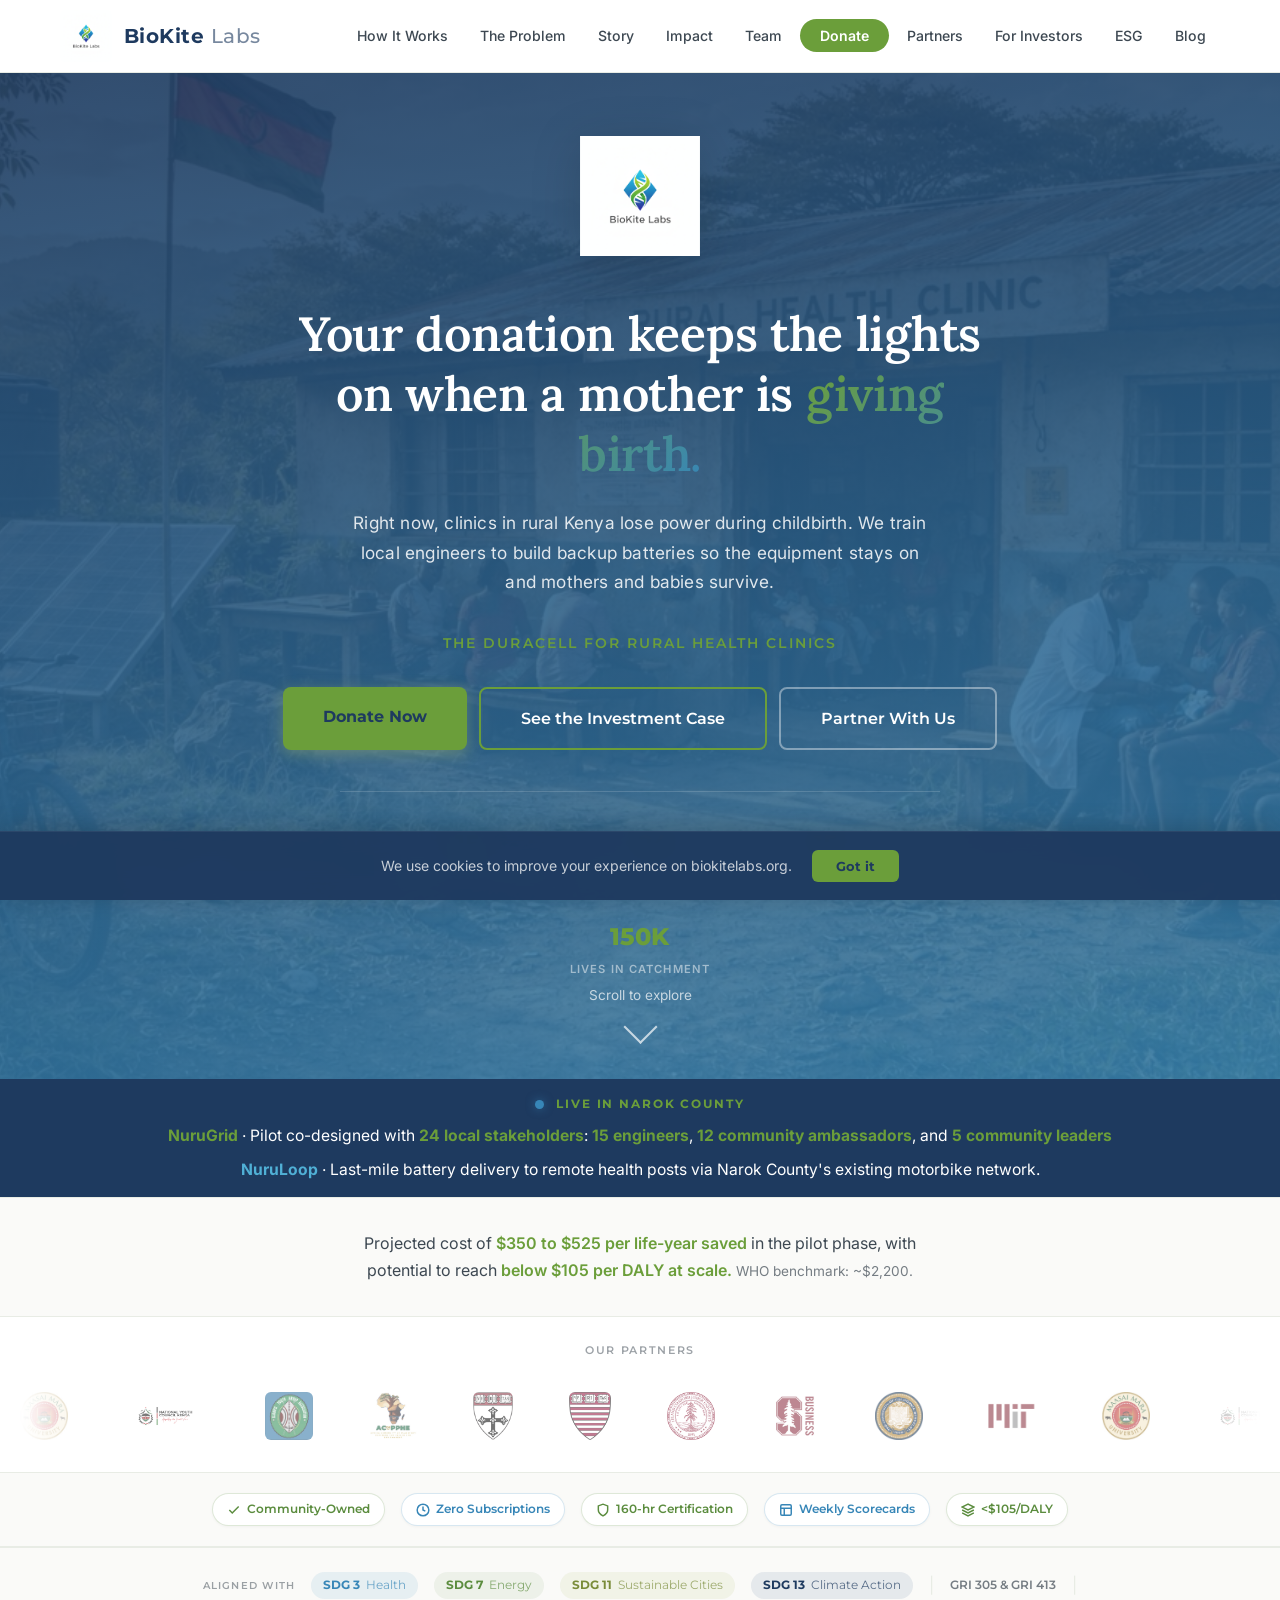
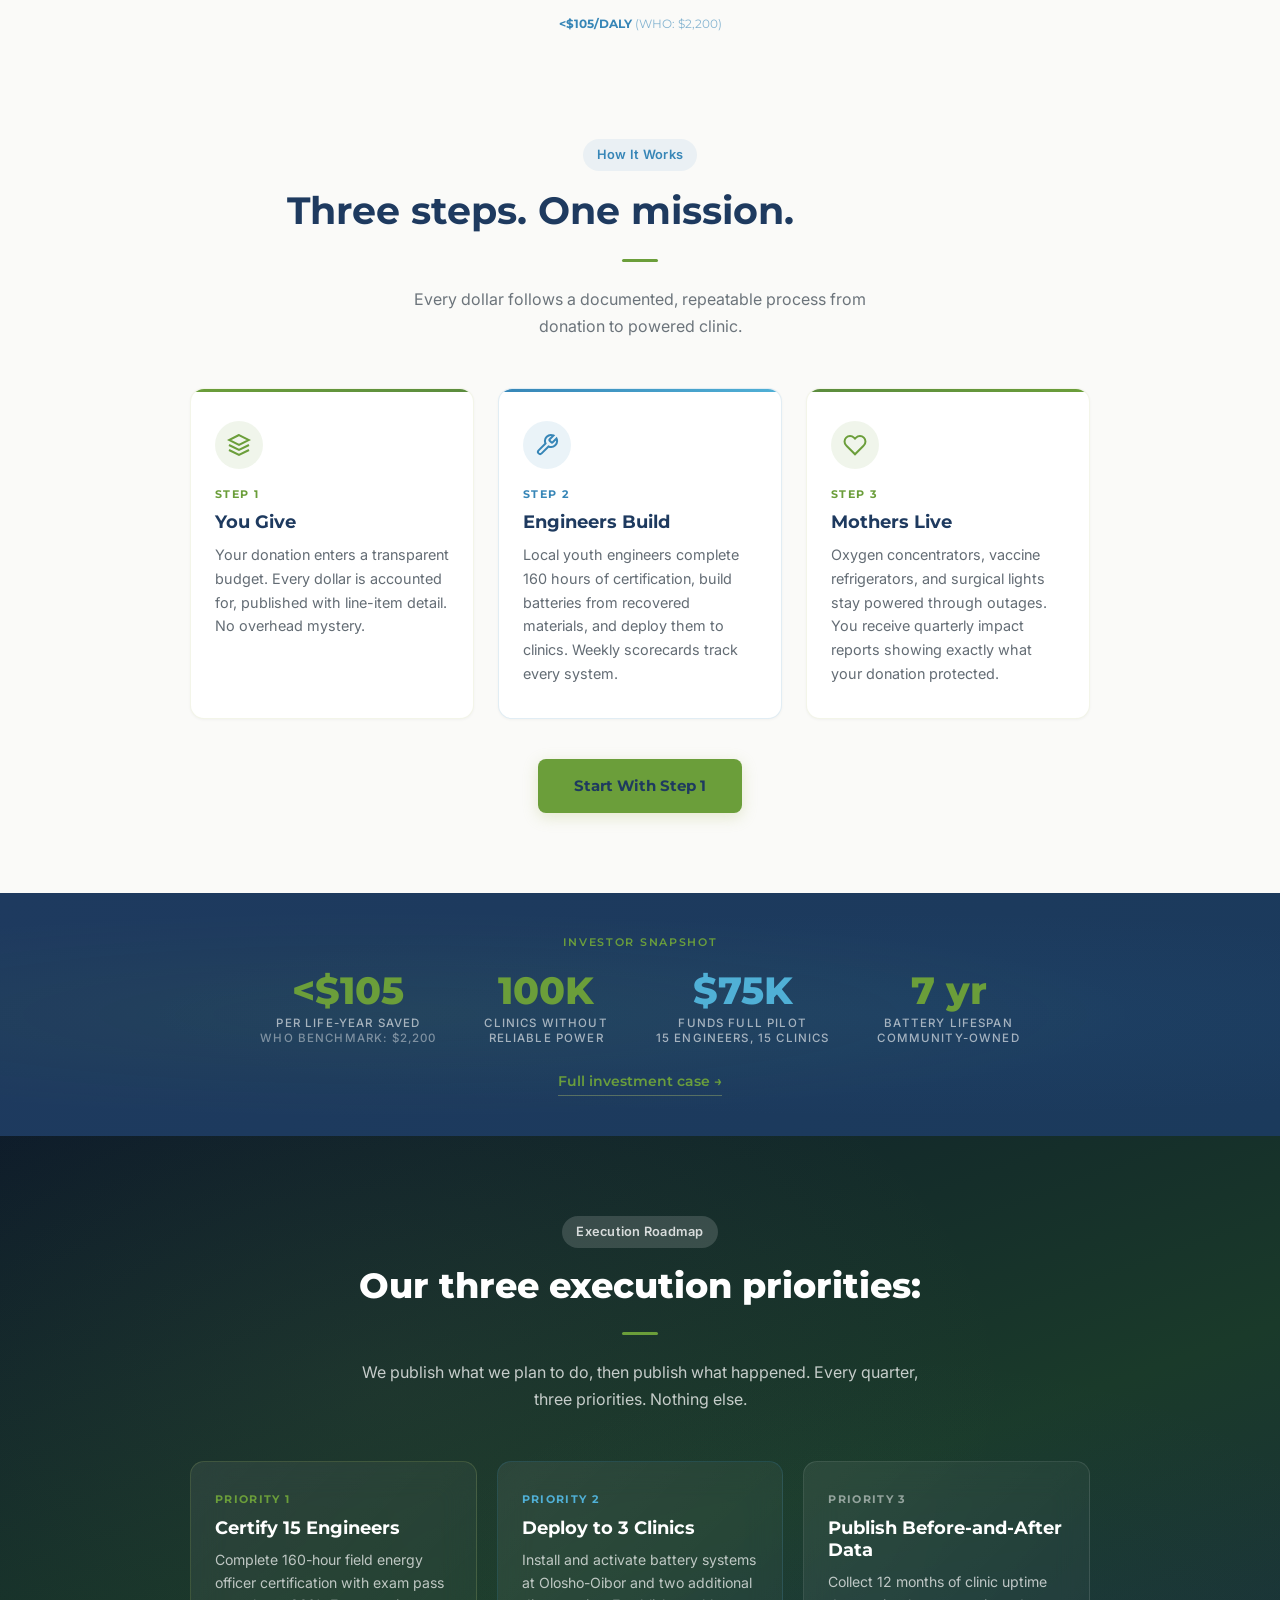
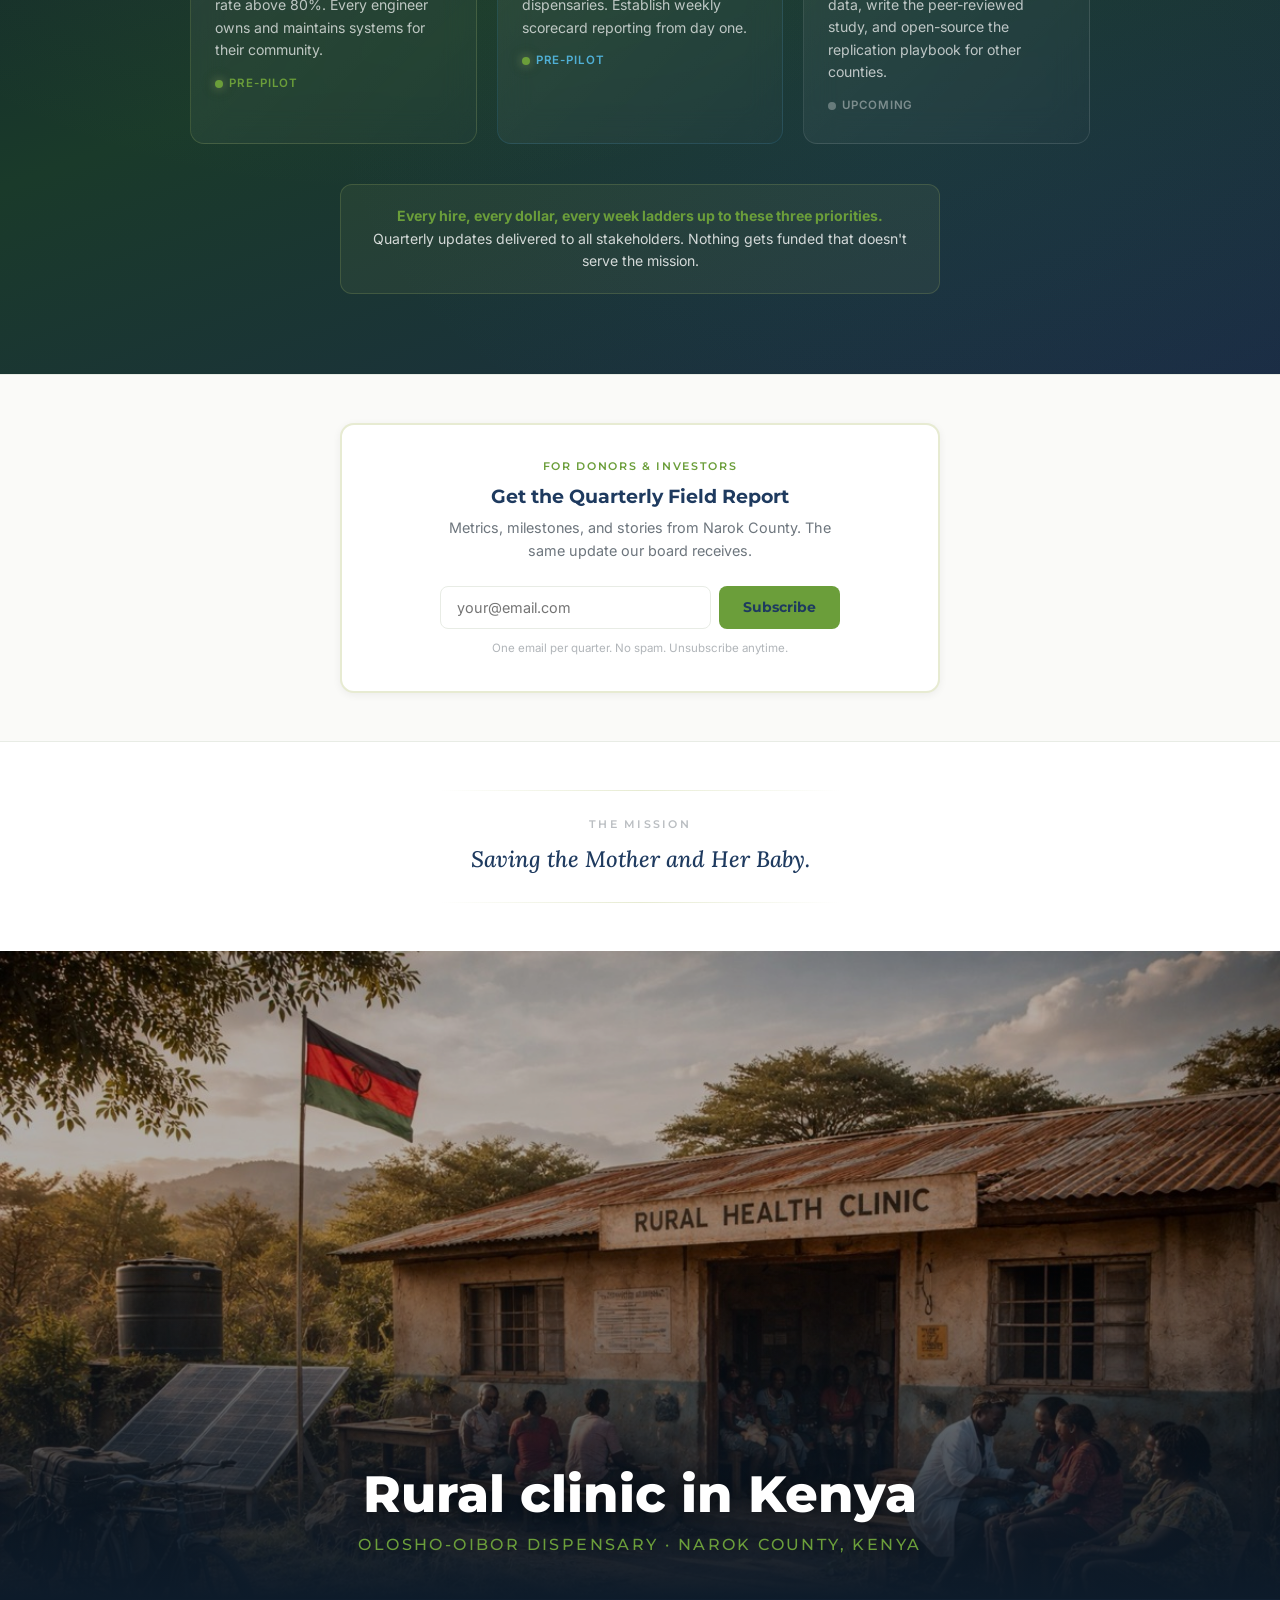
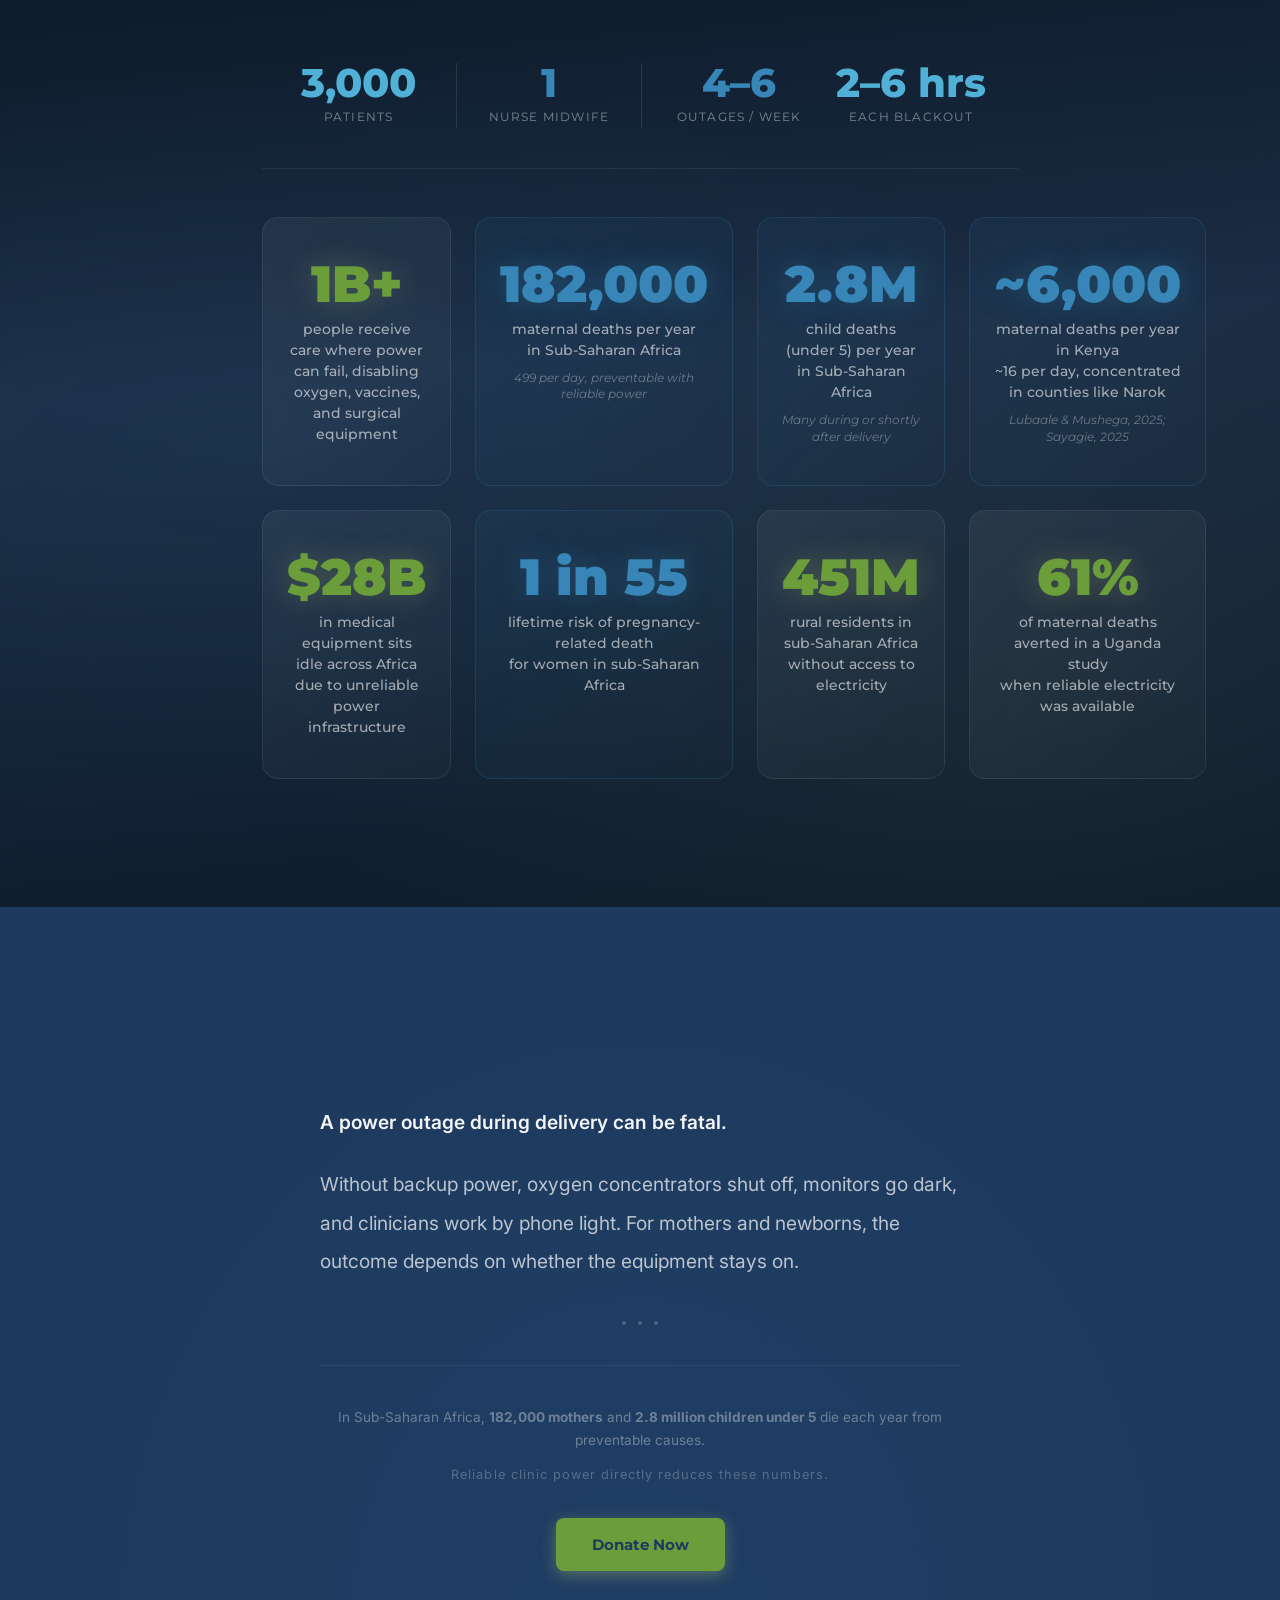
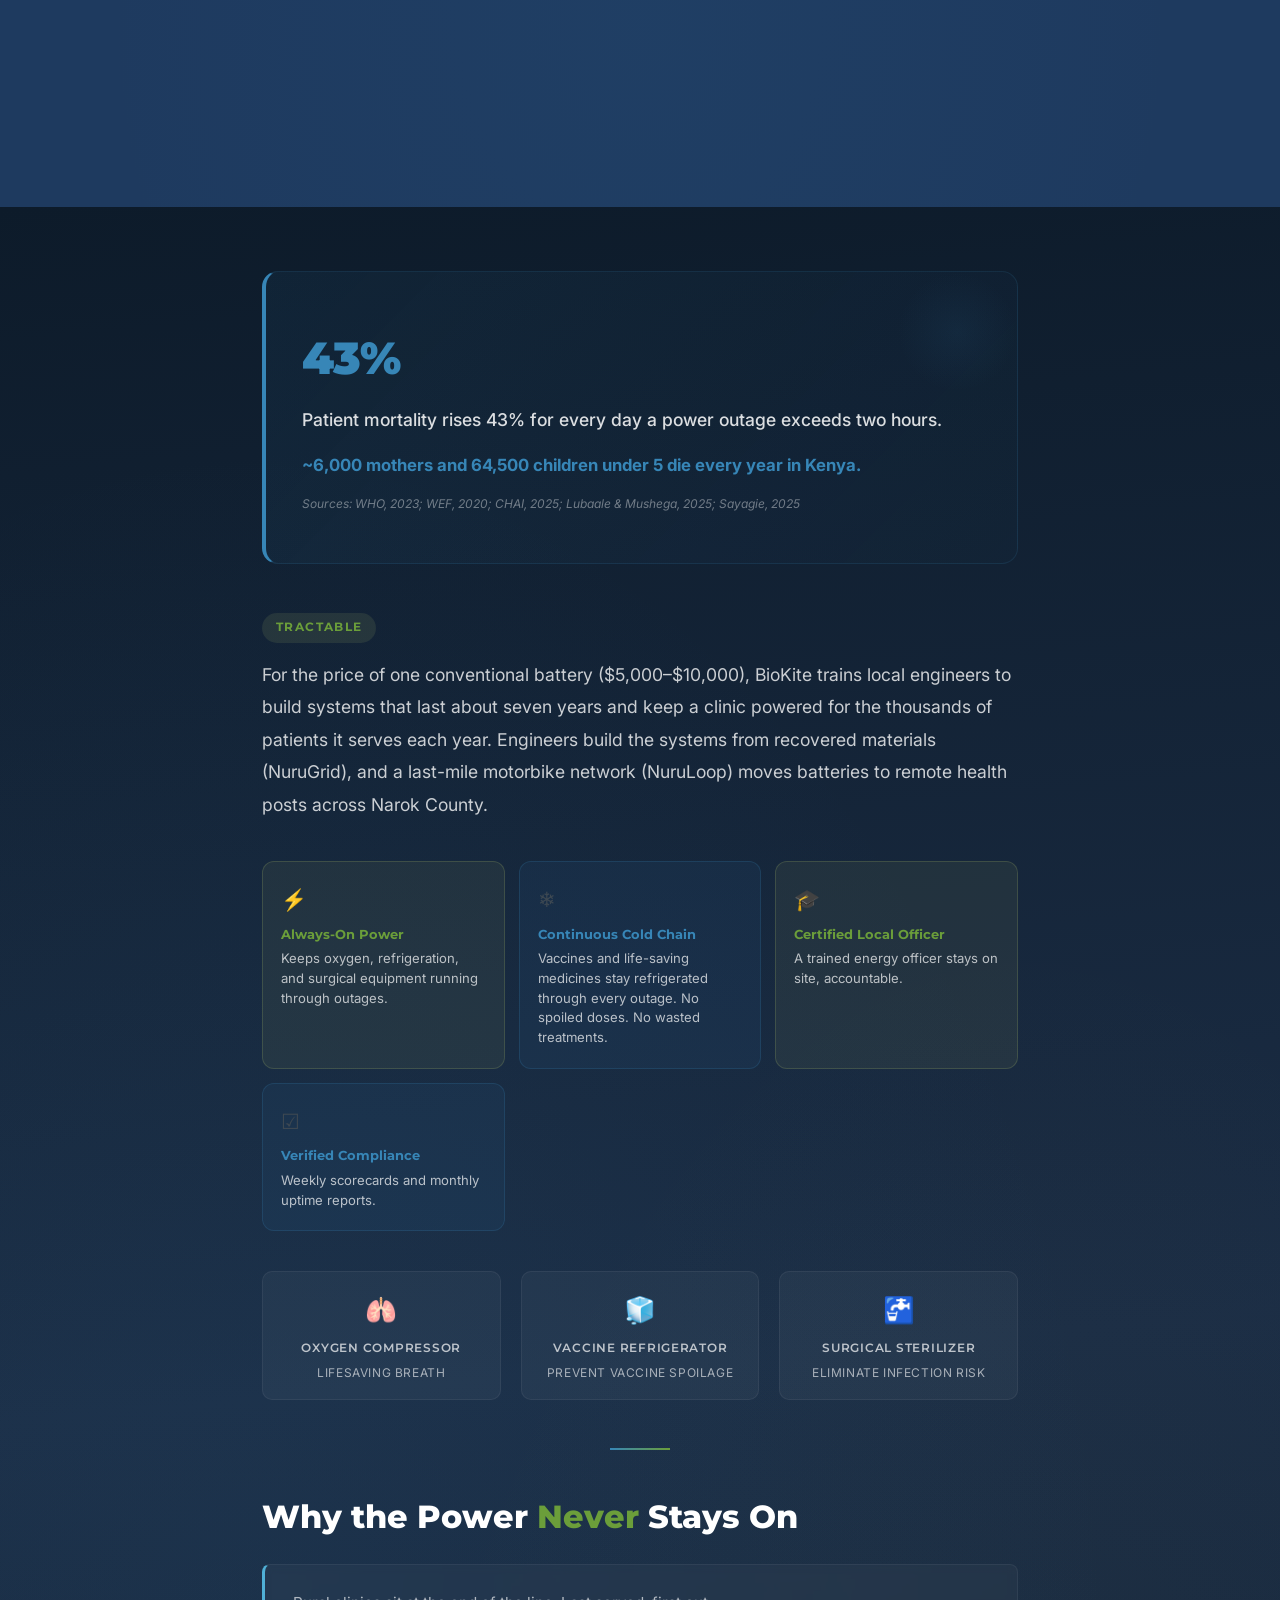
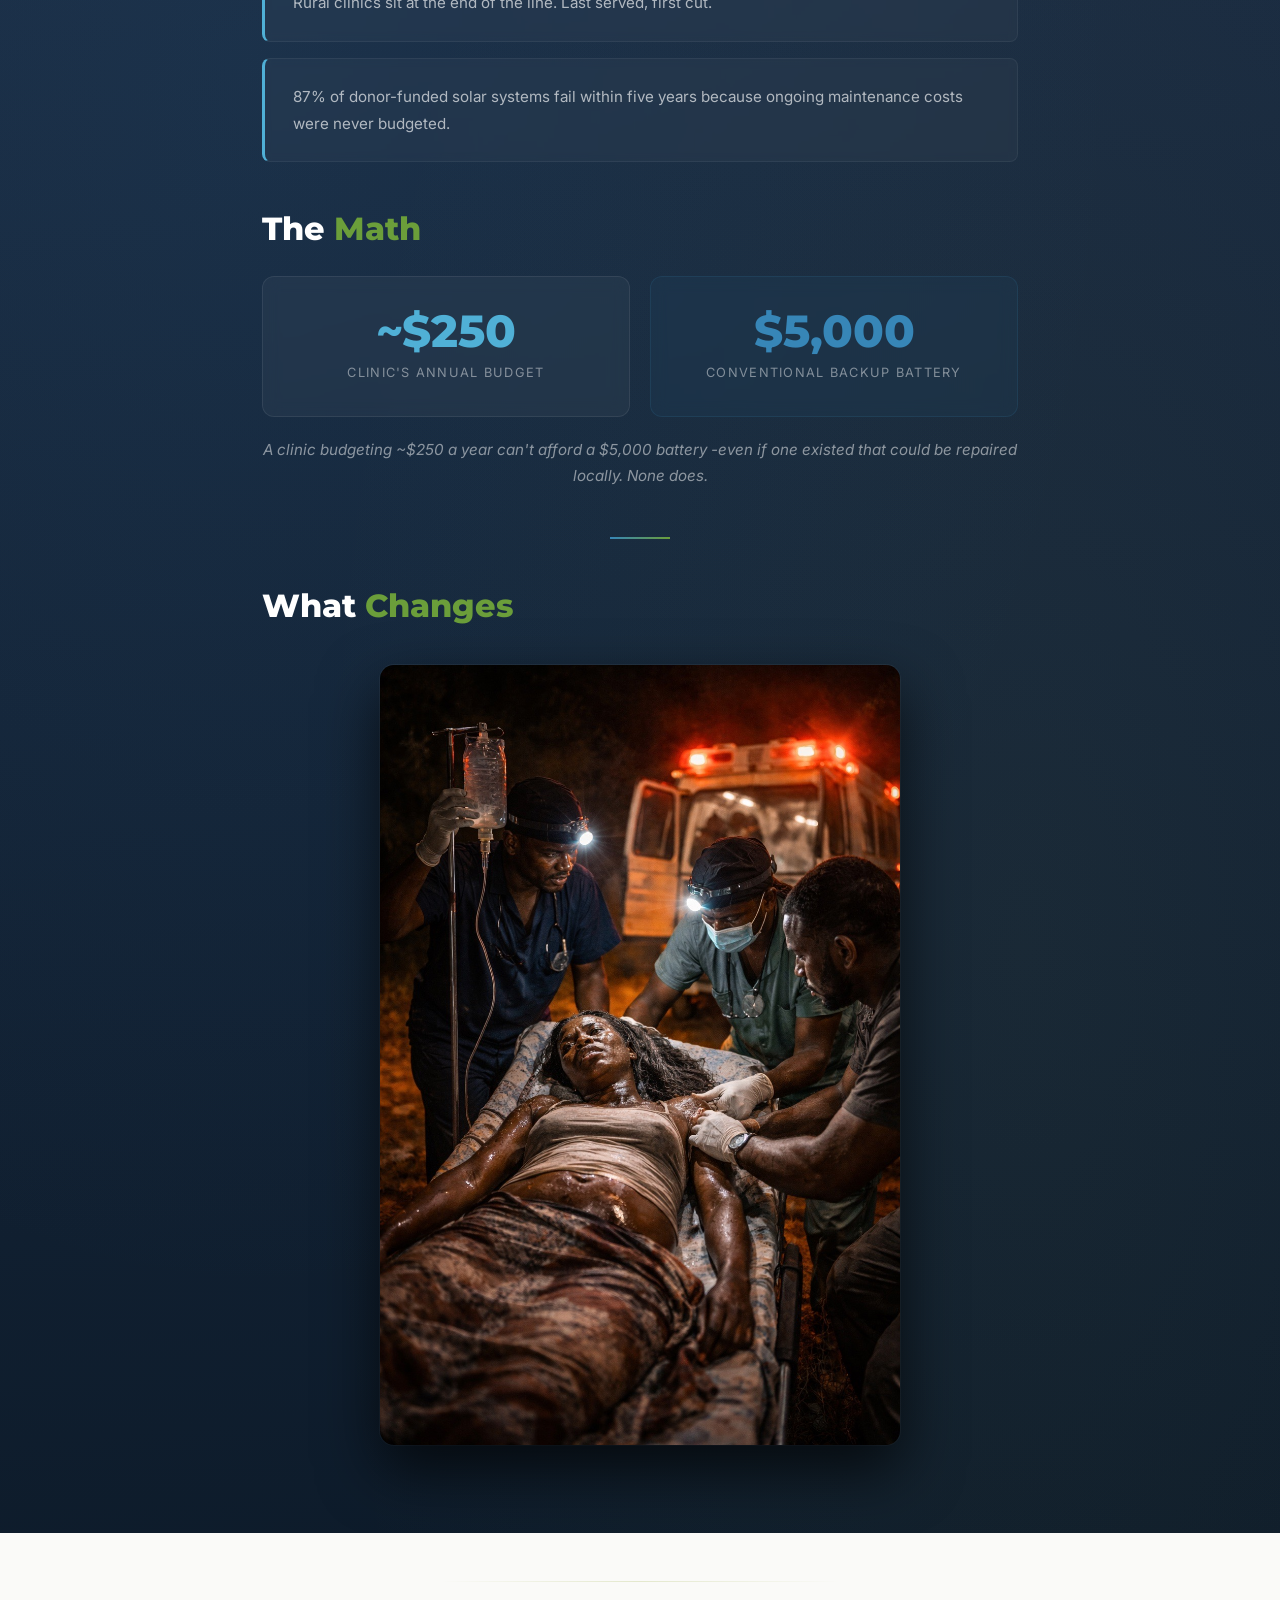
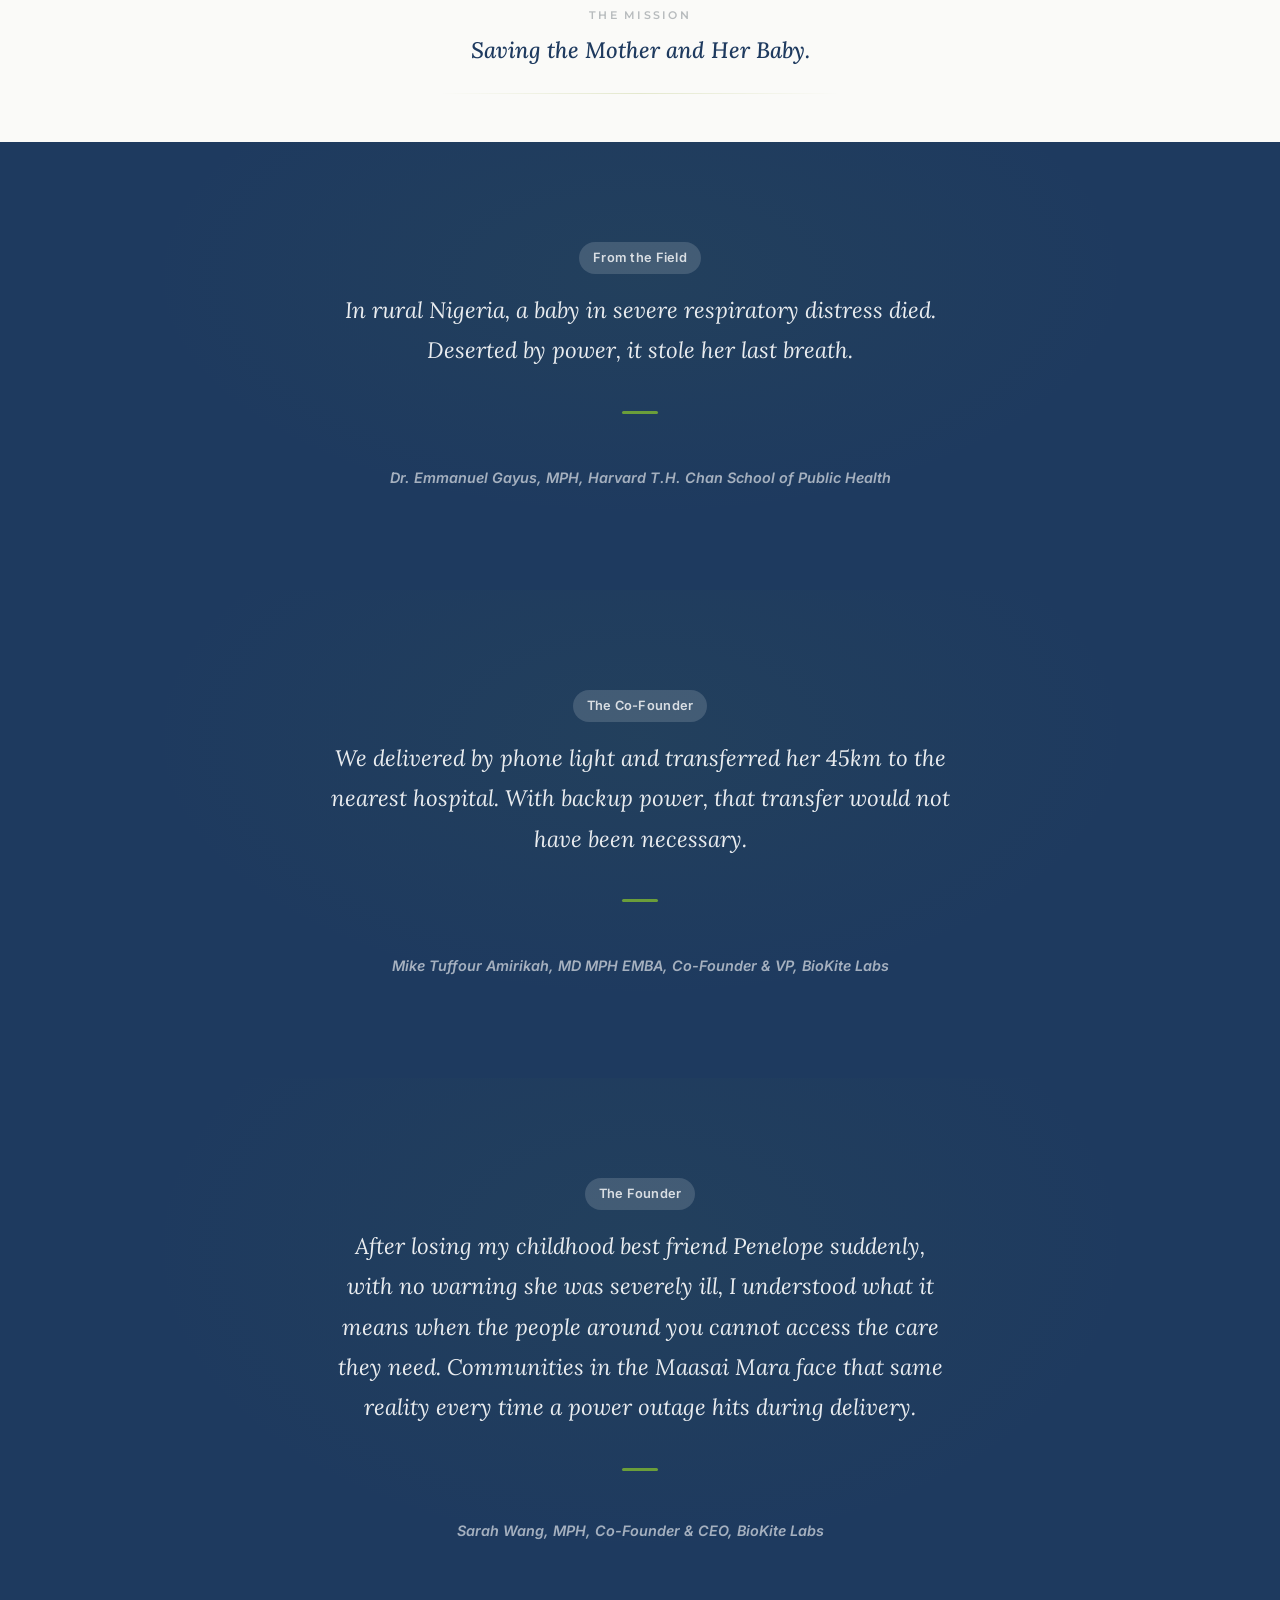
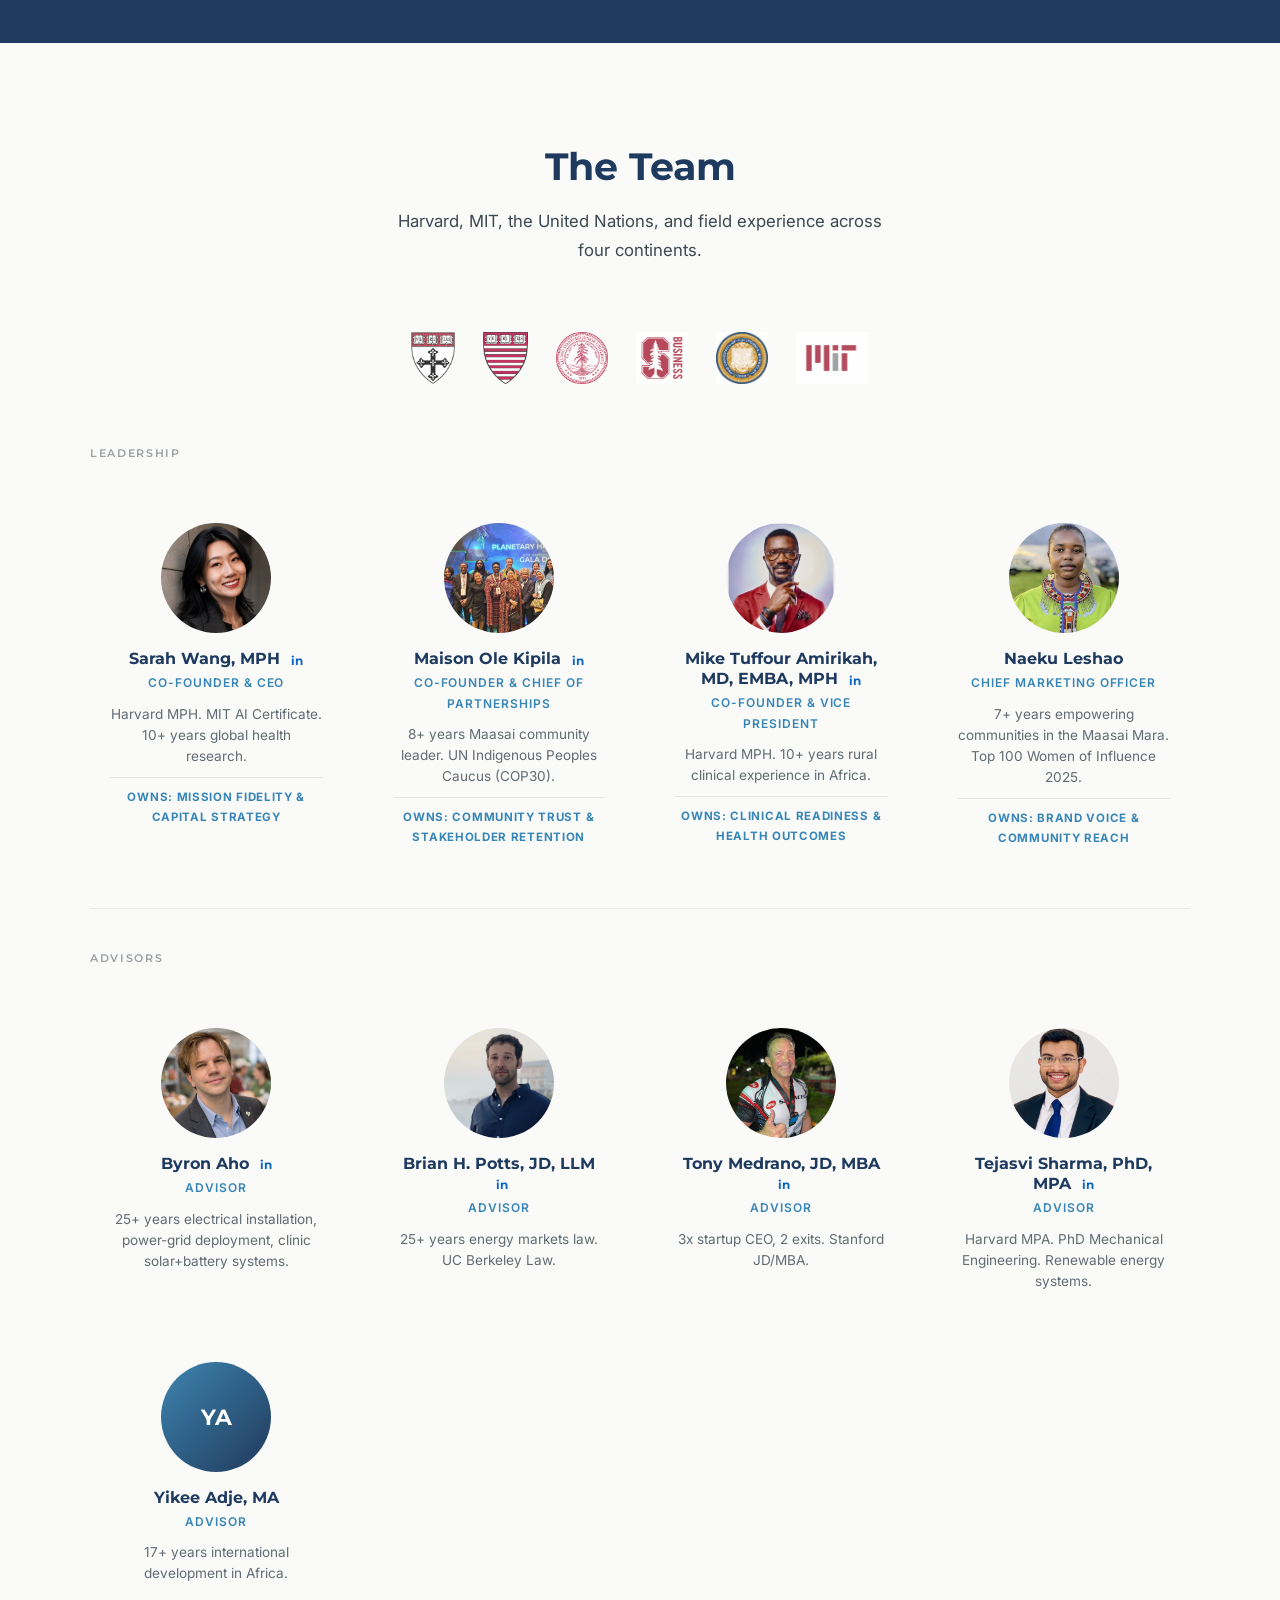
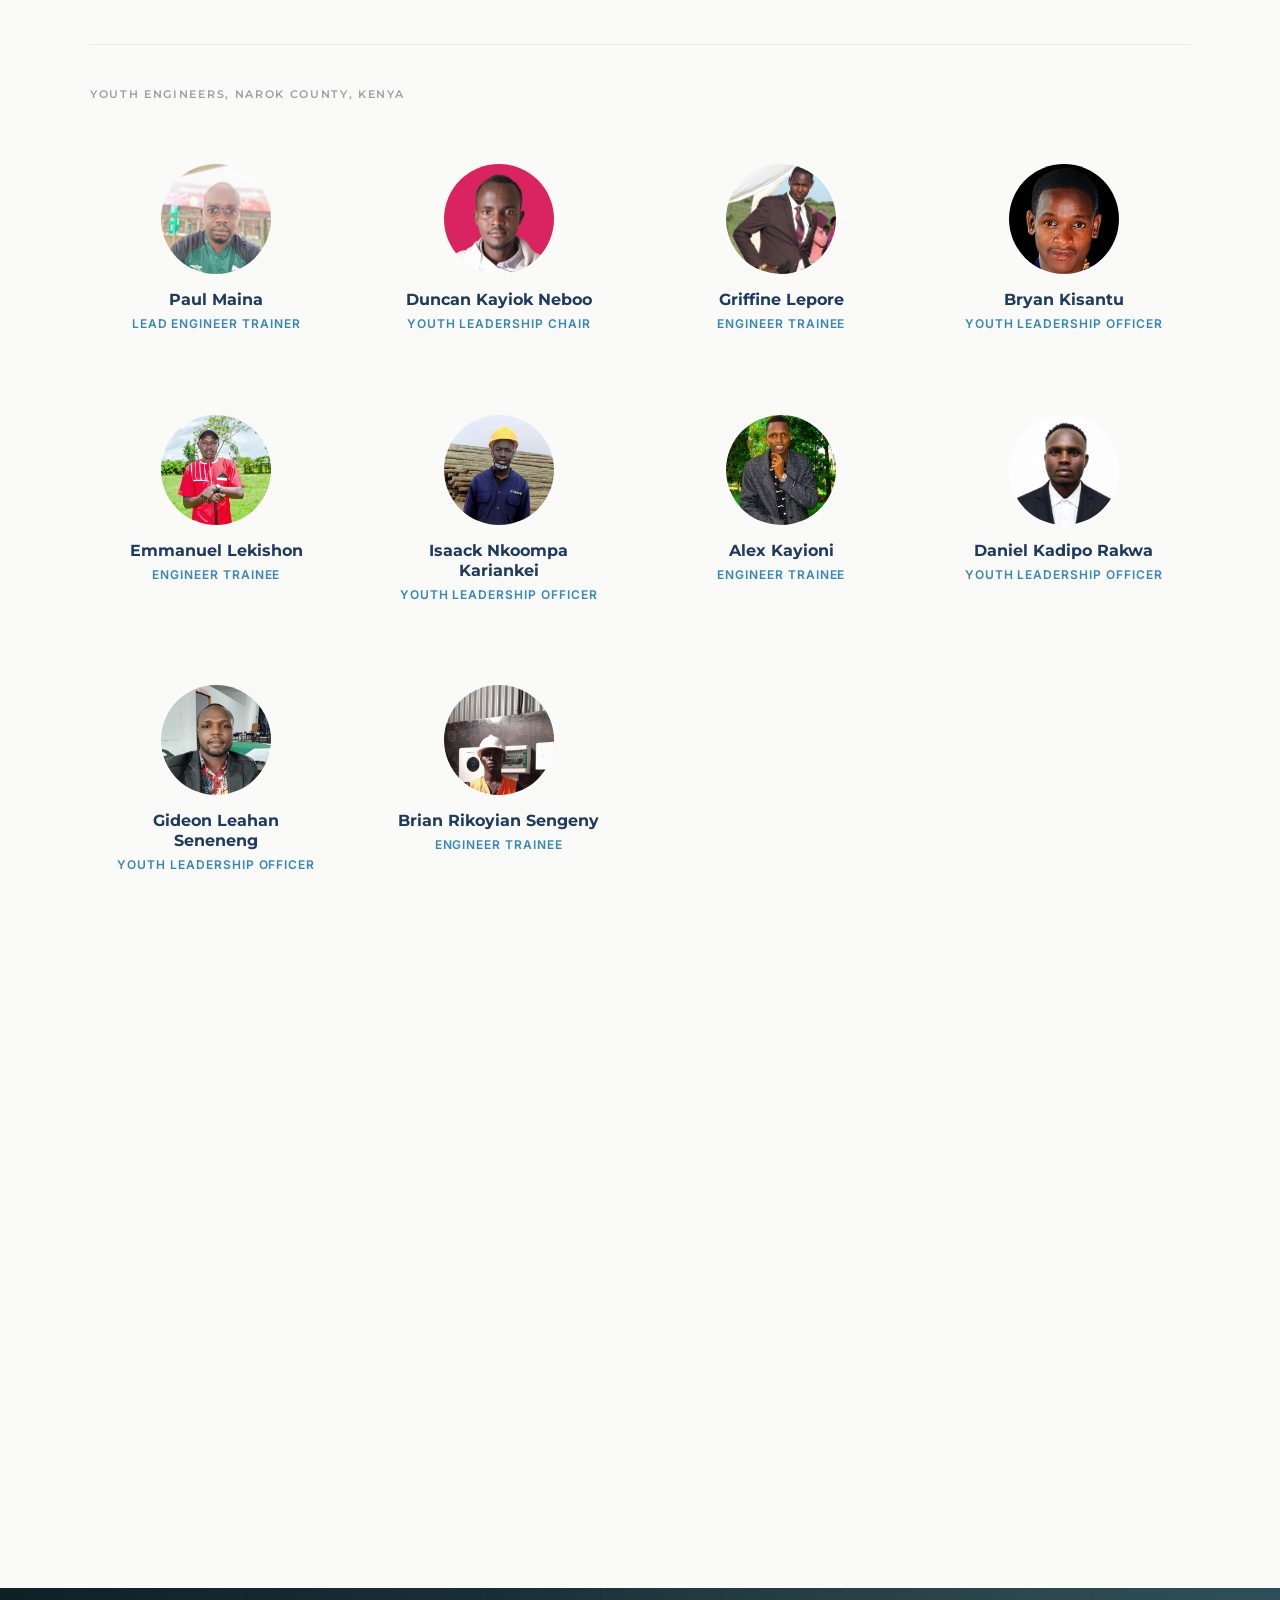
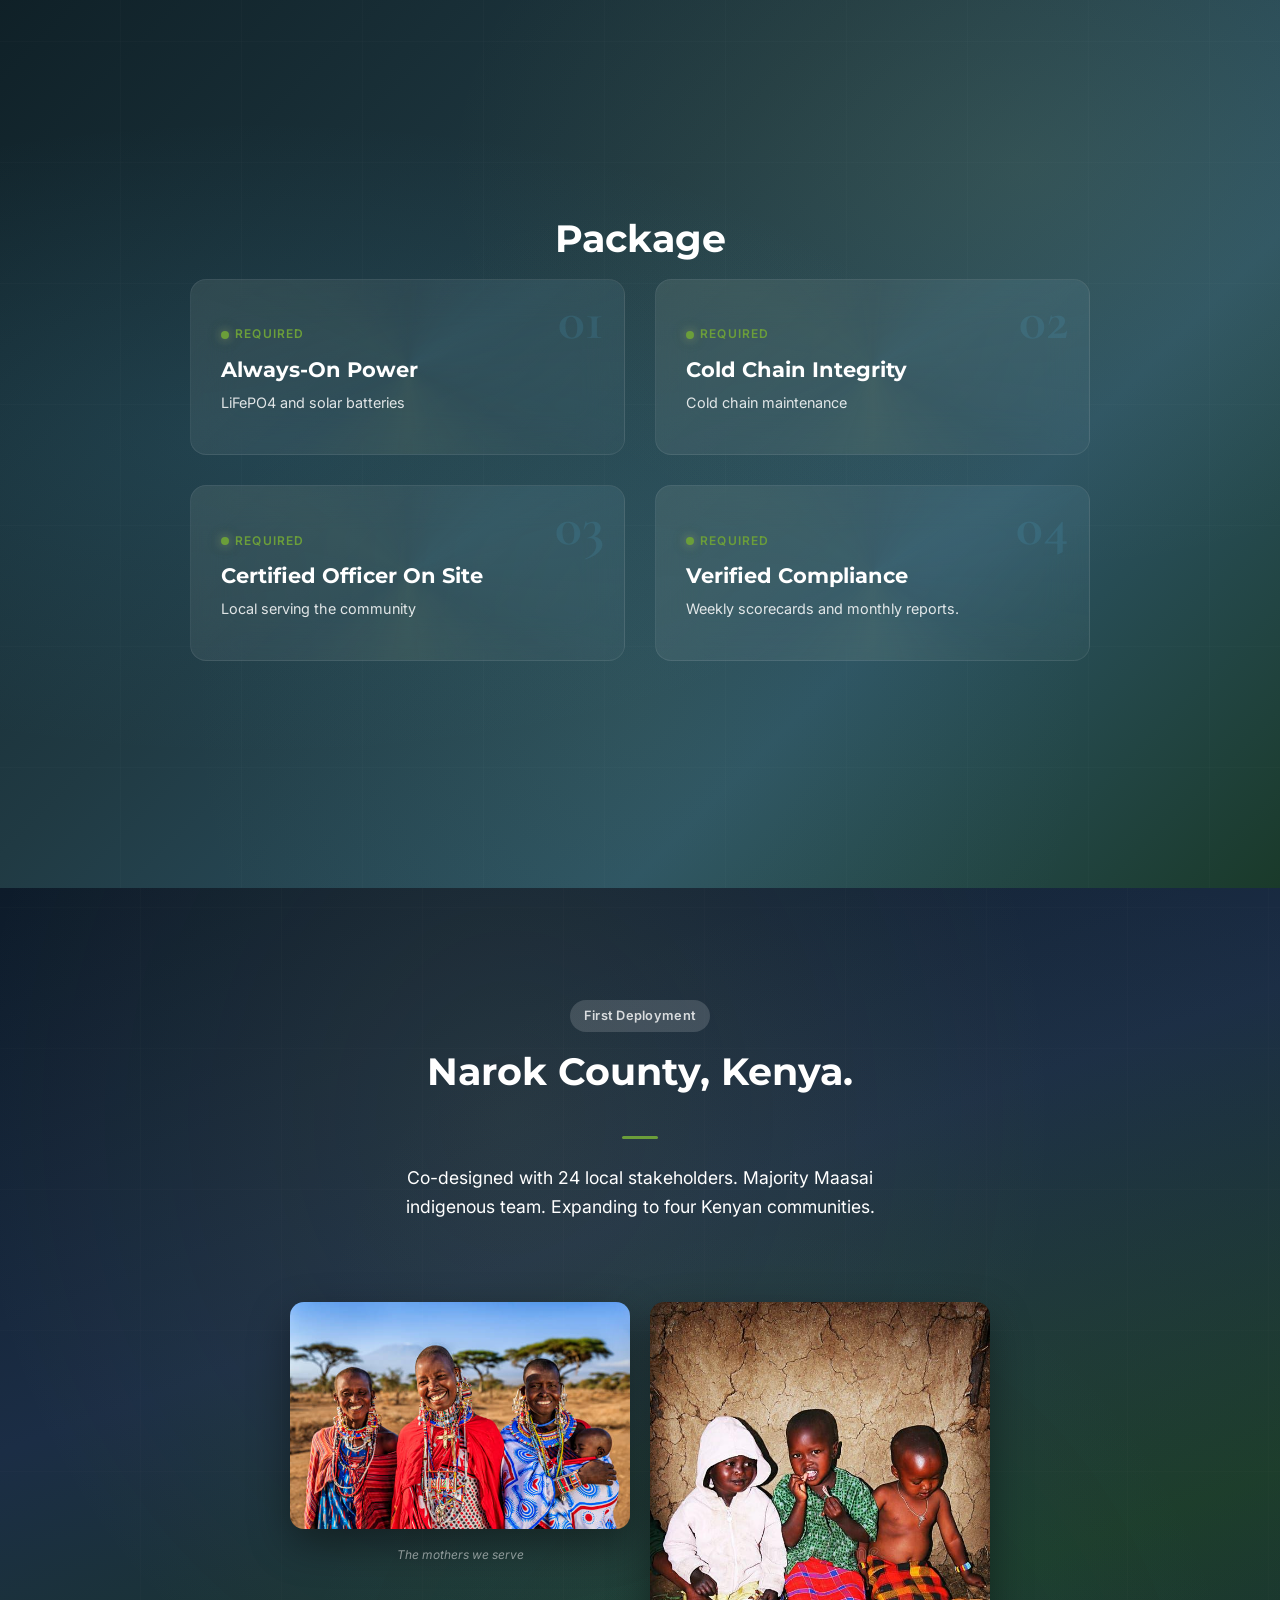
<file: index.html>
<!DOCTYPE html>
<html lang="en">
<head>
    <meta charset="UTF-8">
    <meta name="viewport" content="width=device-width, initial-scale=1.0">
    <title>BioKite Labs | Duracell for Rural Health Clinics</title>
    <meta name="description" content="BioKite equips local engineers to build backup batteries for rural clinics so mothers and babies survive childbirth during power outages. Narok County, Kenya.">
    <meta name="keywords" content="rural clinic power, backup battery Kenya, maternal mortality, BioKite Labs, NuruGrid, NuruLoop, Narok County, community-owned energy, Maasai Mara, health clinic solar, DALY cost-effective, SDG 3 SDG 7, donate rural health, Africa clinic electricity">
    <meta name="author" content="BioKite Labs">
    <meta name="robots" content="index, follow">
    <link rel="icon" type="image/png" href="logo.png">
    <link rel="canonical" href="https://biokitelabs.org/">

    <!-- DNS Prefetch -->
    <link rel="dns-prefetch" href="https://fonts.googleapis.com">
    <link rel="dns-prefetch" href="https://videos.pexels.com">
    <link rel="dns-prefetch" href="https://buy.stripe.com">
    <link rel="dns-prefetch" href="https://donate.stripe.com">

    <!-- Open Graph -->
    <meta property="og:title" content="BioKite Labs | Duracell for Rural Health Clinics">
    <meta property="og:description" content="Mission: Saving the Mother and Her Baby. We equip local African engineers to build batteries for hospitals so that mothers and babies survive childbirth during power outages. Narok County, Kenya.">
    <meta property="og:image" content="https://biokitelabs.org/nuruloop-rider-savanna.jpg">
    <meta property="og:url" content="https://biokitelabs.org/">
    <meta property="og:type" content="website">
    <meta property="og:site_name" content="BioKite Labs">

    <!-- Twitter Card -->
    <meta name="twitter:card" content="summary_large_image">
    <meta name="twitter:title" content="BioKite Labs | Duracell for Rural Health Clinics">
    <meta name="twitter:description" content="Mission: Saving the Mother and Her Baby. We equip local African engineers to build batteries for hospitals so that mothers and babies survive childbirth during power outages. Narok County, Kenya.">
    <meta name="twitter:image" content="https://biokitelabs.org/nuruloop-rider-savanna.jpg">
    <link rel="preconnect" href="https://fonts.googleapis.com">
    <link rel="preconnect" href="https://fonts.gstatic.com" crossorigin>
    <link href="https://fonts.googleapis.com/css2?family=Montserrat:wght@500;600;700;800&family=Inter:wght@400;500;600&family=Lora:ital,wght@0,400;0,500;0,600;1,400&family=Cormorant+Garamond:ital,wght@0,600;0,700;1,400&display=swap" rel="stylesheet">
    <meta name="theme-color" content="#FFFFFF">
    <link rel="stylesheet" href="styles.css">
    <style>
        :root {
            --biokite-blue: #3786B7;
            --sky-blue: #50B0D6;
            --kite-green: #5B8C3E;
            --lime-green: #6B9E3A;
            --deep-navy: #1E3A5F;
            --charcoal: #3D4852;
            --light-gray: #E8ECE5;
            --off-white: #FAFAF8;
            --dark-bg: #1E3A5F;
            --white: #FFFFFF;
            --warm-cream: #F7F5F0;
            --shadow-sm: 0 1px 3px rgba(0,0,0,0.04);
            --shadow-md: 0 2px 8px rgba(0,0,0,0.06);
            --shadow-lg: 0 4px 16px rgba(0,0,0,0.08);
            --shadow-xl: 0 8px 24px rgba(0,0,0,0.1);
        }

        * { margin: 0; padding: 0; box-sizing: border-box; }
        html { scroll-behavior: smooth; font-size: 16px; }
        body { font-family: 'Inter', -apple-system, BlinkMacSystemFont, 'Segoe UI', sans-serif; color: var(--charcoal); background: var(--white); line-height: 1.7; overflow-x: hidden; -webkit-font-smoothing: antialiased; }
        h1, h2, h3, h4 { font-family: 'Montserrat', sans-serif; font-weight: 700; line-height: 1.25; color: var(--deep-navy); }
        a { text-decoration: none; color: inherit; }

        /* ─── NAV ─── */
        nav {
            position: fixed; top: 0; left: 0; right: 0; z-index: 100;
            background: var(--white);
            box-shadow: none; transition: box-shadow 0.3s;
            border-bottom: 1px solid var(--light-gray);
        }
        nav.scrolled { box-shadow: 0 1px 8px rgba(0,0,0,0.06); }
        .nav-inner {
            max-width: 1200px; margin: 0 auto;
            display: flex; align-items: center; justify-content: space-between;
            padding: 0 20px; height: 72px;
        }
        .nav-logo { display: flex; align-items: center; gap: 12px; text-decoration: none; }
        .nav-logo img { height: 52px; width: auto; border-radius: 6px; }
        .nav-logo-text { font-family: 'Montserrat', sans-serif; font-size: 1.25rem; font-weight: 700; color: var(--deep-navy); letter-spacing: 0.5px; font-style: normal; }
        .nav-logo-text .labs { font-weight: 500; opacity: 0.6; }
        .nav-links { display: flex; gap: 4px; list-style: none; align-items: center; }
        .nav-links a { text-decoration: none; color: var(--charcoal); font-size: 0.88rem; font-weight: 500; padding: 8px 14px; border-radius: 6px; transition: all 0.2s; text-align: center; }
        .nav-links a:hover { color: var(--deep-navy); background: var(--off-white); }
        .nav-links a.active { color: var(--deep-navy); background: var(--off-white); }
        .nav-links a.nav-donate { background: var(--lime-green); color: var(--white); font-weight: 600; border-radius: 20px; padding: 8px 20px; }
        .nav-links a.nav-donate:hover { background: #5a8e34; }
        .donate-card { transition: all 0.3s cubic-bezier(0.25, 0.46, 0.45, 0.94); }
        .donate-card:hover, .donate-card:focus-visible { transform: translateY(-4px); box-shadow: 0 12px 30px rgba(0,0,0,0.35), 0 0 20px rgba(175,190,106,0.1); border-color: var(--lime-green) !important; cursor: pointer; background: rgba(255,255,255,0.12) !important; outline: 2px solid var(--lime-green); outline-offset: 2px; }
        #backToTop:hover { background: var(--biokite-blue); transform: translateY(-2px); }
        .story-separator { width: 60px; height: 2px; background: linear-gradient(90deg, transparent, var(--lime-green), transparent); margin: 0 auto; }

        /* ─── PROGRESS BAR ─── */
        .progress-wrap { max-width: 500px; width: 100%; margin: 0 auto 2rem; }
        .progress-bar-bg { width: 100%; height: 12px; background: rgba(255,255,255,0.15); border-radius: 6px; overflow: hidden; }
        .progress-bar-fill { height: 100%; background: linear-gradient(90deg, var(--lime-green), var(--kite-green)); border-radius: 6px; width: 0%; transition: width 2s ease-out; }
        .progress-labels { display: flex; justify-content: space-between; margin-top: 8px; font-size: 0.85rem; }

        /* ─── COUNTER ANIMATION ─── */
        .stat-card .num { opacity: 0; transition: opacity 0.5s; }
        .stat-card .num.counted { opacity: 1; }
        .hamburger { display: none; background: none; border: none; cursor: pointer; padding: 5px; }
        .hamburger span { display: block; width: 25px; height: 3px; background: var(--deep-navy); margin: 5px 0; border-radius: 2px; transition: all 0.3s; transform-origin: center; }
        .hamburger.active span:nth-child(1) { transform: rotate(45deg) translate(7px, 7px); }
        .hamburger.active span:nth-child(2) { opacity: 0; }
        .hamburger.active span:nth-child(3) { transform: rotate(-45deg) translate(7px, -7px); }

        /* ─── PANELS ─── */
        .panel {
            min-height: 100vh; display: flex; flex-direction: column;
            align-items: center; justify-content: center; padding: 100px 20px; position: relative;
        }
        .panel-mid { min-height: auto; display: flex; flex-direction: column; align-items: center; justify-content: center; padding: 100px 20px; }
        .panel-short { min-height: auto; padding: 100px 20px; }

        /* ─── REUSABLE ─── */
        .section-tag { display: inline-block; padding: 5px 14px; background: rgba(55,134,183,0.08); color: var(--biokite-blue); font-size: 0.8rem; font-weight: 600; border-radius: 20px; margin-bottom: 16px; letter-spacing: 0.02em; }
        .section-tag.light { background: rgba(255,255,255,0.15); color: rgba(255,255,255,0.8); }
        .section-title { font-size: clamp(1.8rem, 4vw, 2.4rem); font-weight: 700; max-width: 700px; line-height: 1.25; margin-bottom: 16px; color: var(--deep-navy); }
        .section-sub { font-size: 1.05rem; color: var(--charcoal); opacity: 0.75; max-width: 500px; line-height: 1.7; font-weight: 400; text-align: center; }
        .brand-bar { width: 36px; height: 3px; background: var(--lime-green); margin: 1.5rem auto; border-radius: 2px; }
        .highlight { color: var(--lime-green); }

        /* ─── HERO ─── */
        .hero { text-align: center; position: relative; padding-top: 72px; overflow: hidden; }
        .hero-video { position: absolute; inset: 0; z-index: -3; overflow: hidden; }
        .hero-video video { width: 100%; height: 100%; object-fit: cover; }
        .hero-bg { position: absolute; inset: 0; background: linear-gradient(170deg, rgba(30,58,95,0.92) 0%, rgba(55,134,183,0.85) 100%); z-index: -2; }
        .hero-bg::after { content: none; }
        .hero { color: var(--white); }
        .hero-logo { margin-top: 4rem; margin-bottom: 2.5rem; }
        .hero-logo img { height: 120px; width: auto; filter: drop-shadow(0 8px 24px rgba(0,0,0,0.15)); animation: float 8s ease-in-out infinite; }
        @keyframes float { 0%, 100% { transform: translateY(0); } 50% { transform: translateY(-12px); } }
        .hero h1 { font-family: 'Lora', serif; font-size: clamp(2rem, 5vw, 3rem); font-weight: 600; color: var(--white); line-height: 1.25; max-width: 720px; margin: 0 auto 1.5rem; letter-spacing: -0.3px; }

        /* ─── CREDIBILITY BAR ─── */
        .cred-bar { display: flex; justify-content: center; gap: 32px; flex-wrap: wrap; margin-top: 2.5rem; padding-top: 2rem; border-top: 1px solid rgba(255,255,255,0.15); max-width: 600px; }
        .cred-item { text-align: center; }
        .cred-item .cred-num { font-family: 'Montserrat', sans-serif; font-size: 1.5rem; font-weight: 800; color: var(--lime-green); }
        .cred-item .cred-label { font-size: 0.7rem; text-transform: uppercase; letter-spacing: 0.1em; color: rgba(255,255,255,0.5); font-weight: 600; margin-top: 2px; }

        /* ─── BUDGET ROW HOVER ─── */
        .budget-row { transition: background 0.2s; }
        .budget-row:hover { background: rgba(175,190,106,0.06); }
        .hero-descriptor { font-size: clamp(0.95rem, 1.6vw, 1.08rem); color: rgba(255,255,255,0.85); font-weight: 400; margin: 0 auto 1.5rem; font-family: 'Inter', sans-serif; letter-spacing: 0.2px; max-width: 580px; line-height: 1.7; }
        .hero-sub { font-size: clamp(0.95rem, 1.5vw, 1.1rem); color: var(--white); opacity: 0.9; max-width: 520px; margin: 0 auto; line-height: 1.7; font-weight: 400; letter-spacing: 0.2px; }
        .hero-scroll { position: absolute; bottom: 40px; left: 50%; transform: translateX(-50%); display: flex; flex-direction: column; align-items: center; color: var(--white); opacity: 0.7; }
        .hero-scroll span { font-size: 0.85rem; margin-bottom: 8px; }
        .scroll-arrow { width: 24px; height: 24px; border-right: 2px solid var(--white); border-bottom: 2px solid var(--white); transform: rotate(45deg); animation: bounce 2s infinite; }
        @keyframes bounce { 0%, 20%, 50%, 80%, 100% { transform: rotate(45deg) translateY(0); } 40% { transform: rotate(45deg) translateY(-10px); } 60% { transform: rotate(45deg) translateY(-5px); } }

        /* ─── DALY CALLOUT ─── */
        .daly-strip { background: var(--off-white); text-align: center; padding: 2rem 20px; border-top: 1px solid var(--light-gray); border-bottom: 1px solid var(--light-gray); }
        .daly-strip p { font-size: clamp(0.9rem, 1.5vw, 1rem); color: var(--charcoal); font-weight: 400; max-width: 600px; margin: 0 auto; }
        .daly-strip strong { color: var(--lime-green); font-weight: 600; }

        /* ─── LIVE NOW STRIP ─── */
        .live-strip { background: var(--deep-navy); border-top: none; border-bottom: none; padding: 1rem 20px; }
        .live-inner { max-width: 1000px; margin: 0 auto; display: flex; flex-direction: column; align-items: center; justify-content: center; gap: 10px; text-align: center; font-family: 'Inter', sans-serif; font-size: clamp(0.85rem, 1.5vw, 0.98rem); color: rgba(255,255,255,0.9); line-height: 1.5; }
        .live-row { display: flex; align-items: center; justify-content: center; gap: 12px; flex-wrap: wrap; }
        .live-dot { width: 9px; height: 9px; border-radius: 50%; background: var(--biokite-blue); box-shadow: 0 0 10px rgba(55,134,183,0.6); animation: live-pulse 1.8s ease-in-out infinite; flex-shrink: 0; }
        @keyframes live-pulse { 0%, 100% { opacity: 1; transform: scale(1); } 50% { opacity: 0.5; transform: scale(0.85); } }
        .live-label { font-family: 'Montserrat', sans-serif; font-weight: 700; font-size: 0.78rem; letter-spacing: 0.15em; text-transform: uppercase; color: var(--lime-green); }
        .live-sep { color: rgba(255,255,255,0.3); }
        .live-text { color: #FFFFFF; }
        .live-text strong { font-weight: 700; }
        .live-text strong.grid { color: var(--lime-green); }
        .live-text strong.loop { color: var(--sky-blue); }
        @media (max-width: 600px) {
            .live-inner { gap: 8px; }
            .live-sep { display: none; }
        }

        /* ─── STATS ─── */
        .stats-section { background: var(--off-white); padding: 60px 20px; }
        .stats-grid { display: grid; grid-template-columns: repeat(3, 1fr); gap: 24px; max-width: 800px; margin: 0 auto; }
        .stat-card { text-align: center; padding: 30px 20px; background: var(--white); border-radius: 12px; box-shadow: var(--shadow-sm); }
        .stat-card .num { font-family: 'Montserrat', sans-serif; font-size: 2rem; font-weight: 800; color: var(--biokite-blue); margin-bottom: 8px; }
        .stat-card .label { font-size: 0.85rem; color: var(--charcoal); opacity: 0.8; }

        /* ─── STORY ─── */
        .story { background: var(--deep-navy); text-align: center; position: relative; overflow: hidden; }
        .story::before { content: ''; position: absolute; inset: 0; background: radial-gradient(ellipse at 50% 30%, rgba(107,158,58,0.06) 0%, transparent 55%); pointer-events: none; }
        .story-text { max-width: 620px; font-family: 'Lora', serif; font-size: clamp(1.15rem, 2.2vw, 1.4rem); line-height: 1.8; font-weight: 400; color: rgba(255,255,255,0.9); position: relative; z-index: 1; font-style: italic; }
        .story-text strong { font-weight: 600; color: var(--white); }

        /* ─── CONTRAST ─── */
        .contrast-grid { display: grid; grid-template-columns: 1fr 1fr; max-width: 960px; width: 100%; border-radius: 16px; overflow: hidden; box-shadow: var(--shadow-lg); }
        .contrast-col { padding: 40px; }
        .contrast-col.before { background: var(--dark-bg); color: var(--white); }
        .contrast-col.after { background: var(--white); color: var(--charcoal); }
        .contrast-label { font-family: 'Montserrat', sans-serif; font-size: 0.75rem; text-transform: uppercase; letter-spacing: 0.12em; font-weight: 600; margin-bottom: 20px; }
        .before .contrast-label { color: rgba(255,255,255,0.5); }
        .after .contrast-label { color: var(--biokite-blue); }
        .contrast-col h3 { font-size: 1.5rem; font-weight: 700; margin-bottom: 20px; line-height: 1.2; }
        .before h3 { color: var(--white); }
        .after h3 { color: var(--deep-navy); }
        .contrast-list { list-style: none; display: flex; flex-direction: column; gap: 14px; }
        .contrast-list li { display: flex; align-items: flex-start; gap: 10px; font-size: 0.95rem; line-height: 1.5; }
        .before .contrast-list li { color: rgba(255,255,255,0.7); }
        .after .contrast-list li { color: var(--charcoal); opacity: 0.8; }
        .contrast-list .icon { font-size: 1.1rem; line-height: 1.4; flex-shrink: 0; }

        /* ─── KIT / PILLARS ─── */
        .kit { background: linear-gradient(160deg, #0d1b2a 0%, #162a3a 30%, #1a3a2a 60%, #1b2d45 100%); color: var(--white); text-align: center; position: relative; overflow: hidden; }
        .kit::before { content: ''; position: absolute; inset: 0; background: radial-gradient(ellipse at 25% 30%, rgba(55,134,183,0.1) 0%, transparent 50%), radial-gradient(ellipse at 75% 70%, rgba(175,190,106,0.08) 0%, transparent 45%), radial-gradient(ellipse at 50% 50%, rgba(122,159,95,0.04) 0%, transparent 60%); pointer-events: none; }
        .kit::after { content: ''; position: absolute; inset: 0; background: repeating-linear-gradient(90deg, transparent, transparent 150px, rgba(255,255,255,0.01) 150px, rgba(255,255,255,0.01) 151px), repeating-linear-gradient(0deg, transparent, transparent 150px, rgba(255,255,255,0.01) 150px, rgba(255,255,255,0.01) 151px); pointer-events: none; }
        .kit-grid { display: grid; grid-template-columns: repeat(3, 1fr); gap: 30px; max-width: 1100px; width: 100%; margin-top: 1rem; position: relative; z-index: 1; }
        .kit-card {
            background: linear-gradient(135deg, rgba(255,255,255,0.07) 0%, rgba(255,255,255,0.02) 100%); border-radius: 16px; overflow: hidden;
            text-align: left; transition: all 0.4s; border: 1px solid rgba(255,255,255,0.08); backdrop-filter: blur(16px);
        }
        .kit-card:hover { transform: translateY(-6px); box-shadow: 0 20px 40px rgba(0,0,0,0.3), 0 0 20px rgba(80,176,214,0.06); border-color: rgba(80,176,214,0.2); }
        .kit-card-header { padding: 24px 28px; color: var(--white); position: relative; }
        .kit-card:nth-child(1) .kit-card-header { background: linear-gradient(135deg, rgba(55,134,183,0.3), rgba(80,176,214,0.15)); }
        .kit-card:nth-child(2) .kit-card-header { background: linear-gradient(135deg, rgba(122,159,95,0.3), rgba(175,190,106,0.15)); }
        .kit-card:nth-child(3) .kit-card-header { background: linear-gradient(135deg, rgba(46,80,126,0.3), rgba(55,134,183,0.15)); }
        .kit-card-tag { font-size: 0.8rem; opacity: 0.9; margin-bottom: 4px; }
        .kit-card h3 { font-size: 1.4rem; color: var(--white); }
        .kit-card-body { padding: 28px; }
        .kit-card .kit-desc { font-size: 0.9rem; color: rgba(255,255,255,0.78); line-height: 1.6; margin-bottom: 20px; }
        .kit-features { list-style: none; display: flex; flex-direction: column; gap: 10px; }
        .kit-features li { font-size: 0.9rem; color: rgba(255,255,255,0.72); display: flex; align-items: center; gap: 10px; position: relative; padding-left: 0; }
        .kit-features li::before { content: ''; width: 8px; height: 8px; border-radius: 50%; background: var(--lime-green); flex-shrink: 0; box-shadow: 0 0 8px rgba(175,190,106,0.4); }

        /* ─── CERTIFICATION PROGRAM ─── */
        .cert-section { background: linear-gradient(160deg, #0d1b2a 0%, #1b2d45 35%, #1a3a2a 65%, #162a3a 100%); position: relative; overflow: hidden; }
        .cert-section::before { content: ''; position: absolute; inset: 0; background: radial-gradient(ellipse at 30% 20%, rgba(175,190,106,0.08) 0%, transparent 50%), radial-gradient(ellipse at 70% 70%, rgba(55,134,183,0.1) 0%, transparent 45%), radial-gradient(ellipse at 50% 50%, rgba(122,159,95,0.05) 0%, transparent 60%); pointer-events: none; }
        .cert-section .section-title { color: var(--white) !important; }
        .cert-section .section-sub { color: rgba(255,255,255,0.85) !important; }
        .cert-path { display: flex; align-items: stretch; justify-content: center; gap: 0; max-width: 1100px; width: 100%; position: relative; z-index: 1; }
        .cert-step { flex: 1; text-align: center; padding: 36px 24px 32px; position: relative; background: linear-gradient(135deg, rgba(255,255,255,0.06) 0%, rgba(255,255,255,0.02) 100%); backdrop-filter: blur(16px); border: 1px solid rgba(255,255,255,0.07); transition: all 0.4s ease; overflow: hidden; }
        .cert-step:first-child { border-radius: 16px 0 0 16px; }
        .cert-step:last-child { border-radius: 0 16px 16px 0; }
        .cert-step::before { content: ''; position: absolute; top: 0; left: 0; right: 0; height: 3px; background: linear-gradient(90deg, var(--biokite-blue), var(--kite-green), var(--lime-green)); opacity: 0; transition: opacity 0.4s; }
        .cert-step:hover::before { opacity: 1; }
        .cert-step:hover { background: linear-gradient(135deg, rgba(255,255,255,0.12) 0%, rgba(80,176,214,0.06) 100%); border-color: rgba(80,176,214,0.2); box-shadow: 0 12px 40px rgba(0,0,0,0.3), 0 0 20px rgba(80,176,214,0.06); transform: translateY(-4px); z-index: 2; border-radius: 16px; }
        .cert-icon { width: 56px; height: 56px; border-radius: 50%; background: linear-gradient(135deg, rgba(175,190,106,0.25), rgba(80,176,214,0.2)); border: 2px solid rgba(175,190,106,0.4); display: inline-flex; align-items: center; justify-content: center; font-family: 'Cormorant Garamond', serif; font-size: 1.4rem; font-weight: 700; color: var(--lime-green); margin-bottom: 16px; position: relative; z-index: 1; box-shadow: 0 0 20px rgba(175,190,106,0.15); }
        .cert-step h3 { font-size: 1.1rem; margin-bottom: 8px; color: var(--white); }
        .cert-step p { font-size: 0.88rem; color: rgba(255,255,255,0.75); line-height: 1.6; }
        .cert-connector { width: 0; height: 0; margin: 0; flex-shrink: 0; display: none; }

        /* ─── PROTOCOL ─── */
        .protocol-section { background: linear-gradient(135deg, #0f2027 0%, #203a43 40%, #2c5364 70%, #1a3a2a 100%); position: relative; overflow: hidden; }
        .protocol-section::before { content: ''; position: absolute; inset: 0; background: radial-gradient(ellipse at 20% 50%, rgba(80,176,214,0.12) 0%, transparent 50%), radial-gradient(ellipse at 80% 20%, rgba(175,190,106,0.1) 0%, transparent 40%), radial-gradient(ellipse at 50% 80%, rgba(122,159,95,0.08) 0%, transparent 50%); pointer-events: none; }
        .protocol-section::after { content: ''; position: absolute; inset: 0; background: repeating-linear-gradient(90deg, transparent, transparent 120px, rgba(255,255,255,0.015) 120px, rgba(255,255,255,0.015) 121px), repeating-linear-gradient(0deg, transparent, transparent 120px, rgba(255,255,255,0.015) 120px, rgba(255,255,255,0.015) 121px); pointer-events: none; }
        .protocol-grid { display: grid; grid-template-columns: repeat(2, 1fr); gap: 30px; max-width: 900px; width: 100%; position: relative; z-index: 1; }
        .protocol-card { padding: 40px 30px; border-radius: 16px; background: linear-gradient(135deg, rgba(255,255,255,0.08) 0%, rgba(255,255,255,0.03) 100%); backdrop-filter: blur(20px); text-align: left; transition: all 0.4s ease; color: var(--white); border: 1px solid rgba(255,255,255,0.08); position: relative; overflow: hidden; }
        .protocol-card::before { content: ''; position: absolute; top: -50%; left: -50%; width: 200%; height: 200%; background: conic-gradient(from 0deg, transparent, rgba(80,176,214,0.06), transparent, rgba(175,190,106,0.06), transparent, rgba(122,159,95,0.04), transparent); animation: holographic-shimmer 8s linear infinite; pointer-events: none; }
        .protocol-card::after { content: ''; position: absolute; top: 0; left: -100%; width: 60%; height: 100%; background: linear-gradient(90deg, transparent, rgba(255,255,255,0.04), transparent); transform: skewX(-15deg); transition: left 0.6s ease; pointer-events: none; }
        .protocol-card:hover::after { left: 150%; }
        .protocol-card:hover { background: linear-gradient(135deg, rgba(255,255,255,0.14) 0%, rgba(80,176,214,0.08) 100%); transform: translateY(-6px); border-color: rgba(80,176,214,0.25); box-shadow: 0 20px 40px rgba(0,0,0,0.3), 0 0 30px rgba(80,176,214,0.08), inset 0 1px 0 rgba(255,255,255,0.1); }
        @keyframes holographic-shimmer { from { transform: rotate(0deg); } to { transform: rotate(360deg); } }
        .protocol-status { display: inline-flex; align-items: center; gap: 6px; font-size: 0.75rem; text-transform: uppercase; letter-spacing: 0.1em; font-weight: 600; margin-bottom: 12px; position: relative; z-index: 1; }
        .protocol-status.pass { color: var(--lime-green); }
        .status-dot { width: 8px; height: 8px; border-radius: 50%; }
        .status-dot.green { background: var(--lime-green); box-shadow: 0 0 10px rgba(175,190,106,0.5), 0 0 20px rgba(175,190,106,0.2); animation: pulse-glow 2s ease-in-out infinite; }
        @keyframes pulse-glow { 0%, 100% { box-shadow: 0 0 10px rgba(175,190,106,0.5), 0 0 20px rgba(175,190,106,0.2); } 50% { box-shadow: 0 0 15px rgba(175,190,106,0.7), 0 0 30px rgba(175,190,106,0.3); } }
        .protocol-card h3 { font-size: 1.3rem; font-weight: 700; color: var(--white); margin-bottom: 8px; position: relative; z-index: 1; }
        .protocol-card p { font-size: 0.9rem; color: var(--white); opacity: 0.85; line-height: 1.6; position: relative; z-index: 1; }
        .protocol-card .threshold { margin-top: 16px; font-size: 0.75rem; color: var(--lime-green); font-weight: 600; text-transform: uppercase; letter-spacing: 0.08em; }

        /* ─── KENYA ─── */
        .kenya { background: linear-gradient(160deg, #0d1b2a 0%, #1b2d45 35%, #1a3a2a 65%, #162a3a 100%); color: var(--white); text-align: center; position: relative; overflow: hidden; }
        .kenya::before { content: ''; position: absolute; inset: 0; background: radial-gradient(ellipse at 40% 20%, rgba(175,190,106,0.1) 0%, transparent 50%), radial-gradient(ellipse at 60% 80%, rgba(55,134,183,0.08) 0%, transparent 45%), radial-gradient(ellipse at 80% 40%, rgba(122,159,95,0.06) 0%, transparent 50%); pointer-events: none; }
        .kenya::after { content: ''; position: absolute; inset: 0; background: repeating-linear-gradient(90deg, transparent, transparent 140px, rgba(255,255,255,0.012) 140px, rgba(255,255,255,0.012) 141px), repeating-linear-gradient(0deg, transparent, transparent 140px, rgba(255,255,255,0.012) 140px, rgba(255,255,255,0.012) 141px); pointer-events: none; }
        .kenya-body { font-size: 1.1rem; color: var(--white); opacity: 0.9; max-width: 500px; line-height: 1.7; font-weight: 400; margin-bottom: 40px; position: relative; z-index: 1; }
        .kenya-facts { display: flex; gap: 20px; flex-wrap: wrap; justify-content: center; position: relative; z-index: 1; }
        .kenya-fact { font-size: 0.9rem; color: var(--white); display: flex; align-items: center; gap: 10px; padding: 16px 24px; background: linear-gradient(135deg, rgba(255,255,255,0.07) 0%, rgba(255,255,255,0.02) 100%); border-radius: 14px; backdrop-filter: blur(16px); border: 1px solid rgba(255,255,255,0.08); transition: all 0.4s ease; position: relative; overflow: hidden; }
        .kenya-fact::after { content: ''; position: absolute; top: 0; left: -100%; width: 60%; height: 100%; background: linear-gradient(90deg, transparent, rgba(255,255,255,0.04), transparent); transform: skewX(-15deg); transition: left 0.6s ease; pointer-events: none; }
        .kenya-fact:hover::after { left: 150%; }
        .kenya-fact:hover { background: linear-gradient(135deg, rgba(255,255,255,0.13) 0%, rgba(80,176,214,0.07) 100%); border-color: rgba(80,176,214,0.2); transform: translateY(-3px); box-shadow: 0 12px 30px rgba(0,0,0,0.3), 0 0 15px rgba(80,176,214,0.06); }
        .kenya-fact .check { width: 28px; height: 28px; border-radius: 50%; background: linear-gradient(135deg, rgba(175,190,106,0.25), rgba(80,176,214,0.2)); border: 2px solid rgba(175,190,106,0.4); display: flex; align-items: center; justify-content: center; flex-shrink: 0; box-shadow: 0 0 12px rgba(175,190,106,0.2); }
        .kenya-fact .check svg { width: 12px; height: 12px; }

        /* ─── QUOTE ─── */
        .quote-panel { background: var(--off-white); text-align: center; }
        .quote-panel blockquote { font-family: 'Lora', serif; font-size: clamp(1.6rem, 3.5vw, 2.5rem); font-weight: 600; line-height: 1.3; max-width: 700px; color: var(--deep-navy); }
        .quote-panel .highlight { color: var(--biokite-blue); }
        .quote-panel .attribution { font-size: 0.95rem; color: var(--charcoal); opacity: 0.8; font-weight: 400; line-height: 1.6; }

        /* ─── VISION ─── */
        .vision { background: var(--dark-bg); color: var(--white); text-align: left; }
        .vision-body { max-width: 680px; font-size: 1.05rem; color: var(--white); opacity: 0.9; line-height: 1.8; font-weight: 400; }
        .vision-body p { margin-bottom: 1.2rem; }
        .vision-body p:last-child { margin-bottom: 0; }
        .vision-cards { display: flex; flex-direction: column; gap: 4rem; max-width: 1100px; margin: 3rem auto 0; }
        .vision-card { display: grid; grid-template-columns: 1fr 1fr; gap: 3rem; align-items: center; }
        .vision-card.reverse { direction: rtl; }
        .vision-card.reverse > * { direction: ltr; }
        .vision-card-img { position: relative; border-radius: 16px; overflow: hidden; box-shadow: 0 20px 60px rgba(0,0,0,0.4); aspect-ratio: 4/3; }
        .vision-card-img img { width: 100%; height: 100%; object-fit: cover; display: block; transition: transform 0.6s ease; }
        .vision-card:hover .vision-card-img img { transform: scale(1.03); }
        .vision-card-img::after { content: ''; position: absolute; inset: 0; background: linear-gradient(135deg, rgba(55,134,183,0.15) 0%, transparent 60%); pointer-events: none; }
        .vision-card-text { font-size: 1.1rem; line-height: 1.85; color: rgba(255,255,255,0.9); }
        .vision-card-text p { margin-bottom: 1rem; }
        .vision-card-text .vision-label { font-family: 'Montserrat', sans-serif; font-weight: 700; font-size: 0.75rem; letter-spacing: 3px; text-transform: uppercase; color: var(--lime-green); margin-bottom: 0.75rem; }
        .vision-closing { max-width: 700px; margin: 4rem auto 0; text-align: center; font-size: 1.2rem; line-height: 1.9; color: rgba(255,255,255,0.92); }
        .vision-closing p { margin-bottom: 1.2rem; }
        @media (max-width: 768px) {
            .vision-card { grid-template-columns: 1fr; gap: 1.5rem; }
            .vision-card.reverse { direction: ltr; }
            .vision-cards { gap: 3rem; }
        }

        /* ─── TEAM ─── */
        .team { background: var(--off-white); text-align: center; }
        .team-sub { font-size: 1.05rem; color: var(--charcoal); opacity: 0.75; max-width: 500px; line-height: 1.7; font-weight: 400; margin-bottom: 48px; }
        .team-grid { display: grid; grid-template-columns: repeat(4, 1fr); gap: 30px; max-width: 1100px; width: 100%; }
        .team-card { text-align: center; padding: 20px; }
        .team-photo { width: 110px; height: 110px; border-radius: 50%; object-fit: cover; object-position: center 20%; margin: 0 auto 16px; display: block; transition: transform 0.3s, filter 0.3s; filter: grayscale(0.1); }
        .team-card:hover .team-photo { transform: scale(1.05); filter: grayscale(0); }
        .team-card h3 { font-size: 1rem; margin-bottom: 4px; }
        .team-card .role { font-size: 0.75rem; font-weight: 600; text-transform: uppercase; letter-spacing: 0.08em; color: var(--biokite-blue); margin-bottom: 10px; }
        .team-card .bio { font-size: 0.85rem; color: var(--charcoal); opacity: 0.8; line-height: 1.55; }
        .team-divider { grid-column: 1 / -1; border: none; border-top: 1px solid var(--light-gray); margin: 10px 0; }
        .team-section-label { grid-column: 1 / -1; font-family: 'Montserrat', sans-serif; font-size: 0.7rem; text-transform: uppercase; letter-spacing: 0.15em; color: var(--charcoal); opacity: 0.5; font-weight: 600; text-align: left; padding-bottom: 10px; }

        /* ─── CTA ─── */
        .cta-panel { background: var(--deep-navy); text-align: center; color: var(--white); }
        .cta-panel .section-title { color: var(--white); }
        .cta-panel p { font-size: 1.2rem; color: var(--white); opacity: 0.9; max-width: 500px; line-height: 1.6; font-weight: 400; margin: 0 auto 30px; }
        .cta-buttons { display: flex; gap: 16px; justify-content: center; flex-wrap: wrap; }
        .btn { display: inline-flex; align-items: center; justify-content: center; padding: 14px 32px; font-family: 'Montserrat', sans-serif; font-weight: 600; font-size: 0.95rem; border-radius: 8px; text-decoration: none; transition: all 0.3s; cursor: pointer; border: 2px solid transparent; }
        .btn-brand { background: linear-gradient(135deg, var(--biokite-blue), var(--sky-blue)); color: var(--white); box-shadow: 0 4px 15px rgba(55,134,183,0.3); }
        .btn-brand:hover { transform: translateY(-2px); box-shadow: 0 6px 20px rgba(55,134,183,0.4); }
        .btn-outline { background: transparent; color: var(--white); border-color: var(--white); }
        .btn-outline:hover { background: var(--white); color: var(--biokite-blue); }

        /* ─── FOOTER ─── */
        footer { background: var(--deep-navy); padding: 60px 20px 30px; color: var(--white); }
        .footer-inner { max-width: 1200px; margin: 0 auto; display: flex; justify-content: space-between; align-items: center; flex-wrap: wrap; gap: 20px; padding-top: 30px; border-top: 1px solid rgba(255,255,255,0.1); }
        .footer-brand { display: flex; align-items: center; gap: 10px; }
        .footer-brand img { height: 30px; width: auto; }
        .footer-brand span { font-family: 'Montserrat', sans-serif; font-size: 1rem; font-weight: 700; }
        .footer-links { display: flex; gap: 20px; list-style: none; }
        .footer-links a { color: var(--white); opacity: 0.7; text-decoration: none; font-size: 0.9rem; font-weight: 500; transition: opacity 0.2s; }
        .footer-links a:hover { opacity: 1; color: var(--lime-green); }
        .footer-copy { font-size: 0.85rem; opacity: 0.6; }

        /* ─── LIGHTS OUT ─── */
        .lights-out { position: relative; overflow: hidden; }
        .lights-out-hero { position: relative; width: 100%; max-height: 72vh; overflow: hidden; }
        .lights-out-hero img { width: 100%; height: 100%; object-fit: cover; display: block; filter: brightness(0.7) saturate(1.1); }
        .lights-out-hero-overlay { position: absolute; bottom: 0; left: 0; right: 0; height: 55%; background: linear-gradient(to top, #0d1b2a 0%, transparent 100%); pointer-events: none; }
        .lights-out-hero-text { position: absolute; bottom: 2.5rem; left: 50%; transform: translateX(-50%); text-align: center; width: 90%; max-width: 800px; }
        .lights-out-hero-text h2 { font-family: 'Montserrat', sans-serif; font-weight: 800; font-size: clamp(2rem, 5vw, 3.2rem); line-height: 1.15; color: var(--white); text-shadow: 0 2px 20px rgba(0,0,0,0.5); margin: 0 0 0.5rem; }
        .lights-out-hero-text .lo-location { font-family: 'Montserrat', sans-serif; font-size: clamp(0.8rem, 1.6vw, 1rem); font-weight: 500; letter-spacing: 0.15em; text-transform: uppercase; color: var(--lime-green); text-shadow: 0 1px 8px rgba(0,0,0,0.4); }
        .lights-out-body { background: linear-gradient(175deg, #0d1b2a 0%, #1b2d45 40%, #0d1b2a 100%); position: relative; }
        .lights-out-body::before { content: ''; position: absolute; inset: 0; background: radial-gradient(ellipse at 20% 50%, rgba(55,134,183,0.08) 0%, transparent 60%), radial-gradient(ellipse at 80% 80%, rgba(175,190,106,0.05) 0%, transparent 50%); pointer-events: none; }
        .lo-inner { max-width: 820px; margin: 0 auto; padding: 4rem 2rem 5rem; position: relative; z-index: 1; }
        .lo-stats { display: flex; justify-content: center; gap: 2rem; flex-wrap: wrap; margin: 0 0 3rem; padding: 0 0 2.5rem; border-bottom: 1px solid rgba(255,255,255,0.08); }
        .lo-stat { text-align: center; min-width: 130px; }
        .lo-stat-num { font-family: 'Montserrat', sans-serif; font-weight: 800; font-size: clamp(1.8rem, 4vw, 2.5rem); color: var(--sky-blue); line-height: 1; margin-bottom: 0.3rem; }
        .lo-stat-label { font-family: 'Montserrat', sans-serif; font-size: 0.75rem; font-weight: 400; letter-spacing: 0.1em; text-transform: uppercase; color: rgba(255,255,255,0.45); }
        .lo-narrative { font-family: 'Inter', sans-serif; font-size: clamp(1rem, 2vw, 1.15rem); line-height: 1.85; color: rgba(255,255,255,0.82); margin-bottom: 3rem; }
        .lo-narrative p { margin: 0 0 1.25rem; }
        .lo-punch { font-family: 'Montserrat', sans-serif; font-weight: 700; font-size: clamp(1.1rem, 2.2vw, 1.35rem); color: var(--white); margin-top: 1.5rem; }
        .lo-divider { width: 60px; height: 2px; background: linear-gradient(90deg, var(--biokite-blue), var(--lime-green)); margin: 3rem auto; border: none; }
        .lo-h2 { font-family: 'Montserrat', sans-serif; font-weight: 800; font-size: clamp(1.4rem, 3vw, 2rem); color: var(--white); margin: 0 0 1.75rem; line-height: 1.2; }
        .lo-h2 .accent { color: var(--lime-green); }
        .lo-chain { margin: 0 0 3rem; padding: 0; list-style: none; }
        .lo-chain li { position: relative; padding: 1.5rem 1.75rem; margin-bottom: 1rem; background: rgba(255,255,255,0.03); border: 1px solid rgba(255,255,255,0.06); border-left: 3px solid var(--sky-blue); border-radius: 8px; backdrop-filter: blur(4px); transition: transform 0.3s ease, border-color 0.3s ease; }
        .lo-chain li:hover { transform: translateX(4px); border-left-color: var(--lime-green); }
        .lo-chain li strong { font-family: 'Montserrat', sans-serif; font-weight: 700; color: var(--white); display: block; margin-bottom: 0.35rem; font-size: 1.05rem; }
        .lo-chain li span { font-family: 'Inter', sans-serif; font-size: 0.95rem; line-height: 1.7; color: rgba(255,255,255,0.65); }
        .lo-math { display: grid; grid-template-columns: 1fr 1fr; gap: 1.25rem; margin: 0 0 1.25rem; }
        .lo-math-card { padding: 2rem 1.5rem; border-radius: 12px; text-align: center; backdrop-filter: blur(8px); }
        .lo-math-card.budget { background: rgba(255,255,255,0.04); border: 1px solid rgba(255,255,255,0.08); }
        .lo-math-card.cost { background: rgba(55, 134, 183, 0.06); border: 1px solid rgba(55, 134, 183, 0.15); }
        .lo-math-amount { font-family: 'Montserrat', sans-serif; font-weight: 800; font-size: clamp(2rem, 5vw, 2.8rem); line-height: 1; margin-bottom: 0.5rem; }
        .lo-math-card.budget .lo-math-amount { color: var(--sky-blue); }
        .lo-math-card.cost .lo-math-amount { color: var(--biokite-blue); }
        .lo-math-label { font-family: 'Inter', sans-serif; font-size: 0.8rem; text-transform: uppercase; letter-spacing: 0.1em; color: rgba(255,255,255,0.45); }
        .lo-verdict { text-align: center; font-family: 'Inter', sans-serif; font-size: 0.95rem; color: rgba(255,255,255,0.5); margin-bottom: 3rem; font-style: italic; }
        .lo-solutions { display: grid; grid-template-columns: 1fr 1fr; gap: 1.5rem; margin: 2rem 0 3rem; }
        .lo-card { position: relative; padding: 2.25rem 1.75rem; background: linear-gradient(135deg, rgba(255,255,255,0.06) 0%, rgba(255,255,255,0.02) 100%); border: 1px solid rgba(255,255,255,0.08); border-radius: 14px; backdrop-filter: blur(16px); transition: transform 0.4s ease, box-shadow 0.4s ease; overflow: hidden; }
        .lo-card::before { content: ''; position: absolute; top: 0; left: 0; right: 0; height: 3px; border-radius: 14px 14px 0 0; }
        .lo-card.nurugrid::before { background: linear-gradient(90deg, var(--kite-green), var(--lime-green)); }
        .lo-card.nuruloop::before { background: linear-gradient(90deg, var(--biokite-blue), var(--sky-blue)); }
        .lo-card:hover { transform: translateY(-5px); box-shadow: 0 16px 40px rgba(0,0,0,0.3), 0 0 20px rgba(80,176,214,0.06); border-color: rgba(80,176,214,0.2); }
        .lo-card h3 { font-family: 'Montserrat', sans-serif; font-weight: 800; font-size: 1.3rem; margin: 0 0 0.25rem; }
        .lo-card.nurugrid h3 { color: var(--lime-green); }
        .lo-card.nuruloop h3 { color: var(--sky-blue); }
        .lo-card .lo-sub { font-family: 'Inter', sans-serif; font-size: 0.72rem; text-transform: uppercase; letter-spacing: 0.15em; color: rgba(255,255,255,0.35); margin-bottom: 1.25rem; }
        .lo-card p { font-family: 'Inter', sans-serif; font-size: 0.95rem; line-height: 1.75; color: rgba(255,255,255,0.72); margin: 0 0 1rem; }
        .lo-card .lo-stat-big { font-family: 'Montserrat', sans-serif; font-weight: 700; font-size: 1.6rem; margin: 0.75rem 0 0.2rem; line-height: 1; }
        .lo-card.nurugrid .lo-stat-big { color: var(--lime-green); }
        .lo-card.nuruloop .lo-stat-big { color: var(--sky-blue); }
        .lo-card .lo-stat-ctx { font-family: 'Inter', sans-serif; font-size: 0.78rem; color: rgba(255,255,255,0.4); }
        .lo-impact { text-align: center; padding: 2.5rem 1.5rem; margin: 0 0 3rem; background: rgba(175, 190, 106, 0.06); border: 1px solid rgba(175, 190, 106, 0.12); border-radius: 14px; }
        .lo-impact-num { font-family: 'Montserrat', sans-serif; font-weight: 800; font-size: clamp(2rem, 5vw, 3rem); color: var(--lime-green); margin-bottom: 0.25rem; }
        .lo-impact-label { font-family: 'Montserrat', sans-serif; font-size: 0.95rem; color: rgba(255,255,255,0.6); margin-bottom: 0.5rem; }
        .lo-impact-ctx { font-family: 'Montserrat', sans-serif; font-size: 0.78rem; color: rgba(255,255,255,0.3); }
        .lo-close { text-align: center; padding: 2rem 0; }
        .lo-close blockquote { font-family: 'Montserrat', sans-serif; font-weight: 700; font-size: clamp(1.2rem, 2.5vw, 1.6rem); color: var(--white); line-height: 1.5; margin: 0 0 1rem; padding: 0; border: none; }
        .lo-close .lo-attr { font-family: 'Inter', sans-serif; font-size: 0.8rem; letter-spacing: 0.1em; text-transform: uppercase; color: rgba(255,255,255,0.3); }
        .lo-scale { display: grid; grid-template-columns: repeat(4, 1fr); gap: 1.5rem; margin: 0 0 3rem; }
        .lo-scale-card { padding: 2.5rem 1.5rem; border-radius: 16px; text-align: center; background: linear-gradient(135deg, rgba(255,255,255,0.06) 0%, rgba(255,255,255,0.02) 100%); border: 1px solid rgba(255,255,255,0.08); backdrop-filter: blur(16px); transition: all 0.4s cubic-bezier(0.25, 0.46, 0.45, 0.94); }
        .lo-scale-card:hover { transform: translateY(-5px); border-color: rgba(80,176,214,0.25); box-shadow: 0 16px 40px rgba(0,0,0,0.35); }
        .lo-scale-card.danger { border-color: rgba(55, 134, 183, 0.2); background: linear-gradient(135deg, rgba(55,134,183,0.08) 0%, rgba(55,134,183,0.02) 100%); }
        .lo-scale-card.danger:hover { border-color: rgba(55, 134, 183, 0.35); box-shadow: 0 16px 40px rgba(55,134,183,0.15); }
        .lo-scale-num { font-family: 'Montserrat', sans-serif; font-weight: 900; font-size: clamp(2.2rem, 5vw, 3.2rem); color: var(--lime-green); line-height: 1; margin-bottom: 0.6rem; text-shadow: 0 0 30px rgba(175,190,106,0.3); }
        .lo-scale-card.danger .lo-scale-num { color: var(--biokite-blue); text-shadow: 0 0 30px rgba(55,134,183,0.35); animation: pulse-glow 2.5s ease-in-out infinite; }
        @keyframes pulse-glow { 0%, 100% { text-shadow: 0 0 30px rgba(55,134,183,0.35); } 50% { text-shadow: 0 0 50px rgba(55,134,183,0.6), 0 0 80px rgba(55,134,183,0.2); } }
        .lo-scale-label { font-family: 'Montserrat', sans-serif; font-size: 0.85rem; color: rgba(255,255,255,0.6); line-height: 1.55; font-weight: 500; }
        .lo-scale-context { font-family: 'Montserrat', sans-serif; font-size: 0.72rem; color: rgba(255,255,255,0.35); margin-top: 0.6rem; line-height: 1.4; font-style: italic; }
        .lo-prose { font-family: 'Inter', sans-serif; font-size: clamp(1rem, 1.8vw, 1.1rem); line-height: 1.85; color: rgba(255,255,255,0.78); margin-bottom: 1.5rem; }
        .lo-prose strong { color: var(--white); font-weight: 600; }
        .lo-prose em { color: var(--lime-green); font-style: normal; font-weight: 600; }
        .lo-tag { display: inline-block; padding: 5px 14px; background: rgba(175,190,106,0.12); color: var(--lime-green); font-family: 'Montserrat', sans-serif; font-size: 0.72rem; font-weight: 700; letter-spacing: 0.12em; text-transform: uppercase; border-radius: 20px; margin-bottom: 1rem; }
        .lo-baseline { padding: 2rem 1.75rem; margin: 0 0 3rem; background: rgba(255,255,255,0.03); border: 1px solid rgba(255,255,255,0.06); border-radius: 12px; }
        .lo-baseline-header { font-family: 'Montserrat', sans-serif; font-weight: 700; font-size: 0.95rem; color: var(--white); margin-bottom: 0.75rem; }
        .lo-baseline-stats { display: flex; gap: 2rem; flex-wrap: wrap; }
        .lo-baseline-item { min-width: 120px; }
        .lo-baseline-item .lo-bl-num { font-family: 'Montserrat', sans-serif; font-weight: 800; font-size: 1.4rem; color: var(--sky-blue); }
        .lo-baseline-item .lo-bl-label { font-family: 'Inter', sans-serif; font-size: 0.75rem; color: rgba(255,255,255,0.45); text-transform: uppercase; letter-spacing: 0.08em; }
        .lo-mortality { padding: 3rem 2.25rem; margin: 0 0 3rem; background: linear-gradient(135deg, rgba(55,134,183,0.08) 0%, rgba(55,134,183,0.02) 100%); border: 1px solid rgba(55, 134, 183, 0.15); border-radius: 16px; border-left: 4px solid var(--biokite-blue); position: relative; overflow: hidden; }
        .lo-mortality::after { content: ''; position: absolute; top: 0; right: 0; width: 120px; height: 120px; background: radial-gradient(circle, rgba(55,134,183,0.08) 0%, transparent 70%); pointer-events: none; }
        .lo-mortality-num { font-family: 'Montserrat', sans-serif; font-weight: 900; font-size: clamp(1.6rem, 3vw, 2rem); color: var(--biokite-blue); margin-bottom: 0.5rem; letter-spacing: -0.02em; }
        .lo-mortality p { font-family: 'Inter', sans-serif; font-size: 0.95rem; line-height: 1.8; color: rgba(255,255,255,0.7); margin: 0 0 0.85rem; }
        .lo-mortality p:last-child { margin: 0; }
        .lo-neglect { margin: 0 0 3rem; padding: 0; list-style: none; display: flex; flex-wrap: wrap; gap: 0.5rem; }
        .lo-neglect li { font-family: 'Inter', sans-serif; font-size: 0.78rem; padding: 6px 14px; background: rgba(255,255,255,0.04); border: 1px solid rgba(255,255,255,0.07); border-radius: 20px; color: rgba(255,255,255,0.45); }
        .lo-solution-simple { margin: 0 0 1.5rem; padding: 2rem 1.75rem; background: rgba(175,190,106,0.04); border: 1px solid rgba(175,190,106,0.1); border-left: 3px solid var(--lime-green); border-radius: 12px; }
        .lo-solution-simple h3 { font-family: 'Montserrat', sans-serif; font-weight: 700; font-size: 1.1rem; color: var(--lime-green); margin: 0 0 0.75rem; }
        .lo-solution-simple p { font-family: 'Inter', sans-serif; font-size: 0.95rem; line-height: 1.75; color: rgba(255,255,255,0.75); margin: 0 0 0.75rem; }
        .lo-solution-simple p:last-child { margin: 0; }
        .lo-devices { display: flex; gap: 1.25rem; flex-wrap: wrap; margin: 1rem 0; }
        .lo-device { flex: 1; min-width: 130px; padding: 1rem; text-align: center; background: rgba(255,255,255,0.04); border-radius: 10px; border: 1px solid rgba(255,255,255,0.06); }
        .lo-device-icon { font-size: 1.6rem; margin-bottom: 0.35rem; }
        .lo-device-name { font-family: 'Montserrat', sans-serif; font-weight: 600; font-size: 0.78rem; color: rgba(255,255,255,0.7); text-transform: uppercase; letter-spacing: 0.06em; }
        .lo-ask { text-align: center; padding: 3rem 2rem; margin: 0 0 2.5rem; background: linear-gradient(135deg, rgba(175,190,106,0.08) 0%, rgba(55,134,183,0.06) 100%); border: 1px solid rgba(175,190,106,0.15); border-radius: 16px; position: relative; overflow: hidden; }
        .lo-ask::before { content: ''; position: absolute; top: 0; left: 0; right: 0; height: 3px; background: linear-gradient(90deg, var(--lime-green), var(--sky-blue)); }
        .lo-ask-amount { font-family: 'Montserrat', sans-serif; font-weight: 800; font-size: clamp(2.2rem, 5vw, 3rem); color: var(--lime-green); margin-bottom: 0.5rem; text-shadow: 0 0 30px rgba(175,190,106,0.2); }
        .lo-ask-desc { font-family: 'Inter', sans-serif; font-size: 1rem; color: rgba(255,255,255,0.7); line-height: 1.7; max-width: 500px; margin: 0 auto 1.5rem; }
        .lo-ask-items { display: flex; justify-content: center; gap: 2rem; flex-wrap: wrap; }
        .lo-ask-item { text-align: center; min-width: 100px; }
        .lo-ask-item-num { font-family: 'Montserrat', sans-serif; font-weight: 800; font-size: 1.5rem; color: var(--sky-blue); }
        .lo-ask-item-label { font-family: 'Inter', sans-serif; font-size: 0.72rem; color: rgba(255,255,255,0.4); text-transform: uppercase; letter-spacing: 0.08em; }
        @media (max-width: 600px) {
            .lo-math { grid-template-columns: 1fr; }
            .lo-solutions { grid-template-columns: 1fr; }
            .lo-stats { gap: 1.25rem; }
            .lo-scale { grid-template-columns: 1fr; gap: 1rem; }
            .lo-scale-num { font-size: clamp(2rem, 8vw, 2.8rem); }
            .lo-baseline-stats { flex-direction: column; gap: 1rem; }
            .lo-devices { flex-direction: column; }
            .floating-donate { bottom: 16px; right: 16px; }
            .floating-donate a { padding: 12px 22px; font-size: 0.82rem; }
            .amina-inner { padding: 0 4px; }
        }

        /* ─── FLOATING DONATE ─── */
        .floating-donate {
            position: fixed; bottom: 28px; right: 28px; z-index: 90;
            opacity: 0; transform: translateY(20px); pointer-events: none;
            transition: opacity 0.4s ease, transform 0.4s ease;
        }
        .floating-donate.show { opacity: 1; transform: translateY(0); pointer-events: auto; }
        .floating-donate a {
            display: flex; align-items: center; gap: 10px;
            padding: 14px 28px; background: var(--lime-green); color: var(--white);
            font-family: 'Montserrat', sans-serif; font-size: 0.88rem; font-weight: 600;
            border-radius: 50px; text-decoration: none;
            box-shadow: 0 4px 16px rgba(107,158,58,0.35), 0 1px 4px rgba(0,0,0,0.1);
            transition: all 0.3s ease;
        }
        .floating-donate a:hover { transform: scale(1.03); box-shadow: 0 6px 20px rgba(107,158,58,0.45), 0 2px 6px rgba(0,0,0,0.12); }
        .floating-donate .pulse-ring {
            position: absolute; top: 50%; left: 50%; width: 100%; height: 100%;
            border: 2px solid var(--lime-green); border-radius: 50px;
            transform: translate(-50%, -50%); animation: pulse-ring 3s ease-out infinite; pointer-events: none;
        }
        @keyframes pulse-ring { 0% { transform: translate(-50%, -50%) scale(1); opacity: 0.6; } 100% { transform: translate(-50%, -50%) scale(1.3); opacity: 0; } }

        /* ─── AMINA STORY ─── */
        .amina { background: var(--deep-navy); position: relative; overflow: hidden; }
        .amina::before { content: ''; position: absolute; inset: 0; background: radial-gradient(ellipse at 50% 80%, rgba(55, 134, 183, 0.06) 0%, transparent 60%); pointer-events: none; }
        .amina-inner { max-width: 640px; margin: 0 auto; position: relative; z-index: 1; }
        .amina-prose { font-family: 'Inter', sans-serif; font-size: clamp(1.05rem, 2vw, 1.2rem); line-height: 2; color: rgba(255,255,255,0.7); margin-bottom: 1.5rem; }
        .amina-prose.dim { color: rgba(255,255,255,0.4); }
        .amina-prose strong { color: rgba(255,255,255,0.95); font-weight: 600; }
        .amina-prose em { color: var(--biokite-blue); font-style: normal; font-weight: 500; }
        .amina-break { display: flex; justify-content: center; gap: 12px; margin: 2.5rem 0; }
        .amina-break span { width: 4px; height: 4px; border-radius: 50%; background: rgba(255,255,255,0.2); }
        .amina-remember { font-family: 'Montserrat', sans-serif; font-weight: 600; font-size: clamp(0.95rem, 1.6vw, 1.05rem); color: rgba(255,255,255,0.5); font-style: italic; text-align: center; margin-bottom: 3rem; }
        .amina-counter { text-align: center; padding: 2.5rem 0; border-top: 1px solid rgba(255,255,255,0.06); }
        .amina-counter .amina-elapsed { font-family: 'Inter', sans-serif; font-size: 0.85rem; color: rgba(255,255,255,0.35); margin-bottom: 0.75rem; }
        .amina-counter .amina-elapsed span { color: var(--biokite-blue); font-weight: 600; }
        @keyframes clock-tick { 0%, 49% { opacity: 1; } 50%, 100% { opacity: 0.2; } }
        .amina-counter .amina-rate { font-family: 'Inter', sans-serif; font-size: 0.8rem; color: rgba(255,255,255,0.25); letter-spacing: 0.08em; margin-bottom: 2rem; }
        .amina-counter .amina-big { font-family: 'Montserrat', sans-serif; font-weight: 800; font-size: clamp(2.5rem, 6vw, 4rem); color: var(--biokite-blue); line-height: 1; margin-bottom: 0.5rem; text-shadow: 0 0 40px rgba(55,134,183,0.2); }
        .amina-counter .amina-big-label { font-family: 'Inter', sans-serif; font-size: 0.9rem; color: rgba(255,255,255,0.5); margin-bottom: 2rem; }
        .amina-counter .amina-each { font-family: 'Inter', sans-serif; font-size: 0.85rem; color: rgba(255,255,255,0.35); font-style: italic; }

        /* ─── IMPROVED FOCUS STATES ─── */
        a:focus-visible, button:focus-visible { outline: 2px solid var(--lime-green); outline-offset: 3px; border-radius: 4px; }

        /* ─── IMPROVED FOOTER ─── */
        footer { background: var(--deep-navy); padding: 60px 20px 30px; color: var(--white); }
        .footer-social { display: flex; gap: 16px; }
        .footer-social a { display: flex; align-items: center; justify-content: center; width: 40px; height: 40px; border-radius: 50%; background: rgba(255,255,255,0.06); border: 1px solid rgba(255,255,255,0.1); color: var(--white); transition: all 0.3s; font-size: 0.85rem; }
        .footer-social a:hover { background: var(--lime-green); color: var(--deep-navy); border-color: var(--lime-green); transform: translateY(-2px); }
        .footer-bottom { max-width: 1200px; margin: 0 auto; display: flex; justify-content: space-between; align-items: center; flex-wrap: wrap; gap: 20px; padding-top: 24px; border-top: 1px solid rgba(255,255,255,0.08); margin-top: 2rem; }
        .footer-tagline { font-family: 'Inter', sans-serif; font-size: 0.85rem; color: rgba(255,255,255,0.4); font-style: italic; max-width: 400px; line-height: 1.6; }

        /* ─── ANIMATIONS ─── */
        .reveal { opacity: 0; transform: translateY(24px); transition: opacity 0.7s cubic-bezier(0.25, 0.46, 0.45, 0.94), transform 0.7s cubic-bezier(0.25, 0.46, 0.45, 0.94); }
        .reveal.visible { opacity: 1; transform: translateY(0); }
        .reveal-delay-1 { transition-delay: 0.15s; }
        .reveal-delay-2 { transition-delay: 0.3s; }
        .reveal-delay-3 { transition-delay: 0.45s; }

        /* ─── RESPONSIVE ─── */
        @media (max-width: 768px) {
            .nav-inner { height: 70px; }
            .nav-logo img { height: 50px; }
            .nav-links { display: none; position: fixed; top: 70px; left: 0; right: 0; background: var(--white); flex-direction: column; padding: 20px; box-shadow: var(--shadow-xl); z-index: 1000; }
            .nav-links.open { display: flex; }
            .nav-links a { color: var(--deep-navy); padding: 15px 20px; text-align: center; border-bottom: 1px solid var(--light-gray); font-size: 1rem; }
            .nav-links a:hover { background: rgba(55,134,183,0.1); color: var(--biokite-blue); }
            .hamburger { display: flex; flex-direction: column; gap: 5px; }
            .cred-bar { gap: 20px; }
            .cred-item .cred-num { font-size: 1.2rem; }
            .panel { padding: 80px 16px; min-height: auto; }
            .panel-mid, .panel-short { padding: 60px 16px; }
            .hero h1 { font-size: 2.2rem; }
            .hero-logo img { height: 70px; }
            .stats-grid { grid-template-columns: 1fr; gap: 12px; }
            .contrast-grid { grid-template-columns: 1fr; }
            .contrast-col { padding: 30px; }
            .kit-grid { grid-template-columns: 1fr; }
            .cert-path { flex-direction: column; align-items: stretch; gap: 12px; }
            .cert-step { border-radius: 12px !important; }
            .cert-step:hover { border-radius: 12px !important; }
            .protocol-grid { grid-template-columns: 1fr; }
            .kenya-facts { flex-direction: column; align-items: center; gap: 12px; }
            .team-grid { grid-template-columns: repeat(2, 1fr); gap: 20px; }
            .cta-buttons { flex-direction: column; width: 100%; }
            .btn { width: 100%; }
            .hero-video video { height: 100%; width: auto; min-width: 100%; }
            .footer-inner { flex-direction: column; text-align: center; }
            .footer-links { flex-wrap: wrap; justify-content: center; }
        }
    </style>
    <script type="application/ld+json">
    {
        "@context": "https://schema.org",
        "@type": "NGO",
        "name": "BioKite Labs",
        "url": "https://biokitelabs.org",
        "logo": "https://biokitelabs.org/logo.png",
        "image": "https://biokitelabs.org/nuruloop-rider-savanna.jpg",
        "description": "Mission: Saving the Mother and Her Baby. BioKite equips local African engineers to build batteries for hospitals so that mothers and babies survive childbirth during power outages. Narok County, Kenya.",
        "foundingDate": "2024",
        "areaServed": {"@type": "Country", "name": "Kenya"},
        "email": "biokitelabs@gmail.com",
        "sameAs": ["https://www.linkedin.com/company/biokitelabs"],
        "founder": [
            {"@type": "Person", "name": "Sarah Wang", "jobTitle": "CEO"},
            {"@type": "Person", "name": "Maison Ole Kipila", "jobTitle": "Chief of Partnerships"},
            {"@type": "Person", "name": "Mike Tuffour Amirikah", "jobTitle": "Vice President"}
        ],
        "knowsAbout": ["renewable energy", "rural healthcare", "battery technology", "community health"],
        "nonprofitStatus": "501(c)(3) pending"
    }
    </script>
    <script type="application/ld+json">
    {
        "@context": "https://schema.org",
        "@type": "FAQPage",
        "mainEntity": [
            {
                "@type": "Question",
                "name": "How is my donation to BioKite Labs used?",
                "acceptedAnswer": {
                    "@type": "Answer",
                    "text": "Every dollar runs the pilot. $75,000 certifies 15 local engineers through a 160-hour program, builds 30 backup batteries from recovered materials, and powers up to 15 clinics in Narok County, Kenya. Our transparent budget is published with line-item detail."
                }
            },
            {
                "@type": "Question",
                "name": "How does BioKite measure impact?",
                "acceptedAnswer": {
                    "@type": "Answer",
                    "text": "Weekly scorecards track clinic uptime, equipment availability, and battery health. Quarterly impact reports aligned with GRI 305 and GRI 413 are delivered to all partners. Projected cost of $350 to $525 per life-year saved in the pilot phase, with potential to reach below $105 per DALY at scale versus WHO benchmark of $2,200."
                }
            },
            {
                "@type": "Question",
                "name": "Is my donation to BioKite Labs tax-deductible?",
                "acceptedAnswer": {
                    "@type": "Answer",
                    "text": "Yes. Donations to BioKite Labs are tax-deductible. We are filing for 501(c)(3) tax-exempt status before February 2027. Donations are processed securely via Stripe."
                }
            },
            {
                "@type": "Question",
                "name": "How is BioKite different from solar projects that failed?",
                "acceptedAnswer": {
                    "@type": "Answer",
                    "text": "87% of donor-funded solar systems fail within five years because ongoing maintenance costs were never budgeted. BioKite solves this with locally certified energy officers who own, operate, and maintain the systems. Zero subscriptions, zero dependency on external contractors. The community keeps the power on."
                }
            },
            {
                "@type": "Question",
                "name": "What happens after the BioKite pilot?",
                "acceptedAnswer": {
                    "@type": "Answer",
                    "text": "The Narok County pilot is a documented case study designed for replication. We are expanding to four Kenyan communities with a playbook that any county health system can adopt. Engineers stay. The community owns its power."
                }
            },
            {
                "@type": "Question",
                "name": "What are the UN SDG alignments?",
                "acceptedAnswer": {
                    "@type": "Answer",
                    "text": "BioKite aligns with SDG 3 (Good Health and Well-Being), SDG 7 (Affordable and Clean Energy), SDG 11 (Sustainable Cities and Communities), and SDG 13 (Climate Action). Full alignment documentation available in our ESG partnership overview."
                }
            }
        ]
    }
    </script>
</head>
<body>
    <a href="#home" class="skip-link">Skip to main content</a>
    <div class="reading-progress" id="readingProgress"></div>

    <!-- NAV -->
    <nav role="navigation" aria-label="Main navigation">
        <div class="nav-inner">
            <a href="index.html" class="nav-logo">
                <img src="logo.png" alt="BioKite Labs">
                <div class="nav-logo-text">BioKite <span class="labs">Labs</span></div>
            </a>
            <ul class="nav-links" id="navLinks">
                <li><a href="#how-it-works">How It Works</a></li>
                <li><a href="#lights-out">The Problem</a></li>
                <li><a href="#story">Story</a></li>
                <li><a href="#impact-model">Impact</a></li>
                <li><a href="#team">Team</a></li>
                <li><a href="#donate" class="nav-donate">Donate</a></li>
                <li><a href="#partnerships">Partners</a></li>
                <li><a href="invest.html">For Investors</a></li>
                <li><a href="esg.html">ESG</a></li>
                <li><a href="blog.html">Blog</a></li>
            </ul>
            <button class="hamburger" id="hamburger" aria-label="Menu" aria-expanded="false">
                <span></span><span></span><span></span>
            </button>
        </div>
    </nav>

    <main>
    <!-- HERO -->
    <section class="panel hero" id="home">
        <div class="hero-video">
            <video autoplay muted loop playsinline preload="metadata" poster="olosho-clinic.jpg">
                <source src="https://videos.pexels.com/video-files/6130036/6130036-hd_1920_1080_30fps.mp4" type="video/mp4">
            </video>
        </div>
        <div class="hero-bg"></div>
        <div class="hero-logo reveal"><img src="logo.png" alt="BioKite Labs" fetchpriority="high"></div>
        <h1 class="reveal">
            Your donation keeps the lights on when a mother is <span class="gradient-text">giving birth.</span>
        </h1>
        <p class="hero-descriptor reveal reveal-delay-1">Right now, clinics in rural Kenya lose power during childbirth. We train local engineers to build backup batteries so the equipment stays on and mothers and babies survive.</p>
        <p class="reveal reveal-delay-1" style="font-family: 'Montserrat', sans-serif; font-size: 0.85rem; font-weight: 600; letter-spacing: 0.15em; text-transform: uppercase; color: var(--lime-green); margin-top: 0.75rem;">The Duracell for Rural Health Clinics</p>
        <div class="reveal reveal-delay-2" style="margin-top: 2rem; display: flex; gap: 12px; justify-content: center; flex-wrap: wrap;">
            <a href="#donate" class="magnetic-btn glow-hover" style="display: inline-block; padding: 16px 40px; background: var(--lime-green); color: var(--deep-navy); font-family: 'Montserrat', sans-serif; font-size: 1rem; font-weight: 700; border-radius: 8px; text-decoration: none; transition: all 0.3s; box-shadow: 0 4px 15px rgba(175,190,106,0.4);">Donate Now</a>
            <a href="invest.html" class="magnetic-btn" style="display: inline-block; padding: 16px 40px; background: transparent; color: var(--white); font-family: 'Montserrat', sans-serif; font-size: 1rem; font-weight: 600; border-radius: 8px; text-decoration: none; border: 2px solid var(--lime-green); transition: all 0.3s;">See the Investment Case</a>
            <a href="#partnerships" class="magnetic-btn" style="display: inline-block; padding: 16px 40px; background: transparent; color: var(--white); font-family: 'Montserrat', sans-serif; font-size: 1rem; font-weight: 600; border-radius: 8px; text-decoration: none; border: 2px solid rgba(255,255,255,0.4); transition: all 0.3s;">Partner With Us</a>
        </div>
        <div class="cred-bar reveal reveal-delay-3">
            <div class="cred-item"><div class="cred-num">15</div><div class="cred-label">Engineers in Training</div></div>
            <div class="cred-item"><div class="cred-num">24</div><div class="cred-label">Local Stakeholders</div></div>
            <div class="cred-item"><div class="cred-num">15</div><div class="cred-label">Clinics First Wave</div></div>
            <div class="cred-item"><div class="cred-num">150K</div><div class="cred-label">Lives in Catchment</div></div>
        </div>
        <div class="hero-scroll"><span>Scroll to explore</span><div class="scroll-arrow"></div></div>
    </section>

    <!-- LIVE NOW STRIP -->
    <div class="live-strip">
        <div class="live-inner reveal">
            <div class="live-row">
                <span class="live-dot"></span>
                <span class="live-label">Live in Narok County</span>
            </div>
            <div class="live-row">
                <span class="live-text"><strong class="grid">NuruGrid</strong> &middot; Pilot co-designed with <strong class="grid">24 local stakeholders</strong>: <strong class="grid">15 engineers</strong>, <strong class="grid">12 community ambassadors</strong>, and <strong class="grid">5 community leaders</strong></span>
            </div>
            <div class="live-row">
                <span class="live-text"><strong class="loop">NuruLoop</strong> &middot; Last-mile battery delivery to remote health posts via Narok County's existing motorbike network.</span>
            </div>
        </div>
    </div>

    <!-- DALY STRIP -->
    <div class="daly-strip">
        <p class="reveal">Projected cost of <strong>$350 to $525 per life-year saved</strong> in the pilot phase, with potential to reach <strong>below $105 per DALY at scale.</strong> <span style="opacity: 0.7; font-size: 0.85em;">WHO benchmark: ~$2,200.</span></p>
    </div>

    <!-- PARTNER LOGO MARQUEE -->
    <div style="background: var(--white); padding: 0 20px; text-align: center;">
        <p class="reveal" style="font-family: 'Montserrat', sans-serif; font-size: 0.7rem; text-transform: uppercase; letter-spacing: 0.15em; font-weight: 600; color: var(--charcoal); opacity: 0.5; padding-top: 1.5rem; margin-bottom: 0;">Our Partners</p>
        <div class="logo-marquee">
            <div class="logo-marquee-track">
                <img src="mmu.jpeg" alt="Maasai Mara University" loading="lazy">
                <img src="mmyc.png" alt="Maasai Mara Youth Council" loading="lazy">
                <img src="eai.jpeg" alt="Elongko Africa" loading="lazy">
                <img src="acophe.jpeg" alt="ACOPPHE" loading="lazy">
                <img src="hsph.png" alt="Harvard T.H. Chan School of Public Health" loading="lazy">
                <img src="hks.png" alt="Harvard Kennedy School" loading="lazy">
                <img src="stanford.png" alt="Stanford University" loading="lazy">
                <img src="stanford-gsb.jpeg" alt="Stanford GSB" loading="lazy">
                <img src="ucberkeley.png" alt="UC Berkeley" loading="lazy">
                <img src="mit.png" alt="MIT" loading="lazy">
            </div>
        </div>
    </div>

    <!-- TRUST BADGES -->
    <div class="trust-badges">
        <div class="trust-badges-inner">
            <div class="trust-badge green"><svg viewBox="0 0 24 24" fill="none" stroke="currentColor" stroke-width="2.5"><polyline points="20 6 9 17 4 12"/></svg> Community-Owned</div>
            <div class="trust-badge blue"><svg viewBox="0 0 24 24" fill="none" stroke="currentColor" stroke-width="2.5"><circle cx="12" cy="12" r="10"/><polyline points="12 6 12 12 16 14"/></svg> Zero Subscriptions</div>
            <div class="trust-badge green"><svg viewBox="0 0 24 24" fill="none" stroke="currentColor" stroke-width="2.5"><path d="M12 22s8-4 8-10V5l-8-3-8 3v7c0 6 8 10 8 10z"/></svg> 160-hr Certification</div>
            <div class="trust-badge blue"><svg viewBox="0 0 24 24" fill="none" stroke="currentColor" stroke-width="2.5"><rect x="3" y="3" width="18" height="18" rx="2"/><line x1="3" y1="9" x2="21" y2="9"/><line x1="9" y1="21" x2="9" y2="9"/></svg> Weekly Scorecards</div>
            <div class="trust-badge green"><svg viewBox="0 0 24 24" fill="none" stroke="currentColor" stroke-width="2.5"><path d="M12 2L2 7l10 5 10-5-10-5zM2 17l10 5 10-5M2 12l10 5 10-5"/></svg> &lt;$105/DALY</div>
        </div>
    </div>

    <!-- SDG / ESG TRUST BANNER -->
    <div style="background: var(--off-white); padding: 1.5rem 20px; text-align: center; border-top: 1px solid var(--light-gray);">
        <div class="reveal" style="max-width: 900px; margin: 0 auto; display: flex; align-items: center; justify-content: center; gap: 16px; flex-wrap: wrap;">
            <span style="font-family: 'Montserrat', sans-serif; font-size: 0.65rem; text-transform: uppercase; letter-spacing: 0.12em; font-weight: 600; color: var(--charcoal); opacity: 0.5;">Aligned with</span>
            <span style="display: inline-flex; align-items: center; gap: 6px; padding: 4px 12px; background: rgba(55,134,183,0.1); border-radius: 20px; font-family: 'Montserrat', sans-serif; font-size: 0.72rem; font-weight: 700; color: var(--biokite-blue);">SDG 3 <span style="font-weight: 400; opacity: 0.7;">Health</span></span>
            <span style="display: inline-flex; align-items: center; gap: 6px; padding: 4px 12px; background: rgba(122,159,95,0.1); border-radius: 20px; font-family: 'Montserrat', sans-serif; font-size: 0.72rem; font-weight: 700; color: var(--kite-green);">SDG 7 <span style="font-weight: 400; opacity: 0.7;">Energy</span></span>
            <span style="display: inline-flex; align-items: center; gap: 6px; padding: 4px 12px; background: rgba(175,190,106,0.12); border-radius: 20px; font-family: 'Montserrat', sans-serif; font-size: 0.72rem; font-weight: 700; color: #7a8c3a;">SDG 11 <span style="font-weight: 400; opacity: 0.7;">Sustainable Cities</span></span>
            <span style="display: inline-flex; align-items: center; gap: 6px; padding: 4px 12px; background: rgba(46,80,126,0.1); border-radius: 20px; font-family: 'Montserrat', sans-serif; font-size: 0.72rem; font-weight: 700; color: var(--deep-navy);">SDG 13 <span style="font-weight: 400; opacity: 0.7;">Climate Action</span></span>
            <span style="color: var(--light-gray);">|</span>
            <span style="font-family: 'Montserrat', sans-serif; font-size: 0.72rem; font-weight: 600; color: var(--charcoal); opacity: 0.7;">GRI 305 &amp; GRI 413</span>
            <span style="color: var(--light-gray);">|</span>
            <span style="font-family: 'Montserrat', sans-serif; font-size: 0.72rem; font-weight: 700; color: var(--biokite-blue);">&lt;$105/DALY <span style="font-weight: 400; opacity: 0.6;">(WHO: $2,200)</span></span>
        </div>
    </div>

    <!-- HOW IT WORKS  - Hooked: Trigger → Action → Reward → Investment -->
    <section class="panel-mid" id="how-it-works" style="background: var(--off-white); padding: 80px 20px;">
        <div style="max-width: 900px; width: 100%; text-align: center;">
            <div class="section-tag reveal">How It Works</div>
            <h2 class="section-title reveal reveal-delay-1" style="text-align: center;">Three steps. One mission.</h2>
            <div class="brand-bar"></div>
            <p class="reveal reveal-delay-2" style="font-size: 1rem; color: var(--charcoal); opacity: 0.75; max-width: 520px; margin: 0 auto 3rem; line-height: 1.7;">Every dollar follows a documented, repeatable process from donation to powered clinic.</p>

            <div class="reveal" style="display: grid; grid-template-columns: repeat(auto-fit, minmax(250px, 1fr)); gap: 24px; text-align: left;">
                <!-- TRIGGER + ACTION -->
                <div style="background: var(--white); border: 1px solid rgba(175,190,106,0.15); border-radius: 14px; padding: 32px 24px; box-shadow: var(--shadow-sm); transition: all 0.4s; position: relative; overflow: hidden;">
                    <div style="position: absolute; top: 0; left: 0; right: 0; height: 3px; background: linear-gradient(90deg, var(--lime-green), var(--kite-green));"></div>
                    <div style="width: 48px; height: 48px; border-radius: 50%; background: rgba(107,158,58,0.1); display: flex; align-items: center; justify-content: center; margin-bottom: 16px;">
                        <svg width="24" height="24" fill="none" stroke="var(--lime-green)" stroke-width="2" viewBox="0 0 24 24"><path d="M12 2L2 7l10 5 10-5-10-5zM2 17l10 5 10-5M2 12l10 5 10-5"/></svg>
                    </div>
                    <div style="font-family: 'Montserrat', sans-serif; font-size: 0.7rem; font-weight: 700; color: var(--lime-green); text-transform: uppercase; letter-spacing: 0.12em; margin-bottom: 6px;">Step 1</div>
                    <h3 style="font-size: 1.15rem; margin-bottom: 10px;">You Give</h3>
                    <p style="font-size: 0.9rem; color: var(--charcoal); opacity: 0.8; line-height: 1.65;">Your donation enters a transparent budget. Every dollar is accounted for, published with line-item detail. No overhead mystery.</p>
                </div>
                <!-- ACTION + VARIABLE REWARD -->
                <div style="background: var(--white); border: 1px solid rgba(55,134,183,0.15); border-radius: 14px; padding: 32px 24px; box-shadow: var(--shadow-sm); transition: all 0.4s; position: relative; overflow: hidden;">
                    <div style="position: absolute; top: 0; left: 0; right: 0; height: 3px; background: linear-gradient(90deg, var(--biokite-blue), var(--sky-blue));"></div>
                    <div style="width: 48px; height: 48px; border-radius: 50%; background: rgba(55,134,183,0.1); display: flex; align-items: center; justify-content: center; margin-bottom: 16px;">
                        <svg width="24" height="24" fill="none" stroke="var(--biokite-blue)" stroke-width="2" viewBox="0 0 24 24"><path d="M14.7 6.3a1 1 0 000 1.4l1.6 1.6a1 1 0 001.4 0l3.77-3.77a6 6 0 01-7.94 7.94l-6.91 6.91a2.12 2.12 0 01-3-3l6.91-6.91a6 6 0 017.94-7.94l-3.76 3.76z"/></svg>
                    </div>
                    <div style="font-family: 'Montserrat', sans-serif; font-size: 0.7rem; font-weight: 700; color: var(--biokite-blue); text-transform: uppercase; letter-spacing: 0.12em; margin-bottom: 6px;">Step 2</div>
                    <h3 style="font-size: 1.15rem; margin-bottom: 10px;">Engineers Build</h3>
                    <p style="font-size: 0.9rem; color: var(--charcoal); opacity: 0.8; line-height: 1.65;">Local youth engineers complete 160 hours of certification, build batteries from recovered materials, and deploy them to clinics. Weekly scorecards track every system.</p>
                </div>
                <!-- REWARD + INVESTMENT -->
                <div style="background: var(--white); border: 1px solid rgba(175,190,106,0.15); border-radius: 14px; padding: 32px 24px; box-shadow: var(--shadow-sm); transition: all 0.4s; position: relative; overflow: hidden;">
                    <div style="position: absolute; top: 0; left: 0; right: 0; height: 3px; background: linear-gradient(90deg, var(--kite-green), var(--lime-green));"></div>
                    <div style="width: 48px; height: 48px; border-radius: 50%; background: rgba(107,158,58,0.1); display: flex; align-items: center; justify-content: center; margin-bottom: 16px;">
                        <svg width="24" height="24" fill="none" stroke="var(--lime-green)" stroke-width="2" viewBox="0 0 24 24"><path d="M20.84 4.61a5.5 5.5 0 00-7.78 0L12 5.67l-1.06-1.06a5.5 5.5 0 00-7.78 7.78l1.06 1.06L12 21.23l7.78-7.78 1.06-1.06a5.5 5.5 0 000-7.78z"/></svg>
                    </div>
                    <div style="font-family: 'Montserrat', sans-serif; font-size: 0.7rem; font-weight: 700; color: var(--lime-green); text-transform: uppercase; letter-spacing: 0.12em; margin-bottom: 6px;">Step 3</div>
                    <h3 style="font-size: 1.15rem; margin-bottom: 10px;">Mothers Live</h3>
                    <p style="font-size: 0.9rem; color: var(--charcoal); opacity: 0.8; line-height: 1.65;">Oxygen concentrators, vaccine refrigerators, and surgical lights stay powered through outages. You receive quarterly impact reports showing exactly what your donation protected.</p>
                </div>
            </div>

            <div class="reveal" style="margin-top: 2.5rem;">
                <a href="#donate" style="display: inline-block; padding: 14px 36px; background: var(--lime-green); color: var(--deep-navy); font-family: 'Montserrat', sans-serif; font-size: 0.95rem; font-weight: 700; border-radius: 8px; text-decoration: none; transition: all 0.3s; box-shadow: 0 4px 15px rgba(175,190,106,0.3);">Start With Step 1</a>
            </div>
        </div>
    </section>

    <!-- INVESTOR SNAPSHOT -->
    <div class="impact-counter-strip reveal">
        <p style="font-family: 'Montserrat', sans-serif; font-size: 0.7rem; text-transform: uppercase; letter-spacing: 0.15em; font-weight: 600; color: var(--lime-green); margin-bottom: 1.25rem;">Investor Snapshot</p>
        <div class="impact-counters">
            <div class="impact-counter-item">
                <div class="impact-counter-num">&lt;$105</div>
                <div class="impact-counter-label">Per Life-Year Saved<br><span style="opacity: 0.7;">WHO benchmark: $2,200</span></div>
            </div>
            <div class="impact-counter-item">
                <div class="impact-counter-num">100K</div>
                <div class="impact-counter-label">Clinics Without<br>Reliable Power</div>
            </div>
            <div class="impact-counter-item">
                <div class="impact-counter-num" style="color: var(--sky-blue);">$75K</div>
                <div class="impact-counter-label">Funds Full Pilot<br>15 Engineers, 15 Clinics</div>
            </div>
            <div class="impact-counter-item">
                <div class="impact-counter-num">7 yr</div>
                <div class="impact-counter-label">Battery Lifespan<br>Community-Owned</div>
            </div>
        </div>
        <a href="invest.html" style="display: inline-block; margin-top: 1.5rem; color: var(--lime-green); font-family: 'Montserrat', sans-serif; font-size: 0.85rem; font-weight: 600; text-decoration: none; border-bottom: 1px solid rgba(175,190,106,0.4); padding-bottom: 2px; transition: border-color 0.3s;">Full investment case &rarr;</a>
    </div>

    <!-- 90-DAY PRIORITIES  - High Growth Handbook: communicate priorities relentlessly -->
    <section class="panel-mid" style="background: linear-gradient(160deg, #0d1b2a 0%, #1a3a2a 50%, #1b2d45 100%); padding: 80px 20px; color: var(--white); position: relative; overflow: hidden;">
        <div style="position: absolute; inset: 0; background: radial-gradient(ellipse at 30% 30%, rgba(175,190,106,0.06) 0%, transparent 50%), radial-gradient(ellipse at 70% 70%, rgba(55,134,183,0.06) 0%, transparent 45%); pointer-events: none;"></div>
        <div style="max-width: 900px; width: 100%; text-align: center; position: relative; z-index: 1;">
            <div class="section-tag light reveal">Execution Roadmap</div>
            <h2 class="reveal reveal-delay-1" style="font-size: clamp(1.6rem, 3.5vw, 2.2rem); font-weight: 800; color: var(--white); margin-bottom: 0.5rem;">Our three execution priorities:</h2>
            <div class="brand-bar" style="margin: 1.5rem auto;"></div>
            <p class="reveal reveal-delay-2" style="font-size: 1rem; color: rgba(255,255,255,0.75); max-width: 560px; margin: 0 auto 3rem; line-height: 1.7;">We publish what we plan to do, then publish what happened. Every quarter, three priorities. Nothing else.</p>

            <div class="reveal" style="display: grid; grid-template-columns: repeat(auto-fit, minmax(250px, 1fr)); gap: 20px; text-align: left;">
                <div style="padding: 28px 24px; background: linear-gradient(135deg, rgba(255,255,255,0.07) 0%, rgba(255,255,255,0.02) 100%); border: 1px solid rgba(175,190,106,0.2); border-radius: 14px; backdrop-filter: blur(16px);">
                    <div style="font-family: 'Montserrat', sans-serif; font-size: 0.7rem; font-weight: 700; color: var(--lime-green); text-transform: uppercase; letter-spacing: 0.12em; margin-bottom: 8px;">Priority 1</div>
                    <h3 style="font-size: 1.1rem; color: var(--white); margin-bottom: 10px;">Certify 15 Engineers</h3>
                    <p style="font-size: 0.88rem; color: rgba(255,255,255,0.7); line-height: 1.6;">Complete 160-hour field energy officer certification with exam pass rate above 80%. Every engineer owns and maintains systems for their community.</p>
                    <div style="margin-top: 12px; display: flex; align-items: center; gap: 6px;">
                        <span class="status-dot green"></span>
                        <span style="font-size: 0.72rem; color: var(--lime-green); font-weight: 600; text-transform: uppercase; letter-spacing: 0.08em;">Pre-Pilot</span>
                    </div>
                </div>
                <div style="padding: 28px 24px; background: linear-gradient(135deg, rgba(255,255,255,0.07) 0%, rgba(255,255,255,0.02) 100%); border: 1px solid rgba(55,134,183,0.2); border-radius: 14px; backdrop-filter: blur(16px);">
                    <div style="font-family: 'Montserrat', sans-serif; font-size: 0.7rem; font-weight: 700; color: var(--sky-blue); text-transform: uppercase; letter-spacing: 0.12em; margin-bottom: 8px;">Priority 2</div>
                    <h3 style="font-size: 1.1rem; color: var(--white); margin-bottom: 10px;">Deploy to 3 Clinics</h3>
                    <p style="font-size: 0.88rem; color: rgba(255,255,255,0.7); line-height: 1.6;">Install and activate battery systems at Olosho-Oibor and two additional dispensaries. Establish weekly scorecard reporting from day one.</p>
                    <div style="margin-top: 12px; display: flex; align-items: center; gap: 6px;">
                        <span class="status-dot green"></span>
                        <span style="font-size: 0.72rem; color: var(--sky-blue); font-weight: 600; text-transform: uppercase; letter-spacing: 0.08em;">Pre-Pilot</span>
                    </div>
                </div>
                <div style="padding: 28px 24px; background: linear-gradient(135deg, rgba(255,255,255,0.07) 0%, rgba(255,255,255,0.02) 100%); border: 1px solid rgba(255,255,255,0.1); border-radius: 14px; backdrop-filter: blur(16px);">
                    <div style="font-family: 'Montserrat', sans-serif; font-size: 0.7rem; font-weight: 700; color: rgba(255,255,255,0.5); text-transform: uppercase; letter-spacing: 0.12em; margin-bottom: 8px;">Priority 3</div>
                    <h3 style="font-size: 1.1rem; color: var(--white); margin-bottom: 10px;">Publish Before-and-After Data</h3>
                    <p style="font-size: 0.88rem; color: rgba(255,255,255,0.7); line-height: 1.6;">Collect 12 months of clinic uptime data, write the peer-reviewed study, and open-source the replication playbook for other counties.</p>
                    <div style="margin-top: 12px; display: flex; align-items: center; gap: 6px;">
                        <span style="width: 8px; height: 8px; border-radius: 50%; background: rgba(255,255,255,0.3);"></span>
                        <span style="font-size: 0.72rem; color: rgba(255,255,255,0.4); font-weight: 600; text-transform: uppercase; letter-spacing: 0.08em;">Upcoming</span>
                    </div>
                </div>
            </div>

            <div class="reveal" style="margin-top: 2.5rem; padding: 20px 24px; background: rgba(175,190,106,0.08); border: 1px solid rgba(175,190,106,0.2); border-radius: 12px; max-width: 600px; margin-left: auto; margin-right: auto;">
                <p style="font-size: 0.88rem; color: rgba(255,255,255,0.8); line-height: 1.6; margin: 0;"><strong style="color: var(--lime-green);">Every hire, every dollar, every week ladders up to these three priorities.</strong> Quarterly updates delivered to all stakeholders. Nothing gets funded that doesn't serve the mission.</p>
            </div>
        </div>
    </section>

    <!-- MONTHLY INVESTOR UPDATE SIGNUP  - High Growth Handbook: deliberate investor communication -->
    <div style="background: var(--off-white); padding: 3rem 20px; border-top: 1px solid var(--light-gray); border-bottom: 1px solid var(--light-gray);">
        <div class="reveal" style="max-width: 600px; margin: 0 auto; text-align: center; padding: 32px 28px; background: var(--white); border: 2px solid rgba(175,190,106,0.3); border-radius: 14px; box-shadow: var(--shadow-md);">
            <div style="font-family: 'Montserrat', sans-serif; font-size: 0.7rem; text-transform: uppercase; letter-spacing: 0.15em; font-weight: 600; color: var(--lime-green); margin-bottom: 8px;">For Donors &amp; Investors</div>
            <h3 style="font-size: 1.2rem; font-weight: 700; color: var(--deep-navy); margin-bottom: 8px;">Get the Quarterly Field Report</h3>
            <p style="font-size: 0.9rem; color: var(--charcoal); opacity: 0.75; max-width: 420px; margin: 0 auto 1.5rem; line-height: 1.6;">Metrics, milestones, and stories from Narok County. The same update our board receives.</p>
            <form class="newsletter-form" action="https://formspree.io/f/xojodawy" method="POST" style="display: flex; gap: 8px; justify-content: center; flex-wrap: wrap; max-width: 400px; margin: 0 auto;">
                <input type="hidden" name="_subject" value="Investor Update Signup">
                <label for="investor-email" class="sr-only">Email</label>
                <input id="investor-email" type="email" name="email" placeholder="your@email.com" required style="flex: 1; min-width: 200px; padding: 12px 16px; border-radius: 8px; border: 1px solid var(--light-gray); font-family: 'Inter', sans-serif; font-size: 0.9rem; outline: none; transition: border-color 0.2s;">
                <button type="submit" style="padding: 12px 24px; background: var(--lime-green); color: var(--deep-navy); font-family: 'Montserrat', sans-serif; font-weight: 700; font-size: 0.85rem; border: none; border-radius: 8px; cursor: pointer; transition: all 0.3s; white-space: nowrap;">Subscribe</button>
            </form>
            <p style="font-size: 0.72rem; color: var(--charcoal); opacity: 0.4; margin-top: 10px;">One email per quarter. No spam. Unsubscribe anytime.</p>
        </div>
    </div>

    <!-- MISSION ECHO  - High Growth Handbook: repeat mission relentlessly -->
    <div style="padding: 3rem 20px; text-align: center; background: var(--white);">
        <div style="background: linear-gradient(90deg, transparent, rgba(175,190,106,0.3), transparent); height: 1px; max-width: 400px; margin: 0 auto 1.5rem;"></div>
        <p style="font-family: 'Montserrat', sans-serif; font-size: 0.7rem; text-transform: uppercase; letter-spacing: 0.2em; font-weight: 600; color: var(--charcoal); opacity: 0.35; margin: 0 0 6px;">The Mission</p>
        <p style="font-family: 'Lora', serif; font-size: clamp(1.1rem, 2vw, 1.4rem); font-style: italic; color: var(--deep-navy); font-weight: 500; margin: 0;">Saving the Mother and Her Baby.</p>
        <div style="background: linear-gradient(90deg, transparent, rgba(175,190,106,0.3), transparent); height: 1px; max-width: 400px; margin: 1.5rem auto 0;"></div>
    </div>

    <!-- LIGHTS OUT -->
    <section class="lights-out" id="lights-out">
        <div class="lights-out-hero">
            <img src="olosho-clinic.jpg" alt="Olosho-Oibor Dispensary at dusk. Patients wait on benches outside weathered walls. A fading solar panel leans nearby. A bicycle rests in the dirt." loading="lazy">
            <div class="lights-out-hero-overlay"></div>
            <div class="lights-out-hero-text">
                <h2 class="reveal">Rural clinic in Kenya</h2>
                <div class="lo-location reveal reveal-delay-1">Olosho-Oibor Dispensary &middot; Narok County, Kenya</div>
            </div>
        </div>
        <div class="lights-out-body">
            <div class="lo-inner">

                <div class="lo-stats reveal">
                    <div class="lo-stat">
                        <div class="lo-stat-num">3,000</div>
                        <div class="lo-stat-label">Patients</div>
                    </div>
                    <div class="lo-stat" style="border-left: 1px solid rgba(255,255,255,0.1); border-right: 1px solid rgba(255,255,255,0.1); padding: 0 2rem;">
                        <div class="lo-stat-num" style="color: var(--biokite-blue);">1</div>
                        <div class="lo-stat-label">Nurse Midwife</div>
                    </div>
                    <div class="lo-stat">
                        <div class="lo-stat-num" style="color: var(--biokite-blue);">4&ndash;6</div>
                        <div class="lo-stat-label">Outages / Week</div>
                    </div>
                    <div class="lo-stat">
                        <div class="lo-stat-num">2&ndash;6 hrs</div>
                        <div class="lo-stat-label">Each Blackout</div>
                    </div>
                </div>

                <!-- SCALE -->
                <div class="lo-scale reveal">
                    <div class="lo-scale-card">
                        <div class="lo-scale-num">1B+</div>
                        <div class="lo-scale-label">people receive care where power<br>can fail, disabling oxygen, vaccines, and surgical equipment</div>
                    </div>
                    <div class="lo-scale-card danger">
                        <div class="lo-scale-num">182,000</div>
                        <div class="lo-scale-label">maternal deaths per year<br>in Sub-Saharan Africa</div>
                        <div class="lo-scale-context">499 per day, preventable with reliable power</div>
                    </div>
                    <div class="lo-scale-card danger">
                        <div class="lo-scale-num">2.8M</div>
                        <div class="lo-scale-label">child deaths (under 5) per year<br>in Sub-Saharan Africa</div>
                        <div class="lo-scale-context">Many during or shortly after delivery</div>
                    </div>
                    <div class="lo-scale-card danger">
                        <div class="lo-scale-num">~6,000</div>
                        <div class="lo-scale-label">maternal deaths per year in Kenya<br>~16 per day, concentrated in counties like Narok</div>
                        <div class="lo-scale-context">Lubaale &amp; Mushega, 2025; Sayagie, 2025</div>
                    </div>
                    <div class="lo-scale-card">
                        <div class="lo-scale-num">$28B</div>
                        <div class="lo-scale-label">in medical equipment sits idle across Africa<br>due to unreliable power infrastructure</div>
                    </div>
                    <div class="lo-scale-card danger">
                        <div class="lo-scale-num">1 in 55</div>
                        <div class="lo-scale-label">lifetime risk of pregnancy-related death<br>for women in sub-Saharan Africa</div>
                    </div>
                    <div class="lo-scale-card">
                        <div class="lo-scale-num">451M</div>
                        <div class="lo-scale-label">rural residents in sub-Saharan Africa<br>without access to electricity</div>
                    </div>
                    <div class="lo-scale-card">
                        <div class="lo-scale-num">61%</div>
                        <div class="lo-scale-label">of maternal deaths averted in a Uganda study<br>when reliable electricity was available</div>
                    </div>
                </div>

            </div>
        </div>
    </section>

    <!-- THE REALITY -->
    <section class="panel amina" id="the-moment" style="padding: 100px 20px;">
        <div class="amina-inner">
            <p class="amina-prose reveal"><strong>A power outage during delivery can be fatal.</strong></p>
            <p class="amina-prose reveal">Without backup power, oxygen concentrators shut off, monitors go dark, and clinicians work by phone light. For mothers and newborns, the outcome depends on whether the equipment stays on.</p>

            <div class="amina-break reveal"><span></span><span></span><span></span></div>

            <div class="amina-counter reveal" role="status" aria-live="polite" aria-atomic="true">
                <p class="amina-elapsed">In Sub-Saharan Africa, <strong>182,000 mothers</strong> and <strong>2.8 million children under 5</strong> die each year from preventable causes.</p>
                <p class="amina-rate">Reliable clinic power directly reduces these numbers.</p>
                <div style="margin-top: 2rem;">
                    <a href="#donate" style="display: inline-block; padding: 14px 36px; background: var(--lime-green); color: var(--deep-navy); font-family: 'Montserrat', sans-serif; font-size: 0.95rem; font-weight: 700; border-radius: 8px; text-decoration: none; transition: all 0.3s; box-shadow: 0 4px 15px rgba(175,190,106,0.4);">Donate Now</a>
                </div>
            </div>
        </div>
    </section>

    <!-- LIGHTS OUT CONTINUED -->
    <section class="lights-out" style="padding: 0;">
        <div class="lights-out-body">
            <div class="lo-inner" style="padding-top: 4rem;">

                <!-- MORTALITY -->
                <div class="lo-mortality reveal">
                    <div class="lo-mortality-num" style="font-size: clamp(2rem, 4vw, 2.8rem);">43%</div>
                    <p style="font-size: 1.1rem; color: rgba(255,255,255,0.85); font-weight: 500;">Patient mortality rises 43% for every day a power outage exceeds two hours.</p>
                    <p><strong style="color: var(--biokite-blue); font-size: 1.05rem;">~6,000 mothers and 64,500 children under 5 die every year in Kenya.</strong></p>
                    <p style="font-size: 0.75rem; color: rgba(255,255,255,0.4); margin-top: 6px; font-style: italic;">Sources: WHO, 2023; WEF, 2020; CHAI, 2025; Lubaale &amp; Mushega, 2025; Sayagie, 2025</p>
                </div>

                <!-- TRACTABLE -->
                <div class="lo-tag reveal">Tractable</div>
                <p class="lo-prose reveal">For the price of one conventional battery ($5,000&ndash;$10,000), BioKite trains local engineers to build systems that last about seven years and keep a clinic powered for the thousands of patients it serves each year. Engineers build the systems from recovered materials (NuruGrid), and a last-mile motorbike network (NuruLoop) moves batteries to remote health posts across Narok County.</p>

                <!-- FOUR REQUIREMENTS -->
                <div class="reveal" style="display: grid; grid-template-columns: repeat(auto-fit, minmax(200px, 1fr)); gap: 14px; margin: 2.5rem 0; max-width: 900px;">
                    <div style="padding: 20px 18px; background: rgba(175,190,106,0.08); border: 1px solid rgba(175,190,106,0.2); border-radius: 12px; text-align: left;">
                        <div style="font-size: 1.3rem; margin-bottom: 6px;">&#9889;</div>
                        <div style="font-family: 'Montserrat', sans-serif; font-size: 0.8rem; font-weight: 700; color: var(--lime-green); margin-bottom: 4px;">Always-On Power</div>
                        <div style="font-size: 0.82rem; color: rgba(255,255,255,0.7); line-height: 1.5;">Keeps oxygen, refrigeration, and surgical equipment running through outages.</div>
                    </div>
                    <div style="padding: 20px 18px; background: rgba(55,134,183,0.08); border: 1px solid rgba(55,134,183,0.2); border-radius: 12px; text-align: left;">
                        <div style="font-size: 1.3rem; margin-bottom: 6px;">&#10052;</div>
                        <div style="font-family: 'Montserrat', sans-serif; font-size: 0.8rem; font-weight: 700; color: var(--biokite-blue); margin-bottom: 4px;">Continuous Cold Chain</div>
                        <div style="font-size: 0.82rem; color: rgba(255,255,255,0.7); line-height: 1.5;">Vaccines and life-saving medicines stay refrigerated through every outage. No spoiled doses. No wasted treatments.</div>
                    </div>
                    <div style="padding: 20px 18px; background: rgba(175,190,106,0.08); border: 1px solid rgba(175,190,106,0.2); border-radius: 12px; text-align: left;">
                        <div style="font-size: 1.3rem; margin-bottom: 6px;">&#127891;</div>
                        <div style="font-family: 'Montserrat', sans-serif; font-size: 0.8rem; font-weight: 700; color: var(--lime-green); margin-bottom: 4px;">Certified Local Officer</div>
                        <div style="font-size: 0.82rem; color: rgba(255,255,255,0.7); line-height: 1.5;">A trained energy officer stays on site, accountable.</div>
                    </div>
                    <div style="padding: 20px 18px; background: rgba(55,134,183,0.08); border: 1px solid rgba(55,134,183,0.2); border-radius: 12px; text-align: left;">
                        <div style="font-size: 1.3rem; margin-bottom: 6px;">&#9745;</div>
                        <div style="font-family: 'Montserrat', sans-serif; font-size: 0.8rem; font-weight: 700; color: var(--biokite-blue); margin-bottom: 4px;">Verified Compliance</div>
                        <div style="font-size: 0.82rem; color: rgba(255,255,255,0.7); line-height: 1.5;">Weekly scorecards and monthly uptime reports.</div>
                    </div>
                </div>

                <div class="lo-devices reveal">
                    <div class="lo-device">
                        <div class="lo-device-icon">🫁</div>
                        <div class="lo-device-name">Oxygen Compressor</div>
                        <div style="font-size: 0.75rem; color: rgba(255,255,255,0.6); margin-top: 4px; text-transform: uppercase; letter-spacing: 0.05em;">Lifesaving Breath</div>
                    </div>
                    <div class="lo-device">
                        <div class="lo-device-icon">🧊</div>
                        <div class="lo-device-name">Vaccine Refrigerator</div>
                        <div style="font-size: 0.75rem; color: rgba(255,255,255,0.6); margin-top: 4px; text-transform: uppercase; letter-spacing: 0.05em;">Prevent Vaccine Spoilage</div>
                    </div>
                    <div class="lo-device">
                        <div class="lo-device-icon">🚰</div>
                        <div class="lo-device-name">Surgical Sterilizer</div>
                        <div style="font-size: 0.75rem; color: rgba(255,255,255,0.6); margin-top: 4px; text-transform: uppercase; letter-spacing: 0.05em;">Eliminate Infection Risk</div>
                    </div>
                </div>

                <hr class="lo-divider">

                <h2 class="lo-h2 reveal">Why the Power <span class="accent">Never</span> Stays On</h2>

                <ul class="lo-chain reveal">
                    <li>
                        <span>Rural clinics sit at the end of the line. Last served, first cut.</span>
                    </li>
                    <li>
                        <span>87% of donor-funded solar systems fail within five years because ongoing maintenance costs were never budgeted.</span>
                    </li>
                </ul>

                <h2 class="lo-h2 reveal">The <span class="accent">Math</span></h2>

                <div class="lo-math reveal">
                    <div class="lo-math-card budget">
                        <div class="lo-math-amount">~$250</div>
                        <div class="lo-math-label">Clinic's annual budget</div>
                    </div>
                    <div class="lo-math-card cost">
                        <div class="lo-math-amount">$5,000</div>
                        <div class="lo-math-label">Conventional backup battery</div>
                    </div>
                </div>
                <p class="lo-verdict reveal">A clinic budgeting ~$250 a year can't afford a $5,000 battery -even if one existed that could be repaired locally. None does.</p>

                <hr class="lo-divider">

                <h2 class="lo-h2 reveal">What <span class="accent">Changes</span></h2>

                <div class="reveal" style="margin: 2.5rem auto 0; max-width: 520px; text-align: center;">
                    <img src="mike-night-emergency.jpg" alt="A medical team works to stabilize a woman on a stretcher beside a rural ambulance at night, lit only by their headlamps" loading="lazy" style="width: 100%; height: auto; border-radius: 14px; box-shadow: 0 25px 60px rgba(0,0,0,0.7), 0 0 0 1px rgba(255,255,255,0.05);">
                </div>

            </div>
        </div>
    </section>

    <!-- MISSION ECHO -->
    <div style="padding: 3rem 20px; text-align: center; background: var(--off-white);">
        <div style="background: linear-gradient(90deg, transparent, rgba(175,190,106,0.3), transparent); height: 1px; max-width: 400px; margin: 0 auto 1.5rem;"></div>
        <p style="font-family: 'Montserrat', sans-serif; font-size: 0.7rem; text-transform: uppercase; letter-spacing: 0.2em; font-weight: 600; color: var(--charcoal); opacity: 0.35; margin: 0 0 6px;">The Mission</p>
        <p style="font-family: 'Lora', serif; font-size: clamp(1.1rem, 2vw, 1.4rem); font-style: italic; color: var(--deep-navy); font-weight: 500; margin: 0;">Saving the Mother and Her Baby.</p>
        <div style="background: linear-gradient(90deg, transparent, rgba(175,190,106,0.3), transparent); height: 1px; max-width: 400px; margin: 1.5rem auto 0;"></div>
    </div>

    <!-- STORY: DR. EMMANUEL GAYUS -->
    <section class="panel-mid story" id="emmanuel-story">
        <div class="section-tag light reveal">From the Field</div>
        <p class="story-text reveal">
            In rural Nigeria, a baby in severe respiratory distress died. Deserted by power, it stole her last breath.
        </p>
        <div class="brand-bar" style="margin-top: 2.5rem; position: relative; z-index: 1;"></div>
        <p class="reveal reveal-delay-2" style="font-size: 0.9rem; font-weight: 600; color: rgba(255,255,255,0.6); margin-top: 1.75rem; font-style: italic; position: relative; z-index: 1;">Dr. Emmanuel Gayus, MPH, Harvard T.H. Chan School of Public Health</p>
    </section>

    <!-- STORY: CO-FOUNDER -->
    <section class="panel-mid story" id="mike-story">
        <div class="section-tag light reveal">The Co-Founder</div>
        <p class="story-text reveal">
            We delivered by phone light and transferred her 45km to the nearest hospital. With backup power, that transfer would not have been necessary.
        </p>
        <div class="brand-bar" style="margin-top: 2.5rem; position: relative; z-index: 1;"></div>
        <p class="reveal reveal-delay-2" style="font-size: 0.9rem; font-weight: 600; color: rgba(255,255,255,0.6); margin-top: 1.75rem; font-style: italic; position: relative; z-index: 1;">Mike Tuffour Amirikah, MD MPH EMBA, Co-Founder &amp; VP, BioKite Labs</p>
    </section>

    <!-- STORY -->
    <section class="panel-mid story" id="story">
        <div class="section-tag light reveal">The Founder</div>
        <p class="story-text reveal">
            After losing my childhood best friend Penelope suddenly, with no warning she was severely ill, I understood what it means when the people around you cannot access the care they need. Communities in the Maasai Mara face that same reality every time a power outage hits during delivery.
        </p>
        <div class="brand-bar" style="margin-top: 2.5rem; position: relative; z-index: 1;"></div>
        <p class="reveal reveal-delay-2" style="font-size: 0.9rem; font-weight: 600; color: rgba(255,255,255,0.6); margin-top: 1.5rem; font-style: italic; position: relative; z-index: 1;">Sarah Wang, MPH, Co-Founder &amp; CEO, BioKite Labs</p>
    </section>

    <!-- TEAM -->
    <section class="panel team" id="team">
        <h2 class="section-title reveal reveal-delay-1">The Team</h2>
        <p class="team-sub reveal reveal-delay-2">Harvard, MIT, the United Nations, and field experience across four continents.</p>

        <!-- INSTITUTIONAL CREDENTIALS LOGOS -->
        <div class="reveal" style="display: flex; align-items: center; justify-content: center; gap: 28px; flex-wrap: wrap; margin-bottom: 2.5rem; padding: 20px 0;">
            <img src="hsph.png" alt="Harvard T.H. Chan School of Public Health" loading="lazy" style="height: 52px; width: auto; opacity: 0.8; transition: opacity 0.3s;">
            <img src="hks.png" alt="Harvard Kennedy School" loading="lazy" style="height: 52px; width: auto; opacity: 0.8; transition: opacity 0.3s;">
            <img src="stanford.png" alt="Stanford University" loading="lazy" style="height: 52px; width: auto; opacity: 0.8; transition: opacity 0.3s;">
            <img src="stanford-gsb.jpeg" alt="Stanford Graduate School of Business" loading="lazy" style="height: 52px; width: auto; opacity: 0.8; transition: opacity 0.3s; border-radius: 4px;">
            <img src="ucberkeley.png" alt="UC Berkeley" loading="lazy" style="height: 52px; width: auto; opacity: 0.8; transition: opacity 0.3s;">
            <img src="mit.png" alt="MIT" loading="lazy" style="height: 52px; width: auto; opacity: 0.8; transition: opacity 0.3s;">
        </div>

        <div class="team-grid reveal reveal-delay-3">
            <div class="team-section-label">Leadership</div>
            <div class="team-card">
                <img src="sarah-new.jpg" alt="Sarah Wang" class="team-photo" loading="lazy">
                <h3>Sarah Wang, MPH <a href="https://www.linkedin.com/in/sarahjmwang" target="_blank" rel="noopener" title="LinkedIn" aria-label="LinkedIn" style="text-decoration:none;margin-left:6px;font-size:0.75em;vertical-align:middle;color:#0a66c2;">in</a></h3>
                <div class="role">Co-Founder &amp; CEO</div>
                <div class="bio">Harvard MPH. MIT AI Certificate. 10+ years global health research.</div>
                <div style="margin-top: 10px; padding-top: 10px; border-top: 1px solid rgba(30,58,95,0.1); font-size: 0.72rem; font-weight: 700; text-transform: uppercase; letter-spacing: 0.06em; color: var(--biokite-blue);">Owns: Mission Fidelity &amp; Capital Strategy</div>
            </div>
            <div class="team-card">
                <img src="maison.jpg" alt="Maison Ole Kipila" class="team-photo" loading="lazy">
                <h3>Maison Ole Kipila <a href="https://www.linkedin.com/in/maison-ole-kipila-4b9102278" target="_blank" rel="noopener" title="LinkedIn" aria-label="LinkedIn" style="text-decoration:none;margin-left:6px;font-size:0.75em;vertical-align:middle;color:#0a66c2;">in</a></h3>
                <div class="role">Co-Founder &amp; Chief of Partnerships</div>
                <div class="bio">8+ years Maasai community leader. UN Indigenous Peoples Caucus (COP30).</div>
                <div style="margin-top: 10px; padding-top: 10px; border-top: 1px solid rgba(30,58,95,0.1); font-size: 0.72rem; font-weight: 700; text-transform: uppercase; letter-spacing: 0.06em; color: var(--biokite-blue);">Owns: Community Trust &amp; Stakeholder Retention</div>
            </div>
            <div class="team-card">
                <img src="mike.jpg" alt="Mike Tuffour Amirikah" class="team-photo" loading="lazy">
                <h3>Mike Tuffour Amirikah, MD, EMBA, MPH <a href="https://www.linkedin.com/in/miketuffouramirikahjr" target="_blank" rel="noopener" title="LinkedIn" aria-label="LinkedIn" style="text-decoration:none;margin-left:6px;font-size:0.75em;vertical-align:middle;color:#0a66c2;">in</a></h3>
                <div class="role">Co-Founder &amp; Vice President</div>
                <div class="bio">Harvard MPH. 10+ years rural clinical experience in Africa.</div>
                <div style="margin-top: 10px; padding-top: 10px; border-top: 1px solid rgba(30,58,95,0.1); font-size: 0.72rem; font-weight: 700; text-transform: uppercase; letter-spacing: 0.06em; color: var(--biokite-blue);">Owns: Clinical Readiness &amp; Health Outcomes</div>
            </div>
            <div class="team-card">
                <img src="naeku.jpeg" alt="Naeku Leshao" class="team-photo" loading="lazy">
                <h3>Naeku Leshao</h3>
                <div class="role">Chief Marketing Officer</div>
                <div class="bio">7+ years empowering communities in the Maasai Mara. Top 100 Women of Influence 2025.</div>
                <div style="margin-top: 10px; padding-top: 10px; border-top: 1px solid rgba(30,58,95,0.1); font-size: 0.72rem; font-weight: 700; text-transform: uppercase; letter-spacing: 0.06em; color: var(--biokite-blue);">Owns: Brand Voice &amp; Community Reach</div>
            </div>
            <div class="team-divider"></div>
            <div class="team-section-label">Advisors</div>
            <div class="team-card">
                <img src="byron.jpg" alt="Byron Aho" class="team-photo" loading="lazy">
                <h3>Byron Aho <a href="https://www.linkedin.com/in/byron-aho" target="_blank" rel="noopener" title="LinkedIn" aria-label="LinkedIn" style="text-decoration:none;margin-left:6px;font-size:0.75em;vertical-align:middle;color:#0a66c2;">in</a></h3>
                <div class="role">Advisor</div>
                <div class="bio">25+ years electrical installation, power-grid deployment, clinic solar+battery systems.</div>
            </div>
            <div class="team-card">
                <img src="brian.jpg" alt="Brian H. Potts" class="team-photo" loading="lazy">
                <h3>Brian H. Potts, JD, LLM <a href="https://www.linkedin.com/in/brian-h-potts-26914923" target="_blank" rel="noopener" title="LinkedIn" aria-label="LinkedIn" style="text-decoration:none;margin-left:6px;font-size:0.75em;vertical-align:middle;color:#0a66c2;">in</a></h3>
                <div class="role">Advisor</div>
                <div class="bio">25+ years energy markets law. UC Berkeley Law.</div>
            </div>
            <div class="team-card">
                <img src="tony.jpg" alt="Tony Medrano" class="team-photo" loading="lazy">
                <h3>Tony Medrano, JD, MBA <a href="https://www.linkedin.com/in/tonymedrano" target="_blank" rel="noopener" title="LinkedIn" aria-label="LinkedIn" style="text-decoration:none;margin-left:6px;font-size:0.75em;vertical-align:middle;color:#0a66c2;">in</a></h3>
                <div class="role">Advisor</div>
                <div class="bio">3x startup CEO, 2 exits. Stanford JD/MBA.</div>
            </div>
            <div class="team-card">
                <img src="tejasvi.jpg" alt="Tejasvi Sharma" class="team-photo" loading="lazy">
                <h3>Tejasvi Sharma, PhD, MPA <a href="https://www.linkedin.com/in/tejasvi-sharma" target="_blank" rel="noopener" title="LinkedIn" aria-label="LinkedIn" style="text-decoration:none;margin-left:6px;font-size:0.75em;vertical-align:middle;color:#0a66c2;">in</a></h3>
                <div class="role">Advisor</div>
                <div class="bio">Harvard MPA. PhD Mechanical Engineering. Renewable energy systems.</div>
            </div>
            <div class="team-card">
                <div class="team-photo" style="background: linear-gradient(135deg, var(--biokite-blue), var(--deep-navy)); display: flex; align-items: center; justify-content: center; color: var(--white); font-family: 'Montserrat', sans-serif; font-size: 1.4rem; font-weight: 700;">YA</div>
                <h3>Yikee Adje, MA</h3>
                <div class="role">Advisor</div>
                <div class="bio">17+ years international development in Africa.</div>
            </div>
            <div class="team-divider"></div>
            <div class="team-section-label">Youth Engineers, Narok County, Kenya</div>
            <div class="team-card">
                <img src="paul-maina.jpg" alt="Paul Maina" class="team-photo" loading="lazy">
                <h3>Paul Maina</h3>
                <div class="role">Lead Engineer Trainer</div>
            </div>
            <div class="team-card">
                <img src="duncan-neboo.jpg" alt="Duncan Kayiok Neboo" class="team-photo" loading="lazy">
                <h3>Duncan Kayiok Neboo</h3>
                <div class="role">Youth Leadership Chair</div>
            </div>
            <div class="team-card">
                <img src="griffine-lepore.jpg" alt="Griffine Lepore" class="team-photo" loading="lazy">
                <h3>Griffine Lepore</h3>
                <div class="role">Engineer Trainee</div>
            </div>
            <div class="team-card">
                <img src="bryan-kisantu-new.jpg" alt="Bryan Kisantu" class="team-photo" loading="lazy">
                <h3>Bryan Kisantu</h3>
                <div class="role">Youth Leadership Officer</div>
            </div>
            <div class="team-card">
                <img src="emmanuel-lekishon.jpg" alt="Emmanuel Lekishon" class="team-photo" loading="lazy">
                <h3>Emmanuel Lekishon</h3>
                <div class="role">Engineer Trainee</div>
            </div>
            <div class="team-card">
                <img src="isaack-kariankei.png" alt="Isaack Nkoompa Kariankei" class="team-photo" loading="lazy">
                <h3>Isaack Nkoompa Kariankei</h3>
                <div class="role">Youth Leadership Officer</div>
            </div>
            <div class="team-card">
                <img src="alex-kayioni.jpg" alt="Alex Kayioni" class="team-photo" loading="lazy">
                <h3>Alex Kayioni</h3>
                <div class="role">Engineer Trainee</div>
            </div>
            <div class="team-card">
                <img src="daniel-rakwa.jpg" alt="Daniel Kadipo Rakwa" class="team-photo" loading="lazy">
                <h3>Daniel Kadipo Rakwa</h3>
                <div class="role">Youth Leadership Officer</div>
            </div>
            <div class="team-card">
                <img src="gideon-seneneng.jpg" alt="Gideon Leahan Seneneng" class="team-photo" loading="lazy">
                <h3>Gideon Leahan Seneneng</h3>
                <div class="role">Youth Leadership Officer</div>
            </div>
            <div class="team-card">
                <img src="brian-rikoyian.jpg" alt="Brian Rikoyian Sengeny" class="team-photo" loading="lazy">
                <h3>Brian Rikoyian Sengeny</h3>
                <div class="role">Engineer Trainee</div>
            </div>
        </div>
    </section>

    <!-- BEFORE / AFTER -->
    <section class="panel-mid" id="problem" style="background: var(--off-white); padding-top: 5rem; padding-bottom: 5rem;">
        <div class="contrast-grid reveal" style="max-width: 860px;">
            <div class="contrast-col before">
                <div class="contrast-label">Without reliable power</div>
                <h3>Preventable deaths continue.</h3>
                <ul class="contrast-list">
                    <li><span class="icon">&times;</span> Oxygen concentrators shut off during delivery</li>
                    <li><span class="icon">&times;</span> Vaccines and medicines spoil without refrigeration</li>
                    <li><span class="icon">&times;</span> Surgical equipment fails when patients need it most</li>
                    <li><span class="icon">&times;</span> No backup power, no trained staff to maintain it</li>
                </ul>
            </div>
            <div class="contrast-col after">
                <div class="contrast-label">With BioKite Clinic Ready Mode</div>
                <h3>Mothers and newborns survive.</h3>
                <ul class="contrast-list">
                    <li><span class="icon" style="color: var(--kite-green);">&#10003;</span> All critical equipment stays powered through outages</li>
                    <li><span class="icon" style="color: var(--kite-green);">&#10003;</span> Vaccines and medicines stay refrigerated</li>
                    <li><span class="icon" style="color: var(--kite-green);">&#10003;</span> A certified local energy officer maintains the system</li>
                    <li><span class="icon" style="color: var(--kite-green);">&#10003;</span> The community owns its power and its future</li>
                </ul>
            </div>
        </div>
    </section>



    <!-- CLINICAL READINESS PROTOCOL -->
    <section class="panel protocol-section" id="protocol" style="color: var(--white);">
        <h2 class="section-title reveal reveal-delay-1" style="color: var(--white);">Package</h2>
        <div class="protocol-grid reveal reveal-delay-3">
            <div class="protocol-card" style="animation-delay: 0s;">
                <div class="protocol-status pass"><span class="status-dot green"></span> Required</div>
                <div style="font-family: 'Cormorant Garamond', serif; font-size: 3.5rem; font-weight: 700; color: rgba(80,176,214,0.15); position: absolute; top: 12px; right: 20px; line-height: 1;">01</div>
                <h3>Always-On Power</h3>
                <p>LiFePO4 and solar batteries</p>
            </div>
            <div class="protocol-card" style="animation-delay: 0.1s;">
                <div class="protocol-status pass"><span class="status-dot green"></span> Required</div>
                <div style="font-family: 'Cormorant Garamond', serif; font-size: 3.5rem; font-weight: 700; color: rgba(80,176,214,0.15); position: absolute; top: 12px; right: 20px; line-height: 1;">02</div>
                <h3>Cold Chain Integrity</h3>
                <p>Cold chain maintenance</p>
            </div>
            <div class="protocol-card" style="animation-delay: 0.2s;">
                <div class="protocol-status pass"><span class="status-dot green"></span> Required</div>
                <div style="font-family: 'Cormorant Garamond', serif; font-size: 3.5rem; font-weight: 700; color: rgba(80,176,214,0.15); position: absolute; top: 12px; right: 20px; line-height: 1;">03</div>
                <h3>Certified Officer On Site</h3>
                <p>Local serving the community</p>
            </div>
            <div class="protocol-card" style="animation-delay: 0.3s;">
                <div class="protocol-status pass"><span class="status-dot green"></span> Required</div>
                <div style="font-family: 'Cormorant Garamond', serif; font-size: 3.5rem; font-weight: 700; color: rgba(80,176,214,0.15); position: absolute; top: 12px; right: 20px; line-height: 1;">04</div>
                <h3>Verified Compliance</h3>
                <p>Weekly scorecards and monthly reports.</p>
            </div>
        </div>
    </section>

    <!-- KENYA -->
    <section class="panel-mid kenya" id="kenya" style="padding: 7rem 2rem;">
        <div class="section-tag light reveal">First Deployment</div>
        <h2 class="section-title reveal reveal-delay-1" style="color: var(--white);">Narok County, Kenya.</h2>
        <div class="brand-bar" style="margin: 1.5rem 0 1.5rem; position: relative; z-index: 1;"></div>
        <p class="kenya-body reveal reveal-delay-2">Co-designed with 24 local stakeholders. Majority Maasai indigenous team. Expanding to four Kenyan communities.</p>
        <div class="reveal" style="display: flex; gap: 20px; justify-content: center; flex-wrap: wrap; margin: 2.5rem auto 2rem; max-width: 700px;">
            <div style="flex: 1; min-width: 240px; max-width: 340px;">
                <img src="maasai-women.jpg" alt="Three Maasai women in traditional beadwork smiling, one holding her baby" loading="lazy" style="width: 100%; height: auto; border-radius: 14px; box-shadow: 0 15px 40px rgba(0,0,0,0.4);">
                <p style="font-size: 0.75rem; color: rgba(255,255,255,0.5); margin-top: 8px; text-align: center; font-style: italic;">The mothers we serve</p>
            </div>
            <div style="flex: 1; min-width: 240px; max-width: 340px;">
                <img src="maasai-children.jpg" alt="Three young Maasai children sitting together" loading="lazy" style="width: 100%; height: auto; border-radius: 14px; box-shadow: 0 15px 40px rgba(0,0,0,0.4);">
                <p style="font-size: 0.75rem; color: rgba(255,255,255,0.5); margin-top: 8px; text-align: center; font-style: italic;">The children who need the power to stay on</p>
            </div>
        </div>
        <div class="kenya-facts reveal reveal-delay-3">
            <div class="kenya-fact"><span class="check"><svg fill="none" stroke="#AFBE6A" stroke-width="2.5" viewBox="0 0 24 24"><polyline points="20 6 9 17 4 12"/></svg></span> County partnerships</div>
            <div class="kenya-fact"><span class="check"><svg fill="none" stroke="#AFBE6A" stroke-width="2.5" viewBox="0 0 24 24"><polyline points="20 6 9 17 4 12"/></svg></span> 12 community ambassadors</div>
            <div class="kenya-fact"><span class="check"><svg fill="none" stroke="#AFBE6A" stroke-width="2.5" viewBox="0 0 24 24"><polyline points="20 6 9 17 4 12"/></svg></span> Zero subscriptions</div>
            <div class="kenya-fact"><span class="check"><svg fill="none" stroke="#AFBE6A" stroke-width="2.5" viewBox="0 0 24 24"><polyline points="20 6 9 17 4 12"/></svg></span> Community-owned assets</div>
        </div>
    </section>

    <!-- QUOTE -->
    <section class="panel quote-panel">
        <div class="reveal" style="margin: 0 auto 2.5rem; max-width: 480px; text-align: center;">
            <img src="nuruloop-rider-savanna.jpg" alt="A NuruLoop rider in a BioKite Labs cap and shirt rides a motorcycle carrying a backup battery across the Kenyan savanna, with a giraffe in the background" loading="lazy" style="width: 100%; height: auto; border-radius: 14px; box-shadow: 0 25px 60px rgba(0,0,0,0.5), 0 0 0 1px rgba(255,255,255,0.06);">
        </div>
        <blockquote class="reveal">Mission: Saving the Mother and Her Baby</blockquote>
        <div class="brand-bar"></div>
        <p class="attribution reveal reveal-delay-1">Owned by the local Maasai Mara community. When a clinic controls its own power, it controls its ability to care.</p>
    </section>

    <!-- CHAI QUOTE -->
    <section style="background: linear-gradient(160deg, #0d1b2a 0%, #1b2d45 50%, #1a3a2a 100%); padding: 80px 20px; text-align: center; position: relative; overflow: hidden;">
        <div style="position: absolute; inset: 0; background: radial-gradient(ellipse at 50% 50%, rgba(175,190,106,0.06) 0%, transparent 50%); pointer-events: none;"></div>
        <div style="max-width: 700px; margin: 0 auto; position: relative; z-index: 1;">
            <div style="font-family: 'Cormorant Garamond', serif; font-size: clamp(4rem, 8vw, 6rem); color: rgba(175,190,106,0.15); line-height: 1; margin-bottom: -2rem;">&ldquo;</div>
            <blockquote class="reveal" style="font-family: 'Inter', sans-serif; font-size: clamp(1.1rem, 2vw, 1.35rem); font-weight: 400; line-height: 1.8; color: rgba(255,255,255,0.9); font-style: italic; margin: 0;">Solar infrastructure falling into disrepair because maintenance costs weren't properly funded.</blockquote>
            <div class="brand-bar" style="margin: 1.5rem auto;"></div>
            <p class="reveal reveal-delay-1" style="font-family: 'Montserrat', sans-serif; font-size: 0.85rem; font-weight: 700; color: var(--lime-green); margin: 0;">Dr. Neil Buddy Shah</p>
            <p class="reveal reveal-delay-1" style="font-size: 0.8rem; color: rgba(255,255,255,0.5); margin-top: 4px;">CEO, Clinton Health Access Initiative &middot; February 2025</p>
        </div>
    </section>

    <!-- THEORY OF CHANGE / IMPACT MODEL -->
    <section class="panel-mid" id="impact-model" style="background: linear-gradient(160deg, #0d1b2a 0%, #162a3a 40%, #1a3a2a 70%, #1b2d45 100%); padding: 80px 20px; color: var(--white); text-align: center; position: relative; overflow: hidden;">
        <div style="position: absolute; inset: 0; background: radial-gradient(ellipse at 30% 30%, rgba(175,190,106,0.08) 0%, transparent 50%), radial-gradient(ellipse at 70% 70%, rgba(55,134,183,0.08) 0%, transparent 45%); pointer-events: none;"></div>
        <div style="max-width: 1000px; margin: 0 auto; position: relative; z-index: 1;">
            <div class="section-tag light reveal">Theory of Change</div>
            <h2 class="reveal reveal-delay-1" style="font-size: clamp(1.6rem, 3.5vw, 2.2rem); font-weight: 800; color: var(--white); margin-bottom: 0.5rem;">From Investment to Impact</h2>
            <div class="brand-bar" style="margin: 1.5rem auto;"></div>
            <p class="reveal reveal-delay-2" style="font-size: 1rem; color: rgba(255,255,255,0.75); max-width: 560px; margin: 0 auto 3rem; line-height: 1.7;">Every dollar follows a measurable chain from funding to lives protected.</p>

            <div class="reveal" style="display: flex; align-items: stretch; justify-content: center; gap: 0; max-width: 1000px; width: 100%; flex-wrap: wrap;">
                <!-- Step 1 -->
                <div style="flex: 1; min-width: 160px; text-align: center; padding: 28px 16px 24px; background: linear-gradient(135deg, rgba(255,255,255,0.06) 0%, rgba(255,255,255,0.02) 100%); border: 1px solid rgba(255,255,255,0.07); border-radius: 16px 0 0 16px; position: relative;">
                    <div style="width: 48px; height: 48px; border-radius: 50%; background: linear-gradient(135deg, rgba(175,190,106,0.25), rgba(80,176,214,0.2)); border: 2px solid rgba(175,190,106,0.4); display: inline-flex; align-items: center; justify-content: center; font-family: 'Montserrat', sans-serif; font-size: 1.1rem; font-weight: 700; color: var(--lime-green); margin-bottom: 12px;">1</div>
                    <div style="font-family: 'Montserrat', sans-serif; font-size: 1.3rem; font-weight: 800; color: var(--lime-green); margin-bottom: 4px;">$75K</div>
                    <h3 style="font-size: 0.95rem; color: var(--white); margin-bottom: 6px;">Investment</h3>
                    <p style="font-size: 0.75rem; color: rgba(255,255,255,0.5); line-height: 1.4;">Measured by: transparent budget with line-item audit</p>
                </div>
                <!-- Step 2 -->
                <div style="flex: 1; min-width: 160px; text-align: center; padding: 28px 16px 24px; background: linear-gradient(135deg, rgba(255,255,255,0.06) 0%, rgba(255,255,255,0.02) 100%); border: 1px solid rgba(255,255,255,0.07); position: relative;">
                    <div style="width: 48px; height: 48px; border-radius: 50%; background: linear-gradient(135deg, rgba(175,190,106,0.25), rgba(80,176,214,0.2)); border: 2px solid rgba(175,190,106,0.4); display: inline-flex; align-items: center; justify-content: center; font-family: 'Montserrat', sans-serif; font-size: 1.1rem; font-weight: 700; color: var(--lime-green); margin-bottom: 12px;">2</div>
                    <div style="font-family: 'Montserrat', sans-serif; font-size: 1.3rem; font-weight: 800; color: var(--lime-green); margin-bottom: 4px;">15</div>
                    <h3 style="font-size: 0.95rem; color: var(--white); margin-bottom: 6px;">Engineers Certified</h3>
                    <p style="font-size: 0.75rem; color: rgba(255,255,255,0.5); line-height: 1.4;">Measured by: certification exam pass rate</p>
                </div>
                <!-- Step 3 -->
                <div style="flex: 1; min-width: 160px; text-align: center; padding: 28px 16px 24px; background: linear-gradient(135deg, rgba(255,255,255,0.06) 0%, rgba(255,255,255,0.02) 100%); border: 1px solid rgba(255,255,255,0.07); position: relative;">
                    <div style="width: 48px; height: 48px; border-radius: 50%; background: linear-gradient(135deg, rgba(175,190,106,0.25), rgba(80,176,214,0.2)); border: 2px solid rgba(175,190,106,0.4); display: inline-flex; align-items: center; justify-content: center; font-family: 'Montserrat', sans-serif; font-size: 1.1rem; font-weight: 700; color: var(--lime-green); margin-bottom: 12px;">3</div>
                    <div style="font-family: 'Montserrat', sans-serif; font-size: 1.3rem; font-weight: 800; color: var(--lime-green); margin-bottom: 4px;">30</div>
                    <h3 style="font-size: 0.95rem; color: var(--white); margin-bottom: 6px;">Batteries Built</h3>
                    <p style="font-size: 0.75rem; color: rgba(255,255,255,0.5); line-height: 1.4;">Measured by: deployment logs and safety checks</p>
                </div>
                <!-- Step 4 -->
                <div style="flex: 1; min-width: 160px; text-align: center; padding: 28px 16px 24px; background: linear-gradient(135deg, rgba(255,255,255,0.06) 0%, rgba(255,255,255,0.02) 100%); border: 1px solid rgba(255,255,255,0.07); position: relative;">
                    <div style="width: 48px; height: 48px; border-radius: 50%; background: linear-gradient(135deg, rgba(175,190,106,0.25), rgba(80,176,214,0.2)); border: 2px solid rgba(175,190,106,0.4); display: inline-flex; align-items: center; justify-content: center; font-family: 'Montserrat', sans-serif; font-size: 1.1rem; font-weight: 700; color: var(--lime-green); margin-bottom: 12px;">4</div>
                    <div style="font-family: 'Montserrat', sans-serif; font-size: 1.3rem; font-weight: 800; color: var(--lime-green); margin-bottom: 4px;">15</div>
                    <h3 style="font-size: 0.95rem; color: var(--white); margin-bottom: 6px;">Clinics Powered</h3>
                    <p style="font-size: 0.75rem; color: rgba(255,255,255,0.5); line-height: 1.4;">Measured by: weekly uptime scorecards</p>
                </div>
                <!-- Step 5 -->
                <div style="flex: 1; min-width: 160px; text-align: center; padding: 28px 16px 24px; background: linear-gradient(135deg, rgba(255,255,255,0.06) 0%, rgba(255,255,255,0.02) 100%); border: 1px solid rgba(255,255,255,0.07); border-radius: 0 16px 16px 0; position: relative;">
                    <div style="width: 48px; height: 48px; border-radius: 50%; background: linear-gradient(135deg, rgba(175,190,106,0.25), rgba(80,176,214,0.2)); border: 2px solid rgba(175,190,106,0.4); display: inline-flex; align-items: center; justify-content: center; font-family: 'Montserrat', sans-serif; font-size: 1.1rem; font-weight: 700; color: var(--lime-green); margin-bottom: 12px;">5</div>
                    <div style="font-family: 'Montserrat', sans-serif; font-size: 1.3rem; font-weight: 800; color: var(--lime-green); margin-bottom: 4px;">150K</div>
                    <h3 style="font-size: 0.95rem; color: var(--white); margin-bottom: 6px;">Lives Protected</h3>
                    <p style="font-size: 0.75rem; color: rgba(255,255,255,0.5); line-height: 1.4;">Measured by: catchment population and outcome data</p>
                </div>
            </div>

            <p class="reveal" style="font-size: 0.85rem; color: rgba(255,255,255,0.5); margin-top: 2rem; font-style: italic;">Quarterly impact reports delivered in PDF. Aligned with GRI 305, GRI 413, and SDGs 3, 7, 11, 13. <a href="esg.html" style="color: var(--lime-green); text-decoration: underline;">View full ESG partnership overview</a></p>
        </div>
    </section>

    <!-- OPERATIONS DASHBOARD  - Get Scalable: metrics dashboard, documented processes -->
    <section class="panel-mid" style="background: linear-gradient(160deg, #0d1b2a 0%, #162a3a 40%, #1a3a2a 70%, #1b2d45 100%); padding: 80px 20px; color: var(--white); position: relative; overflow: hidden;">
        <div style="position: absolute; inset: 0; background: radial-gradient(ellipse at 20% 50%, rgba(80,176,214,0.08) 0%, transparent 50%), radial-gradient(ellipse at 80% 20%, rgba(175,190,106,0.06) 0%, transparent 40%); pointer-events: none;"></div>
        <div style="max-width: 900px; width: 100%; text-align: center; position: relative; z-index: 1;">
            <div class="section-tag light reveal">Get Scalable</div>
            <h2 class="reveal reveal-delay-1" style="font-size: clamp(1.6rem, 3.5vw, 2.2rem); font-weight: 800; color: var(--white); margin-bottom: 0.5rem;">Operations Dashboard</h2>
            <div class="brand-bar" style="margin: 1.5rem auto;"></div>
            <p class="reveal reveal-delay-2" style="font-size: 1rem; color: rgba(255,255,255,0.75); max-width: 560px; margin: 0 auto 3rem; line-height: 1.7;">Six numbers we check every week. If it is not measured, it did not happen.</p>

            <div class="reveal" style="display: grid; grid-template-columns: repeat(auto-fit, minmax(250px, 1fr)); gap: 16px; text-align: left;">
                <div style="padding: 24px 20px; background: linear-gradient(135deg, rgba(255,255,255,0.07) 0%, rgba(255,255,255,0.02) 100%); border: 1px solid rgba(175,190,106,0.15); border-radius: 12px; backdrop-filter: blur(16px);">
                    <div style="font-family: 'Montserrat', sans-serif; font-size: 0.65rem; font-weight: 700; color: var(--lime-green); text-transform: uppercase; letter-spacing: 0.12em; margin-bottom: 6px;">Engineer Pipeline</div>
                    <div style="font-family: 'Montserrat', sans-serif; font-size: 2rem; font-weight: 800; color: var(--lime-green); line-height: 1; margin-bottom: 6px;">15</div>
                    <p style="font-size: 0.82rem; color: rgba(255,255,255,0.6); line-height: 1.5;">Youth engineers selected for 160-hr certification. Training begins at pilot launch.</p>
                </div>
                <div style="padding: 24px 20px; background: linear-gradient(135deg, rgba(255,255,255,0.07) 0%, rgba(255,255,255,0.02) 100%); border: 1px solid rgba(55,134,183,0.15); border-radius: 12px; backdrop-filter: blur(16px);">
                    <div style="font-family: 'Montserrat', sans-serif; font-size: 0.65rem; font-weight: 700; color: var(--sky-blue); text-transform: uppercase; letter-spacing: 0.12em; margin-bottom: 6px;">Target Clinic Uptime</div>
                    <div style="font-family: 'Montserrat', sans-serif; font-size: 2rem; font-weight: 800; color: var(--sky-blue); line-height: 1; margin-bottom: 6px;">99%+</div>
                    <p style="font-size: 0.82rem; color: rgba(255,255,255,0.6); line-height: 1.5;">Real-time weekly scorecards. Preventive maintenance logged. Zero unplanned downtime goal.</p>
                </div>
                <div style="padding: 24px 20px; background: linear-gradient(135deg, rgba(255,255,255,0.07) 0%, rgba(255,255,255,0.02) 100%); border: 1px solid rgba(175,190,106,0.15); border-radius: 12px; backdrop-filter: blur(16px);">
                    <div style="font-family: 'Montserrat', sans-serif; font-size: 0.65rem; font-weight: 700; color: var(--lime-green); text-transform: uppercase; letter-spacing: 0.12em; margin-bottom: 6px;">Cost per DALY</div>
                    <div style="font-family: 'Montserrat', sans-serif; font-size: 2rem; font-weight: 800; color: var(--lime-green); line-height: 1; margin-bottom: 6px;">&lt;$105</div>
                    <p style="font-size: 0.82rem; color: rgba(255,255,255,0.6); line-height: 1.5;">Projected at scale. $350&ndash;$525 in pilot phase. WHO benchmark: $2,200.</p>
                </div>
                <div style="padding: 24px 20px; background: linear-gradient(135deg, rgba(255,255,255,0.07) 0%, rgba(255,255,255,0.02) 100%); border: 1px solid rgba(255,255,255,0.08); border-radius: 12px; backdrop-filter: blur(16px);">
                    <div style="font-family: 'Montserrat', sans-serif; font-size: 0.65rem; font-weight: 700; color: var(--lime-green); text-transform: uppercase; letter-spacing: 0.12em; margin-bottom: 6px;">Stakeholder Governance</div>
                    <div style="font-family: 'Montserrat', sans-serif; font-size: 2rem; font-weight: 800; color: var(--lime-green); line-height: 1; margin-bottom: 6px;">24</div>
                    <p style="font-size: 0.82rem; color: rgba(255,255,255,0.6); line-height: 1.5;">Local stakeholders in governance. Majority Maasai. Community ownership at every level.</p>
                </div>
                <div style="padding: 24px 20px; background: linear-gradient(135deg, rgba(255,255,255,0.07) 0%, rgba(255,255,255,0.02) 100%); border: 1px solid rgba(255,255,255,0.08); border-radius: 12px; backdrop-filter: blur(16px);">
                    <div style="font-family: 'Montserrat', sans-serif; font-size: 0.65rem; font-weight: 700; color: var(--sky-blue); text-transform: uppercase; letter-spacing: 0.12em; margin-bottom: 6px;">Battery Lifespan</div>
                    <div style="font-family: 'Montserrat', sans-serif; font-size: 2rem; font-weight: 800; color: var(--sky-blue); line-height: 1; margin-bottom: 6px;">7 yr</div>
                    <p style="font-size: 0.82rem; color: rgba(255,255,255,0.6); line-height: 1.5;">LiFePO4 systems designed for durability. No subscriptions. No external contractors needed.</p>
                </div>
                <div style="padding: 24px 20px; background: linear-gradient(135deg, rgba(255,255,255,0.07) 0%, rgba(255,255,255,0.02) 100%); border: 1px solid rgba(255,255,255,0.08); border-radius: 12px; backdrop-filter: blur(16px);">
                    <div style="font-family: 'Montserrat', sans-serif; font-size: 0.65rem; font-weight: 700; color: var(--lime-green); text-transform: uppercase; letter-spacing: 0.12em; margin-bottom: 6px;">Expansion Pipeline</div>
                    <div style="font-family: 'Montserrat', sans-serif; font-size: 2rem; font-weight: 800; color: var(--lime-green); line-height: 1; margin-bottom: 6px;">4</div>
                    <p style="font-size: 0.82rem; color: rgba(255,255,255,0.6); line-height: 1.5;">Kenyan communities ready for replication. Documented playbook for every county health system.</p>
                </div>
            </div>

            <div class="reveal" style="margin-top: 2rem; padding: 18px 24px; background: rgba(175,190,106,0.08); border: 1px solid rgba(175,190,106,0.15); border-radius: 12px; max-width: 600px; margin-left: auto; margin-right: auto;">
                <p style="font-size: 0.82rem; color: rgba(255,255,255,0.7); line-height: 1.6; margin: 0;">Every metric connects to outcomes. Dashboards updated weekly. We publish raw data -ask us for it.</p>
            </div>
        </div>
    </section>

    <!-- VISION -->
    <section class="panel vision" id="vision">
        <div class="vision-cards">
            <div class="vision-card reveal">
                <div class="vision-card-img">
                    <img src="solar_engineer.jpg" alt="Certified energy officer working on solar panels at sunset" loading="lazy">
                </div>
                <div class="vision-card-text">
                    <div class="vision-label">NuruGrid</div>
                    <p>Locally built backup power systems assembled by certified local engineers using retired EV battery cells sourced from the WEEE Centre in Nairobi. LiFePO4 chemistry chosen for safety, 7-year lifespan, and tolerance for irregular solar charging.</p>
                </div>
            </div>
            <div class="vision-card reverse reveal">
                <div class="vision-card-img">
                    <img src="nuruloop_rider.jpg" alt="NuruLoop rider delivering battery to a rural clinic" loading="lazy">
                </div>
                <div class="vision-card-text">
                    <div class="vision-label">NuruLoop</div>
                    <p>Last-mile logistics network integrating with existing motorbike networks to deliver battery materials and assembled units to remote health facilities.</p>
                </div>
            </div>
        </div>
    </section>

    <!-- MISSION ECHO -->
    <div style="padding: 3rem 20px; text-align: center; background: var(--off-white);">
        <div style="background: linear-gradient(90deg, transparent, rgba(175,190,106,0.3), transparent); height: 1px; max-width: 400px; margin: 0 auto 1.5rem;"></div>
        <p style="font-family: 'Montserrat', sans-serif; font-size: 0.7rem; text-transform: uppercase; letter-spacing: 0.2em; font-weight: 600; color: var(--charcoal); opacity: 0.35; margin: 0 0 6px;">The Mission</p>
        <p style="font-family: 'Lora', serif; font-size: clamp(1.1rem, 2vw, 1.4rem); font-style: italic; color: var(--deep-navy); font-weight: 500; margin: 0;">Saving the Mother and Her Baby.</p>
        <div style="background: linear-gradient(90deg, transparent, rgba(175,190,106,0.3), transparent); height: 1px; max-width: 400px; margin: 1.5rem auto 0;"></div>
    </div>

    <!-- DONATE -->
    <section class="panel-mid" id="donate" style="background: var(--deep-navy); padding: 80px 20px; color: var(--white);">
        <div style="max-width: 900px; width: 100%; text-align: center;">
            <h2 class="reveal" style="font-size: clamp(2rem, 4.5vw, 2.8rem); font-weight: 800; color: var(--white); margin-bottom: 0.5rem;">DONATE</h2>
            <p class="reveal reveal-delay-1" style="font-size: 1.1rem; color: var(--white); opacity: 0.8; margin-bottom: 0.5rem;">Every dollar runs the pilot. Tax-deductible. Filing for 501(c)(3) before February 2027.</p>
            <p class="reveal reveal-delay-1" style="font-size: 1rem; color: var(--lime-green); font-weight: 600; margin-bottom: 2rem;">$75,000 certifies 15 engineers, powers up to 15 clinics, reaches ~45,000 people directly (150,000 at scale), expanding to four Kenyan communities.</p>

            <!-- FUNDRAISING PROGRESS BAR  - Hooked: Variable Reward (visual progress) -->
            <div class="reveal" style="max-width: 500px; margin: 0 auto 2.5rem;">
                <div style="font-family: 'Montserrat', sans-serif; font-size: 0.7rem; text-transform: uppercase; letter-spacing: 0.15em; font-weight: 600; color: var(--lime-green); margin-bottom: 10px;">Funding Progress</div>
                <div style="width: 100%; height: 14px; background: rgba(255,255,255,0.08); border-radius: 7px; overflow: hidden; border: 1px solid rgba(255,255,255,0.1); position: relative;">
                    <div class="progress-bar-fill" style="width: 0%; height: 100%; background: linear-gradient(90deg, var(--lime-green), var(--sky-blue)); border-radius: 7px; transition: width 2s ease-out;" data-target="12"></div>
                </div>
                <div style="display: flex; justify-content: space-between; margin-top: 8px;">
                    <span style="font-size: 0.75rem; color: rgba(255,255,255,0.5);">$0</span>
                    <span style="font-family: 'Montserrat', sans-serif; font-size: 0.85rem; font-weight: 700; color: var(--lime-green);">Seeking founding donors</span>
                    <span style="font-size: 0.75rem; color: rgba(255,255,255,0.5);">$75K Goal</span>
                </div>
                <div style="margin-top: 16px; display: flex; justify-content: space-between; gap: 4px;">
                    <div style="flex: 1; text-align: center; padding: 8px 4px; background: rgba(175,190,106,0.08); border-radius: 6px; border: 1px solid rgba(175,190,106,0.15);">
                        <div style="font-size: 0.6rem; color: rgba(255,255,255,0.4); text-transform: uppercase; letter-spacing: 0.05em;">$20K</div>
                        <div style="font-size: 0.65rem; color: rgba(255,255,255,0.6);">Training starts</div>
                    </div>
                    <div style="flex: 1; text-align: center; padding: 8px 4px; background: rgba(55,134,183,0.08); border-radius: 6px; border: 1px solid rgba(55,134,183,0.15);">
                        <div style="font-size: 0.6rem; color: rgba(255,255,255,0.4); text-transform: uppercase; letter-spacing: 0.05em;">$30K</div>
                        <div style="font-size: 0.65rem; color: rgba(255,255,255,0.6);">Clinics deploy</div>
                    </div>
                    <div style="flex: 1; text-align: center; padding: 8px 4px; background: rgba(175,190,106,0.08); border-radius: 6px; border: 1px solid rgba(175,190,106,0.15);">
                        <div style="font-size: 0.6rem; color: rgba(255,255,255,0.4); text-transform: uppercase; letter-spacing: 0.05em;">$50K</div>
                        <div style="font-size: 0.65rem; color: rgba(255,255,255,0.6);">Study begins</div>
                    </div>
                    <div style="flex: 1; text-align: center; padding: 8px 4px; background: rgba(175,190,106,0.12); border-radius: 6px; border: 1px solid rgba(175,190,106,0.25);">
                        <div style="font-size: 0.6rem; color: var(--lime-green); text-transform: uppercase; letter-spacing: 0.05em; font-weight: 700;">$75K</div>
                        <div style="font-size: 0.65rem; color: rgba(255,255,255,0.6);">Full vision</div>
                    </div>
                </div>
            </div>

            <!-- MILESTONES -->
            <div class="reveal reveal-delay-1" style="display: flex; justify-content: center; gap: 20px; flex-wrap: wrap; margin-bottom: 2rem; max-width: 700px; margin-left: auto; margin-right: auto;">
                <div style="display: flex; align-items: center; gap: 8px; color: var(--lime-green); font-size: 0.85rem; font-weight: 600;">
                    <svg width="16" height="16" viewBox="0 0 24 24" fill="none" stroke="currentColor" stroke-width="3"><polyline points="20 6 9 17 4 12"/></svg> Team assembled
                </div>
                <div style="display: flex; align-items: center; gap: 8px; color: var(--lime-green); font-size: 0.85rem; font-weight: 600;">
                    <svg width="16" height="16" viewBox="0 0 24 24" fill="none" stroke="currentColor" stroke-width="3"><polyline points="20 6 9 17 4 12"/></svg> Pilot co-designed
                </div>
                <div style="display: flex; align-items: center; gap: 8px; color: var(--lime-green); font-size: 0.85rem; font-weight: 600;">
                    <svg width="16" height="16" viewBox="0 0 24 24" fill="none" stroke="currentColor" stroke-width="3"><polyline points="20 6 9 17 4 12"/></svg> Partnerships signed
                </div>
                <div style="display: flex; align-items: center; gap: 8px; color: var(--lime-green); font-size: 0.85rem; font-weight: 600;">
                    <svg width="16" height="16" viewBox="0 0 24 24" fill="none" stroke="currentColor" stroke-width="3"><polyline points="20 6 9 17 4 12"/></svg> Founding donors committed
                </div>
                <div style="display: flex; align-items: center; gap: 10px; color: rgba(255,255,255,0.85); font-family: 'Montserrat', sans-serif; font-size: 0.88rem; font-weight: 700; padding: 6px 16px; background: rgba(175,190,106,0.12); border: 1px solid rgba(175,190,106,0.3); border-radius: 20px;">
                    <span class="pulse-dot"></span> Seeking $75K anchor partner
                </div>
            </div>

            <!-- EVERY GIFT MATTERS -->
            <p class="reveal" style="font-size: 0.8rem; text-transform: uppercase; letter-spacing: 0.15em; color: var(--white); opacity: 0.5; font-weight: 600; margin-bottom: 1.5rem;">Every Gift Matters</p>
            <div class="reveal" style="display: grid; grid-template-columns: repeat(auto-fit, minmax(160px, 1fr)); gap: 16px; margin-bottom: 3rem;">
                <a target="_blank" rel="noopener" href="https://buy.stripe.com/8x200kc6080PbzB6uh8bS0c" style="background: rgba(255,255,255,0.08); border: 1px solid rgba(255,255,255,0.15); border-radius: 12px; padding: 24px 16px; text-decoration: none; color: var(--white); transition: all 0.3s; display: block;" class="donate-card">
                    <div style="font-family: 'Montserrat', sans-serif; font-size: 1.5rem; font-weight: 800; color: var(--lime-green); margin-bottom: 4px;">$50</div>
                    <div style="font-size: 0.7rem; text-transform: uppercase; letter-spacing: 0.1em; font-weight: 600; opacity: 0.6; margin-bottom: 8px;">First Step</div>
                    <div style="font-size: 0.85rem; line-height: 1.5; opacity: 0.85;">One week's pay for an engineering student building her community's power infrastructure.</div>
                </a>
                <a target="_blank" rel="noopener" href="https://buy.stripe.com/5kQ5kE0ni2GvgTV8Cp8bS0d" style="background: rgba(255,255,255,0.08); border: 1px solid rgba(175,190,106,0.5); border-radius: 12px; padding: 36px 16px 24px; text-decoration: none; color: var(--white); transition: all 0.3s; display: block; position: relative;" class="donate-card">
                    <div style="position: absolute; top: 8px; left: 50%; transform: translateX(-50%); background: var(--lime-green); color: var(--deep-navy); font-size: 0.65rem; font-weight: 700; padding: 2px 10px; border-radius: 10px; text-transform: uppercase; letter-spacing: 0.05em;">Most Common</div>
                    <div style="font-family: 'Montserrat', sans-serif; font-size: 1.5rem; font-weight: 800; color: var(--lime-green); margin-bottom: 4px;">$100</div>
                    <div style="font-size: 0.7rem; text-transform: uppercase; letter-spacing: 0.1em; font-weight: 600; opacity: 0.6; margin-bottom: 8px;">Most Common</div>
                    <div style="font-size: 0.85rem; line-height: 1.5; opacity: 0.85;">2.5 months of a student's stipend. After certification, she maintains her community's clinic power.</div>
                </a>
                <a target="_blank" rel="noopener" href="https://buy.stripe.com/7sY28s7PK94T9rt3i58bS0b" style="background: rgba(255,255,255,0.08); border: 1px solid rgba(255,255,255,0.15); border-radius: 12px; padding: 24px 16px; text-decoration: none; color: var(--white); transition: all 0.3s; display: block;" class="donate-card">
                    <div style="font-family: 'Montserrat', sans-serif; font-size: 1.5rem; font-weight: 800; color: var(--lime-green); margin-bottom: 4px;">$150</div>
                    <div style="font-size: 0.7rem; text-transform: uppercase; letter-spacing: 0.1em; font-weight: 600; opacity: 0.6; margin-bottom: 8px;">One Battery</div>
                    <div style="font-size: 0.85rem; line-height: 1.5; opacity: 0.85;">The materials to build one complete backup battery for a clinic.</div>
                </a>
                <a target="_blank" rel="noopener" href="https://buy.stripe.com/5kQ7sMb1W4ODavx2e18bS07" style="background: rgba(255,255,255,0.08); border: 1px solid rgba(255,255,255,0.15); border-radius: 12px; padding: 24px 16px; text-decoration: none; color: var(--white); transition: all 0.3s; display: block;" class="donate-card">
                    <div style="font-family: 'Montserrat', sans-serif; font-size: 1.5rem; font-weight: 800; color: var(--lime-green); margin-bottom: 4px;">$250</div>
                    <div style="font-size: 0.7rem; text-transform: uppercase; letter-spacing: 0.1em; font-weight: 600; opacity: 0.6; margin-bottom: 8px;">High Leverage</div>
                    <div style="font-size: 0.85rem; line-height: 1.5; opacity: 0.85;">One engineer to 83% certification. One engineer protects 10,000 patients, every year.</div>
                </a>
                <a target="_blank" rel="noopener" href="https://donate.stripe.com/3cI28s2vqch53353i58bS00" style="background: rgba(255,255,255,0.08); border: 1px solid rgba(255,255,255,0.15); border-radius: 12px; padding: 24px 16px; text-decoration: none; color: var(--white); transition: all 0.3s; display: block;" class="donate-card">
                    <div style="font-family: 'Montserrat', sans-serif; font-size: 1.5rem; font-weight: 800; color: var(--lime-green); margin-bottom: 4px;">Choose</div>
                    <div style="font-size: 0.7rem; text-transform: uppercase; letter-spacing: 0.1em; font-weight: 600; opacity: 0.6; margin-bottom: 8px;">Your Price</div>
                    <div style="font-size: 0.85rem; line-height: 1.5; opacity: 0.85;">Any amount. Give what feels right.</div>
                </a>
            </div>

            <!-- ANCHOR THE CAMPAIGN -->
            <p class="reveal" style="font-size: 0.8rem; text-transform: uppercase; letter-spacing: 0.15em; color: var(--white); opacity: 0.5; font-weight: 600; margin-bottom: 1.5rem;">Anchor the Campaign</p>
            <div class="reveal" style="display: grid; grid-template-columns: repeat(auto-fit, minmax(200px, 1fr)); gap: 16px; margin-bottom: 3rem;">
                <a href="https://donate.stripe.com/3cI28s2vqch53353i58bS00" style="background: rgba(175,190,106,0.1); border: 1px solid rgba(175,190,106,0.3); border-radius: 12px; padding: 28px 20px; text-decoration: none; color: var(--white); transition: all 0.3s; display: block; text-align: left;" class="donate-card">
                    <div style="font-family: 'Montserrat', sans-serif; font-size: 1.3rem; font-weight: 800; color: var(--lime-green); margin-bottom: 2px;">$500 &middot; <span style="font-size: 0.8rem; font-weight: 600;">FULL CERTIFICATION</span></div><!-- choose-price -->
                    <div style="font-size: 0.95rem; font-weight: 600; margin: 8px 0 6px;">One certified engineer. One clinic protected.</div>
                    <div style="font-size: 0.85rem; opacity: 0.75; line-height: 1.5;">Covers training, materials, field exam, and certification for one engineer.</div>
                </a>
                <a target="_blank" rel="noopener" href="https://buy.stripe.com/3cI28sficfthdHJg4R8bS06" style="background: rgba(175,190,106,0.1); border: 1px solid rgba(175,190,106,0.3); border-radius: 12px; padding: 28px 20px; text-decoration: none; color: var(--white); transition: all 0.3s; display: block; text-align: left;" class="donate-card">
                    <div style="font-family: 'Montserrat', sans-serif; font-size: 1.3rem; font-weight: 800; color: var(--lime-green); margin-bottom: 2px;">$1,000 &middot; <span style="font-size: 0.8rem; font-weight: 600;">COMMUNITY OWNERSHIP</span></div>
                    <div style="font-size: 0.95rem; font-weight: 600; margin: 8px 0 6px;">Three engineers. Three clinics.</div>
                    <div style="font-size: 0.85rem; opacity: 0.75; line-height: 1.5;">Community-owned infrastructure maintained by local engineers.</div>
                </a>
                <a target="_blank" rel="noopener" href="https://buy.stripe.com/eVq4gAb1Wbd15bd05T8bS04" style="background: rgba(175,190,106,0.1); border: 1px solid rgba(175,190,106,0.3); border-radius: 12px; padding: 28px 20px; text-decoration: none; color: var(--white); transition: all 0.3s; display: block; text-align: left;" class="donate-card">
                    <div style="font-family: 'Montserrat', sans-serif; font-size: 1.3rem; font-weight: 800; color: var(--lime-green); margin-bottom: 2px;">$2,500 &middot; <span style="font-size: 0.8rem; font-weight: 600;">MOMENTUM GIFT</span></div>
                    <div style="font-size: 0.95rem; font-weight: 600; margin: 8px 0 6px;">Half the first engineer class.</div>
                    <div style="font-size: 0.85rem; opacity: 0.75; line-height: 1.5;">Eight clinics protected.</div>
                </a>
                <a target="_blank" rel="noopener" href="https://buy.stripe.com/3cIaEY2vqdl9479bOB8bS03" style="background: rgba(175,190,106,0.15); border: 2px solid var(--lime-green); border-radius: 12px; padding: 28px 20px; text-decoration: none; color: var(--white); transition: all 0.3s; display: block; text-align: left;" class="donate-card">
                    <div style="font-family: 'Montserrat', sans-serif; font-size: 1.3rem; font-weight: 800; color: var(--lime-green); margin-bottom: 2px;">$5,000 &middot; <span style="font-size: 0.8rem; font-weight: 600;">ANCHOR GIFT</span></div>
                    <div style="font-size: 0.95rem; font-weight: 600; margin: 8px 0 6px;">The complete first pilot.</div>
                    <div style="font-size: 0.85rem; opacity: 0.75; line-height: 1.5;">Collected, rebuilt, installed, documented. A model for 95,000 clinics.</div>
                </a>
            </div>

            <!-- WHAT HAPPENS -->
            <div class="reveal" style="text-align: center; margin-bottom: 3rem; max-width: 640px; margin-left: auto; margin-right: auto;">
                <h3 style="font-size: clamp(1.3rem, 3vw, 1.8rem); font-weight: 800; color: var(--white); margin-bottom: 1.5rem;">WHAT HAPPENS AT $75,000</h3>
                <div style="display: grid; grid-template-columns: repeat(auto-fit, minmax(100px, 1fr)); gap: 16px; text-align: center;">
                    <div style="padding: 20px 12px; background: rgba(255,255,255,0.06); border: 1px solid rgba(255,255,255,0.08); border-radius: 12px;">
                        <div style="font-family: 'Montserrat', sans-serif; font-size: 1.5rem; font-weight: 800; color: var(--lime-green);">15</div>
                        <div style="font-size: 0.8rem; opacity: 0.7; margin-top: 4px;">Engineers certified</div>
                    </div>
                    <div style="padding: 20px 12px; background: rgba(255,255,255,0.06); border: 1px solid rgba(255,255,255,0.08); border-radius: 12px;">
                        <div style="font-family: 'Montserrat', sans-serif; font-size: 1.5rem; font-weight: 800; color: var(--lime-green);">30</div>
                        <div style="font-size: 0.8rem; opacity: 0.7; margin-top: 4px;">Batteries built</div>
                    </div>
                    <div style="padding: 20px 12px; background: rgba(255,255,255,0.06); border: 1px solid rgba(255,255,255,0.08); border-radius: 12px;">
                        <div style="font-family: 'Montserrat', sans-serif; font-size: 1.5rem; font-weight: 800; color: var(--lime-green);">15</div>
                        <div style="font-size: 0.8rem; opacity: 0.7; margin-top: 4px;">Clinics powered</div>
                    </div>
                    <div style="padding: 20px 12px; background: rgba(255,255,255,0.06); border: 1px solid rgba(255,255,255,0.08); border-radius: 12px;">
                        <div style="font-family: 'Montserrat', sans-serif; font-size: 1.5rem; font-weight: 800; color: var(--lime-green);">150K</div>
                        <div style="font-size: 0.8rem; opacity: 0.7; margin-top: 4px;">Lives protected</div>
                    </div>
                    <div style="padding: 20px 12px; background: rgba(255,255,255,0.06); border: 1px solid rgba(255,255,255,0.08); border-radius: 12px;">
                        <div style="font-family: 'Montserrat', sans-serif; font-size: 1.5rem; font-weight: 800; color: var(--lime-green);">4</div>
                        <div style="font-size: 0.8rem; opacity: 0.7; margin-top: 4px;">Communities reached</div>
                    </div>
                </div>
                <p style="font-size: 0.9rem; color: rgba(255,255,255,0.6); margin-top: 1rem;">15 LiFePO4 + 15 solar battery systems for the price of one conventional system. Published before-and-after data. ~45,000 direct catchment.</p>
            </div>

            <!-- WHERE EVERY DOLLAR GOES -->
            <div class="reveal" style="max-width: 700px; margin: 0 auto;">
                <h3 style="font-family: 'Montserrat', sans-serif; font-size: 0.75rem; text-transform: uppercase; letter-spacing: 0.15em; font-weight: 600; color: var(--lime-green); margin-bottom: 8px; text-align: center;">Transparent Budget</h3>
                <h2 style="font-size: clamp(1.4rem, 3vw, 1.8rem); font-weight: 800; color: var(--white); margin-bottom: 1.5rem; text-align: center;">Where Every Dollar Goes</h2>

                <div style="background: linear-gradient(135deg, rgba(255,255,255,0.06) 0%, rgba(255,255,255,0.02) 100%); border: 1px solid rgba(255,255,255,0.1); border-radius: 16px; backdrop-filter: blur(16px); overflow: hidden;">
                    <!-- Header -->
                    <div style="display: flex; justify-content: space-between; padding: 16px 24px; background: rgba(175,190,106,0.1); border-bottom: 1px solid rgba(255,255,255,0.1);">
                        <span style="font-family: 'Montserrat', sans-serif; font-size: 0.7rem; text-transform: uppercase; letter-spacing: 0.15em; font-weight: 700; color: rgba(255,255,255,0.5);">Line Item</span>
                        <span style="font-family: 'Montserrat', sans-serif; font-size: 0.7rem; text-transform: uppercase; letter-spacing: 0.15em; font-weight: 700; color: rgba(255,255,255,0.5);">Amount</span>
                    </div>

                    <!-- Rows with percentage bars -->
                    <div style="padding: 0 24px;">
                        <div class="budget-row" style="display: flex; justify-content: space-between; align-items: center; padding: 14px 8px; margin: 0 -8px; border-radius: 8px; border-bottom: 1px solid rgba(255,255,255,0.06); position: relative;">
                            <div style="position: absolute; bottom: 0; left: 8px; width: 24%; height: 2px; background: linear-gradient(90deg, var(--lime-green), transparent); opacity: 0.5;"></div>
                            <div style="display: flex; align-items: center; gap: 12px;"><span style="font-family: 'Montserrat', sans-serif; font-size: 0.65rem; font-weight: 700; color: var(--lime-green); opacity: 0.6; min-width: 30px;">24%</span><span style="font-size: 0.92rem; color: rgba(255,255,255,0.85);">Running three clinics for 12 months</span></div>
                            <span style="font-family: 'Montserrat', sans-serif; font-size: 0.95rem; font-weight: 700; color: var(--lime-green); white-space: nowrap; margin-left: 16px;">$18,000</span>
                        </div>
                        <div class="budget-row" style="display: flex; justify-content: space-between; align-items: center; padding: 14px 8px; margin: 0 -8px; border-radius: 8px; border-bottom: 1px solid rgba(255,255,255,0.06); position: relative;">
                            <div style="position: absolute; bottom: 0; left: 8px; width: 16%; height: 2px; background: linear-gradient(90deg, var(--lime-green), transparent); opacity: 0.5;"></div>
                            <div style="display: flex; align-items: center; gap: 12px;"><span style="font-family: 'Montserrat', sans-serif; font-size: 0.65rem; font-weight: 700; color: var(--lime-green); opacity: 0.6; min-width: 30px;">16%</span><span style="font-size: 0.92rem; color: rgba(255,255,255,0.85);">Pilot stipends: 15 engineers, 12 community reps, Sarah, &amp; 4 filmmakers/storytellers</span></div>
                            <span style="font-family: 'Montserrat', sans-serif; font-size: 0.95rem; font-weight: 700; color: var(--lime-green); white-space: nowrap; margin-left: 16px;">$12,000</span>
                        </div>
                        <div class="budget-row" style="display: flex; justify-content: space-between; align-items: center; padding: 14px 8px; margin: 0 -8px; border-radius: 8px; border-bottom: 1px solid rgba(255,255,255,0.06); position: relative;">
                            <div style="position: absolute; bottom: 0; left: 8px; width: 11.3%; height: 2px; background: linear-gradient(90deg, var(--biokite-blue), transparent); opacity: 0.5;"></div>
                            <div style="display: flex; align-items: center; gap: 12px;"><span style="font-family: 'Montserrat', sans-serif; font-size: 0.65rem; font-weight: 700; color: var(--biokite-blue); opacity: 0.6; min-width: 30px;">11%</span><span style="font-size: 0.92rem; color: rgba(255,255,255,0.85);">Battery collection and testing</span></div>
                            <span style="font-family: 'Montserrat', sans-serif; font-size: 0.95rem; font-weight: 700; color: var(--lime-green); white-space: nowrap; margin-left: 16px;">$8,500</span>
                        </div>
                        <div class="budget-row" style="display: flex; justify-content: space-between; align-items: center; padding: 14px 8px; margin: 0 -8px; border-radius: 8px; border-bottom: 1px solid rgba(255,255,255,0.06); position: relative;">
                            <div style="position: absolute; bottom: 0; left: 8px; width: 10%; height: 2px; background: linear-gradient(90deg, var(--biokite-blue), transparent); opacity: 0.5;"></div>
                            <div style="display: flex; align-items: center; gap: 12px;"><span style="font-family: 'Montserrat', sans-serif; font-size: 0.65rem; font-weight: 700; color: var(--biokite-blue); opacity: 0.6; min-width: 30px;">10%</span><span style="font-size: 0.92rem; color: rgba(255,255,255,0.85);">Writing and publishing the study</span></div>
                            <span style="font-family: 'Montserrat', sans-serif; font-size: 0.95rem; font-weight: 700; color: var(--lime-green); white-space: nowrap; margin-left: 16px;">$7,500</span>
                        </div>
                        <div class="budget-row" style="display: flex; justify-content: space-between; align-items: center; padding: 14px 8px; margin: 0 -8px; border-radius: 8px; border-bottom: 1px solid rgba(255,255,255,0.06); position: relative;">
                            <div style="position: absolute; bottom: 0; left: 8px; width: 8%; height: 2px; background: linear-gradient(90deg, var(--kite-green), transparent); opacity: 0.5;"></div>
                            <div style="display: flex; align-items: center; gap: 12px;"><span style="font-family: 'Montserrat', sans-serif; font-size: 0.65rem; font-weight: 700; color: var(--kite-green); opacity: 0.6; min-width: 30px;">8%</span><span style="font-size: 0.92rem; color: rgba(255,255,255,0.85);">Installing power at all 3 sites</span></div>
                            <span style="font-family: 'Montserrat', sans-serif; font-size: 0.95rem; font-weight: 700; color: var(--lime-green); white-space: nowrap; margin-left: 16px;">$6,000</span>
                        </div>
                        <div class="budget-row" style="display: flex; justify-content: space-between; align-items: center; padding: 14px 8px; margin: 0 -8px; border-radius: 8px; border-bottom: 1px solid rgba(255,255,255,0.06); position: relative;">
                            <div style="position: absolute; bottom: 0; left: 8px; width: 8%; height: 2px; background: linear-gradient(90deg, var(--kite-green), transparent); opacity: 0.5;"></div>
                            <div style="display: flex; align-items: center; gap: 12px;"><span style="font-family: 'Montserrat', sans-serif; font-size: 0.65rem; font-weight: 700; color: var(--kite-green); opacity: 0.6; min-width: 30px;">8%</span><span style="font-size: 0.92rem; color: rgba(255,255,255,0.85);">Festues &amp; Naeku field stipends, 12 months</span></div>
                            <span style="font-family: 'Montserrat', sans-serif; font-size: 0.95rem; font-weight: 700; color: var(--lime-green); white-space: nowrap; margin-left: 16px;">$6,000</span>
                        </div>
                        <div class="budget-row" style="display: flex; justify-content: space-between; align-items: center; padding: 14px 8px; margin: 0 -8px; border-radius: 8px; border-bottom: 1px solid rgba(255,255,255,0.06); position: relative;">
                            <div style="position: absolute; bottom: 0; left: 8px; width: 6.7%; height: 2px; background: linear-gradient(90deg, var(--sky-blue), transparent); opacity: 0.5;"></div>
                            <div style="display: flex; align-items: center; gap: 12px;"><span style="font-family: 'Montserrat', sans-serif; font-size: 0.65rem; font-weight: 700; color: var(--sky-blue); opacity: 0.6; min-width: 30px;">7%</span><span style="font-size: 0.92rem; color: rgba(255,255,255,0.85);">CHAI team coordination</span></div>
                            <span style="font-family: 'Montserrat', sans-serif; font-size: 0.95rem; font-weight: 700; color: var(--lime-green); white-space: nowrap; margin-left: 16px;">$5,000</span>
                        </div>
                        <div class="budget-row" style="display: flex; justify-content: space-between; align-items: center; padding: 14px 8px; margin: 0 -8px; border-radius: 8px; border-bottom: 1px solid rgba(255,255,255,0.06); position: relative;">
                            <div style="position: absolute; bottom: 0; left: 8px; width: 6%; height: 2px; background: linear-gradient(90deg, var(--sky-blue), transparent); opacity: 0.5;"></div>
                            <div style="display: flex; align-items: center; gap: 12px;"><span style="font-family: 'Montserrat', sans-serif; font-size: 0.65rem; font-weight: 700; color: var(--sky-blue); opacity: 0.6; min-width: 30px;">6%</span><span style="font-size: 0.92rem; color: rgba(255,255,255,0.85);">Training 15 engineers</span></div>
                            <span style="font-family: 'Montserrat', sans-serif; font-size: 0.95rem; font-weight: 700; color: var(--lime-green); white-space: nowrap; margin-left: 16px;">$4,500</span>
                        </div>
                        <div class="budget-row" style="display: flex; justify-content: space-between; align-items: center; padding: 14px 8px; margin: 0 -8px; border-radius: 8px; border-bottom: 1px solid rgba(255,255,255,0.06); position: relative;">
                            <div style="position: absolute; bottom: 0; left: 8px; width: 5.3%; height: 2px; background: linear-gradient(90deg, var(--sky-blue), transparent); opacity: 0.5;"></div>
                            <div style="display: flex; align-items: center; gap: 12px;"><span style="font-family: 'Montserrat', sans-serif; font-size: 0.65rem; font-weight: 700; color: var(--sky-blue); opacity: 0.6; min-width: 30px;">5%</span><span style="font-size: 0.92rem; color: rgba(255,255,255,0.85);">Bicycle delivery network, 6 months</span></div>
                            <span style="font-family: 'Montserrat', sans-serif; font-size: 0.95rem; font-weight: 700; color: var(--lime-green); white-space: nowrap; margin-left: 16px;">$4,000</span>
                        </div>
                        <div class="budget-row" style="display: flex; justify-content: space-between; align-items: center; padding: 14px 8px; margin: 0 -8px; border-radius: 8px; position: relative;">
                            <div style="position: absolute; bottom: 0; left: 8px; width: 4.7%; height: 2px; background: linear-gradient(90deg, rgba(255,255,255,0.3), transparent); opacity: 0.4;"></div>
                            <div style="display: flex; align-items: center; gap: 12px;"><span style="font-family: 'Montserrat', sans-serif; font-size: 0.65rem; font-weight: 700; color: rgba(255,255,255,0.3); min-width: 30px;">5%</span><span style="font-size: 0.92rem; color: rgba(255,255,255,0.4);">Buffer</span></div>
                            <span style="font-family: 'Montserrat', sans-serif; font-size: 0.95rem; font-weight: 700; color: rgba(255,255,255,0.4); white-space: nowrap; margin-left: 16px;">$3,500</span>
                        </div>
                    </div>

                    <!-- Total row -->
                    <div style="display: flex; justify-content: space-between; align-items: center; padding: 20px 24px; background: linear-gradient(90deg, rgba(175,190,106,0.15), rgba(175,190,106,0.05)); border-top: 2px solid var(--lime-green);">
                        <span style="font-family: 'Montserrat', sans-serif; font-size: 1rem; font-weight: 800; color: var(--white);">Total &middot; 12 months</span>
                        <span style="font-family: 'Montserrat', sans-serif; font-size: 1.4rem; font-weight: 800; color: var(--lime-green);">$75,000</span>
                    </div>
                </div>

                <p style="font-size: 0.85rem; color: var(--white); opacity: 0.45; margin-top: 1.2rem; text-align: center;">This is not a round guess. Every dollar is accounted for. Budget last updated: June 2026. We welcome split-pay arrangements.</p>
            </div>

            <!-- DONATE BUTTON -->
            <div class="reveal" style="margin-top: 2rem;">
                <a href="https://donate.stripe.com/3cI28s2vqch53353i58bS00" style="display: inline-block; padding: 16px 48px; background: var(--lime-green); color: var(--deep-navy); font-family: 'Montserrat', sans-serif; font-size: 1.1rem; font-weight: 700; border-radius: 8px; text-decoration: none; transition: all 0.3s; box-shadow: 0 4px 15px rgba(175,190,106,0.4);">Donate Now</a>
            </div>

            <!-- SOCIAL SHARING + RECURRING GIVING  - Hooked: Investment loop -->
            <div class="reveal" style="margin-top: 2.5rem; display: grid; grid-template-columns: repeat(auto-fit, minmax(260px, 1fr)); gap: 20px; max-width: 700px; margin-left: auto; margin-right: auto;">
                <!-- SHARE -->
                <div style="padding: 24px 20px; background: rgba(255,255,255,0.06); border: 1px solid rgba(255,255,255,0.1); border-radius: 12px; text-align: center;">
                    <div style="font-family: 'Montserrat', sans-serif; font-size: 0.75rem; font-weight: 700; color: var(--lime-green); text-transform: uppercase; letter-spacing: 0.1em; margin-bottom: 10px;">Amplify This Mission</div>
                    <p style="font-size: 0.82rem; color: rgba(255,255,255,0.6); line-height: 1.5; margin-bottom: 14px;">Every share reaches someone who cares.</p>
                    <div style="display: flex; gap: 10px; justify-content: center; flex-wrap: wrap;">
                        <a href="https://www.linkedin.com/sharing/share-offsite/?url=https://biokitelabs.org" target="_blank" rel="noopener" style="display: inline-flex; align-items: center; gap: 6px; padding: 10px 16px; background: rgba(10,102,194,0.15); border: 1px solid rgba(10,102,194,0.3); color: #4d9de0; border-radius: 8px; font-size: 0.78rem; font-weight: 600; text-decoration: none; font-family: 'Montserrat', sans-serif; transition: all 0.3s;">
                            <svg width="14" height="14" fill="currentColor" viewBox="0 0 24 24"><path d="M20.447 20.452h-3.554v-5.569c0-1.328-.027-3.037-1.852-3.037-1.853 0-2.136 1.445-2.136 2.939v5.667H9.351V9h3.414v1.561h.046c.477-.9 1.637-1.85 3.37-1.85 3.601 0 4.267 2.37 4.267 5.455v6.286zM5.337 7.433a2.062 2.062 0 01-2.063-2.065 2.064 2.064 0 112.063 2.065zm1.782 13.019H3.555V9h3.564v11.452zM22.225 0H1.771C.792 0 0 .774 0 1.729v20.542C0 23.227.792 24 1.771 24h20.451C23.2 24 24 23.227 24 22.271V1.729C24 .774 23.2 0 22.222 0h.003z"/></svg>
                            LinkedIn
                        </a>
                        <a href="https://twitter.com/intent/tweet?text=BioKite%20Labs%20equips%20local%20engineers%20to%20build%20backup%20power%20for%20rural%20clinics.%20Mission%3A%20Mother%20Keeps%20Her%20Baby.&url=https://biokitelabs.org" target="_blank" rel="noopener" style="display: inline-flex; align-items: center; gap: 6px; padding: 10px 16px; background: rgba(255,255,255,0.08); border: 1px solid rgba(255,255,255,0.15); color: rgba(255,255,255,0.8); border-radius: 8px; font-size: 0.78rem; font-weight: 600; text-decoration: none; font-family: 'Montserrat', sans-serif; transition: all 0.3s;">
                            <svg width="14" height="14" fill="currentColor" viewBox="0 0 24 24"><path d="M18.244 2.25h3.308l-7.227 8.26 8.502 11.24H16.17l-5.214-6.817L4.99 21.75H1.68l7.73-8.835L1.254 2.25H8.08l4.713 6.231zm-1.161 17.52h1.833L7.084 4.126H5.117z"/></svg>
                            Post
                        </a>
                        <a href="mailto:?subject=BioKite%20Labs%20-%20Mission%3A%20Mother%20Keeps%20Her%20Baby&body=Check%20out%20BioKite%20Labs%20-%20they%20equip%20local%20African%20engineers%20to%20build%20backup%20power%20for%20rural%20clinics.%20https%3A%2F%2Fbiokitelabs.org" style="display: inline-flex; align-items: center; gap: 6px; padding: 10px 16px; background: rgba(175,190,106,0.1); border: 1px solid rgba(175,190,106,0.25); color: var(--lime-green); border-radius: 8px; font-size: 0.78rem; font-weight: 600; text-decoration: none; font-family: 'Montserrat', sans-serif; transition: all 0.3s;">
                            <svg width="14" height="14" fill="none" stroke="currentColor" stroke-width="2" viewBox="0 0 24 24"><rect x="2" y="4" width="20" height="16" rx="2"/><polyline points="22,6 12,13 2,6"/></svg>
                            Email
                        </a>
                    </div>
                </div>
                <!-- RECURRING -->
                <div style="padding: 24px 20px; background: rgba(175,190,106,0.06); border: 1px solid rgba(175,190,106,0.15); border-radius: 12px; text-align: center;">
                    <div style="font-family: 'Montserrat', sans-serif; font-size: 0.75rem; font-weight: 700; color: var(--lime-green); text-transform: uppercase; letter-spacing: 0.1em; margin-bottom: 10px;">Make It Monthly</div>
                    <p style="font-size: 0.82rem; color: rgba(255,255,255,0.6); line-height: 1.5; margin-bottom: 14px;">Predictable support helps us plan. Your monthly gift compounds.</p>
                    <div style="display: flex; gap: 10px; justify-content: center; flex-wrap: wrap;">
                        <a href="https://donate.stripe.com/3cI28s2vqch53353i58bS00" target="_blank" rel="noopener" style="padding: 10px 20px; background: rgba(175,190,106,0.12); border: 1px solid rgba(175,190,106,0.3); color: var(--white); border-radius: 20px; font-size: 0.85rem; font-weight: 600; text-decoration: none; font-family: 'Montserrat', sans-serif; transition: all 0.3s;">$10/mo</a>
                        <a href="https://donate.stripe.com/3cI28s2vqch53353i58bS00" target="_blank" rel="noopener" style="padding: 10px 20px; background: rgba(175,190,106,0.2); border: 1px solid var(--lime-green); color: var(--white); border-radius: 20px; font-size: 0.85rem; font-weight: 700; text-decoration: none; font-family: 'Montserrat', sans-serif; transition: all 0.3s;">$25/mo</a>
                        <a href="https://donate.stripe.com/3cI28s2vqch53353i58bS00" target="_blank" rel="noopener" style="padding: 10px 20px; background: rgba(175,190,106,0.12); border: 1px solid rgba(175,190,106,0.3); color: var(--white); border-radius: 20px; font-size: 0.85rem; font-weight: 600; text-decoration: none; font-family: 'Montserrat', sans-serif; transition: all 0.3s;">$50/mo</a>
                    </div>
                    <p style="font-size: 0.72rem; color: rgba(255,255,255,0.4); margin-top: 10px;">Monthly donors get priority impact updates.</p>
                </div>
            </div>

            <!-- MATCHING GIFTS -->
            <div class="reveal" style="margin-top: 2.5rem; padding: 20px 24px; background: rgba(175,190,106,0.06); border: 1px solid rgba(175,190,106,0.12); border-radius: 12px; max-width: 500px; margin-left: auto; margin-right: auto;">
                <p style="font-size: 0.9rem; color: rgba(255,255,255,0.8); line-height: 1.6; margin: 0;"><strong style="color: var(--lime-green);">Does your employer match donations?</strong> Many companies will double your gift. Check with your HR or CSR team to multiply your impact.</p>
            </div>
        </div>
    </section>

    <!-- PARTNERSHIPS -->
    <section class="panel-mid" id="partnerships" style="background: linear-gradient(160deg, #0d1b2a 0%, #1a3a2a 50%, #1b2d45 100%); padding: 100px 20px; color: var(--white);">
        <div style="max-width: 900px; width: 100%; text-align: center;">
            <div class="section-tag light reveal">For CSR &amp; Corporate Partners</div>
            <h2 class="reveal reveal-delay-1" style="font-size: clamp(2rem, 4.5vw, 2.8rem); font-weight: 800; color: var(--white); margin-bottom: 0.5rem;">Partner With Us</h2>
            <p class="reveal" style="font-family: 'Montserrat', sans-serif; font-size: 0.9rem; font-weight: 600; color: var(--lime-green); margin-bottom: 0.5rem;">Audit-ready impact data. Board-reportable outcomes. Zero recurring fees.</p>
            <div class="brand-bar" style="margin: 1.5rem auto 1.5rem;"></div>
            <p class="reveal reveal-delay-2" style="font-size: 1.15rem; color: rgba(255,255,255,0.85); max-width: 600px; margin: 0 auto 1.5rem; line-height: 1.7;">
                We keep the dispensaries that programs, health workers, and prior investments already depend on running during the moments that matter most.
            </p>
            <p class="reveal reveal-delay-2" style="font-size: 0.95rem; color: rgba(255,255,255,0.6); max-width: 560px; margin: 0 auto 3rem; line-height: 1.6;">
                Engagement can range from a 30-minute conversation to anchoring a donor consortium: program collaboration, county coordination, or research on our open before-and-after dataset. Each option is independently scoped. Split-pay arrangements welcome.
            </p>

            <!-- REASONS TO PARTNER -->
            <div class="reveal" style="display: grid; grid-template-columns: repeat(auto-fit, minmax(200px, 1fr)); gap: 16px; margin-bottom: 3rem; max-width: 900px;">
                <div style="padding: 24px 20px; background: rgba(175,190,106,0.08); border: 1px solid rgba(175,190,106,0.2); border-radius: 12px; text-align: left;">
                    <div style="font-family: 'Montserrat', sans-serif; font-size: 0.75rem; font-weight: 700; color: var(--lime-green); text-transform: uppercase; letter-spacing: 0.1em; margin-bottom: 8px;">Local Ownership</div>
                    <div style="font-size: 0.9rem; color: rgba(255,255,255,0.75); line-height: 1.6;">Locally certified engineers. The community owns and maintains the systems: zero subscriptions, durable local capacity.</div>
                </div>
                <div style="padding: 24px 20px; background: rgba(175,190,106,0.08); border: 1px solid rgba(175,190,106,0.2); border-radius: 12px; text-align: left;">
                    <div style="font-family: 'Montserrat', sans-serif; font-size: 0.75rem; font-weight: 700; color: var(--lime-green); text-transform: uppercase; letter-spacing: 0.1em; margin-bottom: 8px;">Measurable Evidence</div>
                    <div style="font-size: 0.9rem; color: rgba(255,255,255,0.75); line-height: 1.6;">We publish clinic uptime before and after, ready for donors and peer-reviewed research.</div>
                </div>
                <div style="padding: 24px 20px; background: rgba(175,190,106,0.08); border: 1px solid rgba(175,190,106,0.2); border-radius: 12px; text-align: left;">
                    <div style="font-family: 'Montserrat', sans-serif; font-size: 0.75rem; font-weight: 700; color: var(--lime-green); text-transform: uppercase; letter-spacing: 0.1em; margin-bottom: 8px;">Scalable Model</div>
                    <div style="font-size: 0.9rem; color: rgba(255,255,255,0.75); line-height: 1.6;">Narok is a documented case study, replicable across counties and countries.</div>
                </div>
                <div style="padding: 24px 20px; background: rgba(255,255,255,0.05); border: 1px solid rgba(255,255,255,0.1); border-radius: 12px; text-align: left;">
                    <div style="font-family: 'Montserrat', sans-serif; font-size: 0.75rem; font-weight: 700; color: var(--lime-green); text-transform: uppercase; letter-spacing: 0.1em; margin-bottom: 8px;">Reportable ESG Metrics</div>
                    <div style="font-size: 0.9rem; color: rgba(255,255,255,0.75); line-height: 1.6;">Quarterly impact reports aligned with GRI 305 &amp; GRI 413. Ready for your sustainability report.</div>
                </div>
                <div style="padding: 24px 20px; background: rgba(255,255,255,0.05); border: 1px solid rgba(255,255,255,0.1); border-radius: 12px; text-align: left;">
                    <div style="font-family: 'Montserrat', sans-serif; font-size: 0.75rem; font-weight: 700; color: var(--lime-green); text-transform: uppercase; letter-spacing: 0.1em; margin-bottom: 8px;">21x More Cost-Effective</div>
                    <div style="font-size: 0.9rem; color: rgba(255,255,255,0.75); line-height: 1.6;">Projected $350&ndash;$525/DALY in pilot, potential &lt;$105 at scale vs. WHO threshold of $2,200.</div>
                </div>
                <div style="padding: 24px 20px; background: rgba(255,255,255,0.05); border: 1px solid rgba(255,255,255,0.1); border-radius: 12px; text-align: left;">
                    <div style="font-family: 'Montserrat', sans-serif; font-size: 0.75rem; font-weight: 700; color: var(--lime-green); text-transform: uppercase; letter-spacing: 0.1em; margin-bottom: 8px;">Brand Association</div>
                    <div style="font-size: 0.9rem; color: rgba(255,255,255,0.75); line-height: 1.6;">Named dispensary partner. Site visits. Co-branded impact reporting for your team.</div>
                </div>
            </div>

            <div class="reveal" style="display: grid; grid-template-columns: repeat(auto-fit, minmax(250px, 1fr)); gap: 24px; text-align: left; margin-bottom: 3rem;">
                <!-- FULL VISION -->
                <a target="_blank" rel="noopener" href="https://buy.stripe.com/5kQ7sMb1W6WLcDFbOB8bS01" style="background: rgba(175,190,106,0.12); border: 2px solid var(--lime-green); border-radius: 16px; padding: 32px 24px; text-decoration: none; color: var(--white); transition: all 0.3s; display: block; position: relative;" class="donate-card">
                    <div style="position: absolute; top: -12px; left: 24px; background: var(--lime-green); color: var(--deep-navy); font-size: 0.7rem; font-weight: 700; padding: 4px 14px; border-radius: 10px; text-transform: uppercase; letter-spacing: 0.05em;">Transformational</div>
                    <div style="font-family: 'Montserrat', sans-serif; font-size: 1.8rem; font-weight: 800; color: var(--lime-green); margin-bottom: 4px;">$75,000</div>
                    <div style="font-size: 0.8rem; text-transform: uppercase; letter-spacing: 0.12em; font-weight: 600; opacity: 0.5; margin-bottom: 16px;">Full Vision</div>
                    <ul style="list-style: none; padding: 0; display: flex; flex-direction: column; gap: 10px; font-size: 0.95rem; line-height: 1.5;">
                        <li style="display: flex; align-items: center; gap: 10px;"><span style="color: var(--lime-green); font-weight: 700;">&#10003;</span> Everything in Pilot Partner</li>
                        <li style="display: flex; align-items: center; gap: 10px;"><span style="color: var(--lime-green); font-weight: 700;">&#10003;</span> 12-month monitoring &amp; maintenance</li>
                        <li style="display: flex; align-items: center; gap: 10px;"><span style="color: var(--lime-green); font-weight: 700;">&#10003;</span> Annual recertification funded</li>
                        <li style="display: flex; align-items: center; gap: 10px;"><span style="color: var(--lime-green); font-weight: 700;">&#10003;</span> Naming rights to a deployed clinic battery system</li>
                        <li style="display: flex; align-items: center; gap: 10px;"><span style="color: var(--lime-green); font-weight: 700;">&#10003;</span> Advisory council seat</li>
                        <li style="display: flex; align-items: center; gap: 10px;"><span style="color: var(--lime-green); font-weight: 700;">&#10003;</span> Early opportunity to co-fund expansion</li>
                    </ul>
                    <div style="margin-top: 16px; font-size: 0.8rem; opacity: 0.5; font-style: italic;">Split-pay welcome</div>
                </a>

                <!-- PILOT PARTNER / RECOMMENDED -->
                <a target="_blank" rel="noopener" href="https://buy.stripe.com/6oU5kE1rm2GvgTVg4R8bS02" style="background: rgba(255,255,255,0.08); border: 2px solid rgba(175,190,106,0.4); border-radius: 16px; padding: 32px 24px; text-decoration: none; color: var(--white); transition: all 0.3s; display: block; position: relative;" class="donate-card">
                    <div style="position: absolute; top: -12px; left: 24px; background: var(--lime-green); color: var(--deep-navy); font-size: 0.7rem; font-weight: 700; padding: 4px 14px; border-radius: 10px; text-transform: uppercase; letter-spacing: 0.05em;">Recommended</div>
                    <div style="font-family: 'Montserrat', sans-serif; font-size: 1.8rem; font-weight: 800; color: var(--lime-green); margin-bottom: 4px;">$30,000</div>
                    <div style="font-size: 0.8rem; text-transform: uppercase; letter-spacing: 0.12em; font-weight: 600; opacity: 0.5; margin-bottom: 16px;">Pilot Partner</div>
                    <ul style="list-style: none; padding: 0; display: flex; flex-direction: column; gap: 10px; font-size: 0.95rem; line-height: 1.5;">
                        <li style="display: flex; align-items: center; gap: 10px;"><span style="color: var(--lime-green); font-weight: 700;">&#10003;</span> 15 engineers + up to 15 clinics</li>
                        <li style="display: flex; align-items: center; gap: 10px;"><span style="color: var(--lime-green); font-weight: 700;">&#10003;</span> ~45,000 direct catchment (150K at scale)</li>
                        <li style="display: flex; align-items: center; gap: 10px;"><span style="color: var(--lime-green); font-weight: 700;">&#10003;</span> Published before-and-after data</li>
                        <li style="display: flex; align-items: center; gap: 10px;"><span style="color: var(--lime-green); font-weight: 700;">&#10003;</span> Co-author on peer-reviewed study</li>
                        <li style="display: flex; align-items: center; gap: 10px;"><span style="color: var(--lime-green); font-weight: 700;">&#10003;</span> Named dispensary partner</li>
                    </ul>
                </a>

                <!-- TRAINING PARTNER -->
                <a target="_blank" rel="noopener" href="mailto:biokitelabs@gmail.com?subject=BioKite%20Training%20Partnership" style="background: rgba(255,255,255,0.06); border: 1px solid rgba(255,255,255,0.15); border-radius: 16px; padding: 32px 24px; text-decoration: none; color: var(--white); transition: all 0.3s; display: block;" class="donate-card">
                    <div style="font-family: 'Montserrat', sans-serif; font-size: 1.8rem; font-weight: 800; color: var(--lime-green); margin-bottom: 4px;">$20,000</div>
                    <div style="font-size: 0.8rem; text-transform: uppercase; letter-spacing: 0.12em; font-weight: 600; opacity: 0.5; margin-bottom: 16px;">Training Partner</div>
                    <ul style="list-style: none; padding: 0; display: flex; flex-direction: column; gap: 10px; font-size: 0.95rem; line-height: 1.5;">
                        <li style="display: flex; align-items: center; gap: 10px;"><span style="color: var(--lime-green); font-weight: 700;">&#10003;</span> 15 engineers certified as Field Energy Officers</li>
                        <li style="display: flex; align-items: center; gap: 10px;"><span style="color: var(--lime-green); font-weight: 700;">&#10003;</span> 15 deployment-grade batteries built</li>
                        <li style="display: flex; align-items: center; gap: 10px;"><span style="color: var(--lime-green); font-weight: 700;">&#10003;</span> 6&ndash;7 clinics powered (~18,000&ndash;25,000 catchment)</li>
                        <li style="display: flex; align-items: center; gap: 10px;"><span style="color: var(--lime-green); font-weight: 700;">&#10003;</span> Full uptime data</li>
                        <li style="display: flex; align-items: center; gap: 10px;"><span style="color: var(--lime-green); font-weight: 700;">&#10003;</span> Site visit + training co-branding</li>
                    </ul>
                </a>
            </div>

            <!-- SAMPLE ESG REPORT PREVIEW -->
            <div class="reveal" style="margin-top: 3rem; max-width: 700px; margin-left: auto; margin-right: auto;">
                <p style="font-family: 'Montserrat', sans-serif; font-size: 0.7rem; text-transform: uppercase; letter-spacing: 0.15em; font-weight: 600; color: rgba(255,255,255,0.4); margin-bottom: 1rem;">What You Receive: Sample Quarterly Report</p>
                <div style="background: var(--white); border-radius: 14px; padding: 28px 28px 20px; box-shadow: 0 10px 40px rgba(0,0,0,0.3); border: 1px solid var(--light-gray); color: var(--charcoal);">
                    <div style="display: flex; justify-content: space-between; align-items: flex-start; margin-bottom: 16px; padding-bottom: 14px; border-bottom: 2px solid var(--light-gray);">
                        <div>
                            <div style="font-family: 'Montserrat', sans-serif; font-size: 0.95rem; font-weight: 700; color: var(--deep-navy);">BioKite Partnership Impact Summary</div>
                            <div style="font-size: 0.75rem; color: var(--charcoal); opacity: 0.5; margin-top: 2px;">Q1 2026  - [Your Company Name]</div>
                        </div>
                        <img src="logo.png" alt="BioKite" style="height: 22px; opacity: 0.5;">
                    </div>
                    <div style="font-family: 'Montserrat', sans-serif; font-size: 0.65rem; text-transform: uppercase; letter-spacing: 0.12em; font-weight: 700; color: var(--kite-green); margin-bottom: 8px;">Environmental Impact</div>
                    <div style="display: flex; justify-content: space-between; padding: 6px 0; border-bottom: 1px solid var(--light-gray); font-size: 0.85rem;"><span style="opacity: 0.7;">CO2 equivalent offset</span><span style="font-weight: 600; color: var(--deep-navy);">4,080 kg</span></div>
                    <div style="display: flex; justify-content: space-between; padding: 6px 0; border-bottom: 1px solid var(--light-gray); font-size: 0.85rem;"><span style="opacity: 0.7;">Batteries diverted from landfill</span><span style="font-weight: 600; color: var(--deep-navy);">48 units</span></div>
                    <div style="font-family: 'Montserrat', sans-serif; font-size: 0.65rem; text-transform: uppercase; letter-spacing: 0.12em; font-weight: 700; color: var(--biokite-blue); margin: 12px 0 8px;">Health Impact</div>
                    <div style="display: flex; justify-content: space-between; padding: 6px 0; border-bottom: 1px solid var(--light-gray); font-size: 0.85rem;"><span style="opacity: 0.7;">Clinics powered</span><span style="font-weight: 600; color: var(--deep-navy);">6</span></div>
                    <div style="display: flex; justify-content: space-between; padding: 6px 0; border-bottom: 1px solid var(--light-gray); font-size: 0.85rem;"><span style="opacity: 0.7;">Critical equipment uptime</span><span style="font-weight: 600; color: var(--deep-navy);">99.7%</span></div>
                    <div style="display: flex; justify-content: space-between; padding: 6px 0; border-bottom: 1px solid var(--light-gray); font-size: 0.85rem;"><span style="opacity: 0.7;">Vaccine doses protected</span><span style="font-weight: 600; color: var(--deep-navy);">8,160</span></div>
                    <div style="font-family: 'Montserrat', sans-serif; font-size: 0.65rem; text-transform: uppercase; letter-spacing: 0.12em; font-weight: 700; color: var(--lime-green); margin: 12px 0 8px;">Social Impact</div>
                    <div style="display: flex; justify-content: space-between; padding: 6px 0; border-bottom: 1px solid var(--light-gray); font-size: 0.85rem;"><span style="opacity: 0.7;">Certified energy officers employed</span><span style="font-weight: 600; color: var(--deep-navy);">6</span></div>
                    <div style="display: flex; justify-content: space-between; padding: 6px 0; font-size: 0.85rem;"><span style="opacity: 0.7;">Community ownership transfers</span><span style="font-weight: 600; color: var(--deep-navy);">6 facilities</span></div>
                    <div style="margin-top: 14px; padding-top: 12px; border-top: 1px solid var(--light-gray); font-size: 0.72rem; color: var(--charcoal); opacity: 0.5; line-height: 1.5;">Data collected via weekly scorecards. Full methodology available. Aligned with GRI 305, GRI 413, SDGs 3, 7, 11, 13.</div>
                </div>
                <p style="font-size: 0.8rem; color: rgba(255,255,255,0.5); margin-top: 1rem; text-align: center;"><a href="esg.html" style="color: var(--lime-green); text-decoration: underline;">View full ESG partnership overview</a></p>
            </div>

            <!-- CORPORATE PARTNERSHIP CTA -->
            <div class="reveal" style="margin-top: 3rem; text-align: center;">
                <a href="mailto:biokitelabs@gmail.com?subject=CSR%20Partnership%20Inquiry" style="display: inline-block; padding: 16px 40px; background: var(--lime-green); color: var(--deep-navy); font-family: 'Montserrat', sans-serif; font-size: 1rem; font-weight: 700; border-radius: 8px; text-decoration: none; transition: all 0.3s; box-shadow: 0 4px 15px rgba(175,190,106,0.4);">Request a Partnership Brief</a>
                <p style="font-size: 0.8rem; color: rgba(255,255,255,0.5); margin-top: 0.75rem;">We will send you a 2-page CSR partnership overview within 24 hours.</p>
            </div>

            <!-- CURRENT PARTNERSHIPS + CHAI -->
            <div class="reveal" style="margin-top: 3rem; padding: 28px 32px; background: rgba(255,255,255,0.06); border: 1px solid rgba(255,255,255,0.12); border-radius: 14px; max-width: 700px; margin-left: auto; margin-right: auto;">
                <h3 style="font-family: 'Montserrat', sans-serif; font-size: 1rem; font-weight: 700; color: var(--lime-green); margin-bottom: 20px; text-transform: uppercase; letter-spacing: 0.08em;">Current Partnerships</h3>
                <div style="display: flex; align-items: center; justify-content: center; gap: 32px; flex-wrap: wrap; margin-bottom: 16px;">
                    <img src="mmu.jpeg" alt="Maasai Mara University" loading="lazy" style="height: 56px; width: auto; border-radius: 8px; background: var(--white); padding: 6px 10px; box-shadow: 0 2px 8px rgba(0,0,0,0.15);">
                    <img src="mmyc.png" alt="Maasai Mara Youth Council" loading="lazy" style="height: 56px; width: auto; border-radius: 8px; background: var(--white); padding: 6px 10px; box-shadow: 0 2px 8px rgba(0,0,0,0.15);">
                    <img src="eai.jpeg" alt="Elongko Africa" loading="lazy" style="height: 56px; width: auto; border-radius: 8px; background: var(--white); padding: 6px 10px; box-shadow: 0 2px 8px rgba(0,0,0,0.15);">
                    <img src="acophe.jpeg" alt="ACOPPHE" loading="lazy" style="height: 56px; width: auto; border-radius: 8px; background: var(--white); padding: 6px 10px; box-shadow: 0 2px 8px rgba(0,0,0,0.15);">
                </div>
                <p style="font-size: 0.85rem; color: rgba(255,255,255,0.6); line-height: 1.5; margin: 0;">The pilot is co-designed with 24 local youth engineers in Narok County, led by Lead Engineer Trainer Paul Maina. Coordination with Clinton Health Access Initiative on rural health infrastructure.</p>
            </div>
        </div>
    </section>

    <!-- FAQ -->
    <section class="faq-section" style="background: var(--off-white);">
        <div class="faq-inner">
            <h2 class="reveal" style="font-family: 'Montserrat', sans-serif; font-size: clamp(1.4rem, 3vw, 1.8rem); font-weight: 800; color: var(--deep-navy); margin-bottom: 2rem; text-align: center;">Frequently Asked Questions</h2>
            <div class="faq-item">
                <button class="faq-question">Is my donation tax-deductible?<svg class="faq-icon" viewBox="0 0 24 24" fill="none" stroke="currentColor" stroke-width="2.5"><line x1="12" y1="5" x2="12" y2="19"/><line x1="5" y1="12" x2="19" y2="12"/></svg></button>
                <div class="faq-answer">Yes. Donations to BioKite Labs are tax-deductible. We are filing for 501(c)(3) tax-exempt status before February 2027. Donations are processed securely via Stripe.</div>
            </div>
            <div class="faq-item">
                <button class="faq-question">How will we receive impact reports?<svg class="faq-icon" viewBox="0 0 24 24" fill="none" stroke="currentColor" stroke-width="2.5"><line x1="12" y1="5" x2="12" y2="19"/><line x1="5" y1="12" x2="19" y2="12"/></svg></button>
                <div class="faq-answer">Partners at $20K+ receive quarterly impact reports in PDF format, aligned with GRI 305 and GRI 413. Reports include clinic uptime data, environmental metrics, and health outcomes  - ready for your sustainability report or board presentation.</div>
            </div>
            <div class="faq-item">
                <button class="faq-question">Can we visit the project?<svg class="faq-icon" viewBox="0 0 24 24" fill="none" stroke="currentColor" stroke-width="2.5"><line x1="12" y1="5" x2="12" y2="19"/><line x1="5" y1="12" x2="19" y2="12"/></svg></button>
                <div class="faq-answer">Yes. Site visits to Narok County are available for partners at all tiers. Meet the engineers, visit the clinics, and see the impact firsthand.</div>
            </div>
            <div class="faq-item">
                <button class="faq-question">How is this different from solar projects that failed?<svg class="faq-icon" viewBox="0 0 24 24" fill="none" stroke="currentColor" stroke-width="2.5"><line x1="12" y1="5" x2="12" y2="19"/><line x1="5" y1="12" x2="19" y2="12"/></svg></button>
                <div class="faq-answer">87% of donor-funded solar systems fail within five years because ongoing maintenance costs were never budgeted. BioKite solves this with locally certified energy officers who own, operate, and maintain the systems. Zero subscriptions, zero dependency on external contractors. The community keeps the power on.</div>
            </div>
            <div class="faq-item">
                <button class="faq-question">Can we split the payment?<svg class="faq-icon" viewBox="0 0 24 24" fill="none" stroke="currentColor" stroke-width="2.5"><line x1="12" y1="5" x2="12" y2="19"/><line x1="5" y1="12" x2="19" y2="12"/></svg></button>
                <div class="faq-answer">Yes. Split-pay arrangements are welcome at all tiers. We will work with your team on a schedule that fits your fiscal year.</div>
            </div>
            <div class="faq-item">
                <button class="faq-question">What are the UN SDG alignments?<svg class="faq-icon" viewBox="0 0 24 24" fill="none" stroke="currentColor" stroke-width="2.5"><line x1="12" y1="5" x2="12" y2="19"/><line x1="5" y1="12" x2="19" y2="12"/></svg></button>
                <div class="faq-answer">BioKite aligns with SDG 3 (Good Health &amp; Well-Being), SDG 7 (Affordable &amp; Clean Energy), SDG 11 (Sustainable Cities &amp; Communities), and SDG 13 (Climate Action). Full alignment documentation available in our <a href="esg.html" style="color: var(--biokite-blue); text-decoration: underline;">ESG partnership overview</a>.</div>
            </div>
        </div>
    </section>

    <!-- CTA -->
    <section class="panel-mid cta-panel" id="involved">
        <h2 class="section-title reveal" style="text-align: center;">Every clinic deserves power that<br><span class="highlight">never goes out.</span></h2>
        <p class="reveal reveal-delay-1" style="max-width: 520px; margin: 0 auto 1.5rem; line-height: 1.7;">$50 pays an engineering student for one week. $150 builds one battery. $75,000 powers 15 clinics across four communities. Every dollar runs the pilot.</p>
        <div class="cta-buttons reveal reveal-delay-2">
            <a href="#donate" class="btn btn-brand">Donate Now</a>
            <a href="mailto:biokitelabs@gmail.com" class="btn btn-outline">Get in Touch</a>
            <a href="https://www.linkedin.com/company/biokitelabs" class="btn btn-outline" target="_blank" rel="noopener">LinkedIn</a>
        </div>
    </section>

    <!-- FLOATING DONATE -->
    <div class="floating-donate" id="floatingDonate">
        <div class="pulse-ring"></div>
        <a href="#donate">Donate Now</a>
    </div>

    </main>

    <!-- FOOTER -->
    <footer role="contentinfo">
        <div class="footer-grid">
            <div class="footer-col">
                <div class="footer-brand"><img src="logo.png" alt="BioKite"><span>BioKite Labs</span></div>
                <p class="footer-tagline">Mission: Saving the Mother and Her Baby</p>
                <div class="footer-social">
                    <a href="https://www.linkedin.com/company/biokitelabs" target="_blank" rel="noopener" aria-label="LinkedIn"><svg width="18" height="18" fill="currentColor" viewBox="0 0 24 24"><path d="M20.447 20.452h-3.554v-5.569c0-1.328-.027-3.037-1.852-3.037-1.853 0-2.136 1.445-2.136 2.939v5.667H9.351V9h3.414v1.561h.046c.477-.9 1.637-1.85 3.37-1.85 3.601 0 4.267 2.37 4.267 5.455v6.286zM5.337 7.433a2.062 2.062 0 01-2.063-2.065 2.064 2.064 0 112.063 2.065zm1.782 13.019H3.555V9h3.564v11.452zM22.225 0H1.771C.792 0 0 .774 0 1.729v20.542C0 23.227.792 24 1.771 24h20.451C23.2 24 24 23.227 24 22.271V1.729C24 .774 23.2 0 22.222 0h.003z"/></svg></a>
                    <a href="mailto:biokitelabs@gmail.com" aria-label="Email"><svg width="18" height="18" fill="none" stroke="currentColor" stroke-width="2" viewBox="0 0 24 24"><rect x="2" y="4" width="20" height="16" rx="2"/><polyline points="22,6 12,13 2,6"/></svg></a>
                </div>
            </div>
            <div class="footer-col">
                <h4 class="footer-heading">Navigate</h4>
                <ul class="footer-nav">
                    <li><a href="index.html">Home</a></li>
                    <li><a href="partners.html">For Health Directors</a></li>
                    <li><a href="esg.html">For ESG Partners</a></li>
                    <li><a href="invest.html">For Investors</a></li>
                    <li><a href="partnership.html">Partnership Proposal</a></li>
                    <li><a href="mailto:biokitelabs@gmail.com">Contact</a></li>
                </ul>
            </div>
            <div class="footer-col">
                <h4 class="footer-heading">Stay Updated</h4>
                <p class="footer-newsletter-text">Get quarterly impact updates from Narok County.</p>
                <form class="newsletter-form" action="https://formspree.io/f/xojodawy" method="POST">
                    <input type="hidden" name="_subject" value="Newsletter Signup - Homepage">
                    <div class="newsletter-input-group">
                        <label for="nl-email-home" class="sr-only">Email</label>
                        <input id="nl-email-home" type="email" name="email" placeholder="Your email" required>
                        <button type="submit">Subscribe</button>
                    </div>
                </form>
            </div>
        </div>
        <div class="footer-bottom">
            <div class="footer-copy">&copy; 2026 BioKite Labs. All rights reserved. 501(c)(3) pending.</div>
            <div class="footer-legal">
                <span>Narok County, Kenya</span>
                <span class="footer-sep">|</span>
                <span>biokitelabs@gmail.com</span>
            </div>
        </div>
    </footer>

    <!-- BACK TO TOP -->
    <button id="backToTopBtn" class="back-to-top" aria-label="Back to top">
        <svg class="progress-ring" viewBox="0 0 40 40"><circle class="progress-ring-bg" cx="20" cy="20" r="18"/><circle class="progress-ring-circle" cx="20" cy="20" r="18"/></svg>
        <svg class="arrow-icon" viewBox="0 0 24 24" fill="none" stroke="currentColor" stroke-width="2.5"><polyline points="18 15 12 9 6 15"/></svg>
    </button>

    <!-- COOKIE CONSENT -->
    <div id="cookieConsent" class="cookie-consent">
        <p>We use cookies to improve your experience on biokitelabs.org.</p>
        <button class="cookie-accept">Got it</button>
    </div>

    <script>
        /* Hamburger */
        const hamburger = document.getElementById('hamburger');
        const navLinks = document.getElementById('navLinks');
        hamburger.addEventListener('click', () => { navLinks.classList.toggle('open'); hamburger.classList.toggle('active'); hamburger.setAttribute('aria-expanded', navLinks.classList.contains('open')); });
        document.querySelectorAll('#navLinks a').forEach(a => { a.addEventListener('click', () => { navLinks.classList.remove('open'); hamburger.classList.remove('active'); hamburger.setAttribute('aria-expanded', 'false'); }); });
        document.addEventListener('keydown', (e) => { if (e.key === 'Escape' && navLinks.classList.contains('open')) { navLinks.classList.remove('open'); hamburger.classList.remove('active'); hamburger.setAttribute('aria-expanded', 'false'); hamburger.focus(); } });

        /* Scroll reveal */
        const revealObserver = new IntersectionObserver((entries) => { entries.forEach(e => { if (e.isIntersecting) e.target.classList.add('visible'); }); }, { threshold: 0.08 });
        document.querySelectorAll('.reveal').forEach(el => revealObserver.observe(el));

        /* Throttled scroll handler */
        let ticking = false;
        const navbar = document.querySelector('nav');
        const sectionEls = document.querySelectorAll('section[id]');
        const navItems = document.querySelectorAll('.nav-links a');
        const video = document.querySelector('.hero-video video');
        const floatingDonate = document.getElementById('floatingDonate');

        window.addEventListener('scroll', () => {
            if (!ticking) {
                requestAnimationFrame(() => {
                    const sy = window.scrollY;
                    navbar.classList.toggle('scrolled', sy > 10);
                    let current = '';
                    sectionEls.forEach(s => { if (sy >= s.offsetTop - 100) current = s.getAttribute('id'); });
                    navItems.forEach(a => { a.classList.toggle('active', a.getAttribute('href') === '#' + current); });
                    if (video) video.style.transform = 'scale(1.1) translateY(' + sy * 0.3 + 'px)';
                    if (floatingDonate) floatingDonate.classList.toggle('show', sy > 600);
                    ticking = false;
                });
                ticking = true;
            }
        }, { passive: true });

        /* Stat counter */
        const statObserver = new IntersectionObserver((entries) => { entries.forEach(e => { if (e.isIntersecting) e.target.classList.add('counted'); }); }, { threshold: 0.5 });
        document.querySelectorAll('.stat-card .num').forEach(el => statObserver.observe(el));
    </script>
    <script src="marketing.js"></script>

</body>
</html>
</file>
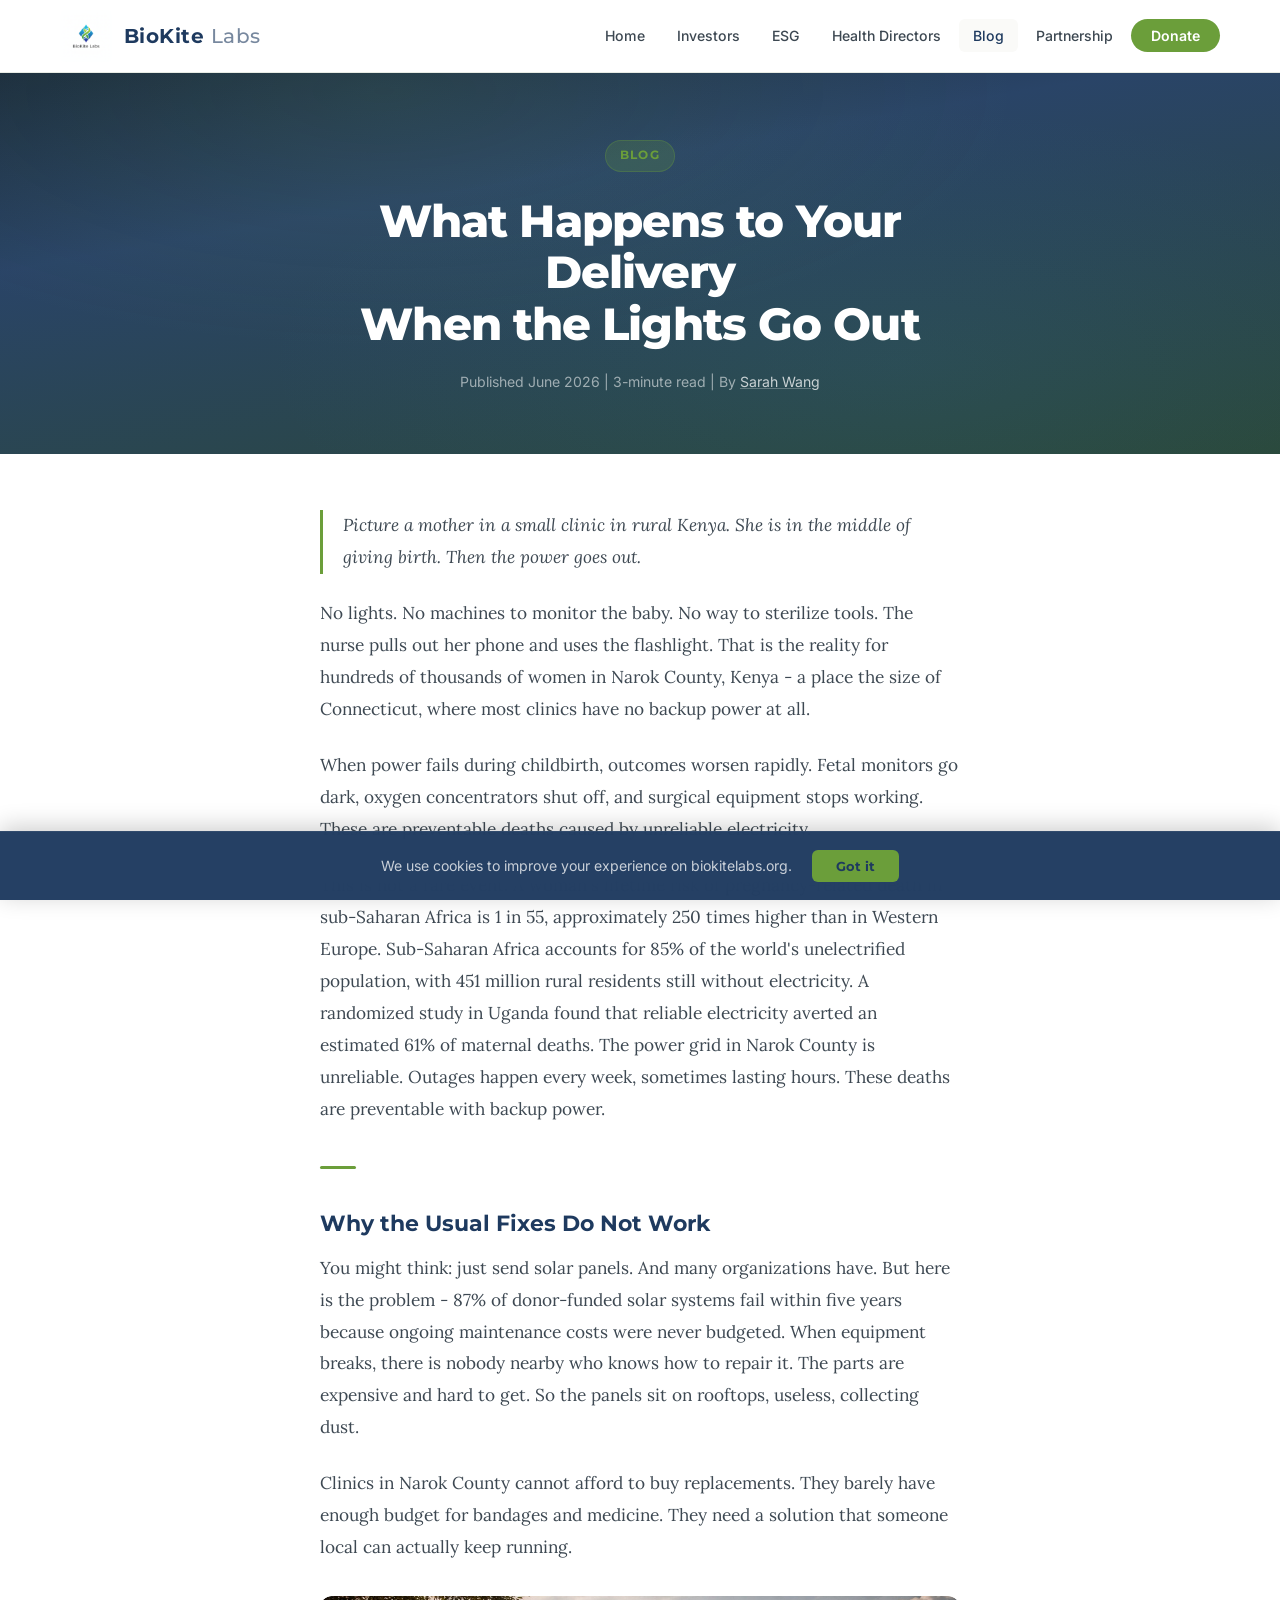
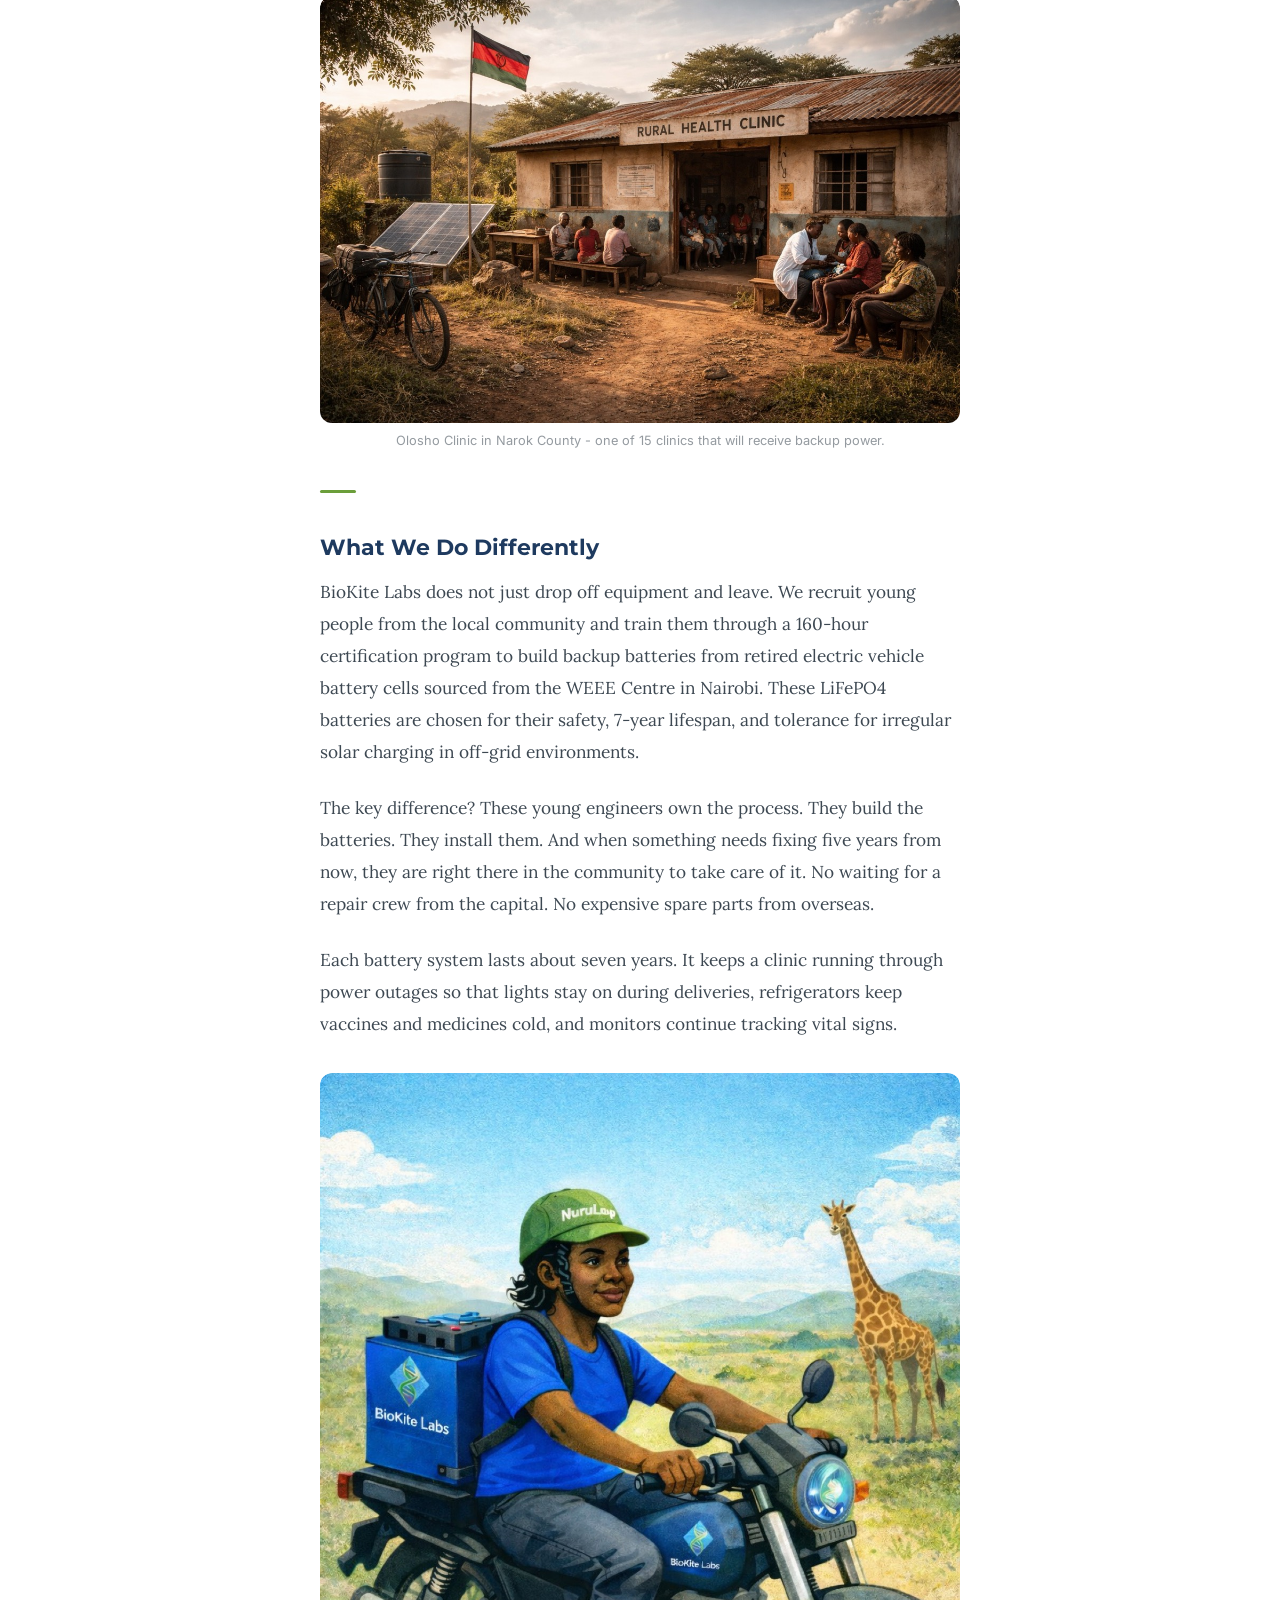
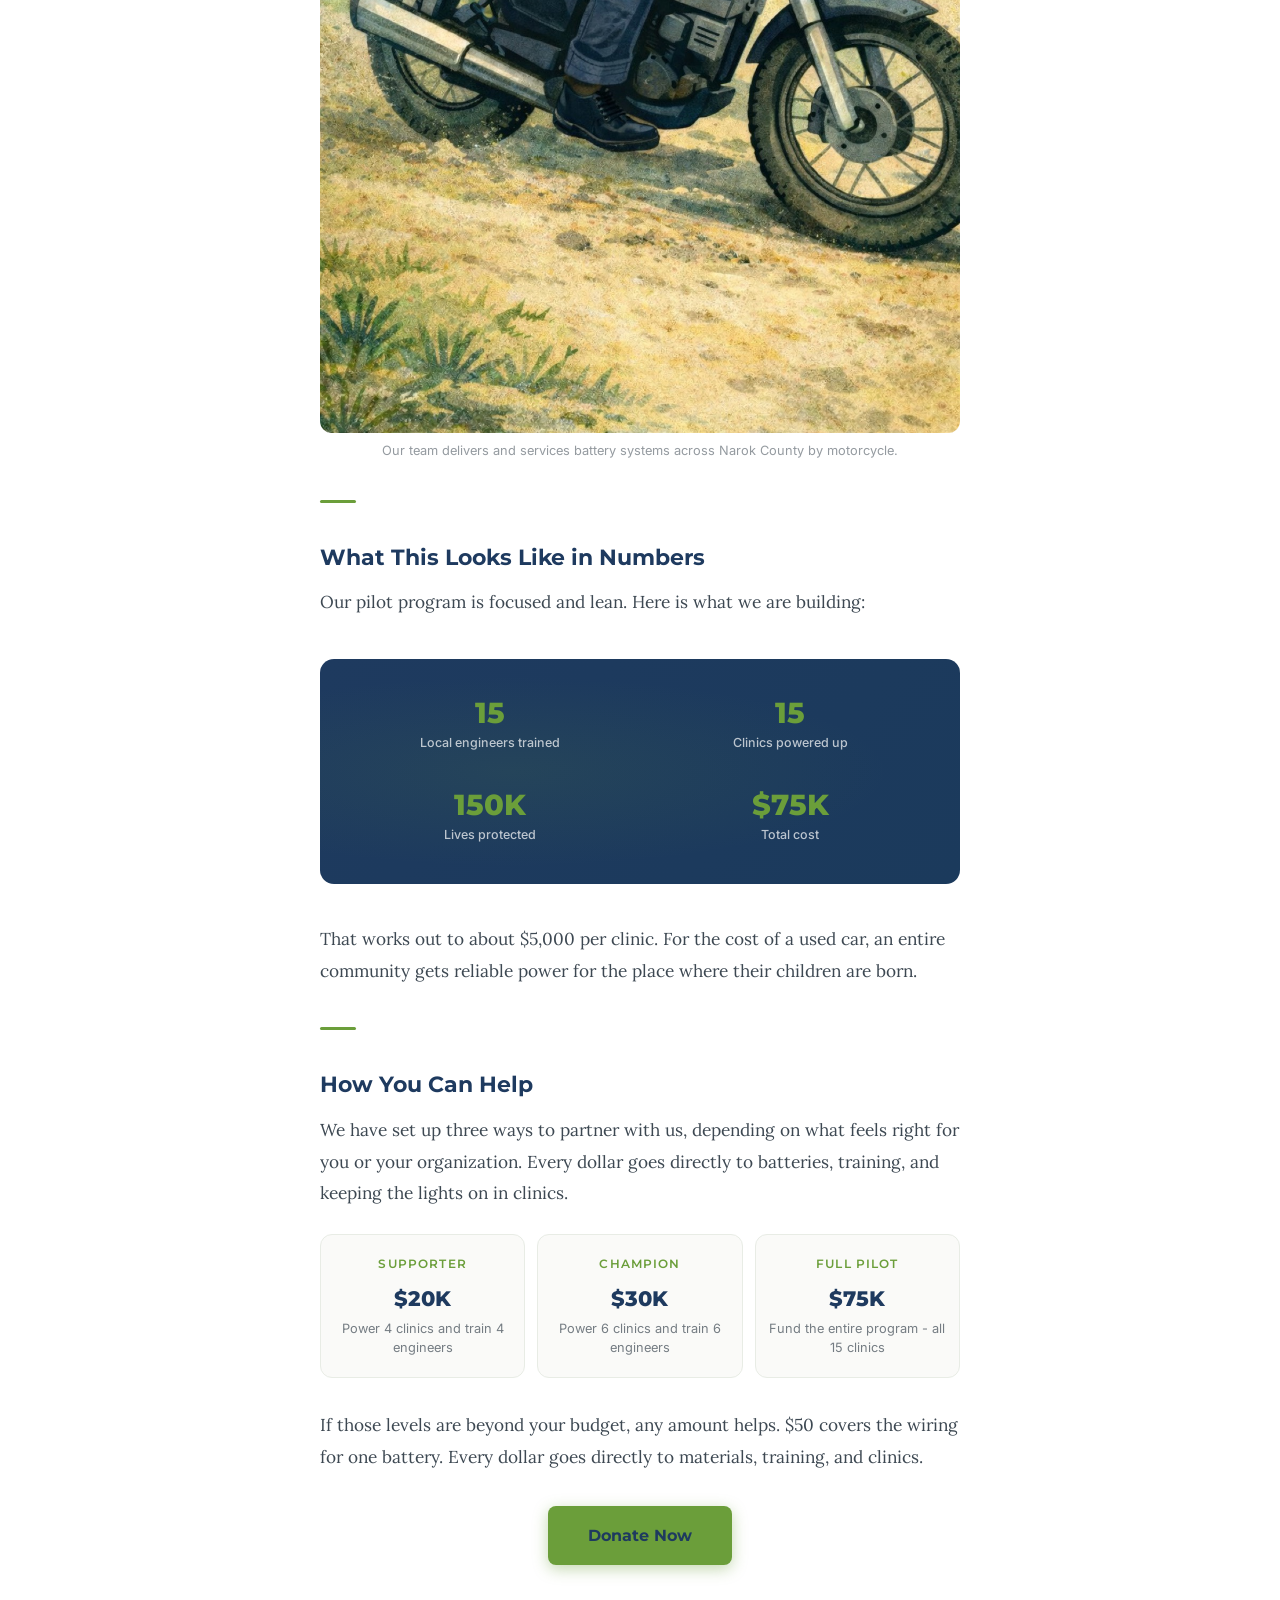
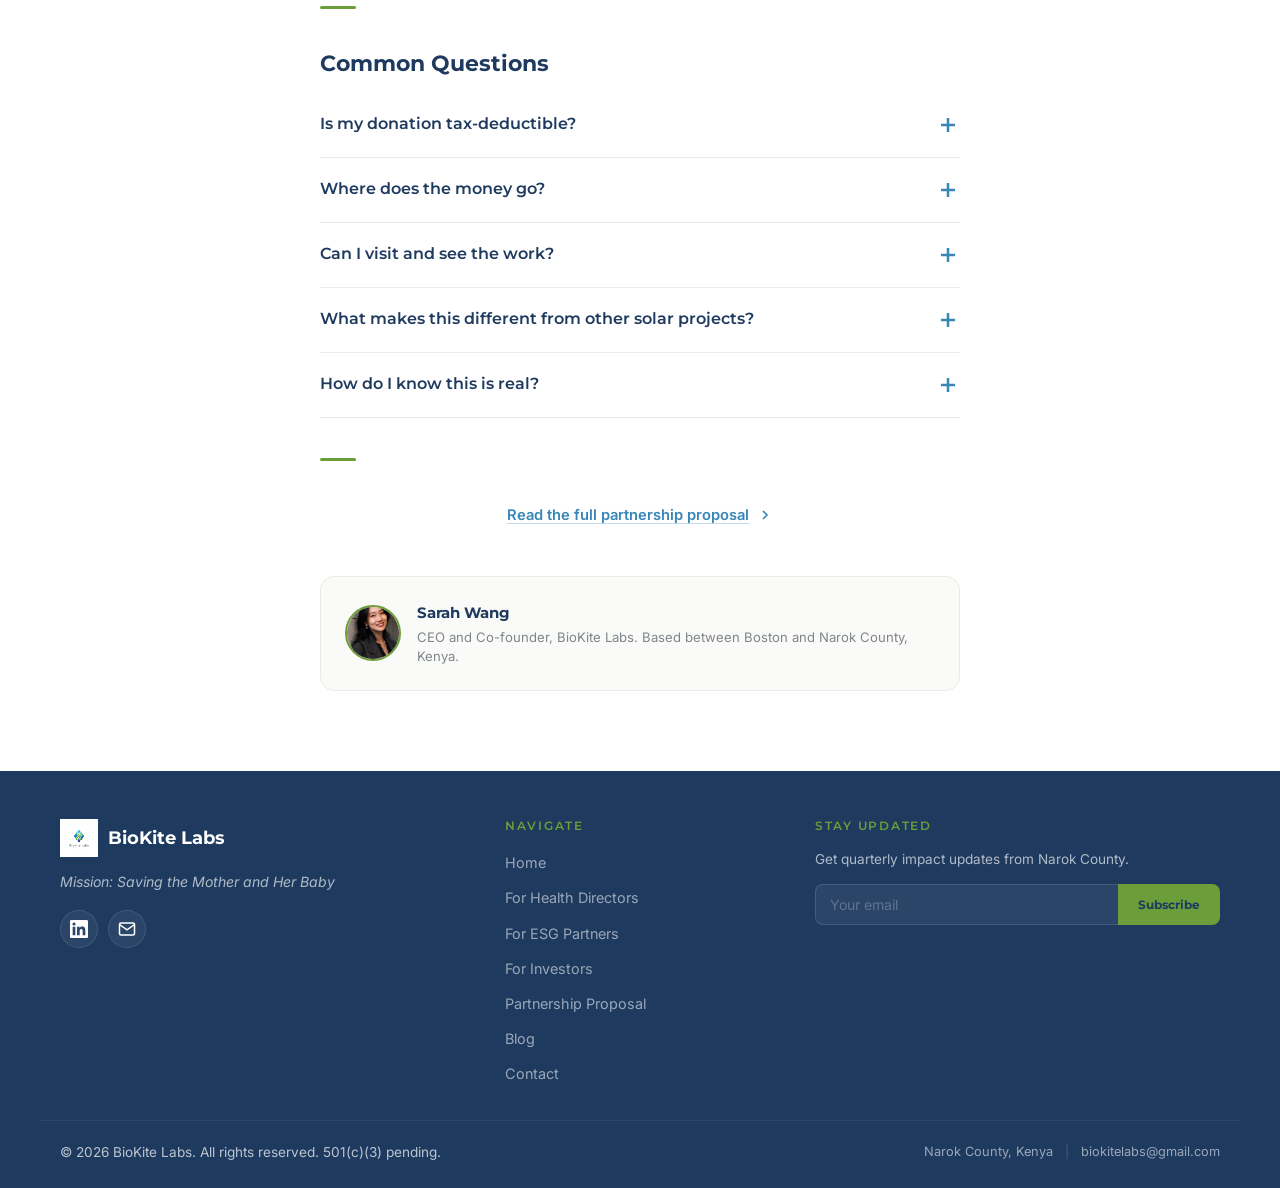
<file: blog.html>
<!DOCTYPE html>
<html lang="en">
<head>
    <meta charset="UTF-8">
    <meta name="viewport" content="width=device-width, initial-scale=1.0">
    <title>What Happens When the Lights Go Out | BioKite Labs Blog</title>
    <meta name="description" content="In rural Kenya, clinics lose power during childbirth. Mothers and babies die from something completely preventable. Here is how BioKite Labs is changing that.">
    <meta name="author" content="Sarah Wang">
    <meta name="robots" content="index, follow">
    <link rel="icon" type="image/png" href="logo.png">
    <link rel="canonical" href="https://biokitelabs.org/blog.html">

    <!-- DNS Prefetch -->
    <link rel="dns-prefetch" href="https://fonts.googleapis.com">
    <link rel="dns-prefetch" href="https://donate.stripe.com">

    <!-- Open Graph -->
    <meta property="og:title" content="What Happens When the Lights Go Out | BioKite Labs">
    <meta property="og:description" content="In rural Kenya, clinics lose power during childbirth. Mothers and babies die from something completely preventable. Here is how BioKite Labs is changing that.">
    <meta property="og:image" content="https://biokitelabs.org/olosho-clinic.jpg">
    <meta property="og:url" content="https://biokitelabs.org/blog.html">
    <meta property="og:type" content="article">
    <meta property="og:site_name" content="BioKite Labs">
    <meta property="article:published_time" content="2026-06-25T00:00:00+03:00">
    <meta property="article:author" content="Sarah Wang">

    <!-- Twitter Card -->
    <meta name="twitter:card" content="summary_large_image">
    <meta name="twitter:title" content="What Happens When the Lights Go Out | BioKite Labs">
    <meta name="twitter:description" content="In rural Kenya, clinics lose power during childbirth. Mothers and babies die from something completely preventable. Here is how BioKite Labs is changing that.">
    <meta name="twitter:image" content="https://biokitelabs.org/olosho-clinic.jpg">

    <link rel="preconnect" href="https://fonts.googleapis.com">
    <link rel="preconnect" href="https://fonts.gstatic.com" crossorigin>
    <link href="https://fonts.googleapis.com/css2?family=Montserrat:wght@500;600;700;800&family=Inter:wght@400;500;600&family=Lora:ital,wght@0,400;0,500;0,600;1,400&family=Cormorant+Garamond:ital,wght@0,600;0,700;1,400&display=swap" rel="stylesheet">
    <meta name="theme-color" content="#1E3A5F">
    <link rel="stylesheet" href="styles.css">

    <style>
        /* ─── BLOG PAGE STYLES ─── */

        /* Hero */
        .blog-hero {
            padding: 140px 20px 60px;
            background: linear-gradient(170deg, rgba(13,27,42,0.97) 0%, rgba(30,58,95,0.95) 40%, rgba(26,58,42,0.93) 100%);
            position: relative; overflow: hidden; color: var(--white);
            text-align: center;
        }
        .blog-hero::before {
            content: ''; position: absolute; inset: 0;
            background: radial-gradient(ellipse at 30% 20%, rgba(107,158,58,0.12) 0%, transparent 50%),
                        radial-gradient(ellipse at 70% 80%, rgba(55,134,183,0.1) 0%, transparent 50%);
            pointer-events: none;
        }
        .blog-hero-inner {
            max-width: 680px; margin: 0 auto; position: relative; z-index: 1;
        }
        .blog-hero-tag {
            display: inline-block; padding: 5px 14px;
            background: rgba(107,158,58,0.2); border: 1px solid rgba(107,158,58,0.3);
            color: var(--lime-green); font-family: 'Montserrat', sans-serif;
            font-size: 0.72rem; font-weight: 700; letter-spacing: 0.12em;
            text-transform: uppercase; border-radius: 20px; margin-bottom: 1.5rem;
        }
        .blog-hero h1 {
            font-family: 'Montserrat', sans-serif; font-weight: 800;
            font-size: clamp(1.8rem, 5vw, 2.8rem); color: var(--white);
            line-height: 1.15; margin-bottom: 1.25rem; letter-spacing: -0.02em;
        }
        .blog-byline {
            font-size: 0.88rem; color: rgba(255,255,255,0.55);
            font-family: 'Inter', sans-serif;
        }
        .blog-byline a {
            color: rgba(255,255,255,0.75); text-decoration: underline;
            text-decoration-color: rgba(255,255,255,0.25);
            transition: color 0.2s;
        }
        .blog-byline a:hover { color: var(--lime-green); }

        /* Article body */
        .blog-article {
            max-width: 680px; margin: 0 auto;
            padding: 56px 20px 80px;
        }
        .blog-article p {
            font-family: 'Lora', serif;
            font-size: 1.08rem; line-height: 1.85;
            color: var(--charcoal); margin-bottom: 1.5rem;
        }
        .blog-article h2 {
            font-family: 'Montserrat', sans-serif; font-weight: 700;
            font-size: 1.35rem; color: var(--deep-navy);
            margin-top: 2.5rem; margin-bottom: 1rem; line-height: 1.3;
        }
        .blog-article h3 {
            font-family: 'Montserrat', sans-serif; font-weight: 600;
            font-size: 1.1rem; color: var(--deep-navy);
            margin-top: 2rem; margin-bottom: 0.75rem; line-height: 1.35;
        }
        .blog-lead {
            font-family: 'Lora', serif;
            font-size: 1.2rem; line-height: 1.8;
            color: var(--charcoal); font-style: italic;
            border-left: 3px solid var(--lime-green);
            padding-left: 20px; margin-bottom: 2rem;
        }
        .blog-divider {
            width: 36px; height: 3px; background: var(--lime-green);
            border-radius: 2px; margin: 2.5rem 0; border: none;
        }

        /* Blog image */
        .blog-image {
            margin: 2rem 0; border-radius: 12px; overflow: hidden;
        }
        .blog-image img {
            width: 100%; height: auto; display: block;
            border-radius: 12px;
        }
        .blog-image figcaption {
            font-family: 'Inter', sans-serif;
            font-size: 0.8rem; color: var(--charcoal);
            opacity: 0.55; margin-top: 8px; text-align: center;
            line-height: 1.5;
        }

        /* Stats callout */
        .blog-stats {
            display: grid; grid-template-columns: repeat(2, 1fr);
            gap: 16px; margin: 2.5rem 0;
            padding: 28px; border-radius: 14px;
            background: linear-gradient(135deg, var(--deep-navy) 0%, #1b3a5c 100%);
            position: relative; overflow: hidden;
        }
        .blog-stats::before {
            content: ''; position: absolute; inset: 0;
            background: radial-gradient(ellipse at 30% 50%, rgba(107,158,58,0.1) 0%, transparent 60%);
            pointer-events: none;
        }
        .blog-stat-item {
            text-align: center; padding: 12px; position: relative; z-index: 1;
        }
        .blog-stat-num {
            font-family: 'Montserrat', sans-serif; font-weight: 800;
            font-size: 1.8rem; color: var(--lime-green); line-height: 1;
            margin-bottom: 6px;
        }
        .blog-stat-label {
            font-size: 0.78rem; color: rgba(255,255,255,0.7);
            font-weight: 500; line-height: 1.4;
            font-family: 'Inter', sans-serif;
        }

        /* Partnership tiers */
        .blog-tiers {
            display: grid; grid-template-columns: repeat(3, 1fr);
            gap: 12px; margin: 1.5rem 0 2rem;
        }
        .blog-tier {
            text-align: center; padding: 20px 12px;
            border-radius: 12px; border: 1px solid var(--light-gray);
            background: var(--off-white);
            transition: transform 0.2s, box-shadow 0.2s;
        }
        .blog-tier:hover {
            transform: translateY(-2px);
            box-shadow: var(--shadow-md);
        }
        .blog-tier-amount {
            font-family: 'Montserrat', sans-serif; font-weight: 800;
            font-size: 1.3rem; color: var(--deep-navy); margin-bottom: 4px;
        }
        .blog-tier-name {
            font-family: 'Montserrat', sans-serif; font-weight: 600;
            font-size: 0.72rem; text-transform: uppercase; letter-spacing: 0.1em;
            color: var(--lime-green); margin-bottom: 6px;
        }
        .blog-tier-desc {
            font-family: 'Inter', sans-serif; font-size: 0.8rem;
            color: var(--charcoal); opacity: 0.7; line-height: 1.45;
        }

        /* Donate button */
        .blog-donate-btn {
            display: inline-flex; align-items: center; justify-content: center;
            padding: 16px 40px; font-family: 'Montserrat', sans-serif;
            font-weight: 700; font-size: 1rem; border-radius: 8px;
            text-decoration: none; transition: all 0.3s; cursor: pointer;
            background: var(--lime-green); color: var(--deep-navy);
            box-shadow: 0 4px 15px rgba(107,158,58,0.4);
            border: none;
        }
        .blog-donate-btn:hover {
            transform: translateY(-2px);
            box-shadow: 0 8px 25px rgba(107,158,58,0.5);
            background: #7ab344;
        }
        .blog-donate-btn:focus-visible {
            outline: 3px solid var(--biokite-blue);
            outline-offset: 3px;
        }
        .blog-cta-area {
            text-align: center; margin: 2rem 0;
        }

        /* Proposal link */
        .blog-proposal-link {
            display: inline-flex; align-items: center; gap: 8px;
            font-family: 'Inter', sans-serif; font-size: 0.92rem;
            font-weight: 600; color: var(--biokite-blue);
            text-decoration: underline;
            text-decoration-color: rgba(55,134,183,0.3);
            text-underline-offset: 3px;
            transition: color 0.2s, text-decoration-color 0.2s;
        }
        .blog-proposal-link:hover {
            color: var(--deep-navy);
            text-decoration-color: var(--deep-navy);
        }
        .blog-proposal-link svg {
            width: 16px; height: 16px; flex-shrink: 0;
            transition: transform 0.2s;
        }
        .blog-proposal-link:hover svg {
            transform: translateX(3px);
        }

        /* FAQ */
        .blog-faq { margin-top: 2.5rem; }
        .blog-faq .faq-question:focus-visible {
            outline: 3px solid var(--biokite-blue);
            outline-offset: 2px;
            border-radius: 4px;
        }

        /* Author box */
        .blog-author {
            display: flex; align-items: center; gap: 16px;
            padding: 24px; border-radius: 14px;
            background: var(--off-white); border: 1px solid var(--light-gray);
            margin-top: 3rem;
        }
        .blog-author img {
            width: 56px; height: 56px; border-radius: 50%;
            object-fit: cover; flex-shrink: 0;
            border: 2px solid var(--lime-green);
        }
        .blog-author-info {
            font-family: 'Inter', sans-serif;
        }
        .blog-author-name {
            font-family: 'Montserrat', sans-serif; font-weight: 700;
            font-size: 0.92rem; color: var(--deep-navy); margin-bottom: 2px;
        }
        .blog-author-role {
            font-size: 0.82rem; color: var(--charcoal); opacity: 0.65;
            line-height: 1.45;
        }

        /* Focus styles for accessibility */
        a:focus-visible,
        button:focus-visible {
            outline: 3px solid var(--biokite-blue);
            outline-offset: 2px;
        }

        /* Responsive */
        @media (max-width: 600px) {
            .blog-hero { padding: 120px 20px 48px; }
            .blog-article { padding: 40px 20px 60px; }
            .blog-stats { grid-template-columns: repeat(2, 1fr); gap: 12px; padding: 20px; }
            .blog-stat-num { font-size: 1.5rem; }
            .blog-tiers { grid-template-columns: 1fr; gap: 10px; }
            .blog-author { flex-direction: column; text-align: center; }
        }
    </style>

    <!-- JSON-LD Article Schema -->
    <script type="application/ld+json">
    {
        "@context": "https://schema.org",
        "@type": "Article",
        "headline": "What Happens When the Lights Go Out",
        "description": "In rural Kenya, clinics lose power during childbirth. Mothers and babies die from something completely preventable. Here is how BioKite Labs is changing that.",
        "image": "https://biokitelabs.org/olosho-clinic.jpg",
        "datePublished": "2026-06-25",
        "dateModified": "2026-06-25",
        "author": {
            "@type": "Person",
            "name": "Sarah Wang",
            "jobTitle": "CEO",
            "url": "https://biokitelabs.org"
        },
        "publisher": {
            "@type": "NGO",
            "name": "BioKite Labs",
            "url": "https://biokitelabs.org",
            "logo": {
                "@type": "ImageObject",
                "url": "https://biokitelabs.org/logo.png"
            },
            "foundingDate": "2024",
            "email": "biokitelabs@gmail.com",
            "nonprofitStatus": "501(c)(3) pending"
        },
        "mainEntityOfPage": {
            "@type": "WebPage",
            "@id": "https://biokitelabs.org/blog.html"
        },
        "wordCount": "750",
        "timeRequired": "PT3M"
    }
    </script>
    <script type="application/ld+json">
    {
        "@context": "https://schema.org",
        "@type": "FAQPage",
        "mainEntity": [
            {
                "@type": "Question",
                "name": "Is my donation tax-deductible?",
                "acceptedAnswer": {
                    "@type": "Answer",
                    "text": "BioKite Labs is applying for 501(c)(3) nonprofit status in the United States. Once approved, donations will be tax-deductible retroactively. We will send you a receipt either way."
                }
            },
            {
                "@type": "Question",
                "name": "Where does the money go?",
                "acceptedAnswer": {
                    "@type": "Answer",
                    "text": "About 60% goes to battery parts and solar panels. About 25% pays for training and salaries for our local engineers. The remaining 15% covers transport, tools, and keeping things running."
                }
            },
            {
                "@type": "Question",
                "name": "Can I visit and see the work?",
                "acceptedAnswer": {
                    "@type": "Answer",
                    "text": "Yes. We welcome partners to visit Narok County and see the clinics firsthand. Email us at biokitelabs@gmail.com and we will set it up."
                }
            },
            {
                "@type": "Question",
                "name": "What makes this different from other solar projects?",
                "acceptedAnswer": {
                    "@type": "Answer",
                    "text": "Most projects install equipment and leave. We train local people to build and repair the systems themselves. That means when something breaks, there is already someone nearby who knows how to fix it."
                }
            }
        ]
    }
    </script>
</head>
<body>

    <a href="#main-content" class="skip-link">Skip to main content</a>

    <!-- READING PROGRESS BAR -->
    <div class="reading-progress" id="readingProgress" aria-hidden="true"></div>

    <!-- NAV -->
    <nav role="navigation" aria-label="Main navigation">
        <div class="nav-inner">
            <a href="index.html" class="nav-logo" aria-label="BioKite Labs home">
                <img src="logo.png" alt="BioKite Labs logo">
                <div class="nav-logo-text">BioKite <span class="labs">Labs</span></div>
            </a>
            <ul class="nav-links" id="navLinks">
                <li><a href="index.html">Home</a></li>
                <li><a href="invest.html">Investors</a></li>
                <li><a href="esg.html">ESG</a></li>
                <li><a href="partners.html">Health Directors</a></li>
                <li><a href="blog.html" class="active" aria-current="page">Blog</a></li>
                <li><a href="partnership.html">Partnership</a></li>
                <li><a href="https://donate.stripe.com/3cI28s2vqch53353i58bS00" class="nav-donate" target="_blank" rel="noopener">Donate</a></li>
            </ul>
            <button class="hamburger" id="hamburger" aria-label="Toggle navigation menu" aria-expanded="false">
                <span></span><span></span><span></span>
            </button>
        </div>
    </nav>

    <main id="main-content">

    <!-- ═══════════════════════════════════════════
         HERO
         ═══════════════════════════════════════════ -->
    <header class="blog-hero">
        <div class="blog-hero-inner reveal">
            <span class="blog-hero-tag">Blog</span>
            <h1>What Happens to Your Delivery<br>When the Lights Go Out</h1>
            <p class="blog-byline">Published June 2026 | 3-minute read | By <a href="index.html#team">Sarah Wang</a></p>
        </div>
    </header>

    <!-- ═══════════════════════════════════════════
         ARTICLE
         ═══════════════════════════════════════════ -->
    <article class="blog-article">

        <!-- THE PROBLEM -->
        <p class="blog-lead">
            Picture a mother in a small clinic in rural Kenya. She is in the middle of giving birth. Then the power goes out.
        </p>

        <p>
            No lights. No machines to monitor the baby. No way to sterilize tools. The nurse pulls out her phone and uses the flashlight. That is the reality for hundreds of thousands of women in Narok County, Kenya - a place the size of Connecticut, where most clinics have no backup power at all.
        </p>

        <p>
            When power fails during childbirth, outcomes worsen rapidly. Fetal monitors go dark, oxygen concentrators shut off, and surgical equipment stops working. These are preventable deaths caused by unreliable electricity.
        </p>

        <p>
            This is not a rare event. A woman's lifetime risk of pregnancy-related death in sub-Saharan Africa is 1 in 55, approximately 250 times higher than in Western Europe. Sub-Saharan Africa accounts for 85% of the world's unelectrified population, with 451 million rural residents still without electricity. A randomized study in Uganda found that reliable electricity averted an estimated 61% of maternal deaths. The power grid in Narok County is unreliable. Outages happen every week, sometimes lasting hours. These deaths are preventable with backup power.
        </p>

        <hr class="blog-divider">

        <!-- WHY OTHER SOLUTIONS FAILED -->
        <h2>Why the Usual Fixes Do Not Work</h2>

        <p>
            You might think: just send solar panels. And many organizations have. But here is the problem - 87% of donor-funded solar systems fail within five years because ongoing maintenance costs were never budgeted. When equipment breaks, there is nobody nearby who knows how to repair it. The parts are expensive and hard to get. So the panels sit on rooftops, useless, collecting dust.
        </p>

        <p>
            Clinics in Narok County cannot afford to buy replacements. They barely have enough budget for bandages and medicine. They need a solution that someone local can actually keep running.
        </p>

        <figure class="blog-image reveal">
            <img src="olosho-clinic.jpg" alt="A rural health clinic building in Narok County, Kenya, surrounded by open landscape" loading="lazy" width="680" height="450">
            <figcaption>Olosho Clinic in Narok County - one of 15 clinics that will receive backup power.</figcaption>
        </figure>

        <hr class="blog-divider">

        <!-- WHAT BIOKITE DOES -->
        <h2>What We Do Differently</h2>

        <p>
            BioKite Labs does not just drop off equipment and leave. We recruit young people from the local community and train them through a 160-hour certification program to build backup batteries from retired electric vehicle battery cells sourced from the WEEE Centre in Nairobi. These LiFePO4 batteries are chosen for their safety, 7-year lifespan, and tolerance for irregular solar charging in off-grid environments.
        </p>

        <p>
            The key difference? These young engineers own the process. They build the batteries. They install them. And when something needs fixing five years from now, they are right there in the community to take care of it. No waiting for a repair crew from the capital. No expensive spare parts from overseas.
        </p>

        <p>
            Each battery system lasts about seven years. It keeps a clinic running through power outages so that lights stay on during deliveries, refrigerators keep vaccines and medicines cold, and monitors continue tracking vital signs.
        </p>

        <figure class="blog-image reveal">
            <img src="nuruloop-rider-savanna.jpg" alt="A BioKite team member transporting battery equipment on a motorcycle through the Kenyan savanna" loading="lazy" width="680" height="450">
            <figcaption>Our team delivers and services battery systems across Narok County by motorcycle.</figcaption>
        </figure>

        <hr class="blog-divider">

        <!-- THE NUMBERS -->
        <h2>What This Looks Like in Numbers</h2>

        <p>
            Our pilot program is focused and lean. Here is what we are building:
        </p>

        <div class="blog-stats reveal" role="group" aria-label="Key project numbers">
            <div class="blog-stat-item">
                <div class="blog-stat-num">15</div>
                <div class="blog-stat-label">Local engineers trained</div>
            </div>
            <div class="blog-stat-item">
                <div class="blog-stat-num">15</div>
                <div class="blog-stat-label">Clinics powered up</div>
            </div>
            <div class="blog-stat-item">
                <div class="blog-stat-num">150K</div>
                <div class="blog-stat-label">Lives protected</div>
            </div>
            <div class="blog-stat-item">
                <div class="blog-stat-num">$75K</div>
                <div class="blog-stat-label">Total cost</div>
            </div>
        </div>

        <p>
            That works out to about $5,000 per clinic. For the cost of a used car, an entire community gets reliable power for the place where their children are born.
        </p>

        <hr class="blog-divider">

        <!-- HOW YOU CAN HELP -->
        <h2>How You Can Help</h2>

        <p>
            We have set up three ways to partner with us, depending on what feels right for you or your organization. Every dollar goes directly to batteries, training, and keeping the lights on in clinics.
        </p>

        <div class="blog-tiers reveal" role="list" aria-label="Partnership levels">
            <div class="blog-tier" role="listitem">
                <div class="blog-tier-name">Supporter</div>
                <div class="blog-tier-amount">$20K</div>
                <div class="blog-tier-desc">Power 4 clinics and train 4 engineers</div>
            </div>
            <div class="blog-tier" role="listitem">
                <div class="blog-tier-name">Champion</div>
                <div class="blog-tier-amount">$30K</div>
                <div class="blog-tier-desc">Power 6 clinics and train 6 engineers</div>
            </div>
            <div class="blog-tier" role="listitem">
                <div class="blog-tier-name">Full Pilot</div>
                <div class="blog-tier-amount">$75K</div>
                <div class="blog-tier-desc">Fund the entire program - all 15 clinics</div>
            </div>
        </div>

        <p>
            If those levels are beyond your budget, any amount helps. $50 covers the wiring for one battery. Every dollar goes directly to materials, training, and clinics.
        </p>

        <div class="blog-cta-area">
            <a href="https://donate.stripe.com/3cI28s2vqch53353i58bS00" class="blog-donate-btn magnetic-btn" target="_blank" rel="noopener">
                Donate Now
            </a>
        </div>

        <hr class="blog-divider">

        <!-- FAQ -->
        <section class="blog-faq" aria-label="Frequently asked questions">
            <h2>Common Questions</h2>

            <div class="faq-item">
                <button class="faq-question" aria-expanded="false" aria-controls="faq-1">
                    Is my donation tax-deductible?
                    <svg class="faq-icon" viewBox="0 0 24 24" fill="none" stroke="currentColor" stroke-width="2.5" aria-hidden="true"><line x1="12" y1="5" x2="12" y2="19"/><line x1="5" y1="12" x2="19" y2="12"/></svg>
                </button>
                <div class="faq-answer" id="faq-1" role="region">
                    <p>Yes. Donations to BioKite Labs are tax-deductible. We are filing for 501(c)(3) tax-exempt status before February 2027. Donations are processed securely via Stripe.</p>
                </div>
            </div>

            <div class="faq-item">
                <button class="faq-question" aria-expanded="false" aria-controls="faq-2">
                    Where does the money go?
                    <svg class="faq-icon" viewBox="0 0 24 24" fill="none" stroke="currentColor" stroke-width="2.5" aria-hidden="true"><line x1="12" y1="5" x2="12" y2="19"/><line x1="5" y1="12" x2="19" y2="12"/></svg>
                </button>
                <div class="faq-answer" id="faq-2" role="region">
                    <p>About 60% goes to battery parts and solar panels. About 25% pays for training and salaries for our local engineers. The remaining 15% covers transport, tools, and keeping things running.</p>
                </div>
            </div>

            <div class="faq-item">
                <button class="faq-question" aria-expanded="false" aria-controls="faq-3">
                    Can I visit and see the work?
                    <svg class="faq-icon" viewBox="0 0 24 24" fill="none" stroke="currentColor" stroke-width="2.5" aria-hidden="true"><line x1="12" y1="5" x2="12" y2="19"/><line x1="5" y1="12" x2="19" y2="12"/></svg>
                </button>
                <div class="faq-answer" id="faq-3" role="region">
                    <p>Yes. We welcome partners to visit Narok County and see the clinics firsthand. Email us at <a href="mailto:biokitelabs@gmail.com">biokitelabs@gmail.com</a> and we will set it up.</p>
                </div>
            </div>

            <div class="faq-item">
                <button class="faq-question" aria-expanded="false" aria-controls="faq-4">
                    What makes this different from other solar projects?
                    <svg class="faq-icon" viewBox="0 0 24 24" fill="none" stroke="currentColor" stroke-width="2.5" aria-hidden="true"><line x1="12" y1="5" x2="12" y2="19"/><line x1="5" y1="12" x2="19" y2="12"/></svg>
                </button>
                <div class="faq-answer" id="faq-4" role="region">
                    <p>Most projects install equipment and leave. We train local people to build and repair the systems themselves. That means when something breaks, there is already someone nearby who knows how to fix it. No outside help needed.</p>
                </div>
            </div>

            <div class="faq-item">
                <button class="faq-question" aria-expanded="false" aria-controls="faq-5">
                    How do I know this is real?
                    <svg class="faq-icon" viewBox="0 0 24 24" fill="none" stroke="currentColor" stroke-width="2.5" aria-hidden="true"><line x1="12" y1="5" x2="12" y2="19"/><line x1="5" y1="12" x2="19" y2="12"/></svg>
                </button>
                <div class="faq-answer" id="faq-5" role="region">
                    <p>We publish quarterly updates with photos, data, and progress reports from each clinic. Our team is on the ground in Narok County every day. You can also <a href="partnership.html">read our full partnership proposal</a> with detailed budgets and timelines.</p>
                </div>
            </div>
        </section>

        <hr class="blog-divider">

        <!-- LINK TO FULL PROPOSAL -->
        <div style="text-align: center; margin: 2rem 0;">
            <a href="partnership.html" class="blog-proposal-link">
                Read the full partnership proposal
                <svg viewBox="0 0 24 24" fill="none" stroke="currentColor" stroke-width="2.5" aria-hidden="true"><polyline points="9 18 15 12 9 6"/></svg>
            </a>
        </div>

        <!-- AUTHOR BOX -->
        <aside class="blog-author reveal" aria-label="About the author">
            <img src="sarah-new.jpg" alt="Sarah Wang, CEO of BioKite Labs" loading="lazy" width="56" height="56">
            <div class="blog-author-info">
                <div class="blog-author-name">Sarah Wang</div>
                <div class="blog-author-role">CEO and Co-founder, BioKite Labs. Based between Boston and Narok County, Kenya.</div>
            </div>
        </aside>

    </article>

    </main>

    <!-- ═══════════════════════════════════════════
         FOOTER
         ═══════════════════════════════════════════ -->
    <footer role="contentinfo">
        <div class="footer-grid">
            <div class="footer-col">
                <div class="footer-brand"><img src="logo.png" alt="BioKite Labs logo"><span>BioKite Labs</span></div>
                <p class="footer-tagline">Mission: Saving the Mother and Her Baby</p>
                <div class="footer-social">
                    <a href="https://www.linkedin.com/company/biokitelabs" target="_blank" rel="noopener" aria-label="BioKite Labs on LinkedIn"><svg width="18" height="18" fill="currentColor" viewBox="0 0 24 24"><path d="M20.447 20.452h-3.554v-5.569c0-1.328-.027-3.037-1.852-3.037-1.853 0-2.136 1.445-2.136 2.939v5.667H9.351V9h3.414v1.561h.046c.477-.9 1.637-1.85 3.37-1.85 3.601 0 4.267 2.37 4.267 5.455v6.286zM5.337 7.433a2.062 2.062 0 01-2.063-2.065 2.064 2.064 0 112.063 2.065zm1.782 13.019H3.555V9h3.564v11.452zM22.225 0H1.771C.792 0 0 .774 0 1.729v20.542C0 23.227.792 24 1.771 24h20.451C23.2 24 24 23.227 24 22.271V1.729C24 .774 23.2 0 22.222 0h.003z"/></svg></a>
                    <a href="mailto:biokitelabs@gmail.com" aria-label="Email BioKite Labs"><svg width="18" height="18" fill="none" stroke="currentColor" stroke-width="2" viewBox="0 0 24 24"><rect x="2" y="4" width="20" height="16" rx="2"/><polyline points="22,6 12,13 2,6"/></svg></a>
                </div>
            </div>
            <div class="footer-col">
                <h4 class="footer-heading">Navigate</h4>
                <ul class="footer-nav">
                    <li><a href="index.html">Home</a></li>
                    <li><a href="partners.html">For Health Directors</a></li>
                    <li><a href="esg.html">For ESG Partners</a></li>
                    <li><a href="invest.html">For Investors</a></li>
                    <li><a href="partnership.html">Partnership Proposal</a></li>
                    <li><a href="blog.html" aria-current="page">Blog</a></li>
                    <li><a href="mailto:biokitelabs@gmail.com">Contact</a></li>
                </ul>
            </div>
            <div class="footer-col">
                <h4 class="footer-heading">Stay Updated</h4>
                <p class="footer-newsletter-text">Get quarterly impact updates from Narok County.</p>
                <form class="newsletter-form" action="https://formspree.io/f/xojodawy" method="POST">
                    <input type="hidden" name="_subject" value="Newsletter Signup - Blog Page">
                    <div class="newsletter-input-group">
                        <label for="nl-email-blog" class="sr-only">Email address for newsletter</label>
                        <input id="nl-email-blog" type="email" name="email" placeholder="Your email" required>
                        <button type="submit">Subscribe</button>
                    </div>
                </form>
            </div>
        </div>
        <div class="footer-bottom">
            <div class="footer-copy">&copy; 2026 BioKite Labs. All rights reserved. 501(c)(3) pending.</div>
            <div class="footer-legal">
                <span>Narok County, Kenya</span>
                <span class="footer-sep">|</span>
                <span>biokitelabs@gmail.com</span>
            </div>
        </div>
    </footer>

    <!-- BACK TO TOP -->
    <button id="backToTopBtn" class="back-to-top" aria-label="Back to top">
        <svg class="progress-ring" viewBox="0 0 40 40"><circle class="progress-ring-bg" cx="20" cy="20" r="18"/><circle class="progress-ring-circle" cx="20" cy="20" r="18"/></svg>
        <svg class="arrow-icon" viewBox="0 0 24 24" fill="none" stroke="currentColor" stroke-width="2.5"><polyline points="18 15 12 9 6 15"/></svg>
    </button>

    <!-- COOKIE CONSENT -->
    <div id="cookieConsent" class="cookie-consent">
        <p>We use cookies to improve your experience on biokitelabs.org.</p>
        <button class="cookie-accept">Got it</button>
    </div>

    <script>
        /* ─── Hamburger ─── */
        const hamburger = document.getElementById('hamburger');
        const navLinks = document.getElementById('navLinks');
        hamburger.addEventListener('click', () => {
            navLinks.classList.toggle('open');
            hamburger.classList.toggle('active');
            hamburger.setAttribute('aria-expanded', navLinks.classList.contains('open'));
        });
        document.querySelectorAll('#navLinks a').forEach(a => {
            a.addEventListener('click', () => {
                navLinks.classList.remove('open');
                hamburger.classList.remove('active');
                hamburger.setAttribute('aria-expanded', 'false');
            });
        });
        document.addEventListener('keydown', (e) => {
            if (e.key === 'Escape' && navLinks.classList.contains('open')) {
                navLinks.classList.remove('open');
                hamburger.classList.remove('active');
                hamburger.setAttribute('aria-expanded', 'false');
                hamburger.focus();
            }
        });

        /* ─── Scroll: nav shadow + reading progress + back-to-top ─── */
        const navbar = document.querySelector('nav');
        const progressBar = document.getElementById('readingProgress');
        const backToTop = document.getElementById('backToTopBtn');
        const progressCircle = backToTop ? backToTop.querySelector('.progress-ring-circle') : null;
        const circumference = 2 * Math.PI * 18;

        if (progressCircle) {
            progressCircle.style.strokeDasharray = circumference;
            progressCircle.style.strokeDashoffset = circumference;
        }

        let ticking = false;
        window.addEventListener('scroll', () => {
            if (!ticking) {
                requestAnimationFrame(() => {
                    const sy = window.scrollY;
                    const docH = document.documentElement.scrollHeight - window.innerHeight;
                    const pct = docH > 0 ? Math.min(sy / docH, 1) : 0;

                    /* Nav shadow */
                    navbar.classList.toggle('scrolled', sy > 10);

                    /* Reading progress bar */
                    if (progressBar) progressBar.style.width = (pct * 100) + '%';

                    /* Back to top */
                    if (backToTop) {
                        backToTop.classList.toggle('visible', sy > 400);
                        if (progressCircle) {
                            progressCircle.style.strokeDashoffset = circumference - (pct * circumference);
                        }
                    }

                    ticking = false;
                });
                ticking = true;
            }
        }, { passive: true });

        if (backToTop) {
            backToTop.addEventListener('click', () => {
                window.scrollTo({ top: 0, behavior: 'smooth' });
            });
        }

        /* ─── Scroll reveal ─── */
        const revealObserver = new IntersectionObserver((entries) => {
            entries.forEach(e => { if (e.isIntersecting) e.target.classList.add('visible'); });
        }, { threshold: 0.08 });
        document.querySelectorAll('.reveal').forEach(el => revealObserver.observe(el));

        /* ─── FAQ accordion ─── */
        document.querySelectorAll('.faq-question').forEach(btn => {
            btn.addEventListener('click', () => {
                const item = btn.parentElement;
                const isOpen = item.classList.contains('open');

                /* Close all */
                document.querySelectorAll('.faq-item').forEach(i => {
                    i.classList.remove('open');
                    i.querySelector('.faq-question').setAttribute('aria-expanded', 'false');
                });

                /* Open clicked if it was closed */
                if (!isOpen) {
                    item.classList.add('open');
                    btn.setAttribute('aria-expanded', 'true');
                }
            });
        });

        /* ─── Cookie consent ─── */
        const cookieConsent = document.getElementById('cookieConsent');
        if (cookieConsent && !localStorage.getItem('biokite_cookies')) {
            setTimeout(() => cookieConsent.classList.add('visible'), 2000);
            cookieConsent.querySelector('.cookie-accept').addEventListener('click', () => {
                cookieConsent.classList.remove('visible');
                localStorage.setItem('biokite_cookies', 'accepted');
            });
        }

        /* ─── Page load ─── */
        document.documentElement.classList.add('js-loaded');
    </script>

</body>
</html>
</file>
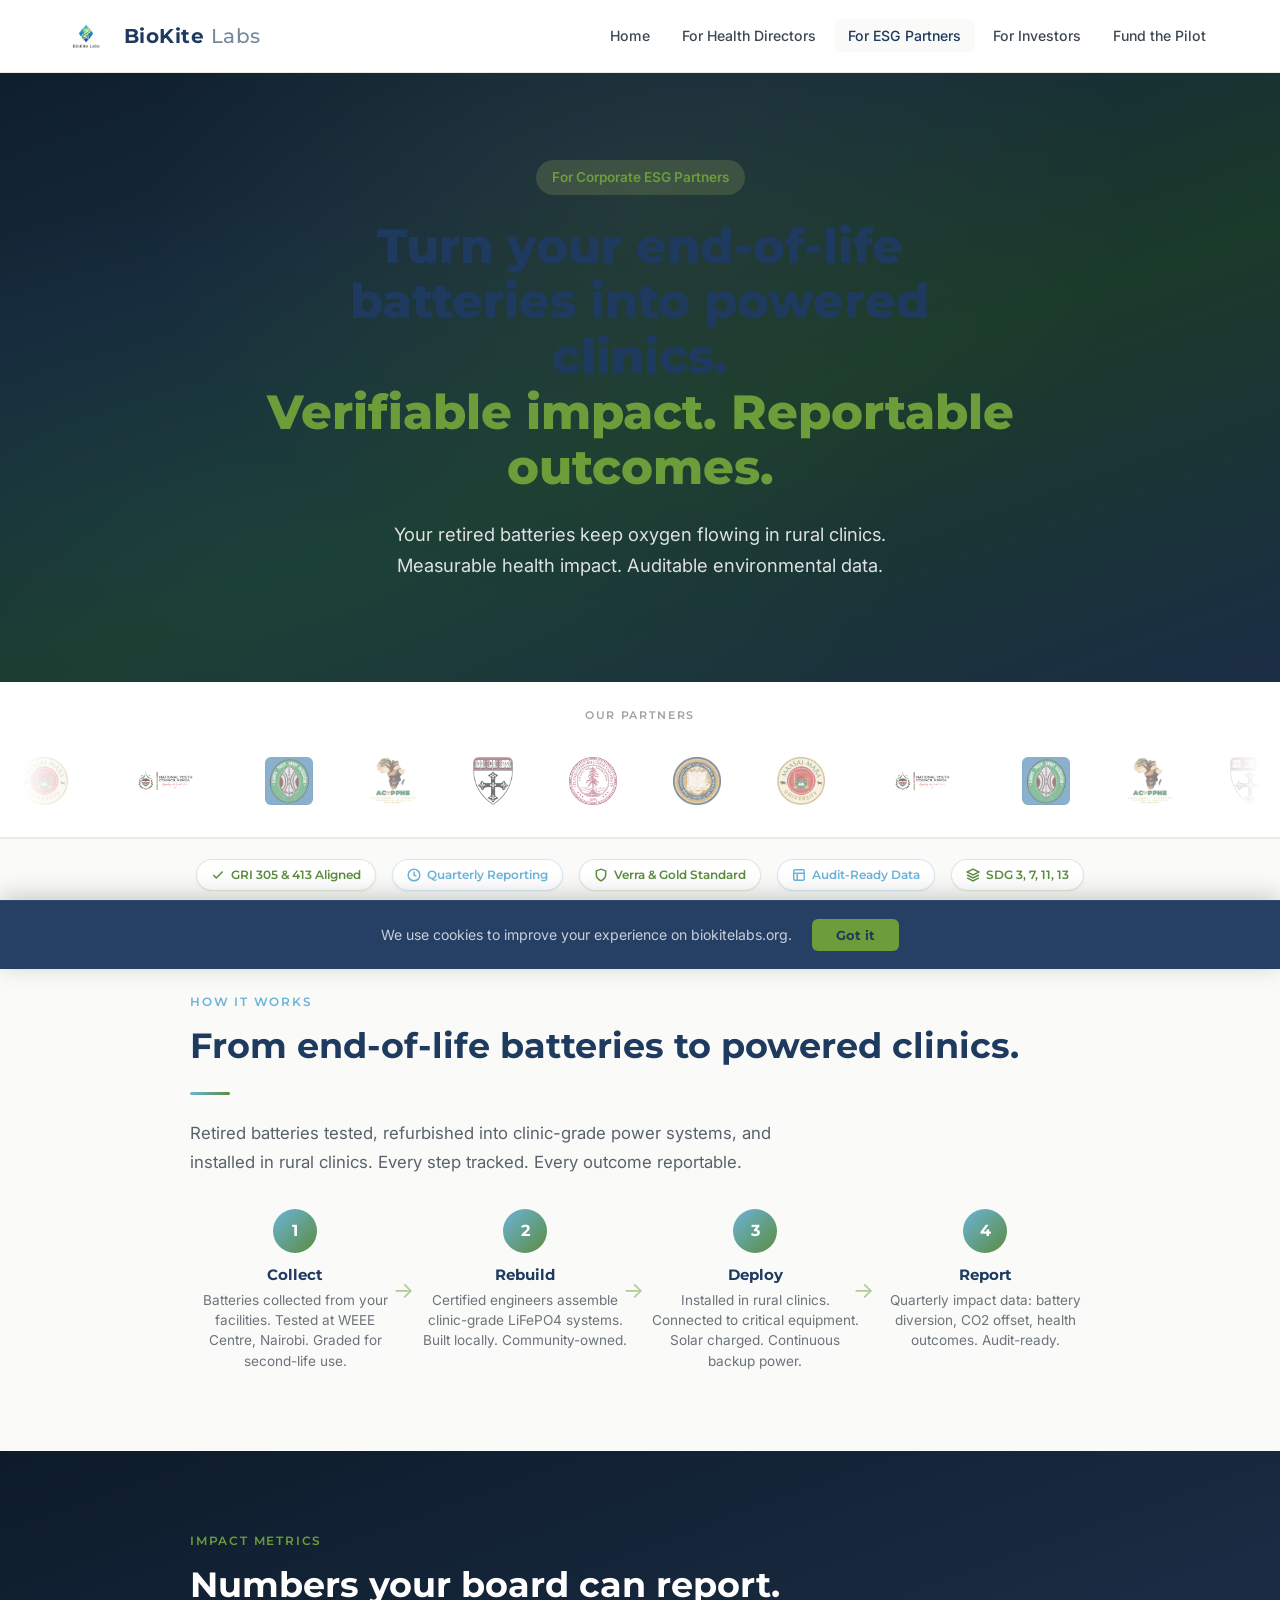
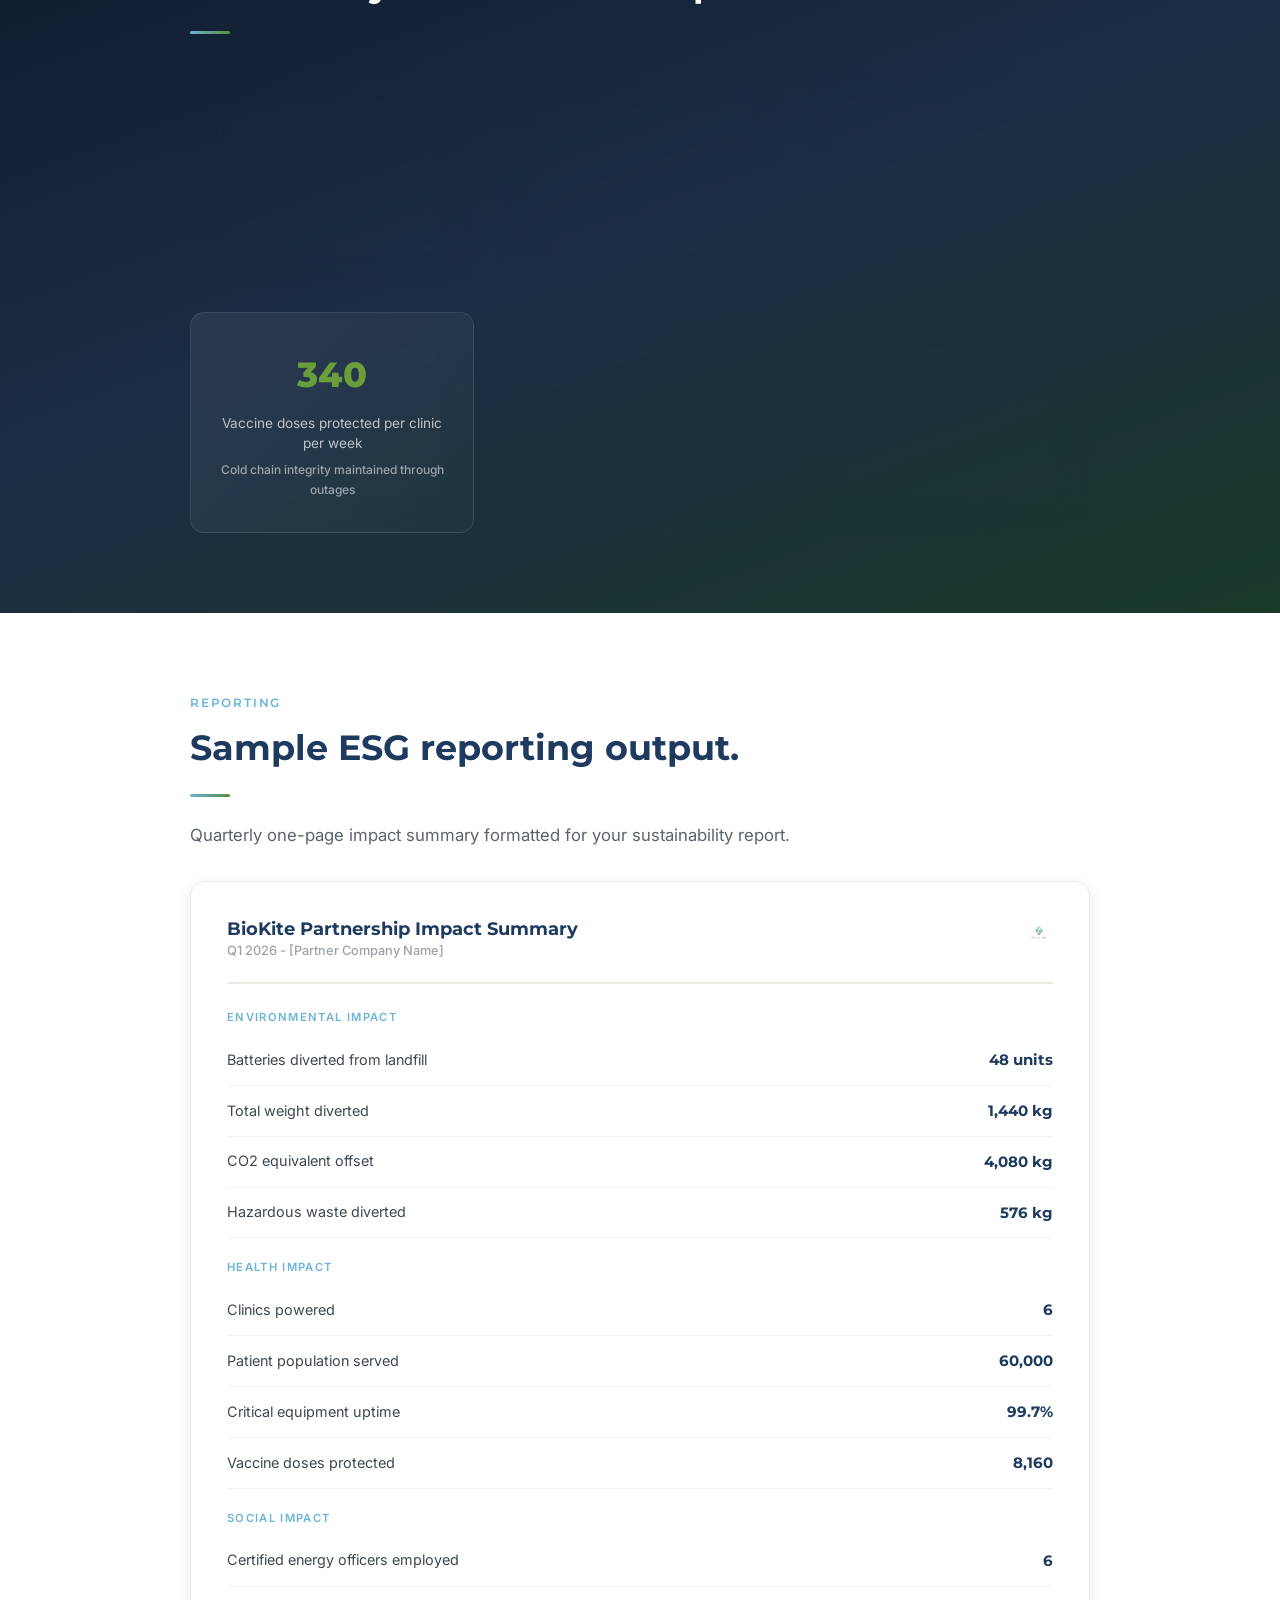
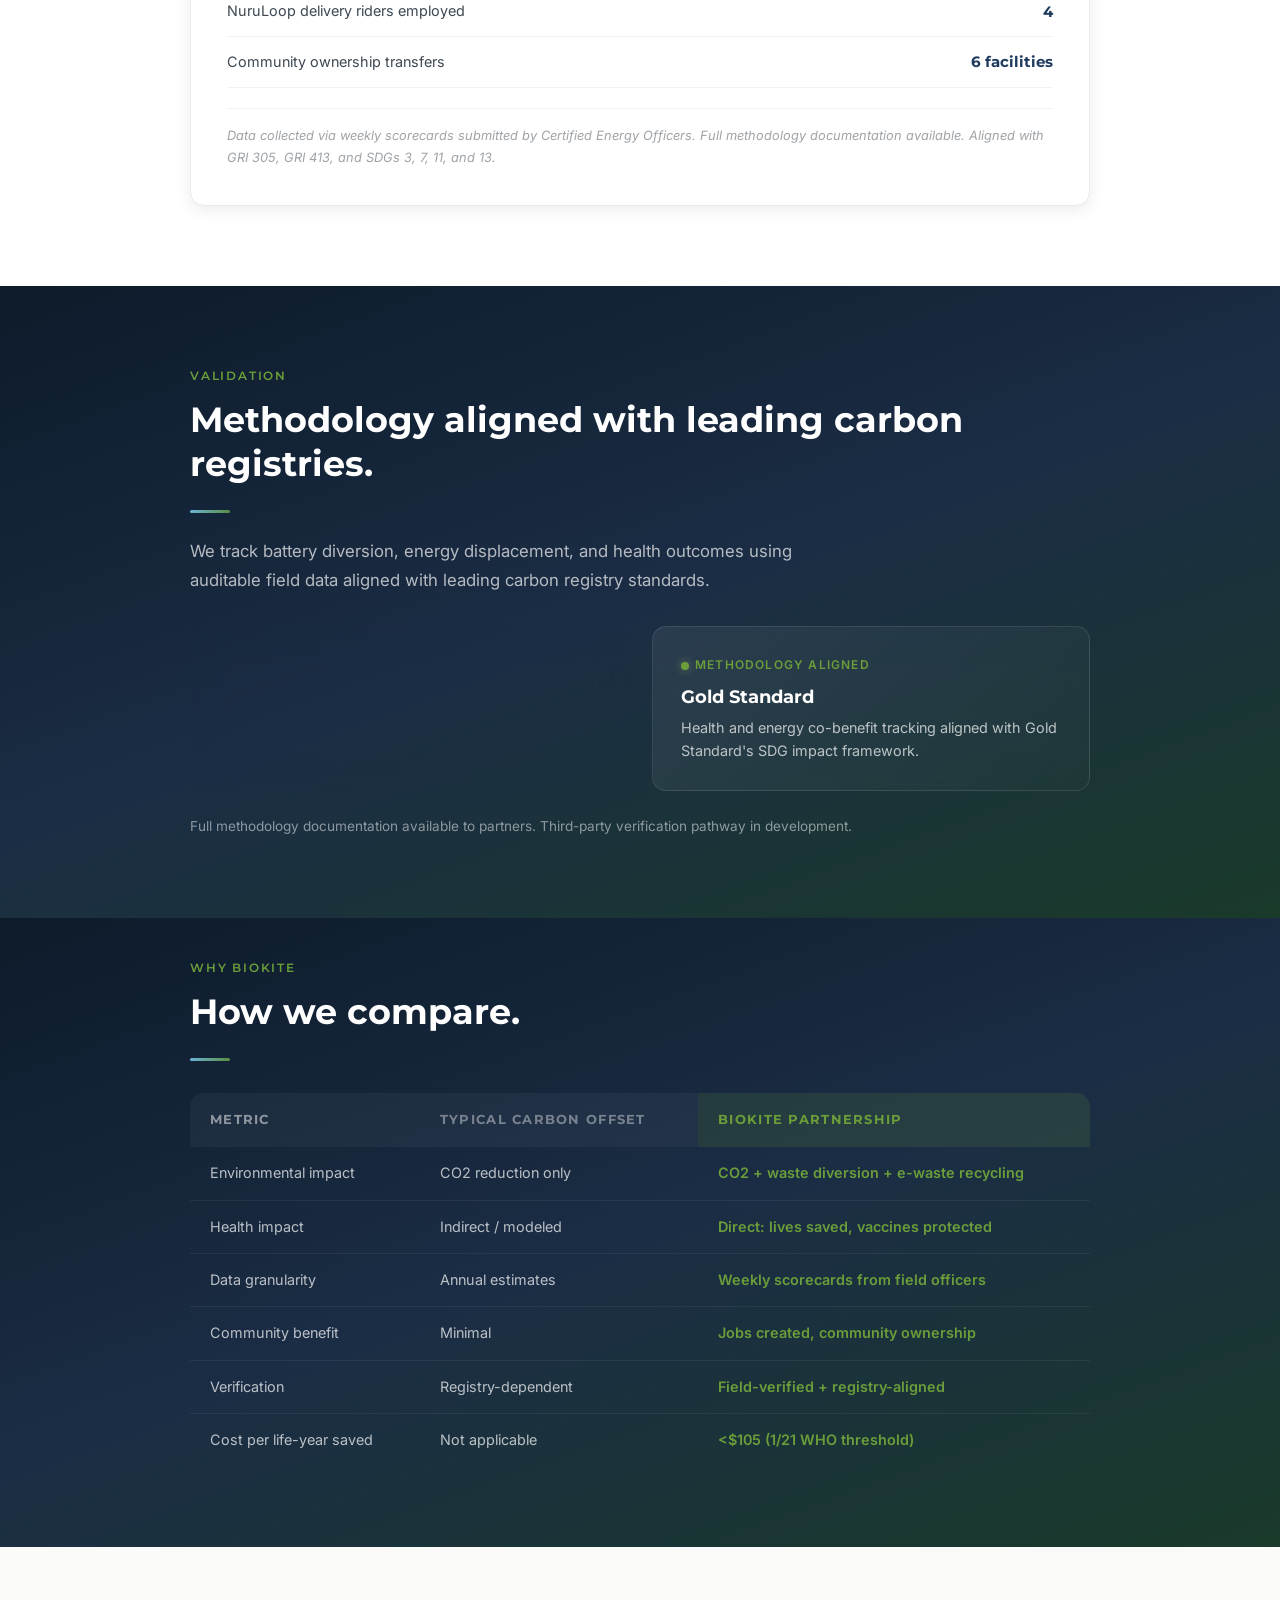
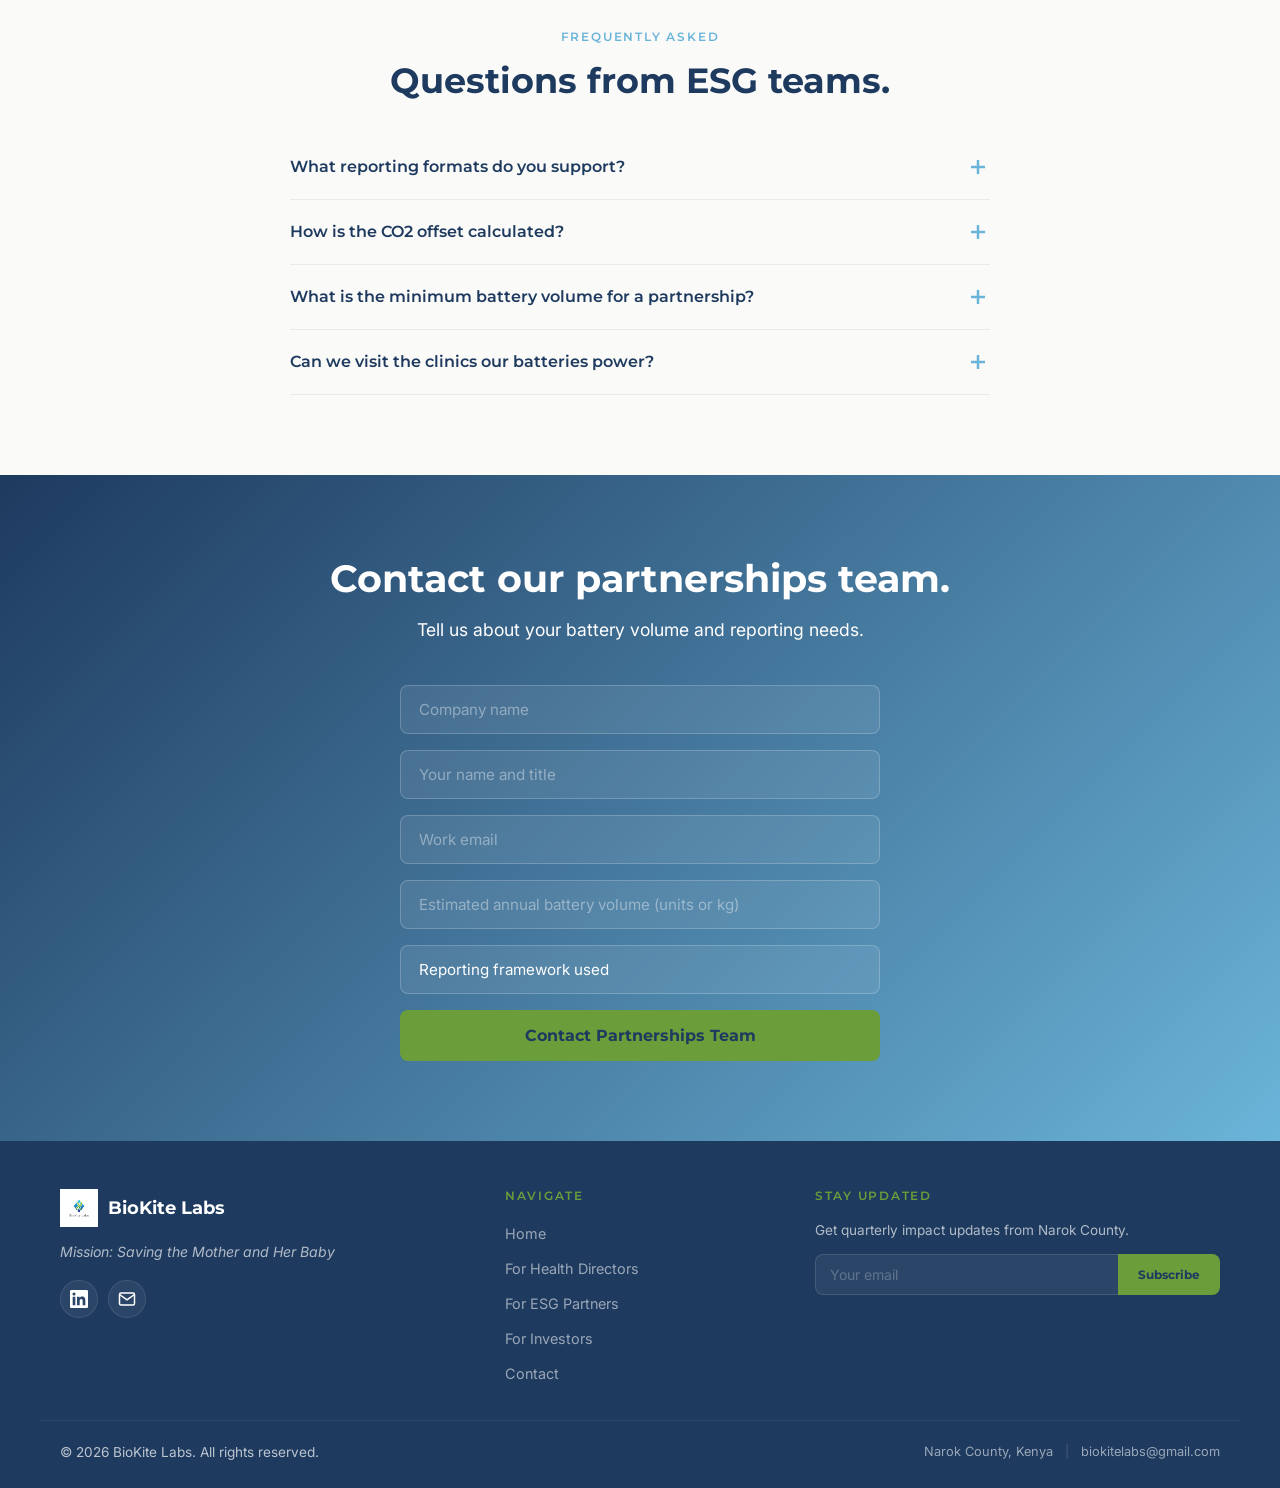
<file: esg.html>
<!DOCTYPE html>
<html lang="en">
<head>
    <meta charset="UTF-8">
    <meta name="viewport" content="width=device-width, initial-scale=1.0">
    <title>BioKite Labs | For ESG Partners</title>
    <meta name="description" content="Turn your end-of-life batteries into powered clinics. Verifiable impact. Reportable outcomes. Partner with BioKite Labs for measurable ESG impact.">
    <link rel="icon" type="image/png" href="logo.png">
    <link rel="canonical" href="https://biokitelabs.org/esg.html">
    <meta property="og:title" content="BioKite Labs | For ESG Partners">
    <meta property="og:description" content="Turn end-of-life batteries into powered clinics. Verifiable impact. Reportable outcomes. GRI and Gold Standard aligned.">
    <meta property="og:image" content="https://biokitelabs.org/olosho-clinic.jpg">
    <meta property="og:url" content="https://biokitelabs.org/esg.html">
    <meta property="og:type" content="website">
    <meta property="og:site_name" content="BioKite Labs">
    <meta name="twitter:card" content="summary_large_image">
    <meta name="twitter:title" content="BioKite Labs | For ESG Partners">
    <meta name="twitter:description" content="Turn end-of-life batteries into powered clinics. Verifiable impact. Reportable outcomes. GRI and Gold Standard aligned.">
    <meta name="twitter:image" content="https://biokitelabs.org/olosho-clinic.jpg">
    <link rel="preconnect" href="https://fonts.googleapis.com">
    <link rel="preconnect" href="https://fonts.gstatic.com" crossorigin>
    <link href="https://fonts.googleapis.com/css2?family=Montserrat:wght@500;600;700;800&family=Inter:wght@400;500;600&family=Lora:ital,wght@0,400;0,500;0,600;1,400&family=Cormorant+Garamond:ital,wght@0,600;0,700;1,400&display=swap" rel="stylesheet">
    <link rel="stylesheet" href="styles.css">
    <style>
        :root { --biokite-blue: #6BB4D9; }

        /* ─── HERO ─── */
        .page-hero {
            padding: 160px 20px 100px;
            background: linear-gradient(160deg, #0d1b2a 0%, #162a3a 30%, #1a3a2a 60%, #1b2d45 100%);
            text-align: center; color: var(--white); position: relative; overflow: hidden;
        }
        .page-hero::before { content: ''; position: absolute; inset: 0; background: radial-gradient(ellipse at 50% 30%, rgba(175,190,106,0.08) 0%, transparent 55%), radial-gradient(ellipse at 20% 80%, rgba(55,134,183,0.1) 0%, transparent 45%); pointer-events: none; }
        .page-hero .tag { display: inline-block; padding: 6px 16px; background: rgba(175,190,106,0.2); color: var(--lime-green); font-size: 0.85rem; font-weight: 600; border-radius: 20px; margin-bottom: 24px; }
        .page-hero h1 { font-size: clamp(2rem, 5vw, 3rem); font-weight: 800; max-width: 750px; margin: 0 auto 1.5rem; line-height: 1.15; }
        .page-hero p { font-size: 1.15rem; color: rgba(255,255,255,0.85); max-width: 580px; margin: 0 auto; line-height: 1.7; }

        /* ─── SECTIONS ─── */
        .section { padding: 80px 20px; }
        .section-dark { background: linear-gradient(160deg, #0d1b2a 0%, #1b2d45 50%, #1a3a2a 100%); color: var(--white); }
        .section-light { background: var(--off-white); }
        .section-white { background: var(--white); }
        .section-inner { max-width: 900px; margin: 0 auto; }
        .section-label { font-family: 'Montserrat', sans-serif; font-size: 0.75rem; text-transform: uppercase; letter-spacing: 0.15em; font-weight: 600; color: var(--biokite-blue); margin-bottom: 12px; }
        .section-dark .section-label { color: var(--lime-green); }
        .section h2 { font-size: clamp(1.6rem, 3.5vw, 2.2rem); margin-bottom: 16px; }
        .section-dark h2 { color: var(--white); }
        .section p.lead { font-size: 1.05rem; opacity: 0.85; line-height: 1.7; max-width: 640px; margin-bottom: 2rem; }
        .brand-bar { width: 40px; height: 3px; background: linear-gradient(135deg, var(--biokite-blue), var(--kite-green)); margin: 1.5rem 0; border-radius: 2px; }

        /* ─── IMPACT METRICS ─── */
        .metrics-grid { display: grid; grid-template-columns: repeat(3, 1fr); gap: 24px; margin-top: 2rem; }
        .metric-card { background: linear-gradient(135deg, rgba(255,255,255,0.07) 0%, rgba(255,255,255,0.02) 100%); border: 1px solid rgba(255,255,255,0.1); border-radius: 14px; padding: 32px 24px; text-align: center; backdrop-filter: blur(16px); transition: all 0.4s; }
        .metric-card:hover { border-color: rgba(175,190,106,0.3); transform: translateY(-4px); box-shadow: 0 12px 30px rgba(0,0,0,0.3); }
        .metric-num { font-family: 'Montserrat', sans-serif; font-size: 2.2rem; font-weight: 800; color: var(--lime-green); margin-bottom: 8px; }
        .metric-label { font-size: 0.85rem; color: rgba(255,255,255,0.7); line-height: 1.5; }
        .metric-sublabel { font-size: 0.75rem; color: rgba(255,255,255,0.55); margin-top: 6px; font-weight: 500; }

        /* ─── ESG REPORT PREVIEW ─── */
        .report-preview { background: var(--white); border-radius: 14px; padding: 36px; box-shadow: var(--shadow-lg); margin-top: 2rem; border: 1px solid var(--light-gray); }
        .report-header { display: flex; justify-content: space-between; align-items: flex-start; margin-bottom: 24px; padding-bottom: 20px; border-bottom: 2px solid var(--light-gray); }
        .report-header h3 { font-size: 1.1rem; color: var(--deep-navy); }
        .report-header .period { font-size: 0.8rem; color: var(--charcoal); opacity: 0.5; font-weight: 500; }
        .report-row { display: grid; grid-template-columns: 1fr auto; gap: 20px; padding: 12px 0; border-bottom: 1px solid rgba(0,0,0,0.05); align-items: center; }
        .report-row:last-child { border-bottom: none; }
        .report-metric { font-size: 0.9rem; color: var(--charcoal); }
        .report-value { font-family: 'Montserrat', sans-serif; font-weight: 700; font-size: 0.95rem; color: var(--deep-navy); text-align: right; }
        .report-category { font-size: 0.7rem; text-transform: uppercase; letter-spacing: 0.12em; font-weight: 600; color: var(--biokite-blue); margin-top: 20px; margin-bottom: 8px; }
        .report-note { font-size: 0.8rem; color: var(--charcoal); opacity: 0.5; margin-top: 20px; padding-top: 16px; border-top: 1px solid var(--light-gray); font-style: italic; }

        /* ─── REGISTRIES ─── */
        .registry-grid { display: grid; grid-template-columns: 1fr 1fr; gap: 24px; margin-top: 2rem; }
        .registry-card { padding: 28px; background: linear-gradient(135deg, rgba(255,255,255,0.07) 0%, rgba(255,255,255,0.02) 100%); border: 1px solid rgba(255,255,255,0.1); border-radius: 14px; backdrop-filter: blur(16px); }
        .registry-card h3 { font-size: 1.1rem; color: var(--white); margin-bottom: 8px; }
        .registry-card p { font-size: 0.9rem; color: rgba(255,255,255,0.7); line-height: 1.6; }
        .registry-card .status { font-size: 0.75rem; color: var(--lime-green); font-weight: 600; text-transform: uppercase; letter-spacing: 0.1em; margin-bottom: 10px; display: flex; align-items: center; gap: 6px; }
        .registry-card .status-dot { width: 8px; height: 8px; border-radius: 50%; background: var(--lime-green); box-shadow: 0 0 10px rgba(175,190,106,0.5); }

        /* ─── LOOP DIAGRAM ─── */
        .loop-steps { display: grid; grid-template-columns: repeat(4, 1fr); gap: 20px; margin-top: 2rem; }
        .loop-step { text-align: center; position: relative; }
        .loop-step::after { content: '\2192'; position: absolute; right: -14px; top: 50%; transform: translateY(-50%); font-size: 1.4rem; color: var(--lime-green); opacity: 0.5; }
        .loop-step:last-child::after { display: none; }
        .loop-num { width: 44px; height: 44px; border-radius: 50%; background: linear-gradient(135deg, var(--biokite-blue), var(--kite-green)); display: inline-flex; align-items: center; justify-content: center; font-family: 'Montserrat', sans-serif; font-weight: 700; font-size: 1rem; color: var(--white); margin-bottom: 12px; }
        .loop-step h3 { font-size: 0.95rem; margin-bottom: 6px; }
        .loop-step p { font-size: 0.85rem; opacity: 0.75; line-height: 1.5; }

        /* ─── CTA FORM ─── */
        .cta-section { padding: 80px 20px; background: linear-gradient(135deg, var(--deep-navy) 0%, var(--biokite-blue) 100%); text-align: center; color: var(--white); }
        .cta-section h2 { color: var(--white); font-size: clamp(1.8rem, 4vw, 2.4rem); margin-bottom: 12px; }
        .cta-section p { font-size: 1.1rem; opacity: 0.85; margin-bottom: 2.5rem; }
        .contact-form { max-width: 480px; margin: 0 auto; display: flex; flex-direction: column; gap: 16px; }
        .contact-form input, .contact-form select, .contact-form textarea { padding: 14px 18px; border: 1px solid rgba(255,255,255,0.2); background: rgba(255,255,255,0.08); color: var(--white); font-family: 'Inter', sans-serif; font-size: 0.95rem; border-radius: 8px; outline: none; transition: border-color 0.2s; }
        .contact-form input::placeholder, .contact-form textarea::placeholder { color: rgba(255,255,255,0.4); }
        .contact-form input:focus, .contact-form select:focus, .contact-form textarea:focus { border-color: var(--lime-green); }
        .contact-form select { appearance: none; cursor: pointer; }
        .contact-form select option { background: var(--deep-navy); color: var(--white); }
        .contact-form textarea { resize: vertical; min-height: 80px; }
        .contact-form button { padding: 16px 32px; background: var(--lime-green); color: var(--deep-navy); font-family: 'Montserrat', sans-serif; font-size: 1rem; font-weight: 700; border: none; border-radius: 8px; cursor: pointer; transition: all 0.3s; }
        .contact-form button:hover { background: #c5d47a; transform: translateY(-2px); }

        /* ─── RESPONSIVE ─── */
        @media (max-width: 768px) {
            .metrics-grid { grid-template-columns: 1fr; }
            .registry-grid { grid-template-columns: 1fr; }
            .loop-steps { grid-template-columns: 1fr 1fr; }
            .loop-step::after { display: none; }
        }
    </style>
    <script type="application/ld+json">
    {
      "@context": "https://schema.org",
      "@type": "FAQPage",
      "mainEntity": [
        {
          "@type": "Question",
          "name": "What reporting formats do you support?",
          "acceptedAnswer": {
            "@type": "Answer",
            "text": "We provide quarterly impact summaries formatted for GRI Standards, SASB, CDP, TCFD, and CSRD/EU Taxonomy. Data includes environmental metrics (CO2 offset, waste diversion), health outcomes (clinics powered, patients served), and social impact (jobs created, community ownership transfers)."
          }
        },
        {
          "@type": "Question",
          "name": "How is the CO2 offset calculated?",
          "acceptedAnswer": {
            "@type": "Answer",
            "text": "85kg CO2 equivalent offset per battery diverted, based on lifecycle analysis of LiFePO4 cells. Methodology covers avoided manufacturing emissions, landfill methane prevention, and grid displacement from solar charging. Full documentation available to partners."
          }
        },
        {
          "@type": "Question",
          "name": "What is the minimum battery volume for a partnership?",
          "acceptedAnswer": {
            "@type": "Answer",
            "text": "We work with partners at any scale. Our pilot is designed to prove the model with as few as 30 batteries. Larger partnerships receive dedicated reporting and named clinic attribution."
          }
        },
        {
          "@type": "Question",
          "name": "Can we visit the clinics our batteries power?",
          "acceptedAnswer": {
            "@type": "Answer",
            "text": "Yes. We facilitate site visits to Narok County for ESG partners who want to see the impact firsthand. You'll meet your Certified Energy Officer, see the battery systems in operation, and visit the clinics your batteries power."
          }
        }
      ]
    }
    </script>
</head>
<body>
    <a href="#main-content" class="skip-link">Skip to main content</a>
    <div class="reading-progress" id="readingProgress"></div>

    <!-- NAV -->
    <nav>
        <div class="nav-inner">
            <a href="index.html" class="nav-logo">
                <img src="logo.png" alt="BioKite Labs">
                <div class="nav-logo-text">BioKite <span class="labs">Labs</span></div>
            </a>
            <ul class="nav-links" id="navLinks">
                <li><a href="index.html">Home</a></li>
                <li><a href="partners.html">For Health Directors</a></li>
                <li><a href="esg.html" class="active">For ESG Partners</a></li>
                <li><a href="invest.html">For Investors</a></li>
                <li><a href="fund.html">Fund the Pilot</a></li>
            </ul>
            <button class="hamburger" id="hamburger" aria-label="Menu" aria-expanded="false">
                <span></span><span></span><span></span>
            </button>
        </div>
    </nav>

    <!-- HERO -->
    <section class="page-hero" id="main-content">
        <div class="tag reveal">For Corporate ESG Partners</div>
        <h1 class="reveal reveal-delay-1">Turn your end-of-life batteries into powered clinics.<br><span style="color: var(--lime-green);">Verifiable impact. Reportable outcomes.</span></h1>
        <p class="reveal reveal-delay-2">Your retired batteries keep oxygen flowing in rural clinics. Measurable health impact. Auditable environmental data.</p>
    </section>

    <!-- PARTNER LOGO MARQUEE -->
    <div style="background: var(--white); padding: 0 20px; text-align: center; border-bottom: 1px solid var(--light-gray);">
        <p style="font-family: 'Montserrat', sans-serif; font-size: 0.7rem; text-transform: uppercase; letter-spacing: 0.15em; font-weight: 600; color: var(--charcoal); opacity: 0.5; padding-top: 1.5rem; margin-bottom: 0;">Our Partners</p>
        <div class="logo-marquee">
            <div class="logo-marquee-track">
                <img src="mmu.jpeg" alt="Maasai Mara University" loading="lazy">
                <img src="mmyc.png" alt="Maasai Mara Youth Council" loading="lazy">
                <img src="eai.jpeg" alt="Elongko Africa" loading="lazy">
                <img src="acophe.jpeg" alt="ACOPPHE" loading="lazy">
                <img src="hsph.png" alt="Harvard T.H. Chan School of Public Health" loading="lazy">
                <img src="stanford.png" alt="Stanford University" loading="lazy">
                <img src="ucberkeley.png" alt="UC Berkeley" loading="lazy">
            </div>
        </div>
    </div>

    <!-- TRUST BADGES -->
    <div class="trust-badges">
        <div class="trust-badges-inner">
            <div class="trust-badge green"><svg viewBox="0 0 24 24" fill="none" stroke="currentColor" stroke-width="2.5"><polyline points="20 6 9 17 4 12"/></svg> GRI 305 &amp; 413 Aligned</div>
            <div class="trust-badge blue"><svg viewBox="0 0 24 24" fill="none" stroke="currentColor" stroke-width="2.5"><circle cx="12" cy="12" r="10"/><polyline points="12 6 12 12 16 14"/></svg> Quarterly Reporting</div>
            <div class="trust-badge green"><svg viewBox="0 0 24 24" fill="none" stroke="currentColor" stroke-width="2.5"><path d="M12 22s8-4 8-10V5l-8-3-8 3v7c0 6 8 10 8 10z"/></svg> Verra &amp; Gold Standard</div>
            <div class="trust-badge blue"><svg viewBox="0 0 24 24" fill="none" stroke="currentColor" stroke-width="2.5"><rect x="3" y="3" width="18" height="18" rx="2"/><line x1="3" y1="9" x2="21" y2="9"/><line x1="9" y1="21" x2="9" y2="9"/></svg> Audit-Ready Data</div>
            <div class="trust-badge green"><svg viewBox="0 0 24 24" fill="none" stroke="currentColor" stroke-width="2.5"><path d="M12 2L2 7l10 5 10-5-10-5zM2 17l10 5 10-5M2 12l10 5 10-5"/></svg> SDG 3, 7, 11, 13</div>
        </div>
    </div>

    <!-- THE LOOP -->
    <section class="section section-light">
        <div class="section-inner">
            <div class="section-label reveal">How It Works</div>
            <h2 class="reveal reveal-delay-1">From end-of-life batteries to powered clinics.</h2>
            <div class="brand-bar reveal"></div>
            <p class="lead reveal reveal-delay-2">Retired batteries tested, refurbished into clinic-grade power systems, and installed in rural clinics. Every step tracked. Every outcome reportable.</p>
            <div class="loop-steps reveal reveal-delay-3">
                <div class="loop-step">
                    <div class="loop-num">1</div>
                    <h3>Collect</h3>
                    <p>Batteries collected from your facilities. Tested at WEEE Centre, Nairobi. Graded for second-life use.</p>
                </div>
                <div class="loop-step">
                    <div class="loop-num">2</div>
                    <h3>Rebuild</h3>
                    <p>Certified engineers assemble clinic-grade LiFePO4 systems. Built locally. Community-owned.</p>
                </div>
                <div class="loop-step">
                    <div class="loop-num">3</div>
                    <h3>Deploy</h3>
                    <p>Installed in rural clinics. Connected to critical equipment. Solar charged. Continuous backup power.</p>
                </div>
                <div class="loop-step">
                    <div class="loop-num">4</div>
                    <h3>Report</h3>
                    <p>Quarterly impact data: battery diversion, CO2 offset, health outcomes. Audit-ready.</p>
                </div>
            </div>
        </div>
    </section>

    <!-- IMPACT METRICS -->
    <section class="section section-dark">
        <div class="section-inner">
            <div class="section-label reveal">Impact Metrics</div>
            <h2 class="reveal reveal-delay-1">Numbers your board can report.</h2>
            <div class="brand-bar reveal"></div>
            <div class="metrics-grid reveal reveal-delay-2">
                <div class="metric-card">
                    <div class="metric-num">85 kg</div>
                    <div class="metric-label">CO2 offset per battery diverted from landfill</div>
                    <div class="metric-sublabel">Based on lifecycle analysis of LiFePO4 cells</div>
                </div>
                <div class="metric-card">
                    <div class="metric-num">&lt;$105</div>
                    <div class="metric-label">Per life-year saved</div>
                    <div class="metric-sublabel">1/21 the WHO cost-effectiveness threshold. Methodology available.</div>
                </div>
                <div class="metric-card">
                    <div class="metric-num">10,000+</div>
                    <div class="metric-label">Patients served per clinic per year</div>
                    <div class="metric-sublabel">Average for Narok County dispensaries</div>
                </div>
            </div>
            <div class="metrics-grid reveal reveal-delay-3" style="margin-top: 24px;">
                <div class="metric-card">
                    <div class="metric-num">340</div>
                    <div class="metric-label">Vaccine doses protected per clinic per week</div>
                    <div class="metric-sublabel">Cold chain integrity maintained through outages</div>
                </div>
                <div class="metric-card">
                    <div class="metric-num">0</div>
                    <div class="metric-label">Subscriptions or recurring fees</div>
                    <div class="metric-sublabel">One-time investment. Permanent community ownership.</div>
                </div>
                <div class="metric-card">
                    <div class="metric-num">5+ yrs</div>
                    <div class="metric-label">Second-life battery lifespan</div>
                    <div class="metric-sublabel">Continued value after primary use ends</div>
                </div>
            </div>
        </div>
    </section>

    <!-- SAMPLE ESG REPORT -->
    <section class="section section-white">
        <div class="section-inner">
            <div class="section-label reveal">Reporting</div>
            <h2 class="reveal reveal-delay-1">Sample ESG reporting output.</h2>
            <div class="brand-bar reveal"></div>
            <p class="lead reveal reveal-delay-2">Quarterly one-page impact summary formatted for your sustainability report.</p>
            <div class="report-preview reveal reveal-delay-3">
                <div class="report-header">
                    <div>
                        <h3>BioKite Partnership Impact Summary</h3>
                        <div class="period">Q1 2026 - [Partner Company Name]</div>
                    </div>
                    <img src="logo.png" alt="BioKite" style="height: 28px; opacity: 0.6;">
                </div>

                <div class="report-category">Environmental Impact</div>
                <div class="report-row"><span class="report-metric">Batteries diverted from landfill</span><span class="report-value">48 units</span></div>
                <div class="report-row"><span class="report-metric">Total weight diverted</span><span class="report-value">1,440 kg</span></div>
                <div class="report-row"><span class="report-metric">CO2 equivalent offset</span><span class="report-value">4,080 kg</span></div>
                <div class="report-row"><span class="report-metric">Hazardous waste diverted</span><span class="report-value">576 kg</span></div>

                <div class="report-category">Health Impact</div>
                <div class="report-row"><span class="report-metric">Clinics powered</span><span class="report-value">6</span></div>
                <div class="report-row"><span class="report-metric">Patient population served</span><span class="report-value">60,000</span></div>
                <div class="report-row"><span class="report-metric">Critical equipment uptime</span><span class="report-value">99.7%</span></div>
                <div class="report-row"><span class="report-metric">Vaccine doses protected</span><span class="report-value">8,160</span></div>

                <div class="report-category">Social Impact</div>
                <div class="report-row"><span class="report-metric">Certified energy officers employed</span><span class="report-value">6</span></div>
                <div class="report-row"><span class="report-metric">NuruLoop delivery riders employed</span><span class="report-value">4</span></div>
                <div class="report-row"><span class="report-metric">Community ownership transfers</span><span class="report-value">6 facilities</span></div>

                <div class="report-note">Data collected via weekly scorecards submitted by Certified Energy Officers. Full methodology documentation available. Aligned with GRI 305, GRI 413, and SDGs 3, 7, 11, and 13.</div>
            </div>
        </div>
    </section>

    <!-- CARBON REGISTRIES -->
    <section class="section section-dark">
        <div class="section-inner">
            <div class="section-label reveal">Validation</div>
            <h2 class="reveal reveal-delay-1">Methodology aligned with leading carbon registries.</h2>
            <div class="brand-bar reveal"></div>
            <p class="lead reveal reveal-delay-2" style="color: rgba(255,255,255,0.8);">We track battery diversion, energy displacement, and health outcomes using auditable field data aligned with leading carbon registry standards.</p>
            <div class="registry-grid reveal reveal-delay-3">
                <div class="registry-card">
                    <div class="status"><span class="status-dot"></span> Methodology Aligned</div>
                    <h3>Verra (VCS)</h3>
                    <p>Second-life battery methodology aligned with VCS for energy access and waste diversion.</p>
                </div>
                <div class="registry-card">
                    <div class="status"><span class="status-dot"></span> Methodology Aligned</div>
                    <h3>Gold Standard</h3>
                    <p>Health and energy co-benefit tracking aligned with Gold Standard's SDG impact framework.</p>
                </div>
            </div>
            <p class="reveal" style="font-size: 0.85rem; color: rgba(255,255,255,0.5); margin-top: 1.5rem;">Full methodology documentation available to partners. Third-party verification pathway in development.</p>
        </div>
    </section>

    <!-- COMPARISON -->
    <section class="section section-dark" style="padding-top: 40px;">
        <div class="section-inner">
            <div class="section-label reveal">Why BioKite</div>
            <h2 class="reveal reveal-delay-1" style="color: var(--white);">How we compare.</h2>
            <div class="brand-bar reveal"></div>
            <table class="comparison-table reveal reveal-delay-2">
                <thead>
                    <tr>
                        <th>Metric</th>
                        <th>Typical Carbon Offset</th>
                        <th>BioKite Partnership</th>
                    </tr>
                </thead>
                <tbody>
                    <tr><td>Environmental impact</td><td>CO2 reduction only</td><td>CO2 + waste diversion + e-waste recycling</td></tr>
                    <tr><td>Health impact</td><td>Indirect / modeled</td><td>Direct: lives saved, vaccines protected</td></tr>
                    <tr><td>Data granularity</td><td>Annual estimates</td><td>Weekly scorecards from field officers</td></tr>
                    <tr><td>Community benefit</td><td>Minimal</td><td>Jobs created, community ownership</td></tr>
                    <tr><td>Verification</td><td>Registry-dependent</td><td>Field-verified + registry-aligned</td></tr>
                    <tr><td>Cost per life-year saved</td><td>Not applicable</td><td>&lt;$105 (1/21 WHO threshold)</td></tr>
                </tbody>
            </table>
        </div>
    </section>

    <!-- FAQ -->
    <section class="faq-section" style="background: var(--off-white);">
        <div class="faq-inner">
            <div class="section-label reveal" style="text-align: center; color: var(--biokite-blue);">Frequently Asked</div>
            <h2 class="reveal reveal-delay-1" style="text-align: center; font-size: clamp(1.6rem, 3.5vw, 2.2rem); margin-bottom: 2rem;">Questions from ESG teams.</h2>
            <div class="faq-item">
                <button class="faq-question">What reporting formats do you support?<svg class="faq-icon" viewBox="0 0 24 24" fill="none" stroke="currentColor" stroke-width="2.5"><line x1="12" y1="5" x2="12" y2="19"/><line x1="5" y1="12" x2="19" y2="12"/></svg></button>
                <div class="faq-answer">We provide quarterly impact summaries formatted for GRI Standards, SASB, CDP, TCFD, and CSRD/EU Taxonomy. Data includes environmental metrics (CO2 offset, waste diversion), health outcomes (clinics powered, patients served), and social impact (jobs created, community ownership transfers).</div>
            </div>
            <div class="faq-item">
                <button class="faq-question">How is the CO2 offset calculated?<svg class="faq-icon" viewBox="0 0 24 24" fill="none" stroke="currentColor" stroke-width="2.5"><line x1="12" y1="5" x2="12" y2="19"/><line x1="5" y1="12" x2="19" y2="12"/></svg></button>
                <div class="faq-answer">85kg CO2 equivalent offset per battery diverted, based on lifecycle analysis of LiFePO4 cells. Methodology covers avoided manufacturing emissions, landfill methane prevention, and grid displacement from solar charging. Full documentation available to partners.</div>
            </div>
            <div class="faq-item">
                <button class="faq-question">What is the minimum battery volume for a partnership?<svg class="faq-icon" viewBox="0 0 24 24" fill="none" stroke="currentColor" stroke-width="2.5"><line x1="12" y1="5" x2="12" y2="19"/><line x1="5" y1="12" x2="19" y2="12"/></svg></button>
                <div class="faq-answer">We work with partners at any scale. Our pilot is designed to prove the model with as few as 30 batteries. Larger partnerships receive dedicated reporting and named clinic attribution.</div>
            </div>
            <div class="faq-item">
                <button class="faq-question">Can we visit the clinics our batteries power?<svg class="faq-icon" viewBox="0 0 24 24" fill="none" stroke="currentColor" stroke-width="2.5"><line x1="12" y1="5" x2="12" y2="19"/><line x1="5" y1="12" x2="19" y2="12"/></svg></button>
                <div class="faq-answer">Yes. We facilitate site visits to Narok County for ESG partners who want to see the impact firsthand. You'll meet your Certified Energy Officer, see the battery systems in operation, and visit the clinics your batteries power.</div>
            </div>
        </div>
    </section>

    <!-- CTA -->
    <section class="cta-section">
        <h2 class="reveal">Contact our partnerships team.</h2>
        <p class="reveal reveal-delay-1">Tell us about your battery volume and reporting needs.</p>
        <form class="contact-form reveal reveal-delay-2" action="https://formspree.io/f/xojodawy" method="POST">
            <label for="esg-company" class="sr-only">Company name</label>
            <input id="esg-company" type="text" name="company" placeholder="Company name" required>
            <label for="esg-name" class="sr-only">Your name and title</label>
            <input id="esg-name" type="text" name="name" placeholder="Your name and title" required>
            <label for="esg-email" class="sr-only">Work email</label>
            <input id="esg-email" type="email" name="email" placeholder="Work email" required>
            <label for="esg-volume" class="sr-only">Estimated annual battery volume</label>
            <input id="esg-volume" type="text" name="battery_volume" placeholder="Estimated annual battery volume (units or kg)">
            <label for="esg-framework" class="sr-only">Reporting framework</label>
            <select id="esg-framework" name="framework" required>
                <option value="" disabled selected style="color: rgba(255,255,255,0.4);">Reporting framework used</option>
                <option value="GRI">GRI Standards</option>
                <option value="SASB">SASB</option>
                <option value="CDP">CDP</option>
                <option value="TCFD">TCFD</option>
                <option value="CSRD">CSRD / EU Taxonomy</option>
                <option value="other">Other / Not sure</option>
            </select>
            <button type="submit">Contact Partnerships Team</button>
        </form>
    </section>

    <!-- FOOTER -->
    <footer>
        <div class="footer-grid">
            <div class="footer-col">
                <div class="footer-brand"><img src="logo.png" alt="BioKite"><span>BioKite Labs</span></div>
                <p class="footer-tagline">Mission: Saving the Mother and Her Baby</p>
                <div class="footer-social">
                    <a href="https://www.linkedin.com/company/biokitelabs" target="_blank" rel="noopener" aria-label="LinkedIn"><svg width="18" height="18" fill="currentColor" viewBox="0 0 24 24"><path d="M20.447 20.452h-3.554v-5.569c0-1.328-.027-3.037-1.852-3.037-1.853 0-2.136 1.445-2.136 2.939v5.667H9.351V9h3.414v1.561h.046c.477-.9 1.637-1.85 3.37-1.85 3.601 0 4.267 2.37 4.267 5.455v6.286zM5.337 7.433a2.062 2.062 0 01-2.063-2.065 2.064 2.064 0 112.063 2.065zm1.782 13.019H3.555V9h3.564v11.452zM22.225 0H1.771C.792 0 0 .774 0 1.729v20.542C0 23.227.792 24 1.771 24h20.451C23.2 24 24 23.227 24 22.271V1.729C24 .774 23.2 0 22.222 0h.003z"/></svg></a>
                    <a href="mailto:biokitelabs@gmail.com" aria-label="Email"><svg width="18" height="18" fill="none" stroke="currentColor" stroke-width="2" viewBox="0 0 24 24"><rect x="2" y="4" width="20" height="16" rx="2"/><polyline points="22,6 12,13 2,6"/></svg></a>
                </div>
            </div>
            <div class="footer-col">
                <h4 class="footer-heading">Navigate</h4>
                <ul class="footer-nav">
                    <li><a href="index.html">Home</a></li>
                    <li><a href="partners.html">For Health Directors</a></li>
                    <li><a href="esg.html">For ESG Partners</a></li>
                    <li><a href="invest.html">For Investors</a></li>
                    <li><a href="mailto:biokitelabs@gmail.com">Contact</a></li>
                </ul>
            </div>
            <div class="footer-col">
                <h4 class="footer-heading">Stay Updated</h4>
                <p class="footer-newsletter-text">Get quarterly impact updates from Narok County.</p>
                <form class="newsletter-form" action="https://formspree.io/f/xojodawy" method="POST">
                    <input type="hidden" name="_subject" value="Newsletter Signup - ESG Page">
                    <div class="newsletter-input-group">
                        <label for="nl-email-esg" class="sr-only">Email</label>
                        <input id="nl-email-esg" type="email" name="email" placeholder="Your email" required>
                        <button type="submit">Subscribe</button>
                    </div>
                </form>
            </div>
        </div>
        <div class="footer-bottom">
            <div class="footer-copy">&copy; 2026 BioKite Labs. All rights reserved.</div>
            <div class="footer-legal">
                <span>Narok County, Kenya</span>
                <span class="footer-sep">|</span>
                <span>biokitelabs@gmail.com</span>
            </div>
        </div>
    </footer>

    <!-- BACK TO TOP -->
    <button id="backToTopBtn" class="back-to-top" aria-label="Back to top">
        <svg class="progress-ring" viewBox="0 0 40 40"><circle class="progress-ring-bg" cx="20" cy="20" r="18"/><circle class="progress-ring-circle" cx="20" cy="20" r="18"/></svg>
        <svg class="arrow-icon" viewBox="0 0 24 24" fill="none" stroke="currentColor" stroke-width="2.5"><polyline points="18 15 12 9 6 15"/></svg>
    </button>

    <!-- COOKIE CONSENT -->
    <div id="cookieConsent" class="cookie-consent">
        <p>We use cookies to improve your experience on biokitelabs.org.</p>
        <button class="cookie-accept">Got it</button>
    </div>

    <script>
        /* Nav + Reveal */
        const hamburger = document.getElementById('hamburger');
        const navLinks = document.getElementById('navLinks');
        hamburger.addEventListener('click', () => { navLinks.classList.toggle('open'); hamburger.classList.toggle('active'); hamburger.setAttribute('aria-expanded', navLinks.classList.contains('open')); });
        document.addEventListener('keydown', (e) => { if (e.key === 'Escape' && navLinks.classList.contains('open')) { navLinks.classList.remove('open'); hamburger.classList.remove('active'); hamburger.setAttribute('aria-expanded', 'false'); hamburger.focus(); } });
        document.querySelectorAll('#navLinks a').forEach(a => { a.addEventListener('click', () => { navLinks.classList.remove('open'); hamburger.classList.remove('active'); }); });
        const navbar = document.querySelector('nav');
        window.addEventListener('scroll', () => { navbar.classList.toggle('scrolled', window.scrollY > 10); }, { passive: true });
        const revealObserver = new IntersectionObserver((entries) => { entries.forEach(e => { if (e.isIntersecting) e.target.classList.add('visible'); }); }, { threshold: 0.1 });
        document.querySelectorAll('.reveal').forEach(el => revealObserver.observe(el));
    </script>
    <script src="marketing.js"></script>
</body>
</html>
</file>
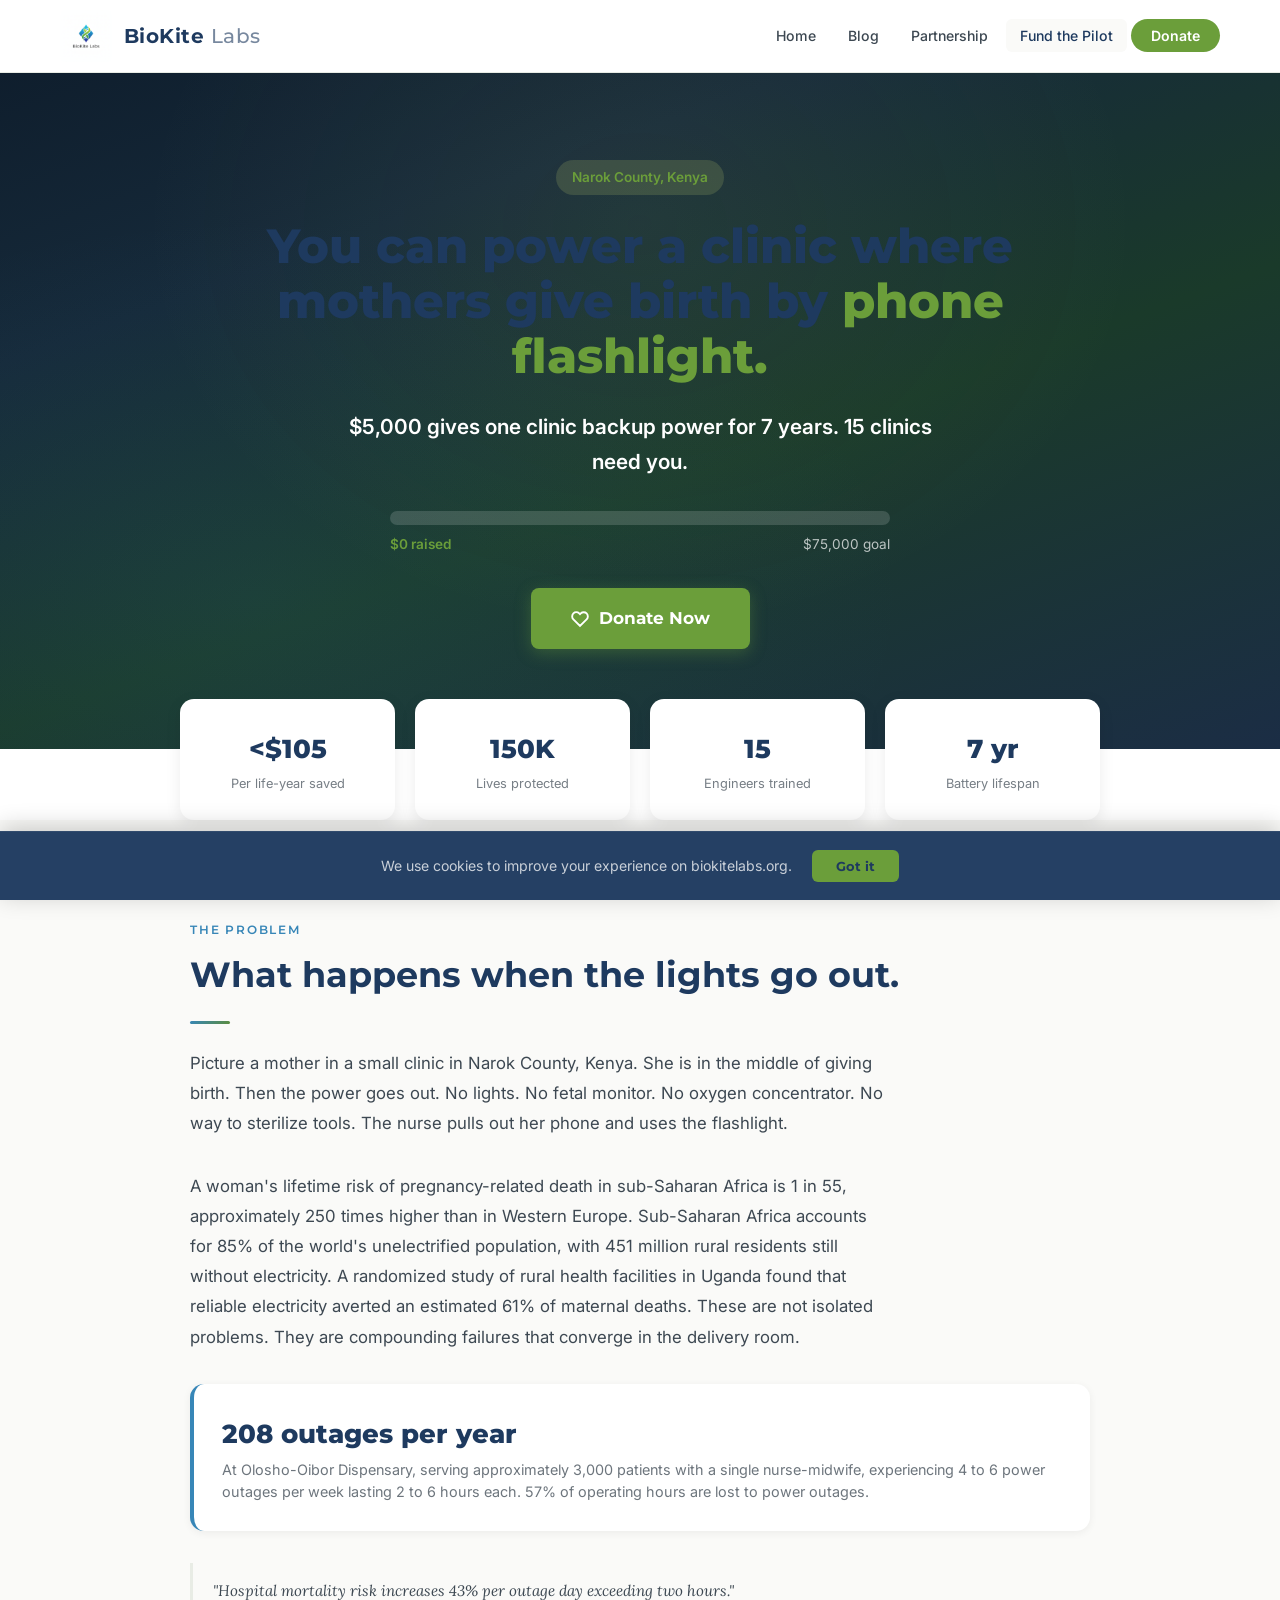
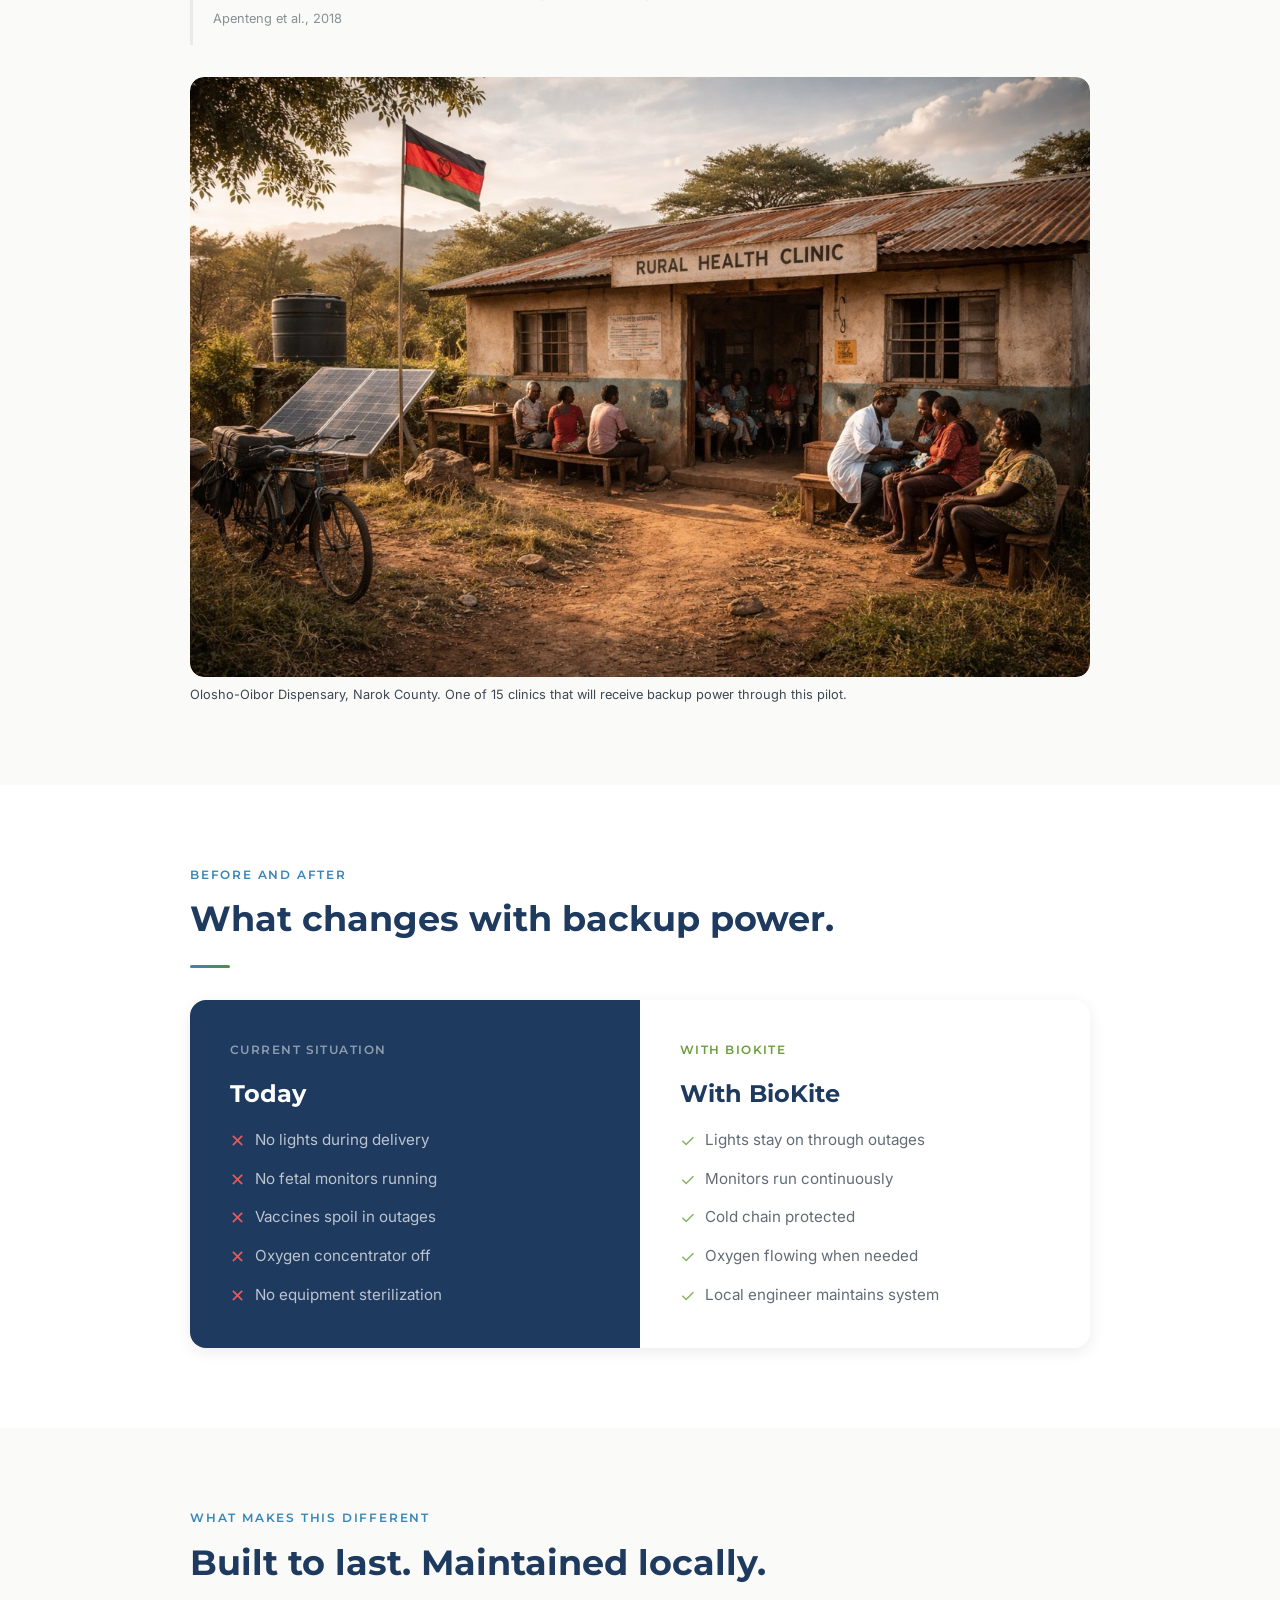
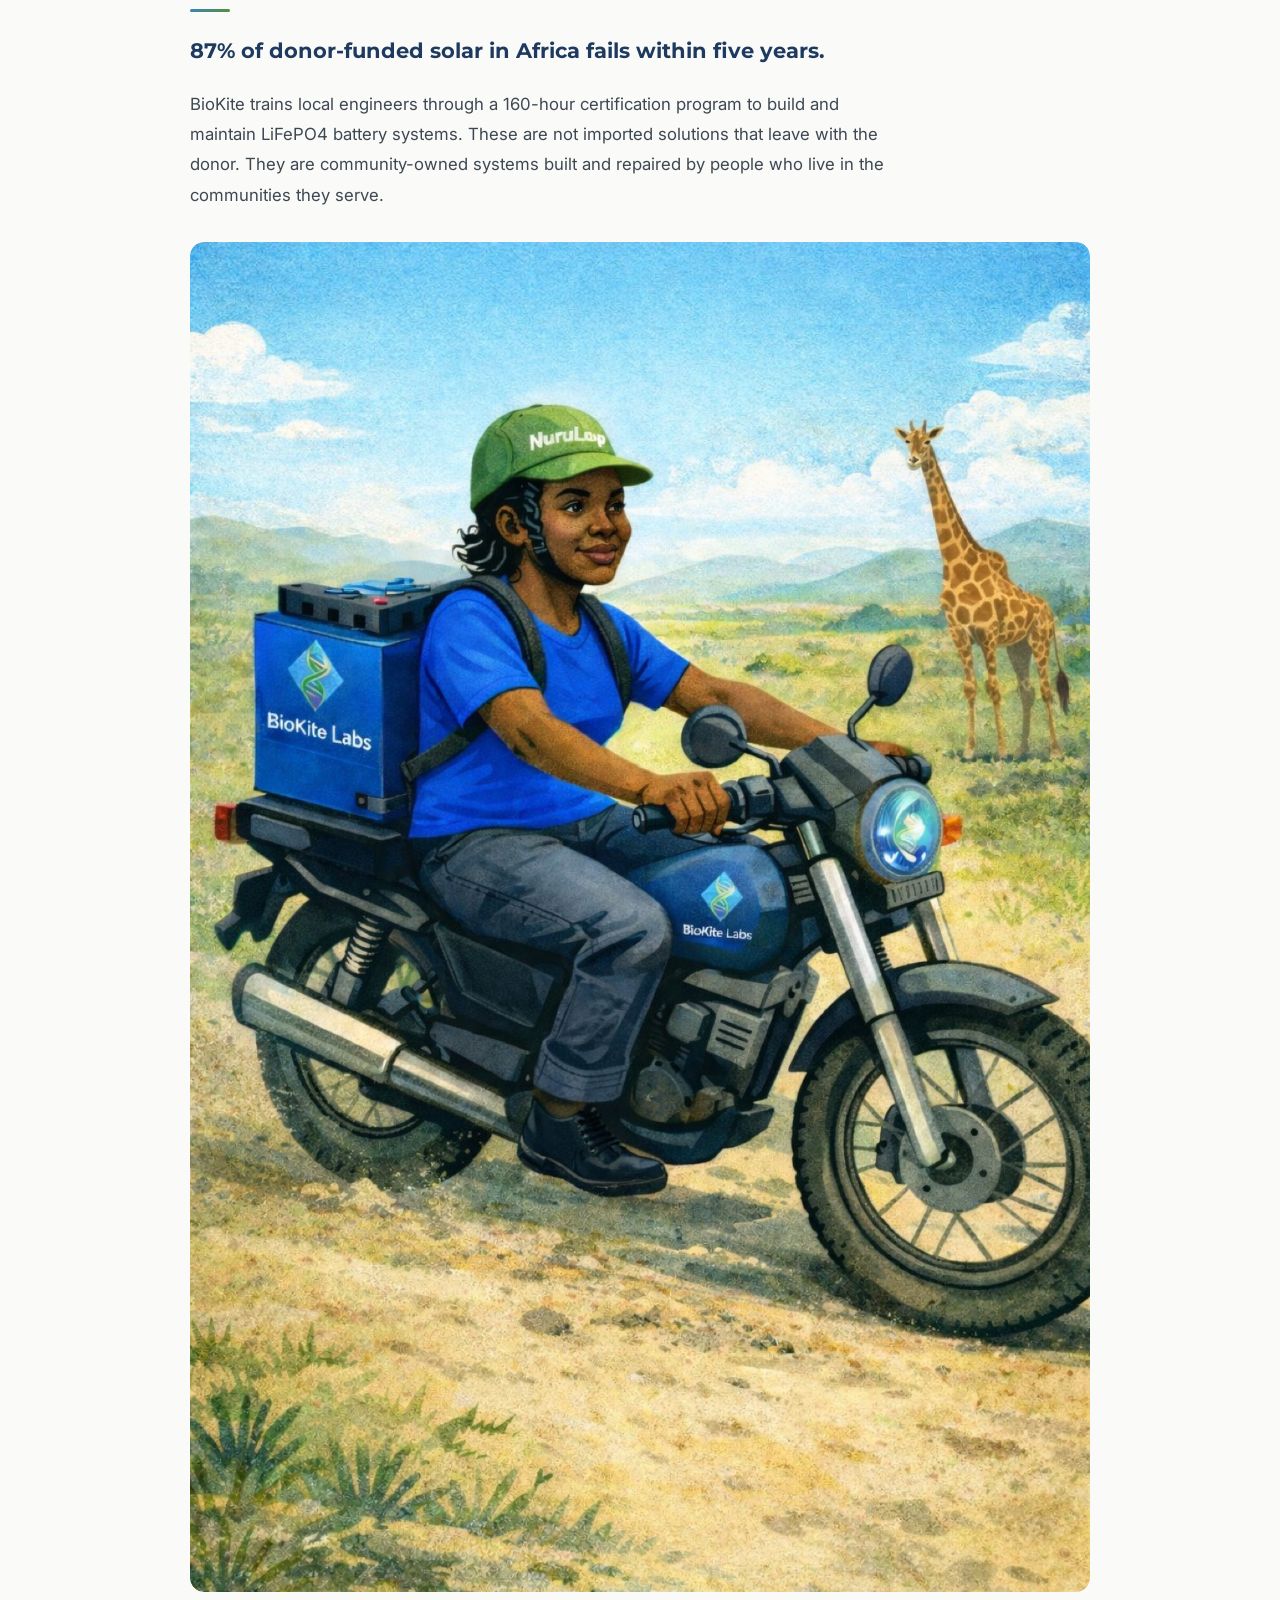
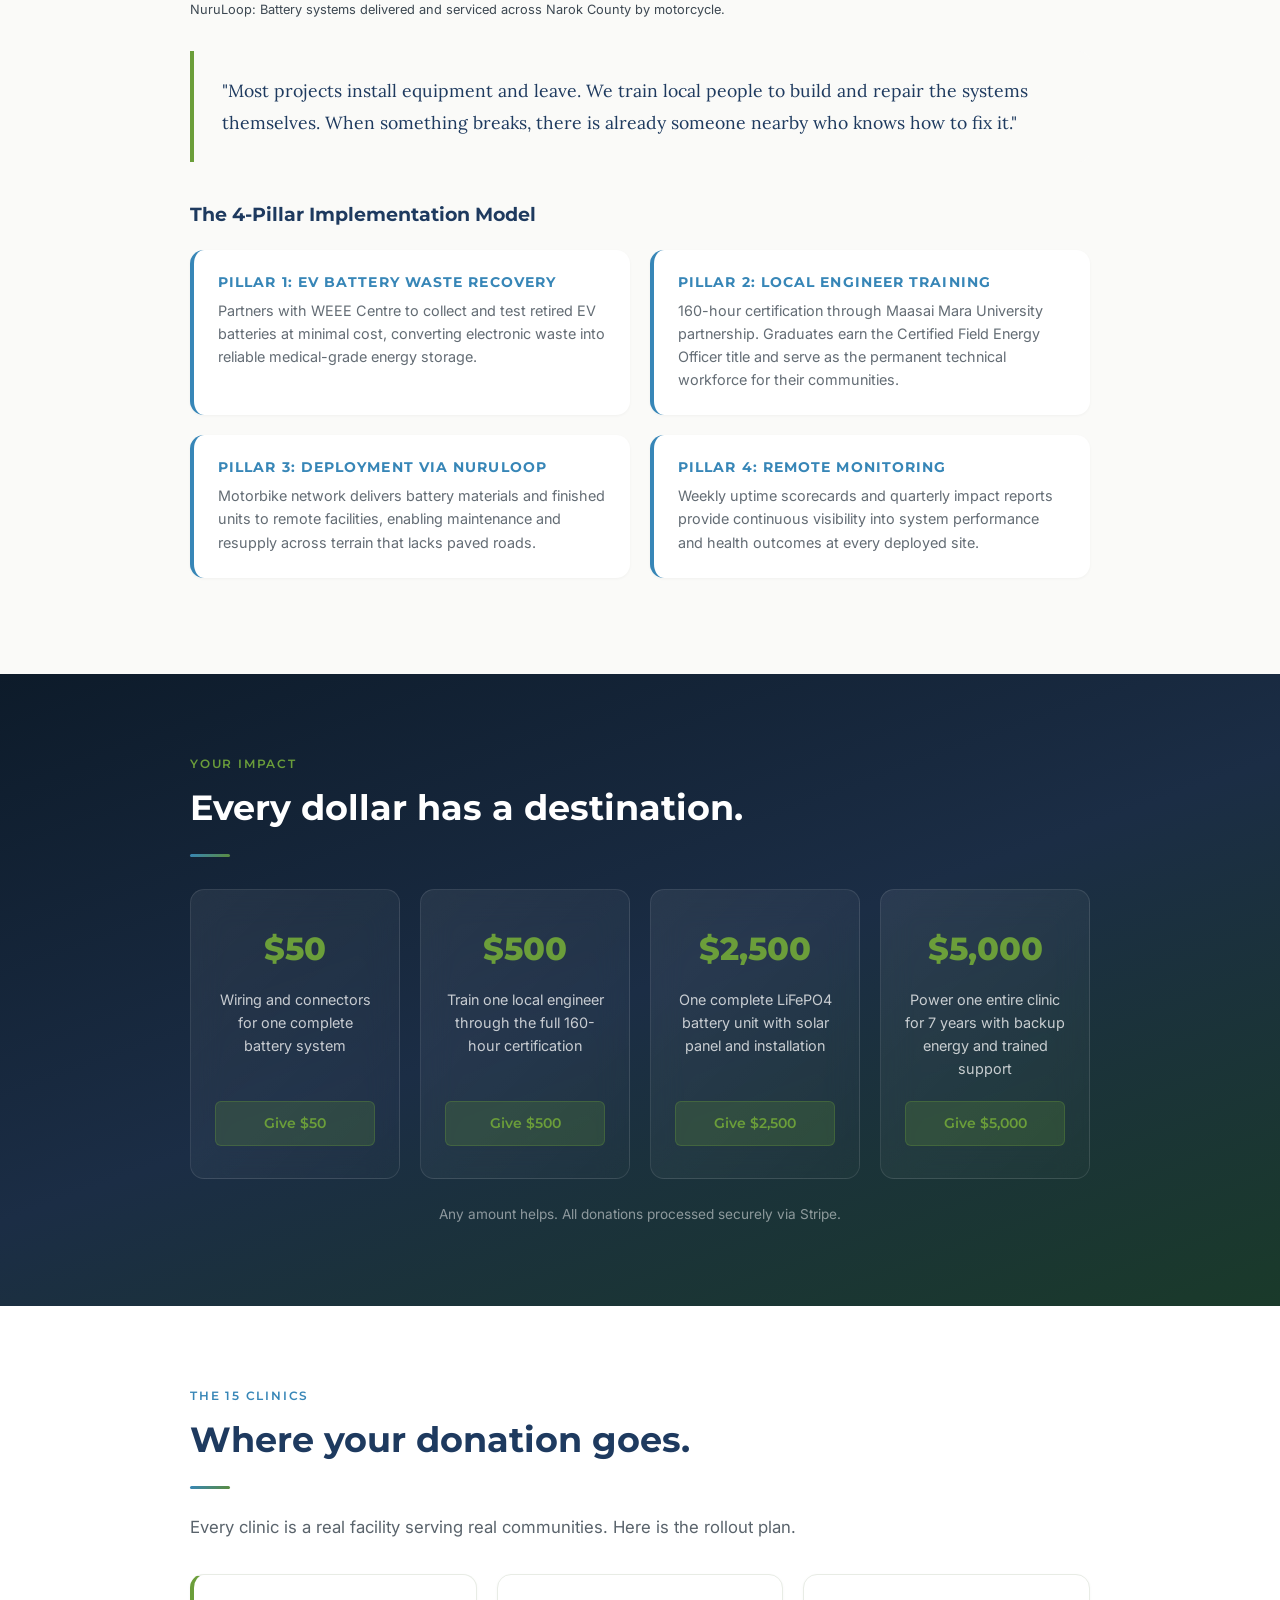
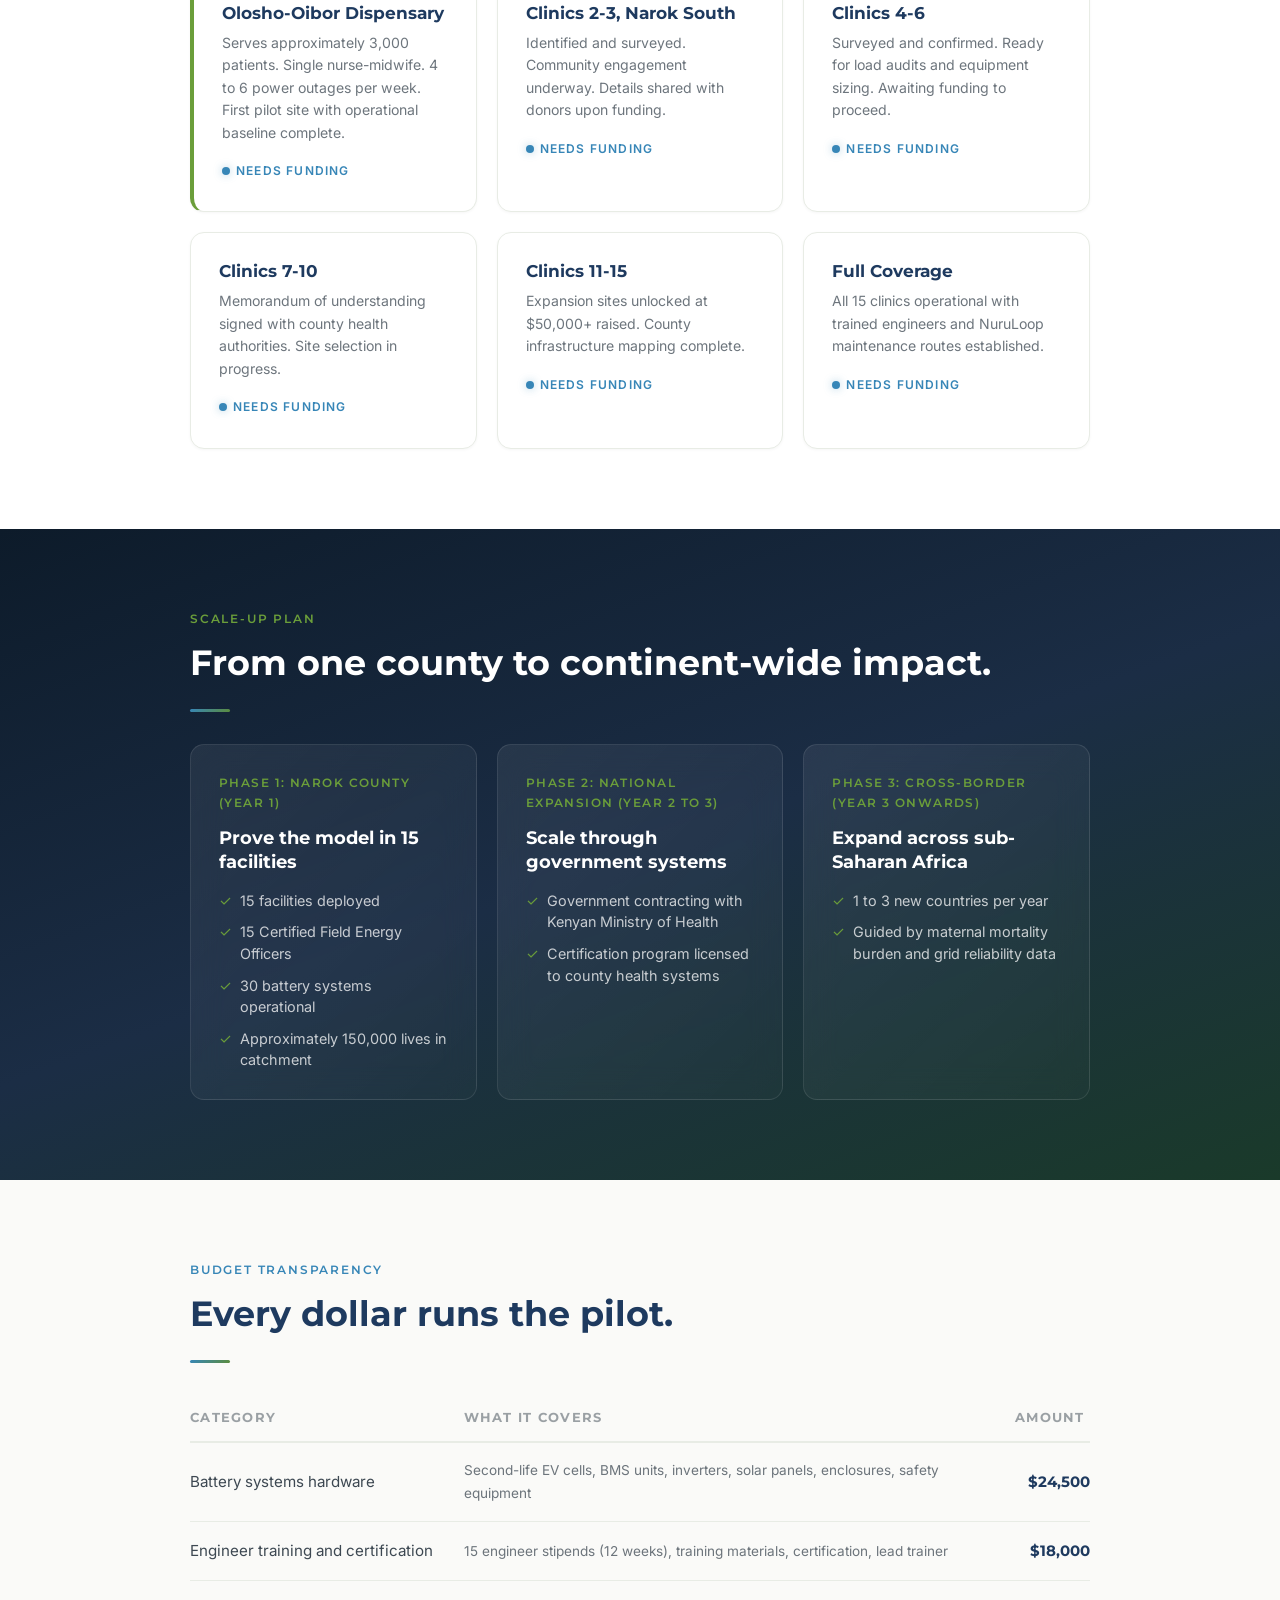
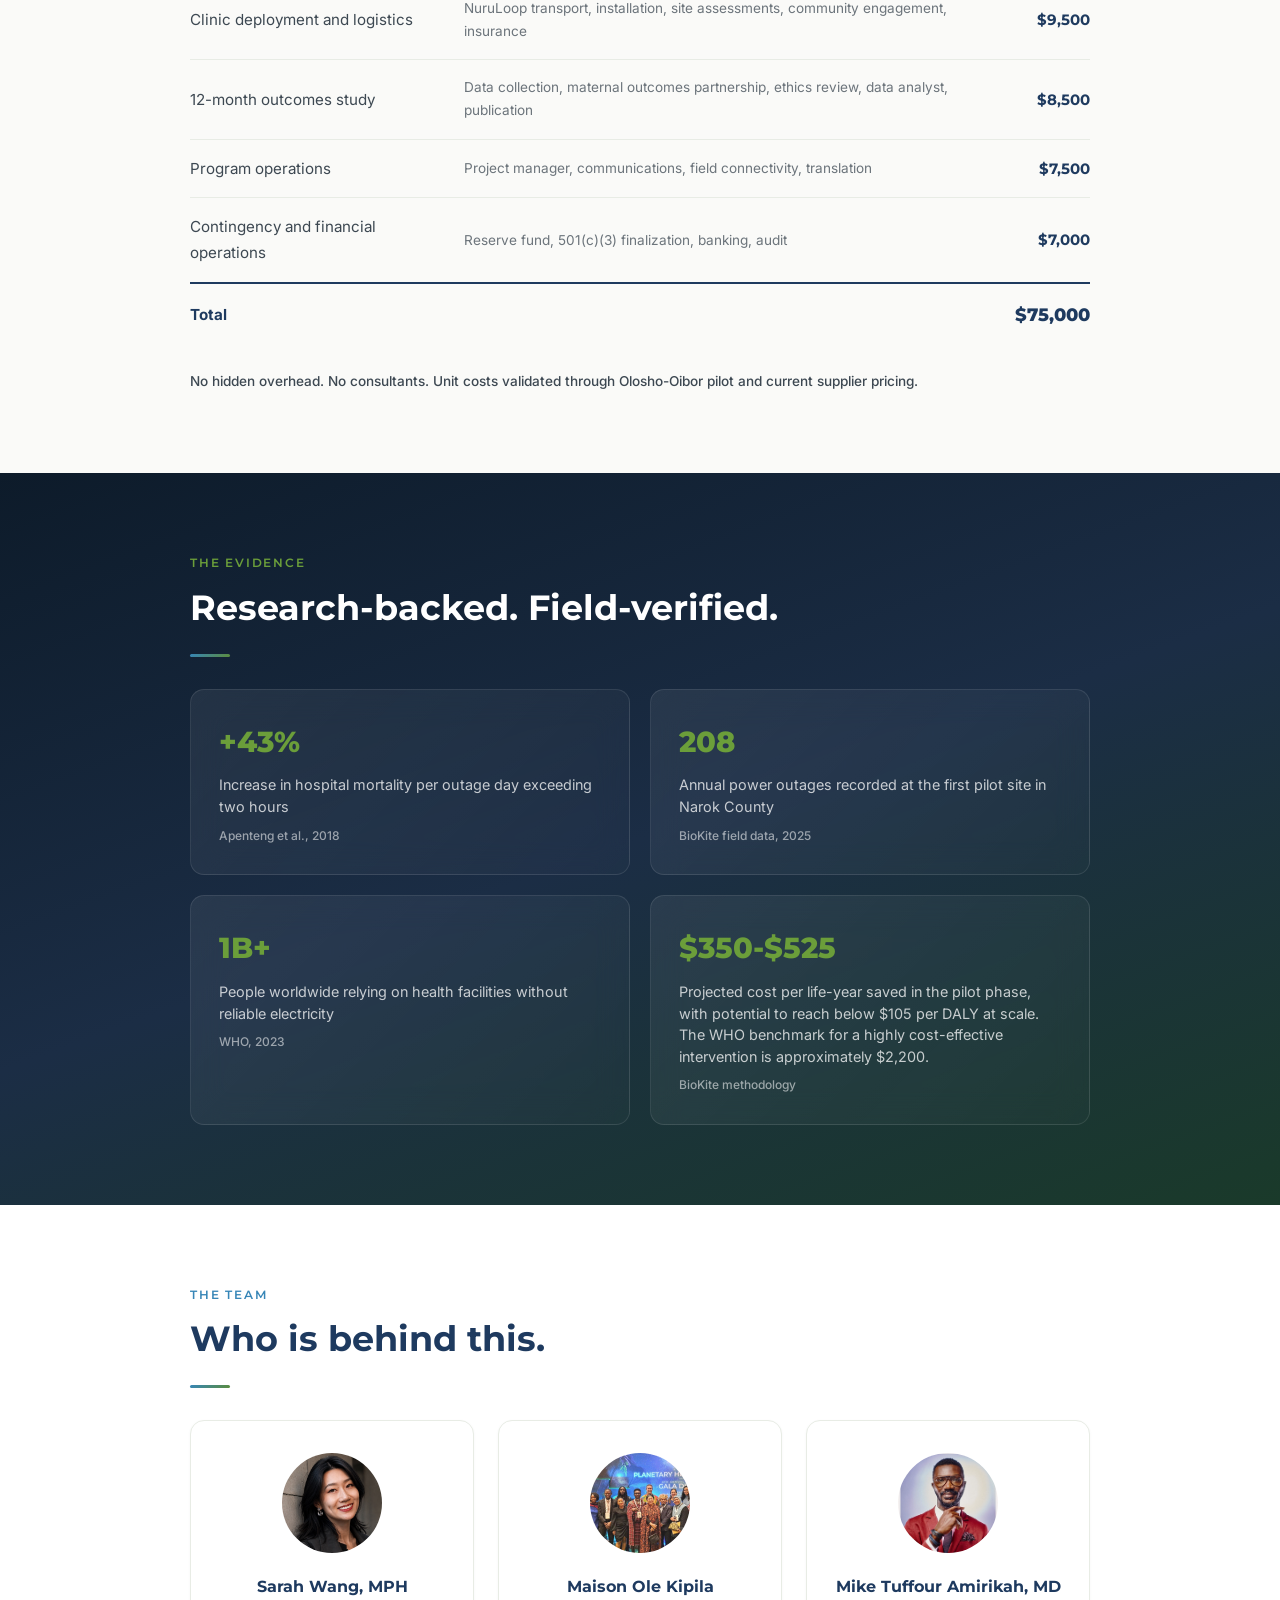
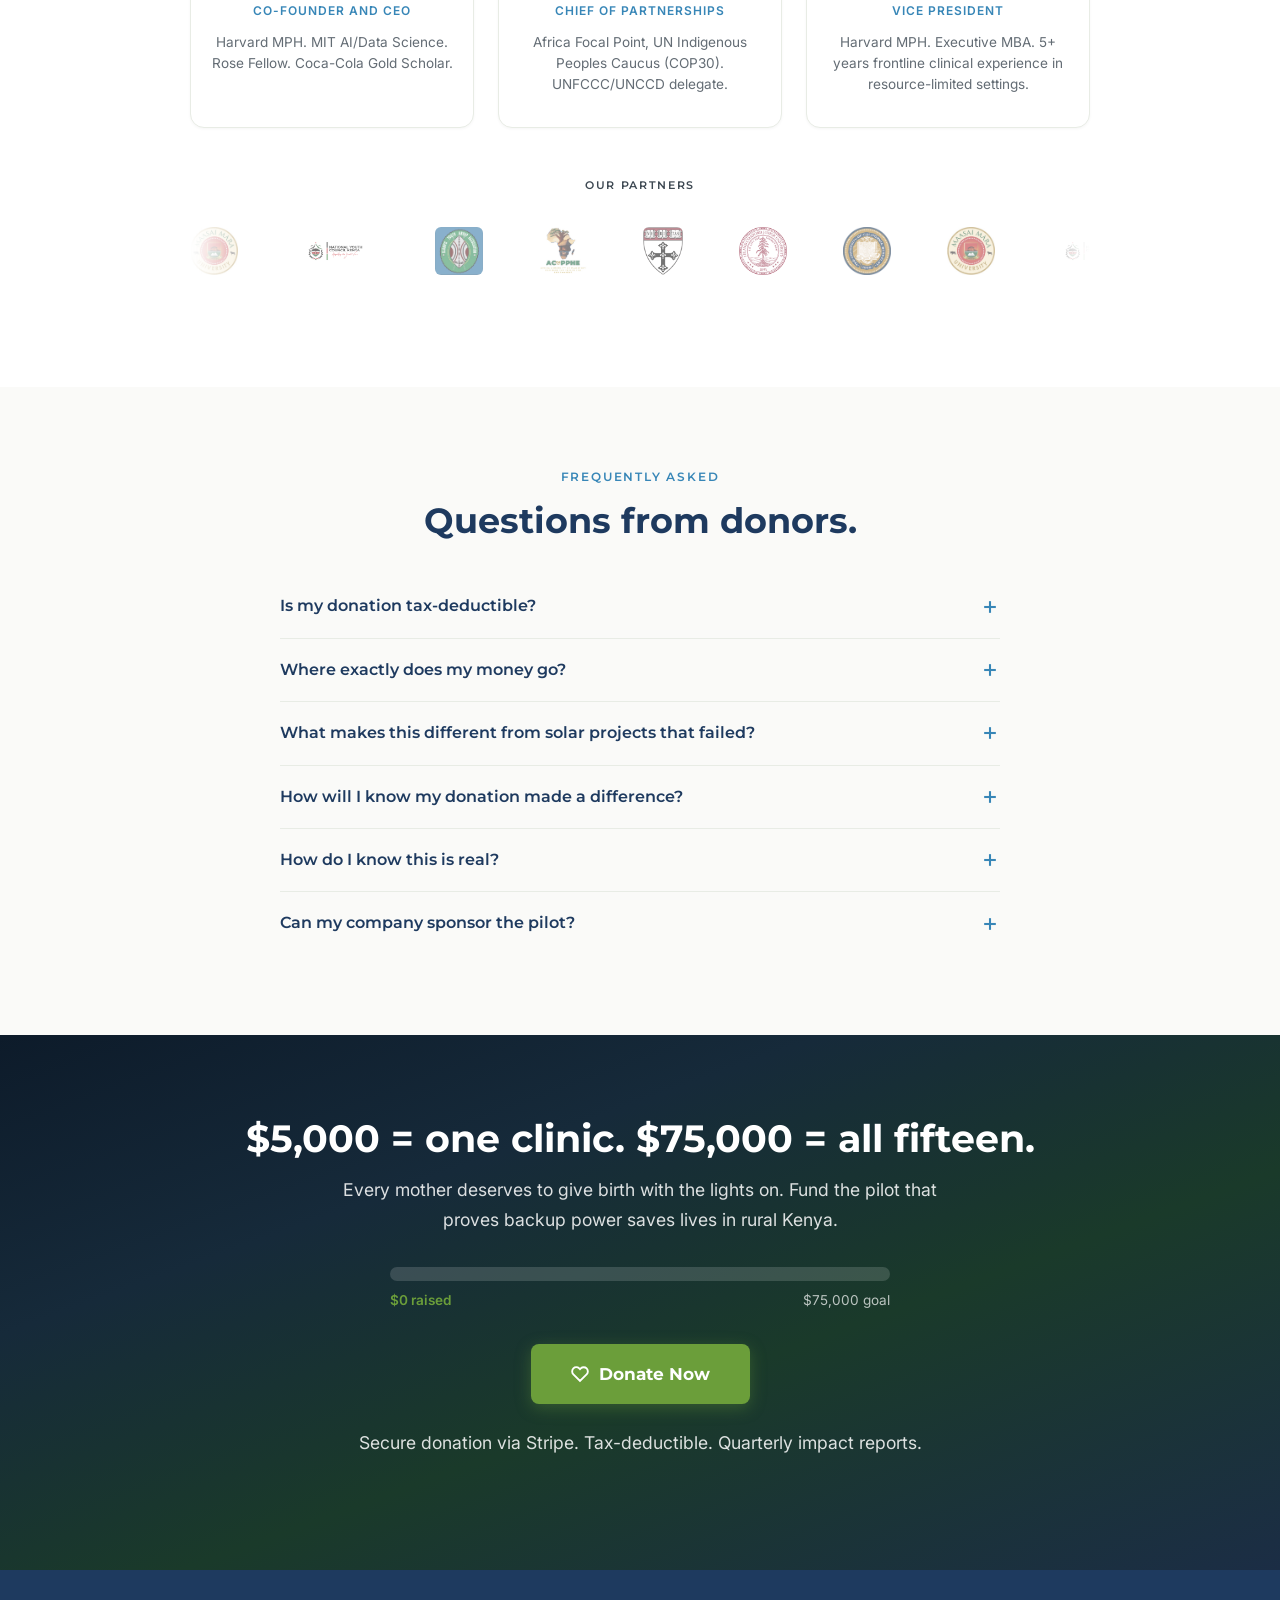
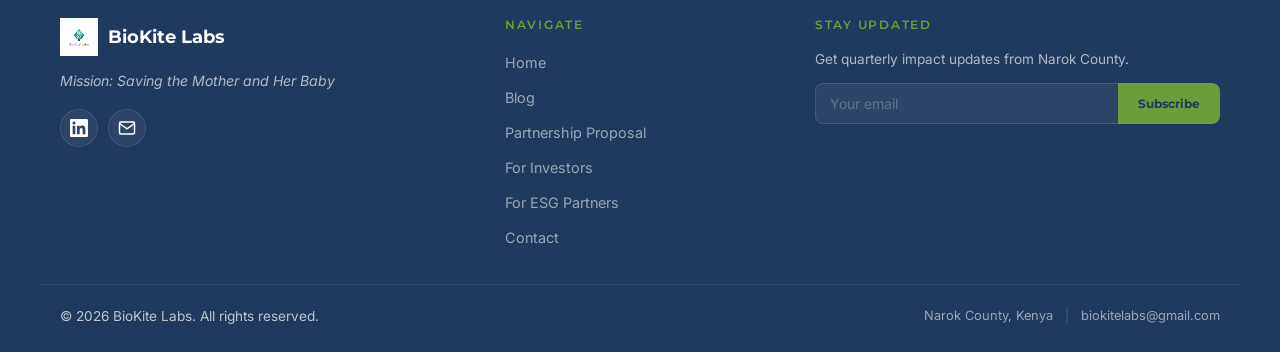
<file: fund.html>
<!DOCTYPE html>
<html lang="en">
<head>
    <meta charset="UTF-8">
    <meta name="viewport" content="width=device-width, initial-scale=1.0">
    <title>Fund the Pilot | BioKite Labs</title>
    <meta name="description" content="$5,000 powers one clinic. 15 clinics need you. Fund the BioKite Labs pilot in Narok County, Kenya. Less than $105 per life-year saved.">
    <meta name="keywords" content="BioKite Labs, fundraiser, donate, maternal health Kenya, rural clinic power, Narok County, backup battery, LiFePO4, community health, SDG 3, SDG 7, pilot funding">
    <meta name="author" content="BioKite Labs">
    <meta name="robots" content="index, follow">
    <link rel="icon" type="image/png" href="logo.png">
    <link rel="canonical" href="https://biokitelabs.org/fund.html">

    <!-- DNS Prefetch -->
    <link rel="dns-prefetch" href="https://fonts.googleapis.com">
    <link rel="dns-prefetch" href="https://donate.stripe.com">

    <!-- Open Graph -->
    <meta property="og:title" content="Fund the Pilot | BioKite Labs">
    <meta property="og:description" content="$5,000 powers one clinic. 15 clinics need you. Fund the BioKite Labs pilot in Narok County, Kenya. Backup power so mothers and babies survive childbirth during outages.">
    <meta property="og:image" content="https://biokitelabs.org/olosho-clinic.jpg">
    <meta property="og:url" content="https://biokitelabs.org/fund.html">
    <meta property="og:type" content="website">
    <meta property="og:site_name" content="BioKite Labs">

    <!-- Twitter Card -->
    <meta name="twitter:card" content="summary_large_image">
    <meta name="twitter:title" content="Fund the Pilot | BioKite Labs">
    <meta name="twitter:description" content="$5,000 powers one clinic. 15 clinics need you. Fund the BioKite Labs pilot in Narok County, Kenya. Backup power so mothers and babies survive childbirth during outages.">
    <meta name="twitter:image" content="https://biokitelabs.org/olosho-clinic.jpg">

    <link rel="preconnect" href="https://fonts.googleapis.com">
    <link rel="preconnect" href="https://fonts.gstatic.com" crossorigin>
    <link href="https://fonts.googleapis.com/css2?family=Montserrat:wght@500;600;700;800&family=Inter:wght@400;500;600&family=Lora:ital,wght@0,400;0,500;0,600;1,400&family=Cormorant+Garamond:ital,wght@0,600;0,700;1,400&display=swap" rel="stylesheet">
    <meta name="theme-color" content="#1E3A5F">
    <link rel="stylesheet" href="styles.css">
    <style>
        :root {
            --biokite-blue: #3786B7;
            --sky-blue: #50B0D6;
            --kite-green: #5B8C3E;
            --lime-green: #6B9E3A;
            --deep-navy: #1E3A5F;
            --charcoal: #3D4852;
            --light-gray: #E8ECE5;
            --off-white: #FAFAF8;
            --dark-bg: #1E3A5F;
            --white: #FFFFFF;
            --warm-cream: #F7F5F0;
            --shadow-sm: 0 1px 3px rgba(0,0,0,0.04);
            --shadow-md: 0 2px 8px rgba(0,0,0,0.06);
            --shadow-lg: 0 4px 16px rgba(0,0,0,0.08);
            --shadow-xl: 0 8px 24px rgba(0,0,0,0.1);
        }

        /* ─── HERO ─── */
        .page-hero {
            padding: 160px 20px 100px;
            background: linear-gradient(160deg, #0d1b2a 0%, #162a3a 30%, #1a3a2a 60%, #1b2d45 100%);
            text-align: center; color: var(--white); position: relative; overflow: hidden;
        }
        .page-hero::before { content: ''; position: absolute; inset: 0; background: radial-gradient(ellipse at 50% 30%, rgba(175,190,106,0.08) 0%, transparent 55%), radial-gradient(ellipse at 20% 80%, rgba(55,134,183,0.1) 0%, transparent 45%); pointer-events: none; }
        .page-hero .tag { display: inline-block; padding: 6px 16px; background: rgba(175,190,106,0.2); color: var(--lime-green); font-size: 0.85rem; font-weight: 600; border-radius: 20px; margin-bottom: 24px; }
        .page-hero h1 { font-size: clamp(2rem, 5vw, 3rem); font-weight: 800; max-width: 800px; margin: 0 auto 1.5rem; line-height: 1.15; }
        .page-hero p { font-size: 1.15rem; color: rgba(255,255,255,0.85); max-width: 600px; margin: 0 auto; line-height: 1.7; }
        .page-hero p.hero-subtitle { font-size: 1.3rem; color: var(--white); font-weight: 600; margin-bottom: 2rem; }

        /* ─── PROGRESS BAR ─── */
        .progress-wrap { max-width: 500px; width: 100%; margin: 2rem auto; }
        .progress-bar-bg { width: 100%; height: 14px; background: rgba(255,255,255,0.15); border-radius: 7px; overflow: hidden; }
        .progress-bar-fill { height: 100%; background: linear-gradient(90deg, var(--lime-green), var(--kite-green)); border-radius: 7px; width: 0%; transition: width 2s ease-out; }
        .progress-labels { display: flex; justify-content: space-between; margin-top: 8px; font-size: 0.85rem; color: rgba(255,255,255,0.7); }
        .progress-labels .raised { color: var(--lime-green); font-weight: 600; }

        /* ─── DONATE BUTTON ─── */
        .btn-donate {
            display: inline-flex; align-items: center; justify-content: center; gap: 10px;
            padding: 16px 40px; background: var(--lime-green); color: var(--white);
            font-family: 'Montserrat', sans-serif; font-size: 1.05rem; font-weight: 700;
            border-radius: 8px; text-decoration: none; border: none; cursor: pointer;
            transition: all 0.3s; box-shadow: 0 4px 16px rgba(107,158,58,0.35);
        }
        .btn-donate:hover { background: #5a8e34; transform: translateY(-2px); box-shadow: 0 6px 20px rgba(107,158,58,0.45); }
        .btn-donate svg { width: 18px; height: 18px; }

        /* ─── STATS BAR ─── */
        .stats-bar { display: grid; grid-template-columns: repeat(4, 1fr); gap: 20px; max-width: 960px; margin: -50px auto 0; position: relative; z-index: 10; padding: 0 20px; }
        .stat-card { background: var(--white); border-radius: 14px; padding: 28px 20px; text-align: center; box-shadow: var(--shadow-lg); }
        .stat-card .num { font-family: 'Montserrat', sans-serif; font-size: 1.6rem; font-weight: 800; color: var(--deep-navy); margin-bottom: 4px; }
        .stat-card .label { font-size: 0.8rem; color: var(--charcoal); opacity: 0.7; line-height: 1.4; }

        /* ─── SECTIONS ─── */
        .section { padding: 80px 20px; }
        .section-dark { background: linear-gradient(160deg, #0d1b2a 0%, #1b2d45 50%, #1a3a2a 100%); color: var(--white); }
        .section-light { background: var(--off-white); }
        .section-white { background: var(--white); }
        .section-inner { max-width: 900px; margin: 0 auto; }
        .section-label { font-family: 'Montserrat', sans-serif; font-size: 0.75rem; text-transform: uppercase; letter-spacing: 0.15em; font-weight: 600; color: var(--biokite-blue); margin-bottom: 12px; }
        .section-dark .section-label { color: var(--lime-green); }
        .section h2 { font-size: clamp(1.6rem, 3.5vw, 2.2rem); margin-bottom: 16px; }
        .section-dark h2 { color: var(--white); }
        .section p.lead { font-size: 1.05rem; opacity: 0.85; line-height: 1.7; max-width: 640px; margin-bottom: 2rem; }
        .brand-bar { width: 40px; height: 3px; background: linear-gradient(135deg, var(--biokite-blue), var(--kite-green)); margin: 1.5rem 0; border-radius: 2px; }

        /* ─── PROBLEM SECTION ─── */
        .problem-text { font-size: 1.05rem; line-height: 1.8; color: var(--charcoal); max-width: 700px; margin-bottom: 2rem; }
        .problem-stat-box { background: var(--white); border-radius: 14px; padding: 28px; box-shadow: var(--shadow-md); border-left: 4px solid var(--biokite-blue); margin-bottom: 2rem; }
        .problem-stat-box .stat-highlight { font-family: 'Montserrat', sans-serif; font-size: 1.6rem; font-weight: 800; color: var(--deep-navy); margin-bottom: 4px; }
        .problem-stat-box .stat-context { font-size: 0.9rem; color: var(--charcoal); opacity: 0.75; line-height: 1.5; }
        .problem-citation { font-family: 'Lora', serif; font-style: italic; font-size: 0.95rem; color: var(--charcoal); opacity: 0.7; padding: 16px 20px; border-left: 3px solid var(--light-gray); margin: 1.5rem 0; line-height: 1.6; }
        .problem-citation .cite-source { display: block; font-style: normal; font-family: 'Inter', sans-serif; font-size: 0.8rem; margin-top: 6px; opacity: 0.6; }
        .problem-image { width: 100%; border-radius: 14px; overflow: hidden; margin: 2rem 0 0.5rem; }
        .problem-image img { width: 100%; height: auto; display: block; border-radius: 14px; }
        .problem-image-caption { font-size: 0.8rem; color: var(--charcoal); opacity: 0.6; margin-top: 8px; line-height: 1.5; }

        /* ─── BEFORE / AFTER ─── */
        .compare-grid { display: grid; grid-template-columns: 1fr 1fr; border-radius: 16px; overflow: hidden; box-shadow: var(--shadow-lg); margin-top: 2rem; }
        .compare-col { padding: 40px; }
        .compare-col.today { background: var(--deep-navy); color: var(--white); }
        .compare-col.biokite { background: var(--white); color: var(--charcoal); }
        .compare-label { font-family: 'Montserrat', sans-serif; font-size: 0.75rem; text-transform: uppercase; letter-spacing: 0.12em; font-weight: 600; margin-bottom: 20px; }
        .compare-col.today .compare-label { color: rgba(255,255,255,0.5); }
        .compare-col.biokite .compare-label { color: var(--lime-green); }
        .compare-col h3 { font-size: 1.5rem; font-weight: 700; margin-bottom: 20px; line-height: 1.2; }
        .compare-col.today h3 { color: var(--white); }
        .compare-col.biokite h3 { color: var(--deep-navy); }
        .compare-list { list-style: none; padding: 0; display: flex; flex-direction: column; gap: 14px; }
        .compare-list li { display: flex; align-items: flex-start; gap: 10px; font-size: 0.95rem; line-height: 1.5; }
        .compare-col.today .compare-list li { color: rgba(255,255,255,0.7); }
        .compare-col.biokite .compare-list li { color: var(--charcoal); opacity: 0.8; }
        .compare-list .icon { font-size: 1.1rem; line-height: 1.4; flex-shrink: 0; }

        /* ─── DIFFERENT SECTION ─── */
        .different-highlight { font-family: 'Montserrat', sans-serif; font-size: 1.3rem; font-weight: 700; color: var(--deep-navy); margin-bottom: 1.5rem; line-height: 1.4; }
        .different-text { font-size: 1.05rem; line-height: 1.8; color: var(--charcoal); max-width: 700px; margin-bottom: 2rem; }
        .different-image { width: 100%; border-radius: 14px; overflow: hidden; margin: 2rem 0 0.5rem; }
        .different-image img { width: 100%; height: auto; display: block; border-radius: 14px; }
        .different-image-caption { font-size: 0.8rem; color: var(--charcoal); opacity: 0.6; margin-top: 8px; line-height: 1.5; }
        .different-quote { font-family: 'Lora', serif; font-size: 1.1rem; line-height: 1.8; color: var(--deep-navy); padding: 24px 28px; background: var(--off-white); border-left: 4px solid var(--lime-green); border-radius: 0 12px 12px 0; margin: 2rem 0; }

        /* ─── DONATION TIERS ─── */
        .tiers-grid { display: grid; grid-template-columns: repeat(4, 1fr); gap: 20px; margin-top: 2rem; }
        .tier-card {
            background: linear-gradient(135deg, rgba(255,255,255,0.07) 0%, rgba(255,255,255,0.02) 100%);
            border: 1px solid rgba(255,255,255,0.1); border-radius: 14px;
            padding: 32px 24px; text-align: center; backdrop-filter: blur(16px);
            transition: all 0.4s; display: flex; flex-direction: column;
        }
        .tier-card:hover { border-color: rgba(175,190,106,0.3); transform: translateY(-4px); box-shadow: 0 12px 30px rgba(0,0,0,0.3); }
        .tier-amount { font-family: 'Montserrat', sans-serif; font-size: 2rem; font-weight: 800; color: var(--lime-green); margin-bottom: 12px; }
        .tier-desc { font-size: 0.9rem; color: rgba(255,255,255,0.75); line-height: 1.6; margin-bottom: 20px; flex-grow: 1; }
        .tier-btn {
            display: inline-block; padding: 10px 24px; background: rgba(107,158,58,0.2);
            color: var(--lime-green); font-family: 'Montserrat', sans-serif; font-size: 0.85rem;
            font-weight: 600; border-radius: 6px; text-decoration: none; transition: all 0.3s;
            border: 1px solid rgba(107,158,58,0.3);
        }
        .tier-btn:hover { background: var(--lime-green); color: var(--white); }
        .tiers-note { font-size: 0.85rem; color: rgba(255,255,255,0.5); margin-top: 1.5rem; text-align: center; }

        /* ─── CLINICS GRID ─── */
        .clinics-grid { display: grid; grid-template-columns: repeat(3, 1fr); gap: 20px; margin-top: 2rem; }
        .clinic-card { padding: 28px; background: var(--white); border-radius: 14px; box-shadow: var(--shadow-sm); border: 1px solid var(--light-gray); }
        .clinic-card h3 { font-size: 1.05rem; margin-bottom: 8px; color: var(--deep-navy); }
        .clinic-card p { font-size: 0.88rem; color: var(--charcoal); opacity: 0.75; line-height: 1.6; margin-bottom: 12px; }
        .clinic-status { display: inline-flex; align-items: center; gap: 6px; font-size: 0.75rem; font-weight: 600; text-transform: uppercase; letter-spacing: 0.1em; color: var(--biokite-blue); }
        .clinic-status .status-dot { width: 8px; height: 8px; border-radius: 50%; background: var(--biokite-blue); box-shadow: 0 0 8px rgba(55,134,183,0.4); }
        .clinic-card.first-site { border-left: 4px solid var(--lime-green); }

        /* ─── BUDGET TABLE ─── */
        .budget-table { width: 100%; border-collapse: collapse; margin-top: 2rem; }
        .budget-table th { font-family: 'Montserrat', sans-serif; font-size: 0.8rem; text-transform: uppercase; letter-spacing: 0.1em; color: var(--charcoal); opacity: 0.5; padding: 12px 0; text-align: left; border-bottom: 2px solid var(--light-gray); }
        .budget-table td { padding: 16px 0; border-bottom: 1px solid var(--light-gray); font-size: 0.95rem; color: var(--charcoal); }
        .budget-table td:last-child { text-align: right; font-family: 'Montserrat', sans-serif; font-weight: 700; color: var(--deep-navy); }
        .budget-table tr:last-child td { border-bottom: none; }
        .budget-row { transition: background 0.2s; }
        .budget-row:hover { background: rgba(175,190,106,0.06); }
        .budget-bar { height: 6px; background: var(--light-gray); border-radius: 3px; margin-top: 6px; }
        .budget-bar-fill { height: 100%; border-radius: 3px; background: linear-gradient(90deg, var(--lime-green), var(--kite-green)); }
        .budget-note { font-size: 0.85rem; color: var(--charcoal); opacity: 0.6; margin-top: 1.5rem; font-weight: 500; }

        /* ─── EVIDENCE CARDS ─── */
        .evidence-grid { display: grid; grid-template-columns: repeat(2, 1fr); gap: 20px; margin-top: 2rem; }
        .evidence-card { padding: 28px; background: linear-gradient(135deg, rgba(255,255,255,0.07) 0%, rgba(255,255,255,0.02) 100%); border: 1px solid rgba(255,255,255,0.1); border-radius: 14px; backdrop-filter: blur(16px); transition: all 0.4s; }
        .evidence-card:hover { border-color: rgba(175,190,106,0.3); transform: translateY(-4px); box-shadow: 0 12px 30px rgba(0,0,0,0.3); }
        .evidence-num { font-family: 'Montserrat', sans-serif; font-size: 1.8rem; font-weight: 800; color: var(--lime-green); margin-bottom: 8px; }
        .evidence-label { font-size: 0.9rem; color: rgba(255,255,255,0.75); line-height: 1.5; }
        .evidence-source { font-size: 0.75rem; color: rgba(255,255,255,0.55); margin-top: 8px; font-weight: 500; }

        /* ─── TEAM SECTION ─── */
        .team-row { display: grid; grid-template-columns: repeat(3, 1fr); gap: 24px; margin-top: 2rem; }
        .team-card { text-align: center; padding: 32px 20px; background: var(--white); border-radius: 14px; box-shadow: var(--shadow-sm); border: 1px solid var(--light-gray); }
        .team-card img { width: 100px; height: 100px; border-radius: 50%; object-fit: cover; object-position: center 20%; margin-bottom: 16px; filter: grayscale(0.1); }
        .team-card h3 { font-size: 1rem; margin-bottom: 4px; color: var(--deep-navy); }
        .team-card .role { font-size: 0.75rem; font-weight: 600; text-transform: uppercase; letter-spacing: 0.08em; color: var(--biokite-blue); margin-bottom: 10px; }
        .team-card .bio { font-size: 0.85rem; color: var(--charcoal); opacity: 0.8; line-height: 1.55; }

        /* ─── PARTNER LOGOS ─── */
        .partners-label { font-family: 'Montserrat', sans-serif; font-size: 0.7rem; text-transform: uppercase; letter-spacing: 0.15em; font-weight: 600; color: var(--charcoal); opacity: 0.5; text-align: center; margin-top: 3rem; margin-bottom: 0; }

        /* ─── FAQ ─── */
        .faq-section { padding: 80px 20px; }
        .faq-inner { max-width: 720px; margin: 0 auto; }
        .faq-item { border-bottom: 1px solid var(--light-gray); }
        .faq-item:last-child { border-bottom: none; }
        .faq-question {
            display: flex; justify-content: space-between; align-items: center;
            width: 100%; padding: 20px 0; background: none; border: none;
            font-family: 'Montserrat', sans-serif; font-size: 1rem; font-weight: 600;
            color: var(--deep-navy); cursor: pointer; text-align: left; line-height: 1.4;
        }
        .faq-question:hover { color: var(--biokite-blue); }
        .faq-icon { width: 20px; height: 20px; flex-shrink: 0; margin-left: 16px; transition: transform 0.3s; }
        .faq-item.open .faq-icon { transform: rotate(45deg); }
        .faq-answer {
            max-height: 0; overflow: hidden; transition: max-height 0.4s ease, padding 0.3s;
            font-size: 0.95rem; color: var(--charcoal); line-height: 1.7; opacity: 0.8;
        }
        .faq-item.open .faq-answer { max-height: 300px; padding-bottom: 20px; }

        /* ─── BOTTOM CTA ─── */
        .cta-section { padding: 80px 20px; background: linear-gradient(160deg, #0d1b2a 0%, #162a3a 30%, #1a3a2a 60%, #1b2d45 100%); text-align: center; color: var(--white); }
        .cta-section h2 { color: var(--white); font-size: clamp(1.8rem, 4vw, 2.4rem); margin-bottom: 12px; }
        .cta-section p { font-size: 1.1rem; color: rgba(255,255,255,0.85); margin-bottom: 2rem; max-width: 600px; margin-left: auto; margin-right: auto; line-height: 1.7; }
        .cta-note { font-size: 0.85rem; color: rgba(255,255,255,0.5); margin-top: 1.5rem; }

        /* ─── PILLAR GRID ─── */
        .pillar-grid { display: grid; grid-template-columns: 1fr 1fr; gap: 20px; margin-bottom: 1rem; }
        /* ─── PHASE GRID ─── */
        .phase-grid { display: grid; grid-template-columns: repeat(3, 1fr); gap: 20px; margin-top: 2rem; }
        /* ─── BUDGET TABLE MIDDLE COLUMN ─── */
        .budget-table th:nth-child(2), .budget-table td:nth-child(2) { padding-left: 16px; padding-right: 16px; }

        /* ─── RESPONSIVE ─── */
        @media (max-width: 768px) {
            .stats-bar { grid-template-columns: 1fr 1fr; margin-top: -30px; }
            .compare-grid { grid-template-columns: 1fr; }
            .tiers-grid { grid-template-columns: 1fr 1fr; }
            .clinics-grid { grid-template-columns: 1fr; }
            .evidence-grid { grid-template-columns: 1fr; }
            .team-row { grid-template-columns: 1fr; }
            .pillar-grid { grid-template-columns: 1fr; }
            .phase-grid { grid-template-columns: 1fr; }
            .budget-table th:nth-child(2), .budget-table td:nth-child(2) { display: none; }
        }
        @media (max-width: 600px) {
            .stats-bar { grid-template-columns: 1fr; }
            .tiers-grid { grid-template-columns: 1fr; }
        }
    </style>
<script type="application/ld+json">
{
  "@context": "https://schema.org",
  "@type": "FAQPage",
  "mainEntity": [
    {
      "@type": "Question",
      "name": "Is my donation tax-deductible?",
      "acceptedAnswer": {
        "@type": "Answer",
        "text": "BioKite Labs has 501(c)(3) status pending. Donations are tax-deductible. Filing before February 2027."
      }
    },
    {
      "@type": "Question",
      "name": "Where exactly does my money go?",
      "acceptedAnswer": {
        "@type": "Answer",
        "text": "$24,500 for battery systems hardware. $18,000 for engineer training and certification. $9,500 for clinic deployment and logistics. $8,500 for a 12-month outcomes study. $7,500 for program operations. $7,000 for contingency and financial operations. No hidden overhead."
      }
    },
    {
      "@type": "Question",
      "name": "What makes this different from solar projects that failed?",
      "acceptedAnswer": {
        "@type": "Answer",
        "text": "87% of donor-funded solar in Africa fails within five years because no one local was trained to maintain it. BioKite recruits community members and trains them through a 160-hour certification to build and repair systems themselves."
      }
    },
    {
      "@type": "Question",
      "name": "How will I know my donation made a difference?",
      "acceptedAnswer": {
        "@type": "Answer",
        "text": "Quarterly impact reports with photos, GPS coordinates, and scorecard data from each funded clinic. You will know exactly which clinic your donation powered."
      }
    },
    {
      "@type": "Question",
      "name": "How do I know this is real?",
      "acceptedAnswer": {
        "@type": "Answer",
        "text": "Narok County MOU on file. 15 engineering students at Maasai Mara University completing certification. WEEE Centre partnership for battery sourcing. Team backgrounds verifiable on LinkedIn."
      }
    },
    {
      "@type": "Question",
      "name": "Can my company sponsor the pilot?",
      "acceptedAnswer": {
        "@type": "Answer",
        "text": "Yes. Corporate sponsors receive named clinic attribution, quarterly ESG-formatted impact reports, and site visit opportunities. Contact biokitelabs@gmail.com."
      }
    }
  ]
}
</script>
<script type="application/ld+json">
{
  "@context": "https://schema.org",
  "@type": "DonateAction",
  "name": "Fund the BioKite Labs Pilot",
  "description": "$5,000 powers one clinic. 15 clinics in Narok County, Kenya need backup power.",
  "recipient": {
    "@type": "NGO",
    "name": "BioKite Labs",
    "url": "https://biokitelabs.org",
    "email": "biokitelabs@gmail.com",
    "nonprofitStatus": "501(c)(3) pending",
    "address": {
      "@type": "PostalAddress",
      "addressLocality": "Narok County",
      "addressCountry": "KE"
    }
  },
  "target": {
    "@type": "EntryPoint",
    "urlTemplate": "https://donate.stripe.com/3cI28s2vqch53353i58bS00"
  }
}
</script>
</head>
<body>
    <a href="#main-content" class="skip-link">Skip to main content</a>
    <div class="reading-progress" id="readingProgress"></div>

    <!-- NAV -->
    <nav>
        <div class="nav-inner">
            <a href="index.html" class="nav-logo">
                <img src="logo.png" alt="BioKite Labs">
                <div class="nav-logo-text">BioKite <span class="labs">Labs</span></div>
            </a>
            <ul class="nav-links" id="navLinks">
                <li><a href="index.html">Home</a></li>
                <li><a href="blog.html">Blog</a></li>
                <li><a href="partnership.html">Partnership</a></li>
                <li><a href="fund.html" class="active">Fund the Pilot</a></li>
                <li><a href="https://donate.stripe.com/3cI28s2vqch53353i58bS00" class="nav-donate" target="_blank" rel="noopener">Donate</a></li>
            </ul>
            <button class="hamburger" id="hamburger" aria-label="Menu" aria-expanded="false">
                <span></span><span></span><span></span>
            </button>
        </div>
    </nav>

    <!-- HERO -->
    <section class="page-hero" id="main-content">
        <div class="tag reveal">Narok County, Kenya</div>
        <h1 class="reveal reveal-delay-1">You can power a clinic where mothers give birth by <span style="color: var(--lime-green);">phone flashlight.</span></h1>
        <p class="hero-subtitle reveal reveal-delay-2">$5,000 gives one clinic backup power for 7 years. 15 clinics need you.</p>
        <div class="progress-wrap reveal reveal-delay-3">
            <div class="progress-bar-bg">
                <div class="progress-bar-fill" style="width: 0%;"></div>
            </div>
            <div class="progress-labels">
                <span class="raised">$0 raised</span>
                <span>$75,000 goal</span>
            </div>
        </div>
        <a href="https://donate.stripe.com/3cI28s2vqch53353i58bS00" class="btn-donate reveal reveal-delay-3" target="_blank" rel="noopener">
            <svg fill="none" stroke="currentColor" stroke-width="2.5" viewBox="0 0 24 24"><path d="M20.84 4.61a5.5 5.5 0 00-7.78 0L12 5.67l-1.06-1.06a5.5 5.5 0 00-7.78 7.78l1.06 1.06L12 21.23l7.78-7.78 1.06-1.06a5.5 5.5 0 000-7.78z"/></svg>
            Donate Now
        </a>
    </section>

    <!-- STATS BAR -->
    <div class="stats-bar reveal">
        <div class="stat-card">
            <div class="num">&lt;$105</div>
            <div class="label">Per life-year saved</div>
        </div>
        <div class="stat-card">
            <div class="num">150K</div>
            <div class="label">Lives protected</div>
        </div>
        <div class="stat-card">
            <div class="num">15</div>
            <div class="label">Engineers trained</div>
        </div>
        <div class="stat-card">
            <div class="num">7 yr</div>
            <div class="label">Battery lifespan</div>
        </div>
    </div>

    <!-- THE PROBLEM -->
    <section class="section section-light" style="padding-top: 100px;">
        <div class="section-inner">
            <div class="section-label reveal">The Problem</div>
            <h2 class="reveal reveal-delay-1">What happens when the lights go out.</h2>
            <div class="brand-bar reveal"></div>
            <p class="problem-text reveal reveal-delay-2">Picture a mother in a small clinic in Narok County, Kenya. She is in the middle of giving birth. Then the power goes out. No lights. No fetal monitor. No oxygen concentrator. No way to sterilize tools. The nurse pulls out her phone and uses the flashlight.</p>
            <p class="problem-text reveal reveal-delay-2">A woman's lifetime risk of pregnancy-related death in sub-Saharan Africa is 1 in 55, approximately 250 times higher than in Western Europe. Sub-Saharan Africa accounts for 85% of the world's unelectrified population, with 451 million rural residents still without electricity. A randomized study of rural health facilities in Uganda found that reliable electricity averted an estimated 61% of maternal deaths. These are not isolated problems. They are compounding failures that converge in the delivery room.</p>
            <div class="problem-stat-box reveal reveal-delay-3">
                <div class="stat-highlight">208 outages per year</div>
                <div class="stat-context">At Olosho-Oibor Dispensary, serving approximately 3,000 patients with a single nurse-midwife, experiencing 4 to 6 power outages per week lasting 2 to 6 hours each. 57% of operating hours are lost to power outages.</div>
            </div>
            <div class="problem-citation reveal">
                "Hospital mortality risk increases 43% per outage day exceeding two hours."
                <span class="cite-source">Apenteng et al., 2018</span>
            </div>
            <div class="problem-image reveal">
                <img src="olosho-clinic.jpg" alt="Olosho-Oibor Dispensary in Narok County, Kenya" loading="lazy">
            </div>
            <p class="problem-image-caption reveal">Olosho-Oibor Dispensary, Narok County. One of 15 clinics that will receive backup power through this pilot.</p>
        </div>
    </section>

    <!-- BEFORE & AFTER -->
    <section class="section section-white">
        <div class="section-inner">
            <div class="section-label reveal">Before and After</div>
            <h2 class="reveal reveal-delay-1">What changes with backup power.</h2>
            <div class="brand-bar reveal"></div>
            <div class="compare-grid reveal reveal-delay-2">
                <div class="compare-col today">
                    <div class="compare-label">Current Situation</div>
                    <h3>Today</h3>
                    <ul class="compare-list">
                        <li><span class="icon" style="color: #e55a5a;">&#10005;</span> No lights during delivery</li>
                        <li><span class="icon" style="color: #e55a5a;">&#10005;</span> No fetal monitors running</li>
                        <li><span class="icon" style="color: #e55a5a;">&#10005;</span> Vaccines spoil in outages</li>
                        <li><span class="icon" style="color: #e55a5a;">&#10005;</span> Oxygen concentrator off</li>
                        <li><span class="icon" style="color: #e55a5a;">&#10005;</span> No equipment sterilization</li>
                    </ul>
                </div>
                <div class="compare-col biokite">
                    <div class="compare-label">With BioKite</div>
                    <h3>With BioKite</h3>
                    <ul class="compare-list">
                        <li><span class="icon" style="color: var(--lime-green);">&#10003;</span> Lights stay on through outages</li>
                        <li><span class="icon" style="color: var(--lime-green);">&#10003;</span> Monitors run continuously</li>
                        <li><span class="icon" style="color: var(--lime-green);">&#10003;</span> Cold chain protected</li>
                        <li><span class="icon" style="color: var(--lime-green);">&#10003;</span> Oxygen flowing when needed</li>
                        <li><span class="icon" style="color: var(--lime-green);">&#10003;</span> Local engineer maintains system</li>
                    </ul>
                </div>
            </div>
        </div>
    </section>

    <!-- WHAT MAKES THIS DIFFERENT -->
    <section class="section section-light">
        <div class="section-inner">
            <div class="section-label reveal">What Makes This Different</div>
            <h2 class="reveal reveal-delay-1">Built to last. Maintained locally.</h2>
            <div class="brand-bar reveal"></div>
            <p class="different-highlight reveal reveal-delay-2">87% of donor-funded solar in Africa fails within five years.</p>
            <p class="different-text reveal reveal-delay-2">BioKite trains local engineers through a 160-hour certification program to build and maintain LiFePO4 battery systems. These are not imported solutions that leave with the donor. They are community-owned systems built and repaired by people who live in the communities they serve.</p>
            <div class="different-image reveal reveal-delay-3">
                <img src="nuruloop-rider-savanna.jpg" alt="NuruLoop battery delivery by motorcycle across Narok County savanna" loading="lazy">
            </div>
            <p class="different-image-caption reveal">NuruLoop: Battery systems delivered and serviced across Narok County by motorcycle.</p>
            <div class="different-quote reveal">
                "Most projects install equipment and leave. We train local people to build and repair the systems themselves. When something breaks, there is already someone nearby who knows how to fix it."
            </div>

            <h3 class="reveal" style="font-size: 1.2rem; color: var(--deep-navy); margin-top: 2.5rem; margin-bottom: 1.5rem;">The 4-Pillar Implementation Model</h3>
            <div class="pillar-grid reveal">
                <div style="padding: 24px; background: var(--white); border-radius: 14px; box-shadow: var(--shadow-sm); border-left: 4px solid var(--biokite-blue);">
                    <h4 style="font-family: 'Montserrat', sans-serif; font-size: 0.85rem; text-transform: uppercase; letter-spacing: 0.08em; color: var(--biokite-blue); margin-bottom: 8px;">Pillar 1: EV Battery Waste Recovery</h4>
                    <p style="font-size: 0.9rem; color: var(--charcoal); opacity: 0.8; line-height: 1.6; margin: 0;">Partners with WEEE Centre to collect and test retired EV batteries at minimal cost, converting electronic waste into reliable medical-grade energy storage.</p>
                </div>
                <div style="padding: 24px; background: var(--white); border-radius: 14px; box-shadow: var(--shadow-sm); border-left: 4px solid var(--biokite-blue);">
                    <h4 style="font-family: 'Montserrat', sans-serif; font-size: 0.85rem; text-transform: uppercase; letter-spacing: 0.08em; color: var(--biokite-blue); margin-bottom: 8px;">Pillar 2: Local Engineer Training</h4>
                    <p style="font-size: 0.9rem; color: var(--charcoal); opacity: 0.8; line-height: 1.6; margin: 0;">160-hour certification through Maasai Mara University partnership. Graduates earn the Certified Field Energy Officer title and serve as the permanent technical workforce for their communities.</p>
                </div>
                <div style="padding: 24px; background: var(--white); border-radius: 14px; box-shadow: var(--shadow-sm); border-left: 4px solid var(--biokite-blue);">
                    <h4 style="font-family: 'Montserrat', sans-serif; font-size: 0.85rem; text-transform: uppercase; letter-spacing: 0.08em; color: var(--biokite-blue); margin-bottom: 8px;">Pillar 3: Deployment via NuruLoop</h4>
                    <p style="font-size: 0.9rem; color: var(--charcoal); opacity: 0.8; line-height: 1.6; margin: 0;">Motorbike network delivers battery materials and finished units to remote facilities, enabling maintenance and resupply across terrain that lacks paved roads.</p>
                </div>
                <div style="padding: 24px; background: var(--white); border-radius: 14px; box-shadow: var(--shadow-sm); border-left: 4px solid var(--biokite-blue);">
                    <h4 style="font-family: 'Montserrat', sans-serif; font-size: 0.85rem; text-transform: uppercase; letter-spacing: 0.08em; color: var(--biokite-blue); margin-bottom: 8px;">Pillar 4: Remote Monitoring</h4>
                    <p style="font-size: 0.9rem; color: var(--charcoal); opacity: 0.8; line-height: 1.6; margin: 0;">Weekly uptime scorecards and quarterly impact reports provide continuous visibility into system performance and health outcomes at every deployed site.</p>
                </div>
            </div>
        </div>
    </section>

    <!-- YOUR IMPACT -->
    <section class="section section-dark">
        <div class="section-inner">
            <div class="section-label reveal">Your Impact</div>
            <h2 class="reveal reveal-delay-1">Every dollar has a destination.</h2>
            <div class="brand-bar reveal"></div>
            <div class="tiers-grid reveal reveal-delay-2">
                <div class="tier-card">
                    <div class="tier-amount">$50</div>
                    <div class="tier-desc">Wiring and connectors for one complete battery system</div>
                    <a href="https://donate.stripe.com/3cI28s2vqch53353i58bS00" class="tier-btn" target="_blank" rel="noopener">Give $50</a>
                </div>
                <div class="tier-card">
                    <div class="tier-amount">$500</div>
                    <div class="tier-desc">Train one local engineer through the full 160-hour certification</div>
                    <a href="https://donate.stripe.com/3cI28s2vqch53353i58bS00" class="tier-btn" target="_blank" rel="noopener">Give $500</a>
                </div>
                <div class="tier-card">
                    <div class="tier-amount">$2,500</div>
                    <div class="tier-desc">One complete LiFePO4 battery unit with solar panel and installation</div>
                    <a href="https://donate.stripe.com/3cI28s2vqch53353i58bS00" class="tier-btn" target="_blank" rel="noopener">Give $2,500</a>
                </div>
                <div class="tier-card">
                    <div class="tier-amount">$5,000</div>
                    <div class="tier-desc">Power one entire clinic for 7 years with backup energy and trained support</div>
                    <a href="https://donate.stripe.com/3cI28s2vqch53353i58bS00" class="tier-btn" target="_blank" rel="noopener">Give $5,000</a>
                </div>
            </div>
            <p class="tiers-note reveal reveal-delay-3">Any amount helps. All donations processed securely via Stripe.</p>
        </div>
    </section>

    <!-- THE 15 CLINICS -->
    <section class="section section-white">
        <div class="section-inner">
            <div class="section-label reveal">The 15 Clinics</div>
            <h2 class="reveal reveal-delay-1">Where your donation goes.</h2>
            <div class="brand-bar reveal"></div>
            <p class="lead reveal reveal-delay-2">Every clinic is a real facility serving real communities. Here is the rollout plan.</p>
            <div class="clinics-grid reveal reveal-delay-3">
                <div class="clinic-card first-site">
                    <h3>Olosho-Oibor Dispensary</h3>
                    <p>Serves approximately 3,000 patients. Single nurse-midwife. 4 to 6 power outages per week. First pilot site with operational baseline complete.</p>
                    <div class="clinic-status"><span class="status-dot"></span> Needs Funding</div>
                </div>
                <div class="clinic-card">
                    <h3>Clinics 2-3, Narok South</h3>
                    <p>Identified and surveyed. Community engagement underway. Details shared with donors upon funding.</p>
                    <div class="clinic-status"><span class="status-dot"></span> Needs Funding</div>
                </div>
                <div class="clinic-card">
                    <h3>Clinics 4-6</h3>
                    <p>Surveyed and confirmed. Ready for load audits and equipment sizing. Awaiting funding to proceed.</p>
                    <div class="clinic-status"><span class="status-dot"></span> Needs Funding</div>
                </div>
                <div class="clinic-card">
                    <h3>Clinics 7-10</h3>
                    <p>Memorandum of understanding signed with county health authorities. Site selection in progress.</p>
                    <div class="clinic-status"><span class="status-dot"></span> Needs Funding</div>
                </div>
                <div class="clinic-card">
                    <h3>Clinics 11-15</h3>
                    <p>Expansion sites unlocked at $50,000+ raised. County infrastructure mapping complete.</p>
                    <div class="clinic-status"><span class="status-dot"></span> Needs Funding</div>
                </div>
                <div class="clinic-card">
                    <h3>Full Coverage</h3>
                    <p>All 15 clinics operational with trained engineers and NuruLoop maintenance routes established.</p>
                    <div class="clinic-status"><span class="status-dot"></span> Needs Funding</div>
                </div>
            </div>
        </div>
    </section>

    <!-- SCALE-UP PLAN -->
    <section class="section section-dark">
        <div class="section-inner">
            <div class="section-label reveal">Scale-Up Plan</div>
            <h2 class="reveal reveal-delay-1">From one county to continent-wide impact.</h2>
            <div class="brand-bar reveal"></div>
            <div class="phase-grid reveal reveal-delay-2">
                <div style="padding: 28px; background: linear-gradient(135deg, rgba(255,255,255,0.07) 0%, rgba(255,255,255,0.02) 100%); border: 1px solid rgba(255,255,255,0.1); border-radius: 14px; backdrop-filter: blur(16px);">
                    <div style="font-family: 'Montserrat', sans-serif; font-size: 0.75rem; text-transform: uppercase; letter-spacing: 0.12em; font-weight: 600; color: var(--lime-green); margin-bottom: 12px;">Phase 1: Narok County (Year 1)</div>
                    <h3 style="font-size: 1.15rem; font-weight: 700; color: var(--white); margin-bottom: 16px; line-height: 1.3;">Prove the model in 15 facilities</h3>
                    <ul style="list-style: none; padding: 0; display: flex; flex-direction: column; gap: 10px;">
                        <li style="display: flex; align-items: flex-start; gap: 8px; font-size: 0.9rem; color: rgba(255,255,255,0.75); line-height: 1.5;"><span style="color: var(--lime-green); flex-shrink: 0;">&#10003;</span> 15 facilities deployed</li>
                        <li style="display: flex; align-items: flex-start; gap: 8px; font-size: 0.9rem; color: rgba(255,255,255,0.75); line-height: 1.5;"><span style="color: var(--lime-green); flex-shrink: 0;">&#10003;</span> 15 Certified Field Energy Officers</li>
                        <li style="display: flex; align-items: flex-start; gap: 8px; font-size: 0.9rem; color: rgba(255,255,255,0.75); line-height: 1.5;"><span style="color: var(--lime-green); flex-shrink: 0;">&#10003;</span> 30 battery systems operational</li>
                        <li style="display: flex; align-items: flex-start; gap: 8px; font-size: 0.9rem; color: rgba(255,255,255,0.75); line-height: 1.5;"><span style="color: var(--lime-green); flex-shrink: 0;">&#10003;</span> Approximately 150,000 lives in catchment</li>
                    </ul>
                </div>
                <div style="padding: 28px; background: linear-gradient(135deg, rgba(255,255,255,0.07) 0%, rgba(255,255,255,0.02) 100%); border: 1px solid rgba(255,255,255,0.1); border-radius: 14px; backdrop-filter: blur(16px);">
                    <div style="font-family: 'Montserrat', sans-serif; font-size: 0.75rem; text-transform: uppercase; letter-spacing: 0.12em; font-weight: 600; color: var(--lime-green); margin-bottom: 12px;">Phase 2: National Expansion (Year 2 to 3)</div>
                    <h3 style="font-size: 1.15rem; font-weight: 700; color: var(--white); margin-bottom: 16px; line-height: 1.3;">Scale through government systems</h3>
                    <ul style="list-style: none; padding: 0; display: flex; flex-direction: column; gap: 10px;">
                        <li style="display: flex; align-items: flex-start; gap: 8px; font-size: 0.9rem; color: rgba(255,255,255,0.75); line-height: 1.5;"><span style="color: var(--lime-green); flex-shrink: 0;">&#10003;</span> Government contracting with Kenyan Ministry of Health</li>
                        <li style="display: flex; align-items: flex-start; gap: 8px; font-size: 0.9rem; color: rgba(255,255,255,0.75); line-height: 1.5;"><span style="color: var(--lime-green); flex-shrink: 0;">&#10003;</span> Certification program licensed to county health systems</li>
                    </ul>
                </div>
                <div style="padding: 28px; background: linear-gradient(135deg, rgba(255,255,255,0.07) 0%, rgba(255,255,255,0.02) 100%); border: 1px solid rgba(255,255,255,0.1); border-radius: 14px; backdrop-filter: blur(16px);">
                    <div style="font-family: 'Montserrat', sans-serif; font-size: 0.75rem; text-transform: uppercase; letter-spacing: 0.12em; font-weight: 600; color: var(--lime-green); margin-bottom: 12px;">Phase 3: Cross-Border (Year 3 Onwards)</div>
                    <h3 style="font-size: 1.15rem; font-weight: 700; color: var(--white); margin-bottom: 16px; line-height: 1.3;">Expand across sub-Saharan Africa</h3>
                    <ul style="list-style: none; padding: 0; display: flex; flex-direction: column; gap: 10px;">
                        <li style="display: flex; align-items: flex-start; gap: 8px; font-size: 0.9rem; color: rgba(255,255,255,0.75); line-height: 1.5;"><span style="color: var(--lime-green); flex-shrink: 0;">&#10003;</span> 1 to 3 new countries per year</li>
                        <li style="display: flex; align-items: flex-start; gap: 8px; font-size: 0.9rem; color: rgba(255,255,255,0.75); line-height: 1.5;"><span style="color: var(--lime-green); flex-shrink: 0;">&#10003;</span> Guided by maternal mortality burden and grid reliability data</li>
                    </ul>
                </div>
            </div>
        </div>
    </section>

    <!-- BUDGET TRANSPARENCY -->
    <section class="section section-light">
        <div class="section-inner">
            <div class="section-label reveal">Budget Transparency</div>
            <h2 class="reveal reveal-delay-1">Every dollar runs the pilot.</h2>
            <div class="brand-bar reveal"></div>
            <table class="budget-table reveal reveal-delay-2">
                <thead>
                    <tr>
                        <th>Category</th>
                        <th>What It Covers</th>
                        <th>Amount</th>
                    </tr>
                </thead>
                <tbody>
                    <tr class="budget-row">
                        <td>Battery systems hardware</td>
                        <td style="font-size: 0.85rem; opacity: 0.75;">Second-life EV cells, BMS units, inverters, solar panels, enclosures, safety equipment</td>
                        <td>$24,500</td>
                    </tr>
                    <tr class="budget-row">
                        <td>Engineer training and certification</td>
                        <td style="font-size: 0.85rem; opacity: 0.75;">15 engineer stipends (12 weeks), training materials, certification, lead trainer</td>
                        <td>$18,000</td>
                    </tr>
                    <tr class="budget-row">
                        <td>Clinic deployment and logistics</td>
                        <td style="font-size: 0.85rem; opacity: 0.75;">NuruLoop transport, installation, site assessments, community engagement, insurance</td>
                        <td>$9,500</td>
                    </tr>
                    <tr class="budget-row">
                        <td>12-month outcomes study</td>
                        <td style="font-size: 0.85rem; opacity: 0.75;">Data collection, maternal outcomes partnership, ethics review, data analyst, publication</td>
                        <td>$8,500</td>
                    </tr>
                    <tr class="budget-row">
                        <td>Program operations</td>
                        <td style="font-size: 0.85rem; opacity: 0.75;">Project manager, communications, field connectivity, translation</td>
                        <td>$7,500</td>
                    </tr>
                    <tr class="budget-row">
                        <td>Contingency and financial operations</td>
                        <td style="font-size: 0.85rem; opacity: 0.75;">Reserve fund, 501(c)(3) finalization, banking, audit</td>
                        <td>$7,000</td>
                    </tr>
                    <tr class="budget-row" style="border-top: 2px solid var(--deep-navy);">
                        <td style="font-weight: 700; color: var(--deep-navy);">Total</td>
                        <td></td>
                        <td style="font-weight: 800; font-size: 1.1rem;">$75,000</td>
                    </tr>
                </tbody>
            </table>
            <p class="budget-note reveal reveal-delay-3">No hidden overhead. No consultants. Unit costs validated through Olosho-Oibor pilot and current supplier pricing.</p>
        </div>
    </section>

    <!-- THE EVIDENCE -->
    <section class="section section-dark">
        <div class="section-inner">
            <div class="section-label reveal">The Evidence</div>
            <h2 class="reveal reveal-delay-1">Research-backed. Field-verified.</h2>
            <div class="brand-bar reveal"></div>
            <div class="evidence-grid reveal reveal-delay-2">
                <div class="evidence-card">
                    <div class="evidence-num">+43%</div>
                    <div class="evidence-label">Increase in hospital mortality per outage day exceeding two hours</div>
                    <div class="evidence-source">Apenteng et al., 2018</div>
                </div>
                <div class="evidence-card">
                    <div class="evidence-num">208</div>
                    <div class="evidence-label">Annual power outages recorded at the first pilot site in Narok County</div>
                    <div class="evidence-source">BioKite field data, 2025</div>
                </div>
                <div class="evidence-card">
                    <div class="evidence-num">1B+</div>
                    <div class="evidence-label">People worldwide relying on health facilities without reliable electricity</div>
                    <div class="evidence-source">WHO, 2023</div>
                </div>
                <div class="evidence-card">
                    <div class="evidence-num">$350-$525</div>
                    <div class="evidence-label">Projected cost per life-year saved in the pilot phase, with potential to reach below $105 per DALY at scale. The WHO benchmark for a highly cost-effective intervention is approximately $2,200.</div>
                    <div class="evidence-source">BioKite methodology</div>
                </div>
            </div>
        </div>
    </section>

    <!-- TEAM -->
    <section class="section section-white">
        <div class="section-inner">
            <div class="section-label reveal">The Team</div>
            <h2 class="reveal reveal-delay-1">Who is behind this.</h2>
            <div class="brand-bar reveal"></div>
            <div class="team-row reveal reveal-delay-2">
                <div class="team-card">
                    <img src="sarah-new.jpg" alt="Sarah Wang, CEO of BioKite Labs" loading="lazy">
                    <h3>Sarah Wang, MPH</h3>
                    <div class="role">Co-Founder and CEO</div>
                    <p class="bio">Harvard MPH. MIT AI/Data Science. Rose Fellow. Coca-Cola Gold Scholar.</p>
                </div>
                <div class="team-card">
                    <img src="maison.jpg" alt="Maison Ole Kipila, Chief of Partnerships" loading="lazy">
                    <h3>Maison Ole Kipila</h3>
                    <div class="role">Chief of Partnerships</div>
                    <p class="bio">Africa Focal Point, UN Indigenous Peoples Caucus (COP30). UNFCCC/UNCCD delegate.</p>
                </div>
                <div class="team-card">
                    <img src="mike.jpg" alt="Mike Tuffour Amirikah, Vice President" loading="lazy">
                    <h3>Mike Tuffour Amirikah, MD</h3>
                    <div class="role">Vice President</div>
                    <p class="bio">Harvard MPH. Executive MBA. 5+ years frontline clinical experience in resource-limited settings.</p>
                </div>
            </div>

            <!-- PARTNER LOGOS -->
            <p class="partners-label reveal">Our Partners</p>
            <div class="logo-marquee reveal">
                <div class="logo-marquee-track">
                    <img src="mmu.jpeg" alt="Maasai Mara University" loading="lazy">
                    <img src="mmyc.png" alt="Maasai Mara Youth Council" loading="lazy">
                    <img src="eai.jpeg" alt="Elongko Africa" loading="lazy">
                    <img src="acophe.jpeg" alt="ACOPPHE" loading="lazy">
                    <img src="hsph.png" alt="Harvard T.H. Chan School of Public Health" loading="lazy">
                    <img src="stanford.png" alt="Stanford University" loading="lazy">
                    <img src="ucberkeley.png" alt="UC Berkeley" loading="lazy">
                </div>
            </div>
        </div>
    </section>

    <!-- FAQ -->
    <section class="faq-section" style="background: var(--off-white);">
        <div class="faq-inner">
            <div class="section-label reveal" style="text-align: center; color: var(--biokite-blue);">Frequently Asked</div>
            <h2 class="reveal reveal-delay-1" style="text-align: center; font-size: clamp(1.6rem, 3.5vw, 2.2rem); margin-bottom: 2rem;">Questions from donors.</h2>
            <div class="faq-item">
                <button class="faq-question">Is my donation tax-deductible?<svg class="faq-icon" viewBox="0 0 24 24" fill="none" stroke="currentColor" stroke-width="2.5"><line x1="12" y1="5" x2="12" y2="19"/><line x1="5" y1="12" x2="19" y2="12"/></svg></button>
                <div class="faq-answer">BioKite Labs has 501(c)(3) status pending. Donations are tax-deductible. Filing before February 2027.</div>
            </div>
            <div class="faq-item">
                <button class="faq-question">Where exactly does my money go?<svg class="faq-icon" viewBox="0 0 24 24" fill="none" stroke="currentColor" stroke-width="2.5"><line x1="12" y1="5" x2="12" y2="19"/><line x1="5" y1="12" x2="19" y2="12"/></svg></button>
                <div class="faq-answer">$24,500 for battery systems hardware. $18,000 for engineer training and certification. $9,500 for clinic deployment and logistics. $8,500 for a 12-month outcomes study. $7,500 for program operations. $7,000 for contingency and financial operations. No hidden overhead.</div>
            </div>
            <div class="faq-item">
                <button class="faq-question">What makes this different from solar projects that failed?<svg class="faq-icon" viewBox="0 0 24 24" fill="none" stroke="currentColor" stroke-width="2.5"><line x1="12" y1="5" x2="12" y2="19"/><line x1="5" y1="12" x2="19" y2="12"/></svg></button>
                <div class="faq-answer">87% of donor-funded solar in Africa fails within five years because no one local was trained to maintain it. BioKite recruits community members and trains them through a 160-hour certification to build and repair systems themselves.</div>
            </div>
            <div class="faq-item">
                <button class="faq-question">How will I know my donation made a difference?<svg class="faq-icon" viewBox="0 0 24 24" fill="none" stroke="currentColor" stroke-width="2.5"><line x1="12" y1="5" x2="12" y2="19"/><line x1="5" y1="12" x2="19" y2="12"/></svg></button>
                <div class="faq-answer">Quarterly impact reports with photos, GPS coordinates, and scorecard data from each funded clinic. You will know exactly which clinic your donation powered.</div>
            </div>
            <div class="faq-item">
                <button class="faq-question">How do I know this is real?<svg class="faq-icon" viewBox="0 0 24 24" fill="none" stroke="currentColor" stroke-width="2.5"><line x1="12" y1="5" x2="12" y2="19"/><line x1="5" y1="12" x2="19" y2="12"/></svg></button>
                <div class="faq-answer">Narok County MOU on file. 15 engineering students at Maasai Mara University completing certification. WEEE Centre partnership for battery sourcing. Team backgrounds verifiable on LinkedIn.</div>
            </div>
            <div class="faq-item">
                <button class="faq-question">Can my company sponsor the pilot?<svg class="faq-icon" viewBox="0 0 24 24" fill="none" stroke="currentColor" stroke-width="2.5"><line x1="12" y1="5" x2="12" y2="19"/><line x1="5" y1="12" x2="19" y2="12"/></svg></button>
                <div class="faq-answer">Yes. Corporate sponsors receive named clinic attribution, quarterly ESG-formatted impact reports, and site visit opportunities. Contact biokitelabs@gmail.com.</div>
            </div>
        </div>
    </section>

    <!-- BOTTOM CTA -->
    <section class="cta-section">
        <h2 class="reveal">$5,000 = one clinic. $75,000 = all fifteen.</h2>
        <p class="reveal reveal-delay-1">Every mother deserves to give birth with the lights on. Fund the pilot that proves backup power saves lives in rural Kenya.</p>
        <div class="progress-wrap reveal reveal-delay-2" style="margin-bottom: 2rem;">
            <div class="progress-bar-bg">
                <div class="progress-bar-fill" style="width: 0%;"></div>
            </div>
            <div class="progress-labels">
                <span class="raised">$0 raised</span>
                <span>$75,000 goal</span>
            </div>
        </div>
        <a href="https://donate.stripe.com/3cI28s2vqch53353i58bS00" class="btn-donate reveal reveal-delay-3" target="_blank" rel="noopener">
            <svg fill="none" stroke="currentColor" stroke-width="2.5" viewBox="0 0 24 24"><path d="M20.84 4.61a5.5 5.5 0 00-7.78 0L12 5.67l-1.06-1.06a5.5 5.5 0 00-7.78 7.78l1.06 1.06L12 21.23l7.78-7.78 1.06-1.06a5.5 5.5 0 000-7.78z"/></svg>
            Donate Now
        </a>
        <p class="cta-note reveal reveal-delay-3">Secure donation via Stripe. Tax-deductible. Quarterly impact reports.</p>
    </section>

    <!-- FOOTER -->
    <footer role="contentinfo">
        <div class="footer-grid">
            <div class="footer-col">
                <div class="footer-brand"><img src="logo.png" alt="BioKite Labs logo"><span>BioKite Labs</span></div>
                <p class="footer-tagline">Mission: Saving the Mother and Her Baby</p>
                <div class="footer-social">
                    <a href="https://www.linkedin.com/company/biokitelabs" target="_blank" rel="noopener" aria-label="BioKite Labs on LinkedIn"><svg width="18" height="18" fill="currentColor" viewBox="0 0 24 24"><path d="M20.447 20.452h-3.554v-5.569c0-1.328-.027-3.037-1.852-3.037-1.853 0-2.136 1.445-2.136 2.939v5.667H9.351V9h3.414v1.561h.046c.477-.9 1.637-1.85 3.37-1.85 3.601 0 4.267 2.37 4.267 5.455v6.286zM5.337 7.433a2.062 2.062 0 01-2.063-2.065 2.064 2.064 0 112.063 2.065zm1.782 13.019H3.555V9h3.564v11.452zM22.225 0H1.771C.792 0 0 .774 0 1.729v20.542C0 23.227.792 24 1.771 24h20.451C23.2 24 24 23.227 24 22.271V1.729C24 .774 23.2 0 22.222 0h.003z"/></svg></a>
                    <a href="mailto:biokitelabs@gmail.com" aria-label="Email BioKite Labs"><svg width="18" height="18" fill="none" stroke="currentColor" stroke-width="2" viewBox="0 0 24 24"><rect x="2" y="4" width="20" height="16" rx="2"/><polyline points="22,6 12,13 2,6"/></svg></a>
                </div>
            </div>
            <div class="footer-col">
                <h4 class="footer-heading">Navigate</h4>
                <ul class="footer-nav">
                    <li><a href="index.html">Home</a></li>
                    <li><a href="blog.html">Blog</a></li>
                    <li><a href="partnership.html">Partnership Proposal</a></li>
                    <li><a href="invest.html">For Investors</a></li>
                    <li><a href="esg.html">For ESG Partners</a></li>
                    <li><a href="mailto:biokitelabs@gmail.com">Contact</a></li>
                </ul>
            </div>
            <div class="footer-col">
                <h4 class="footer-heading">Stay Updated</h4>
                <p class="footer-newsletter-text">Get quarterly impact updates from Narok County.</p>
                <form class="newsletter-form" action="https://formspree.io/f/xojodawy" method="POST">
                    <input type="hidden" name="_subject" value="Newsletter Signup - Fund Page">
                    <div class="newsletter-input-group">
                        <label for="nl-email-fund" class="sr-only">Email address for newsletter</label>
                        <input id="nl-email-fund" type="email" name="email" placeholder="Your email" required>
                        <button type="submit">Subscribe</button>
                    </div>
                </form>
            </div>
        </div>
        <div class="footer-bottom">
            <div class="footer-copy">&copy; 2026 BioKite Labs. All rights reserved.</div>
            <div class="footer-legal">
                <span>Narok County, Kenya</span>
                <span class="footer-sep">|</span>
                <span>biokitelabs@gmail.com</span>
            </div>
        </div>
    </footer>

    <!-- BACK TO TOP -->
    <button id="backToTopBtn" class="back-to-top" aria-label="Back to top">
        <svg class="progress-ring" viewBox="0 0 40 40"><circle class="progress-ring-bg" cx="20" cy="20" r="18"/><circle class="progress-ring-circle" cx="20" cy="20" r="18"/></svg>
        <svg class="arrow-icon" viewBox="0 0 24 24" fill="none" stroke="currentColor" stroke-width="2.5"><polyline points="18 15 12 9 6 15"/></svg>
    </button>

    <!-- COOKIE CONSENT -->
    <div id="cookieConsent" class="cookie-consent">
        <p>We use cookies to improve your experience on biokitelabs.org.</p>
        <button class="cookie-accept">Got it</button>
    </div>

    <script>
        /* Hamburger */
        const hamburger = document.getElementById('hamburger');
        const navLinks = document.getElementById('navLinks');
        hamburger.addEventListener('click', () => { navLinks.classList.toggle('open'); hamburger.classList.toggle('active'); hamburger.setAttribute('aria-expanded', navLinks.classList.contains('open')); });
        document.addEventListener('keydown', (e) => { if (e.key === 'Escape' && navLinks.classList.contains('open')) { navLinks.classList.remove('open'); hamburger.classList.remove('active'); hamburger.setAttribute('aria-expanded', 'false'); hamburger.focus(); } });
        document.querySelectorAll('#navLinks a').forEach(a => { a.addEventListener('click', () => { navLinks.classList.remove('open'); hamburger.classList.remove('active'); }); });

        /* Nav scroll */
        const navbar = document.querySelector('nav');
        window.addEventListener('scroll', () => { navbar.classList.toggle('scrolled', window.scrollY > 10); }, { passive: true });

        /* Reveal animation */
        const revealObserver = new IntersectionObserver((entries) => { entries.forEach(e => { if (e.isIntersecting) e.target.classList.add('visible'); }); }, { threshold: 0.1 });
        document.querySelectorAll('.reveal').forEach(el => revealObserver.observe(el));

        /* FAQ toggle */
        document.querySelectorAll('.faq-question').forEach(btn => {
            btn.addEventListener('click', () => {
                const item = btn.parentElement;
                const isOpen = item.classList.contains('open');
                document.querySelectorAll('.faq-item').forEach(i => i.classList.remove('open'));
                if (!isOpen) item.classList.add('open');
            });
        });
    </script>
    <script src="marketing.js"></script>
</body>
</html>
</file>
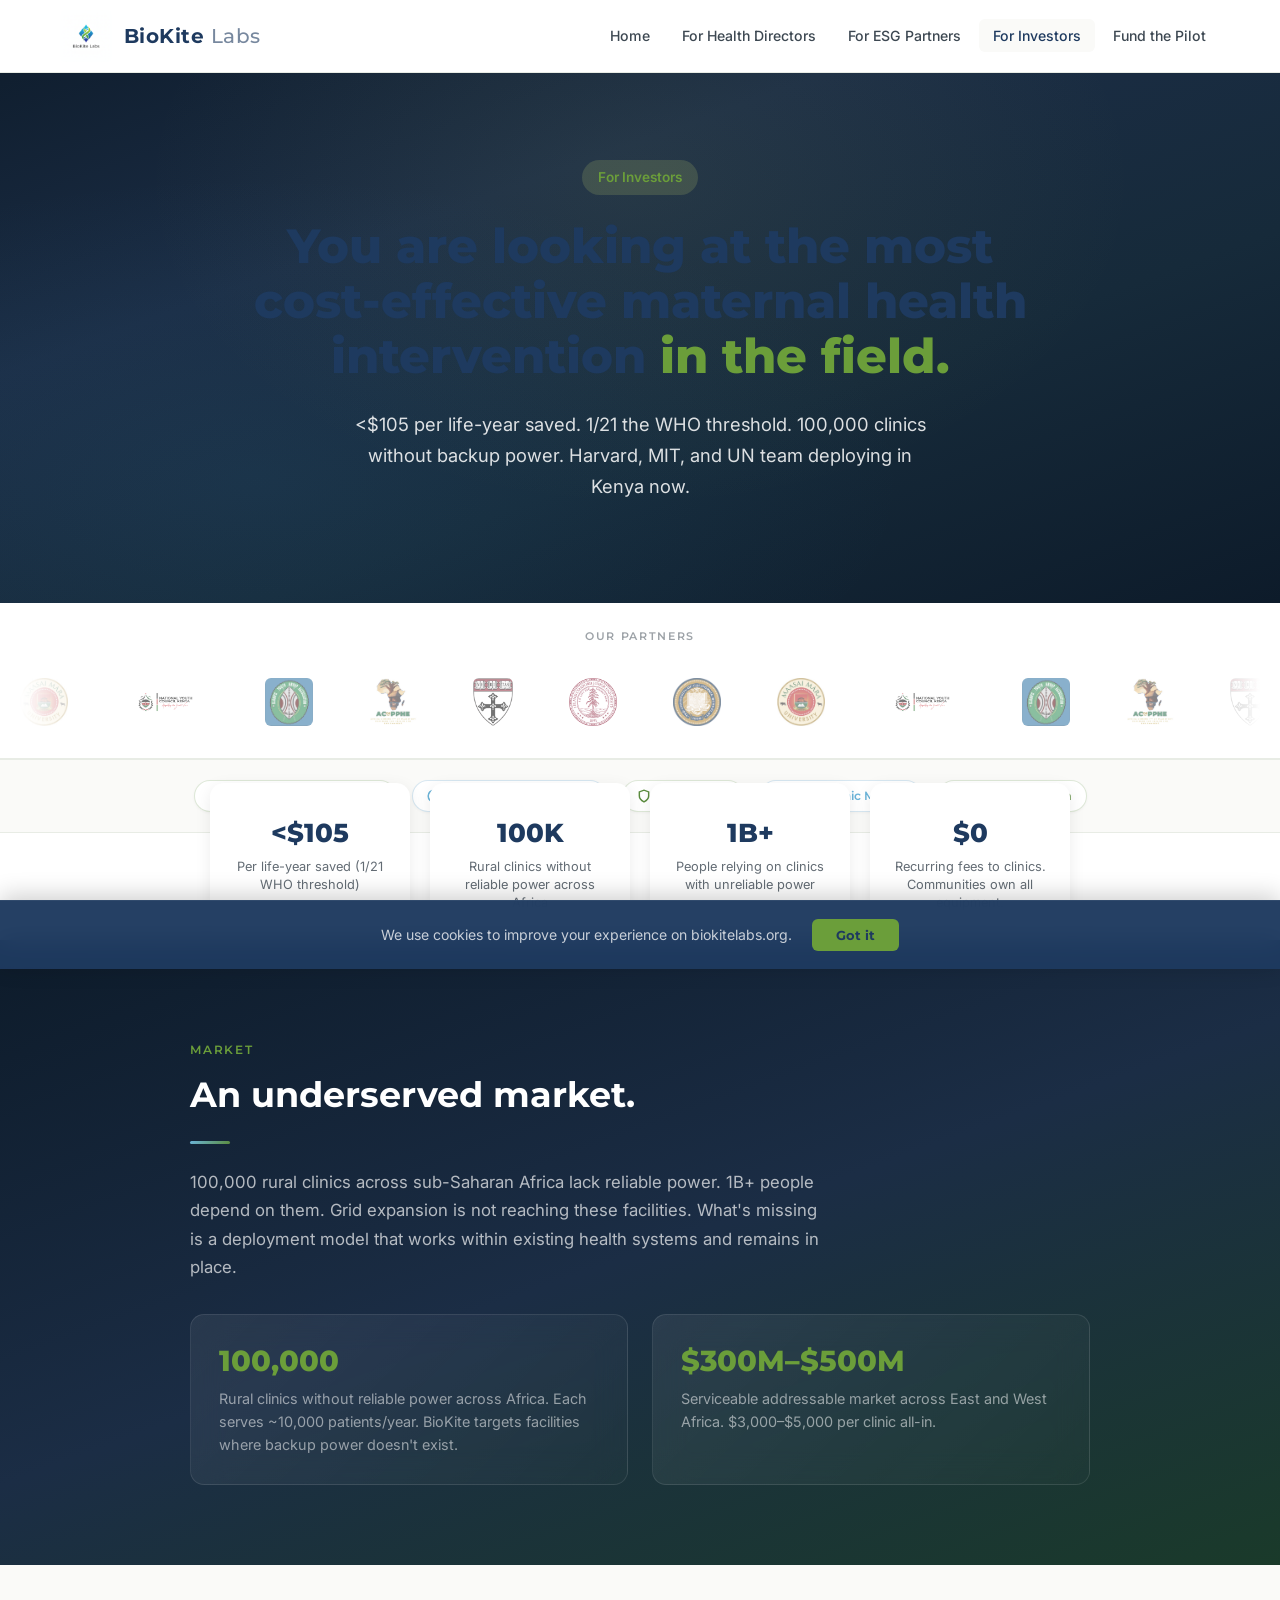
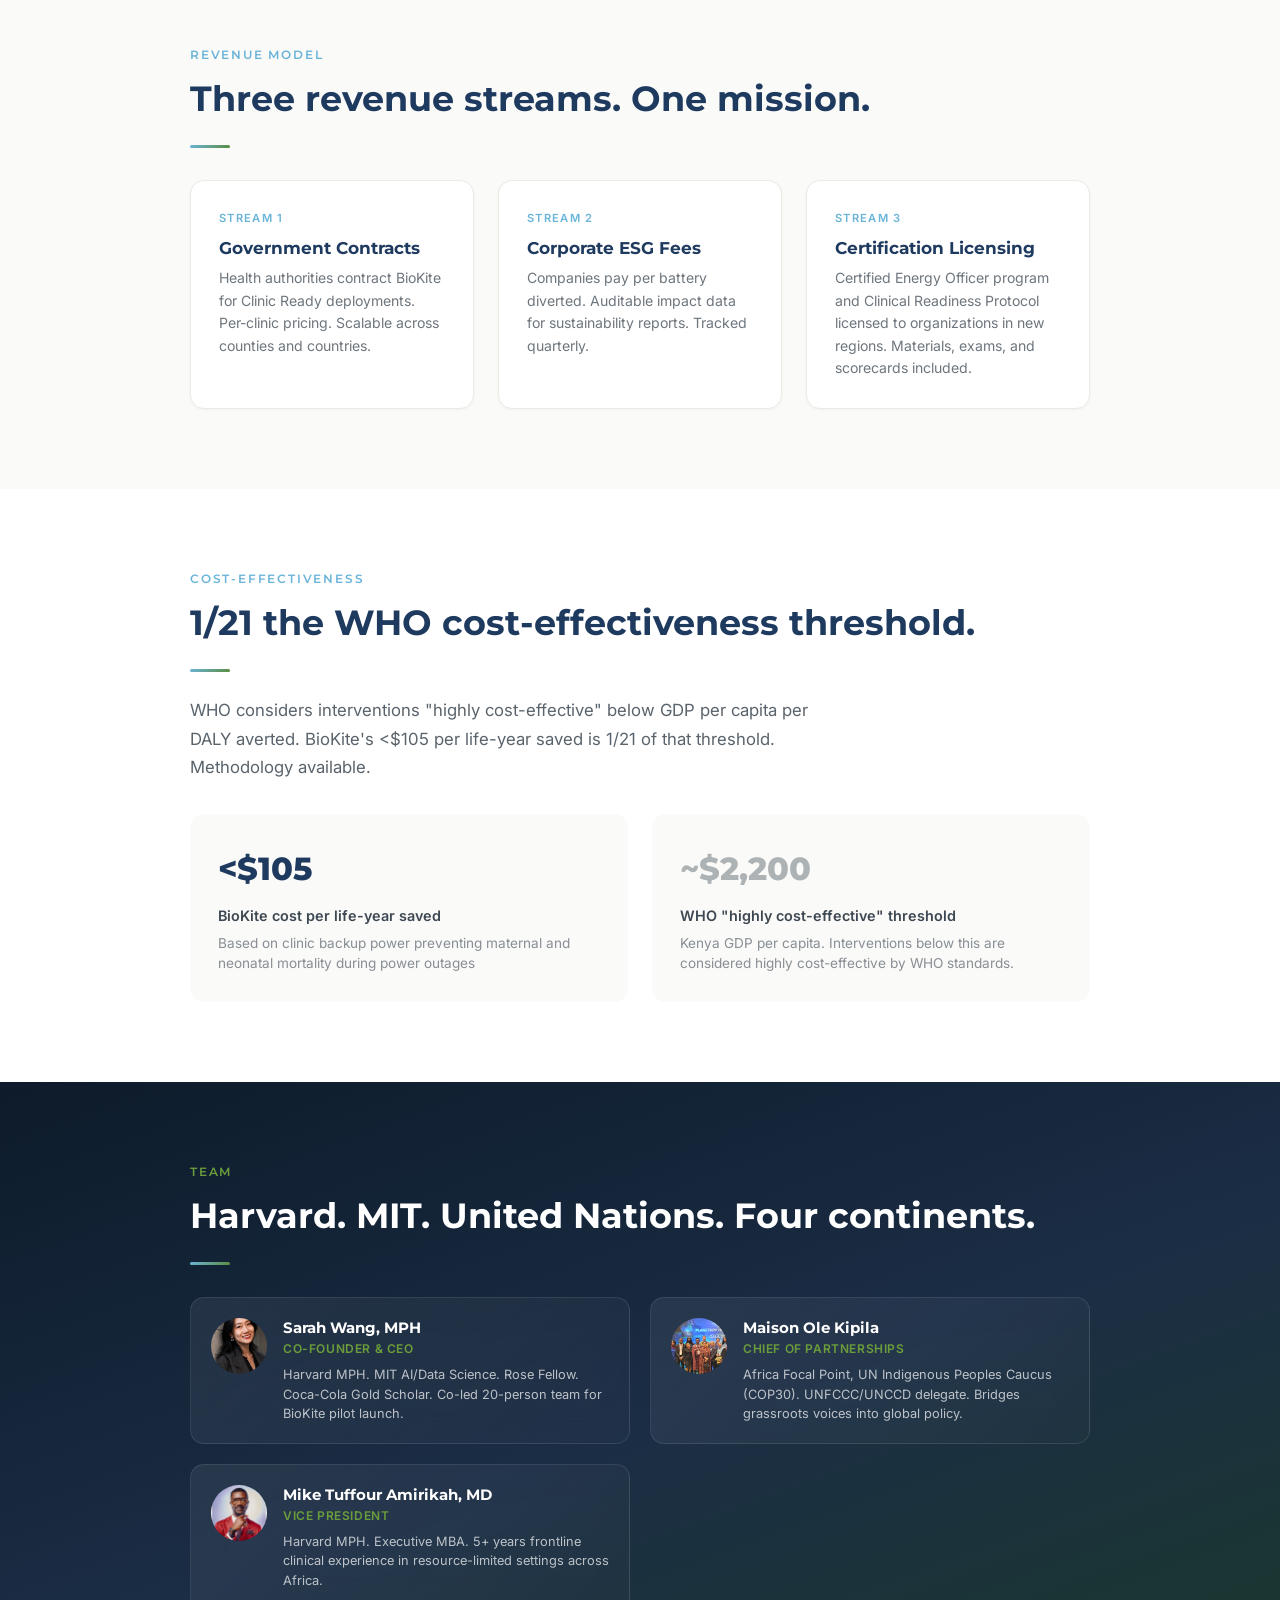
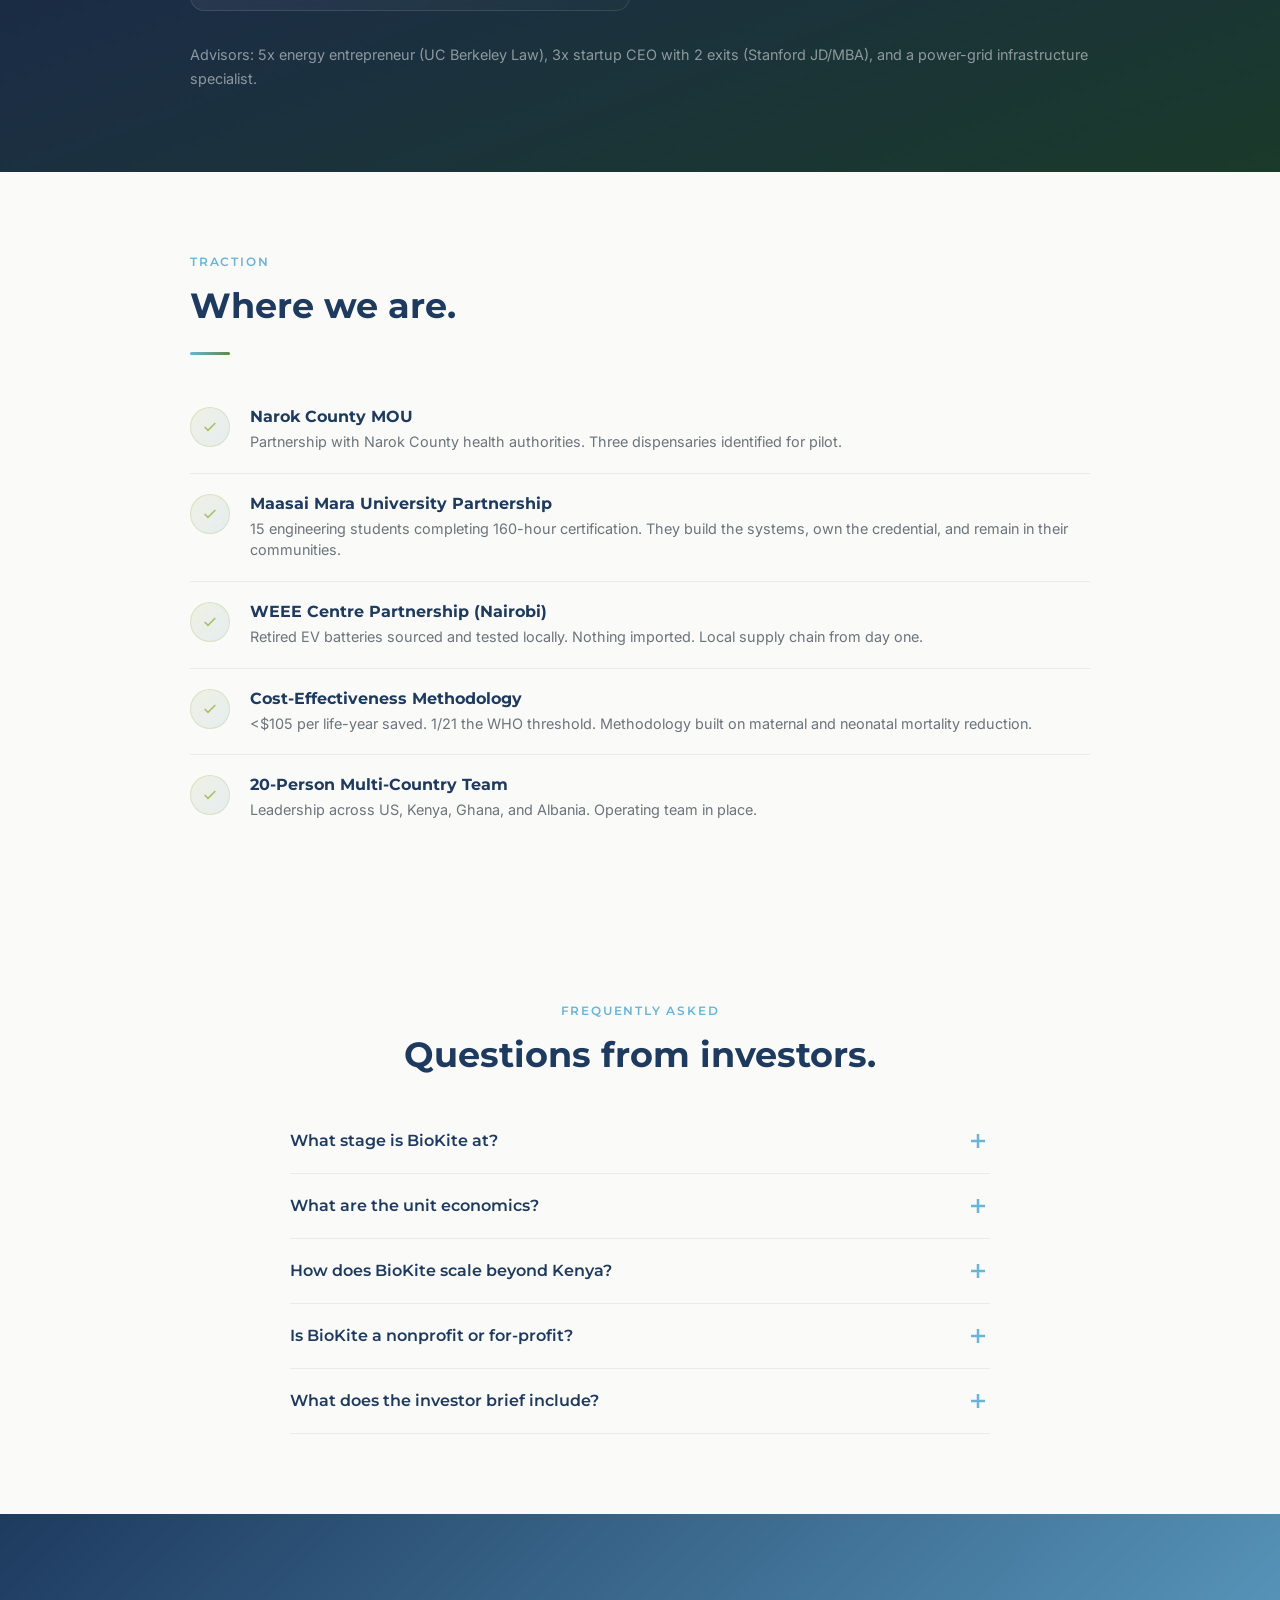
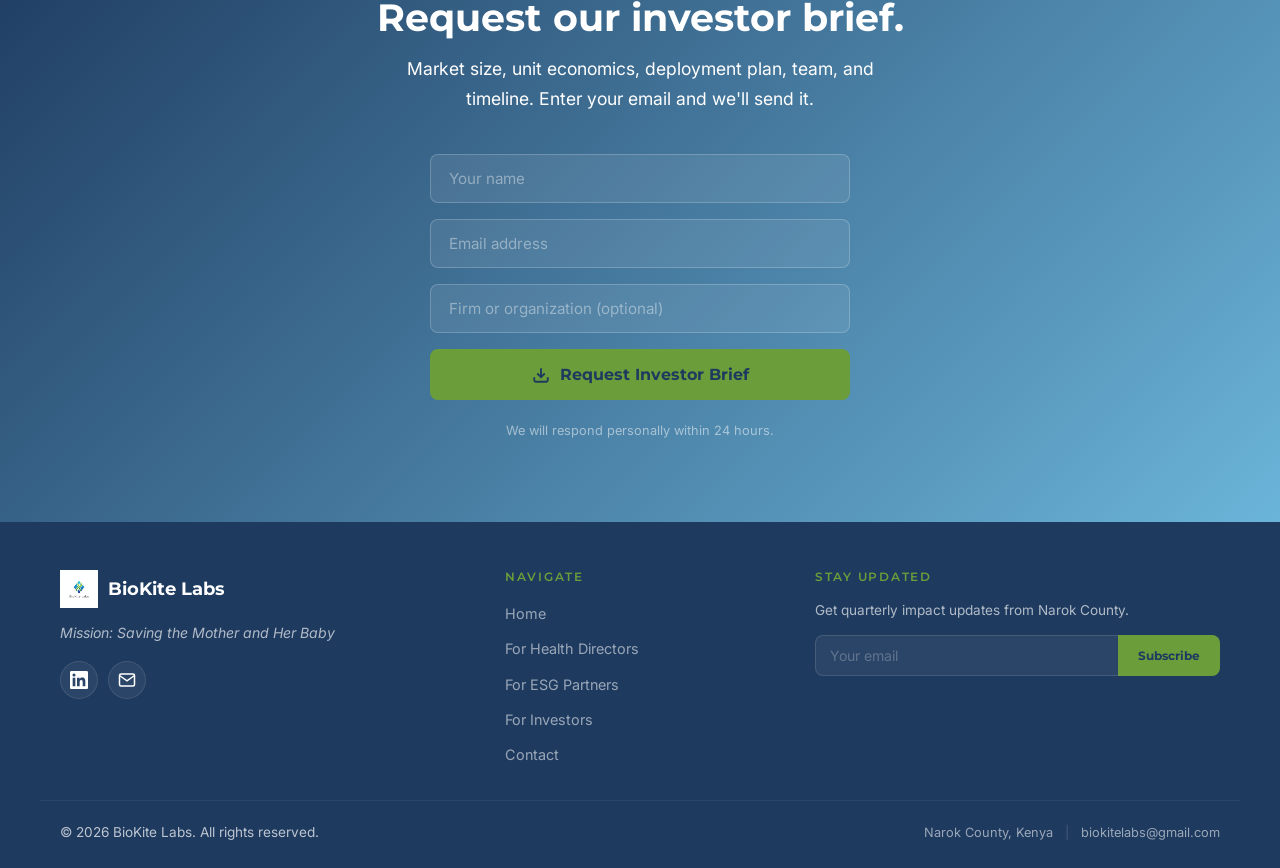
<file: invest.html>
<!DOCTYPE html>
<html lang="en">
<head>
    <meta charset="UTF-8">
    <meta name="viewport" content="width=device-width, initial-scale=1.0">
    <title>BioKite Labs | For Investors</title>
    <meta name="description" content="Less than $105 per life-year saved. 100,000 clinics. Harvard + MIT + UN team. Kenya deployment underway. Learn about BioKite Labs' fundable fundamentals.">
    <link rel="icon" type="image/png" href="logo.png">
    <link rel="canonical" href="https://biokitelabs.org/invest.html">
    <meta property="og:title" content="BioKite Labs | For Investors">
    <meta property="og:description" content="Less than $105 per life-year saved. 100,000 clinics. Harvard, MIT, and UN team. Kenya deployment underway.">
    <meta property="og:image" content="https://biokitelabs.org/nuruloop-rider-savanna.jpg">
    <meta property="og:url" content="https://biokitelabs.org/invest.html">
    <meta property="og:type" content="website">
    <meta property="og:site_name" content="BioKite Labs">
    <meta name="twitter:card" content="summary_large_image">
    <meta name="twitter:title" content="BioKite Labs | For Investors">
    <meta name="twitter:description" content="Less than $105 per life-year saved. 100,000 clinics. Harvard, MIT, and UN team. Kenya deployment underway.">
    <meta name="twitter:image" content="https://biokitelabs.org/nuruloop-rider-savanna.jpg">
    <link rel="preconnect" href="https://fonts.googleapis.com">
    <link rel="preconnect" href="https://fonts.gstatic.com" crossorigin>
    <link href="https://fonts.googleapis.com/css2?family=Montserrat:wght@500;600;700;800&family=Inter:wght@400;500;600&family=Lora:ital,wght@0,400;0,500;0,600;1,400&family=Cormorant+Garamond:ital,wght@0,600;0,700;1,400&display=swap" rel="stylesheet">
    <link rel="stylesheet" href="styles.css">
    <style>
        :root { --biokite-blue: #6BB4D9; }

        /* ─── HERO ─── */
        .page-hero {
            padding: 160px 20px 100px;
            background: linear-gradient(160deg, #0d1b2a 0%, #1b2d45 35%, #162a3a 65%, #0d1b2a 100%);
            text-align: center; color: var(--white); position: relative; overflow: hidden;
        }
        .page-hero::before { content: ''; position: absolute; inset: 0; background: radial-gradient(ellipse at 50% 30%, rgba(175,190,106,0.08) 0%, transparent 55%), radial-gradient(ellipse at 20% 80%, rgba(55,134,183,0.1) 0%, transparent 45%); pointer-events: none; }
        .page-hero .tag { display: inline-block; padding: 6px 16px; background: rgba(175,190,106,0.2); color: var(--lime-green); font-size: 0.85rem; font-weight: 600; border-radius: 20px; margin-bottom: 24px; }
        .page-hero h1 { font-size: clamp(2rem, 5vw, 3rem); font-weight: 800; max-width: 800px; margin: 0 auto 1.5rem; line-height: 1.15; }
        .page-hero p { font-size: 1.15rem; color: rgba(255,255,255,0.85); max-width: 600px; margin: 0 auto; line-height: 1.7; }

        /* ─── HEADLINE STATS ─── */
        .headline-stats { display: grid; grid-template-columns: repeat(4, 1fr); gap: 20px; max-width: 900px; margin: -50px auto 0; position: relative; z-index: 10; padding: 0 20px; }
        .headline-stat { background: var(--white); border-radius: 14px; padding: 28px 20px; text-align: center; box-shadow: var(--shadow-lg); }
        .headline-stat .num { font-family: 'Montserrat', sans-serif; font-size: 1.6rem; font-weight: 800; color: var(--deep-navy); margin-bottom: 4px; }
        .headline-stat .label { font-size: 0.8rem; color: var(--charcoal); opacity: 0.8; line-height: 1.4; }

        /* ─── SECTIONS ─── */
        .section { padding: 80px 20px; }
        .section-dark { background: linear-gradient(160deg, #0d1b2a 0%, #1b2d45 50%, #1a3a2a 100%); color: var(--white); }
        .section-light { background: var(--off-white); }
        .section-white { background: var(--white); }
        .section-inner { max-width: 900px; margin: 0 auto; }
        .section-label { font-family: 'Montserrat', sans-serif; font-size: 0.75rem; text-transform: uppercase; letter-spacing: 0.15em; font-weight: 600; color: var(--biokite-blue); margin-bottom: 12px; }
        .section-dark .section-label { color: var(--lime-green); }
        .section h2 { font-size: clamp(1.6rem, 3.5vw, 2.2rem); margin-bottom: 16px; }
        .section-dark h2 { color: var(--white); }
        .section p.lead { font-size: 1.05rem; opacity: 0.85; line-height: 1.7; max-width: 640px; margin-bottom: 2rem; }
        .brand-bar { width: 40px; height: 3px; background: linear-gradient(135deg, var(--biokite-blue), var(--kite-green)); margin: 1.5rem 0; border-radius: 2px; }

        /* ─── MARKET SIZE ─── */
        .market-grid { display: grid; grid-template-columns: 1fr 1fr; gap: 24px; margin-top: 2rem; }
        .market-card { padding: 28px; border-radius: 14px; }
        .market-card.dark { background: linear-gradient(135deg, rgba(255,255,255,0.07) 0%, rgba(255,255,255,0.02) 100%); border: 1px solid rgba(255,255,255,0.1); backdrop-filter: blur(16px); }
        .market-card h3 { font-size: 1.8rem; font-weight: 800; margin-bottom: 8px; }
        .market-card.dark h3 { color: var(--lime-green); }
        .market-card p { font-size: 0.9rem; opacity: 0.75; line-height: 1.6; }
        .market-card.dark p { color: rgba(255,255,255,0.7); }

        /* ─── REVENUE MODEL ─── */
        .revenue-grid { display: grid; grid-template-columns: repeat(3, 1fr); gap: 24px; margin-top: 2rem; }
        .revenue-card { padding: 28px; background: var(--white); border-radius: 14px; box-shadow: var(--shadow-sm); border: 1px solid var(--light-gray); }
        .revenue-card .stream-tag { font-size: 0.7rem; text-transform: uppercase; letter-spacing: 0.12em; font-weight: 600; color: var(--biokite-blue); margin-bottom: 10px; }
        .revenue-card h3 { font-size: 1.05rem; margin-bottom: 8px; }
        .revenue-card p { font-size: 0.88rem; color: var(--charcoal); opacity: 0.75; line-height: 1.6; }

        /* ─── TEAM CONDENSED ─── */
        .team-condensed { display: grid; grid-template-columns: repeat(2, 1fr); gap: 20px; margin-top: 2rem; }
        .team-member { display: flex; gap: 16px; align-items: flex-start; padding: 20px; background: linear-gradient(135deg, rgba(255,255,255,0.07) 0%, rgba(255,255,255,0.02) 100%); border: 1px solid rgba(255,255,255,0.1); border-radius: 14px; backdrop-filter: blur(16px); }
        .team-member img { width: 56px; height: 56px; border-radius: 50%; object-fit: cover; flex-shrink: 0; }
        .team-member h3 { font-size: 0.95rem; color: var(--white); margin-bottom: 2px; }
        .team-member .role { font-size: 0.75rem; color: var(--lime-green); font-weight: 600; text-transform: uppercase; letter-spacing: 0.05em; margin-bottom: 6px; }
        .team-member p { font-size: 0.8rem; color: rgba(255,255,255,0.7); line-height: 1.5; }

        /* ─── TRACTION ─── */
        .traction-list { margin-top: 2rem; }
        .traction-item { display: flex; gap: 20px; align-items: flex-start; padding: 20px 0; border-bottom: 1px solid var(--light-gray); }
        .traction-item:last-child { border-bottom: none; }
        .traction-icon { width: 40px; height: 40px; border-radius: 50%; background: linear-gradient(135deg, rgba(175,190,106,0.15), rgba(55,134,183,0.1)); border: 1px solid rgba(175,190,106,0.3); display: flex; align-items: center; justify-content: center; flex-shrink: 0; }
        .traction-icon svg { width: 16px; height: 16px; }
        .traction-item h3 { font-size: 1rem; margin-bottom: 4px; }
        .traction-item p { font-size: 0.9rem; opacity: 0.75; line-height: 1.5; }

        /* ─── CTA / GATED PDF ─── */
        .cta-section { padding: 80px 20px; background: linear-gradient(135deg, var(--deep-navy) 0%, var(--biokite-blue) 100%); text-align: center; color: var(--white); }
        .cta-section h2 { color: var(--white); font-size: clamp(1.8rem, 4vw, 2.4rem); margin-bottom: 12px; }
        .cta-section p { font-size: 1.1rem; opacity: 0.85; margin-bottom: 2.5rem; max-width: 520px; margin-left: auto; margin-right: auto; }
        .gate-form { max-width: 420px; margin: 0 auto; display: flex; flex-direction: column; gap: 16px; }
        .gate-form input { padding: 14px 18px; border: 1px solid rgba(255,255,255,0.2); background: rgba(255,255,255,0.08); color: var(--white); font-family: 'Inter', sans-serif; font-size: 0.95rem; border-radius: 8px; outline: none; transition: border-color 0.2s; }
        .gate-form input::placeholder { color: rgba(255,255,255,0.4); }
        .gate-form input:focus { border-color: var(--lime-green); }
        .gate-form button { padding: 16px 32px; background: var(--lime-green); color: var(--deep-navy); font-family: 'Montserrat', sans-serif; font-size: 1rem; font-weight: 700; border: none; border-radius: 8px; cursor: pointer; transition: all 0.3s; display: flex; align-items: center; justify-content: center; gap: 10px; }
        .gate-form button:hover { background: #c5d47a; transform: translateY(-2px); }
        .gate-form .note { font-size: 0.8rem; opacity: 0.5; margin-top: 4px; }

        /* ─── RESPONSIVE ─── */
        @media (max-width: 768px) {
            .headline-stats { grid-template-columns: 1fr 1fr; margin-top: -30px; }
            .market-grid { grid-template-columns: 1fr; }
            .revenue-grid { grid-template-columns: 1fr; }
            .team-condensed { grid-template-columns: 1fr; }
        }
    </style>
    <script type="application/ld+json">
    {
      "@context": "https://schema.org",
      "@type": "FAQPage",
      "mainEntity": [
        {
          "@type": "Question",
          "name": "What stage is BioKite at?",
          "acceptedAnswer": {
            "@type": "Answer",
            "text": "Pre-seed. The Narok County pilot is co-designed with 24 local stakeholders and county health authorities. 15 engineering students are completing 160-hour certification at Maasai Mara University. Equipment procurement and deployment are underway."
          }
        },
        {
          "@type": "Question",
          "name": "What are the unit economics?",
          "acceptedAnswer": {
            "@type": "Answer",
            "text": "$3,000-$5,000 per clinic all-in (equipment, installation, training, certification, first-year monitoring). Less than $105 per life-year saved. 1/21 the WHO cost-effectiveness threshold. Full methodology available in the investor brief."
          }
        },
        {
          "@type": "Question",
          "name": "How does BioKite scale beyond Kenya?",
          "acceptedAnswer": {
            "@type": "Answer",
            "text": "The Certified Energy Officer program and Clinical Readiness Protocol are designed to be licensed to partner organizations in new regions. The model works within existing county health systems, which means we don't need to build parallel infrastructure. 100,000 clinics across sub-Saharan Africa need this."
          }
        },
        {
          "@type": "Question",
          "name": "Is BioKite a nonprofit or for-profit?",
          "acceptedAnswer": {
            "@type": "Answer",
            "text": "BioKite Labs operates as a social enterprise with 501(c)(3) status pending. Revenue comes from government contracts, corporate ESG partnerships, and certification licensing. Mission and margin are aligned: every revenue stream directly funds clinic deployments."
          }
        },
        {
          "@type": "Question",
          "name": "What does the investor brief include?",
          "acceptedAnswer": {
            "@type": "Answer",
            "text": "Market sizing, unit economics breakdown, deployment timeline, team backgrounds, partnership documentation, cost-effectiveness methodology, and financial projections. Sent personally within 24 hours of request."
          }
        }
      ]
    }
    </script>
</head>
<body>
    <a href="#main-content" class="skip-link">Skip to main content</a>
    <div class="reading-progress" id="readingProgress"></div>

    <!-- NAV -->
    <nav>
        <div class="nav-inner">
            <a href="index.html" class="nav-logo">
                <img src="logo.png" alt="BioKite Labs">
                <div class="nav-logo-text">BioKite <span class="labs">Labs</span></div>
            </a>
            <ul class="nav-links" id="navLinks">
                <li><a href="index.html">Home</a></li>
                <li><a href="partners.html">For Health Directors</a></li>
                <li><a href="esg.html">For ESG Partners</a></li>
                <li><a href="invest.html" class="active">For Investors</a></li>
                <li><a href="fund.html">Fund the Pilot</a></li>
            </ul>
            <button class="hamburger" id="hamburger" aria-label="Menu" aria-expanded="false">
                <span></span><span></span><span></span>
            </button>
        </div>
    </nav>

    <!-- HERO -->
    <section class="page-hero" id="main-content">
        <div class="tag reveal">For Investors</div>
        <h1 class="reveal reveal-delay-1">You are looking at the most cost-effective maternal health intervention <span style="color: var(--lime-green);">in the field.</span></h1>
        <p class="reveal reveal-delay-2">&lt;$105 per life-year saved. 1/21 the WHO threshold. 100,000 clinics without backup power. Harvard, MIT, and UN team deploying in Kenya now.</p>
    </section>

    <!-- PARTNER LOGO MARQUEE -->
    <div style="background: var(--white); padding: 0 20px; text-align: center; border-bottom: 1px solid var(--light-gray);">
        <p style="font-family: 'Montserrat', sans-serif; font-size: 0.7rem; text-transform: uppercase; letter-spacing: 0.15em; font-weight: 600; color: var(--charcoal); opacity: 0.5; padding-top: 1.5rem; margin-bottom: 0;">Our Partners</p>
        <div class="logo-marquee">
            <div class="logo-marquee-track">
                <img src="mmu.jpeg" alt="Maasai Mara University" loading="lazy">
                <img src="mmyc.png" alt="Maasai Mara Youth Council" loading="lazy">
                <img src="eai.jpeg" alt="Elongko Africa" loading="lazy">
                <img src="acophe.jpeg" alt="ACOPPHE" loading="lazy">
                <img src="hsph.png" alt="Harvard T.H. Chan School of Public Health" loading="lazy">
                <img src="stanford.png" alt="Stanford University" loading="lazy">
                <img src="ucberkeley.png" alt="UC Berkeley" loading="lazy">
            </div>
        </div>
    </div>

    <!-- TRUST BADGES -->
    <div class="trust-badges">
        <div class="trust-badges-inner">
            <div class="trust-badge green"><svg viewBox="0 0 24 24" fill="none" stroke="currentColor" stroke-width="2.5"><polyline points="20 6 9 17 4 12"/></svg> Harvard + MIT + UN Team</div>
            <div class="trust-badge blue"><svg viewBox="0 0 24 24" fill="none" stroke="currentColor" stroke-width="2.5"><circle cx="12" cy="12" r="10"/><polyline points="12 6 12 12 16 14"/></svg> Kenya Deployment Live</div>
            <div class="trust-badge green"><svg viewBox="0 0 24 24" fill="none" stroke="currentColor" stroke-width="2.5"><path d="M12 22s8-4 8-10V5l-8-3-8 3v7c0 6 8 10 8 10z"/></svg> &lt;$105/DALY</div>
            <div class="trust-badge blue"><svg viewBox="0 0 24 24" fill="none" stroke="currentColor" stroke-width="2.5"><path d="M12 2L2 7l10 5 10-5-10-5zM2 17l10 5 10-5M2 12l10 5 10-5"/></svg> 100K Clinic Market</div>
            <div class="trust-badge green"><svg viewBox="0 0 24 24" fill="none" stroke="currentColor" stroke-width="2.5"><rect x="3" y="3" width="18" height="18" rx="2"/><line x1="3" y1="9" x2="21" y2="9"/><line x1="9" y1="21" x2="9" y2="9"/></svg> 20-Person Team</div>
        </div>
    </div>

    <!-- HEADLINE STATS -->
    <div class="headline-stats reveal">
        <div class="headline-stat">
            <div class="num">&lt;$105</div>
            <div class="label">Per life-year saved (1/21 WHO threshold)</div>
        </div>
        <div class="headline-stat">
            <div class="num">100K</div>
            <div class="label">Rural clinics without reliable power across Africa</div>
        </div>
        <div class="headline-stat">
            <div class="num">1B+</div>
            <div class="label">People relying on clinics with unreliable power</div>
        </div>
        <div class="headline-stat">
            <div class="num">$0</div>
            <div class="label">Recurring fees to clinics. Communities own all equipment.</div>
        </div>
    </div>

    <!-- MARKET SIZE -->
    <section class="section section-dark" style="padding-top: 100px;">
        <div class="section-inner">
            <div class="section-label reveal">Market</div>
            <h2 class="reveal reveal-delay-1">An underserved market.</h2>
            <div class="brand-bar reveal"></div>
            <p class="lead reveal reveal-delay-2" style="color: rgba(255,255,255,0.8);">100,000 rural clinics across sub-Saharan Africa lack reliable power. 1B+ people depend on them. Grid expansion is not reaching these facilities. What's missing is a deployment model that works within existing health systems and remains in place.</p>
            <div class="market-grid reveal reveal-delay-3">
                <div class="market-card dark">
                    <h3>100,000</h3>
                    <p>Rural clinics without reliable power across Africa. Each serves ~10,000 patients/year. BioKite targets facilities where backup power doesn't exist.</p>
                </div>
                <div class="market-card dark">
                    <h3>$300M&ndash;$500M</h3>
                    <p>Serviceable addressable market across East and West Africa. $3,000&ndash;$5,000 per clinic all-in.</p>
                </div>
            </div>
        </div>
    </section>

    <!-- REVENUE MODEL -->
    <section class="section section-light">
        <div class="section-inner">
            <div class="section-label reveal">Revenue Model</div>
            <h2 class="reveal reveal-delay-1">Three revenue streams. One mission.</h2>
            <div class="brand-bar reveal"></div>
            <div class="revenue-grid reveal reveal-delay-2">
                <div class="revenue-card">
                    <div class="stream-tag">Stream 1</div>
                    <h3>Government Contracts</h3>
                    <p>Health authorities contract BioKite for Clinic Ready deployments. Per-clinic pricing. Scalable across counties and countries.</p>
                </div>
                <div class="revenue-card">
                    <div class="stream-tag">Stream 2</div>
                    <h3>Corporate ESG Fees</h3>
                    <p>Companies pay per battery diverted. Auditable impact data for sustainability reports. Tracked quarterly.</p>
                </div>
                <div class="revenue-card">
                    <div class="stream-tag">Stream 3</div>
                    <h3>Certification Licensing</h3>
                    <p>Certified Energy Officer program and Clinical Readiness Protocol licensed to organizations in new regions. Materials, exams, and scorecards included.</p>
                </div>
            </div>
        </div>
    </section>

    <!-- COST-EFFECTIVENESS -->
    <section class="section section-white">
        <div class="section-inner">
            <div class="section-label reveal">Cost-Effectiveness</div>
            <h2 class="reveal reveal-delay-1">1/21 the WHO cost-effectiveness threshold.</h2>
            <div class="brand-bar reveal"></div>
            <p class="lead reveal reveal-delay-2">WHO considers interventions "highly cost-effective" below GDP per capita per DALY averted. BioKite's &lt;$105 per life-year saved is 1/21 of that threshold. Methodology available.</p>
            <div class="reveal reveal-delay-3" style="display: grid; grid-template-columns: 1fr 1fr; gap: 24px; margin-top: 2rem;">
                <div style="padding: 28px; background: var(--off-white); border-radius: 14px;">
                    <div style="font-family: 'Montserrat', sans-serif; font-size: 2rem; font-weight: 800; color: var(--deep-navy); margin-bottom: 8px;">&lt;$105</div>
                    <div style="font-size: 0.9rem; font-weight: 600; margin-bottom: 4px;">BioKite cost per life-year saved</div>
                    <div style="font-size: 0.85rem; opacity: 0.6; line-height: 1.5;">Based on clinic backup power preventing maternal and neonatal mortality during power outages</div>
                </div>
                <div style="padding: 28px; background: var(--off-white); border-radius: 14px;">
                    <div style="font-family: 'Montserrat', sans-serif; font-size: 2rem; font-weight: 800; color: var(--charcoal); opacity: 0.4; margin-bottom: 8px;">~$2,200</div>
                    <div style="font-size: 0.9rem; font-weight: 600; margin-bottom: 4px;">WHO "highly cost-effective" threshold</div>
                    <div style="font-size: 0.85rem; opacity: 0.6; line-height: 1.5;">Kenya GDP per capita. Interventions below this are considered highly cost-effective by WHO standards.</div>
                </div>
            </div>
        </div>
    </section>

    <!-- TEAM -->
    <section class="section section-dark">
        <div class="section-inner">
            <div class="section-label reveal">Team</div>
            <h2 class="reveal reveal-delay-1">Harvard. MIT. United Nations. Four continents.</h2>
            <div class="brand-bar reveal"></div>
            <div class="team-condensed reveal reveal-delay-2">
                <div class="team-member">
                    <img src="sarah-new.jpg" alt="Sarah Wang">
                    <div>
                        <h3>Sarah Wang, MPH</h3>
                        <div class="role">Co-Founder &amp; CEO</div>
                        <p>Harvard MPH. MIT AI/Data Science. Rose Fellow. Coca-Cola Gold Scholar. Co-led 20-person team for BioKite pilot launch.</p>
                    </div>
                </div>
                <div class="team-member">
                    <img src="maison.jpg" alt="Maison Ole Kipila">
                    <div>
                        <h3>Maison Ole Kipila</h3>
                        <div class="role">Chief of Partnerships</div>
                        <p>Africa Focal Point, UN Indigenous Peoples Caucus (COP30). UNFCCC/UNCCD delegate. Bridges grassroots voices into global policy.</p>
                    </div>
                </div>
                <div class="team-member">
                    <img src="mike.jpg" alt="Mike Tuffour Amirikah">
                    <div>
                        <h3>Mike Tuffour Amirikah, MD</h3>
                        <div class="role">Vice President</div>
                        <p>Harvard MPH. Executive MBA. 5+ years frontline clinical experience in resource-limited settings across Africa.</p>
                    </div>
                </div>
            </div>
            <div class="reveal" style="margin-top: 2rem;">
                <p style="font-size: 0.9rem; color: rgba(255,255,255,0.5);">Advisors: 5x energy entrepreneur (UC Berkeley Law), 3x startup CEO with 2 exits (Stanford JD/MBA), and a power-grid infrastructure specialist.</p>
            </div>
        </div>
    </section>

    <!-- TRACTION -->
    <section class="section section-light">
        <div class="section-inner">
            <div class="section-label reveal">Traction</div>
            <h2 class="reveal reveal-delay-1">Where we are.</h2>
            <div class="brand-bar reveal"></div>
            <div class="traction-list reveal reveal-delay-2">
                <div class="traction-item">
                    <div class="traction-icon"><svg fill="none" stroke="#AFBE6A" stroke-width="2.5" viewBox="0 0 24 24"><polyline points="20 6 9 17 4 12"/></svg></div>
                    <div>
                        <h3>Narok County MOU</h3>
                        <p>Partnership with Narok County health authorities. Three dispensaries identified for pilot.</p>
                    </div>
                </div>
                <div class="traction-item">
                    <div class="traction-icon"><svg fill="none" stroke="#AFBE6A" stroke-width="2.5" viewBox="0 0 24 24"><polyline points="20 6 9 17 4 12"/></svg></div>
                    <div>
                        <h3>Maasai Mara University Partnership</h3>
                        <p>15 engineering students completing 160-hour certification. They build the systems, own the credential, and remain in their communities.</p>
                    </div>
                </div>
                <div class="traction-item">
                    <div class="traction-icon"><svg fill="none" stroke="#AFBE6A" stroke-width="2.5" viewBox="0 0 24 24"><polyline points="20 6 9 17 4 12"/></svg></div>
                    <div>
                        <h3>WEEE Centre Partnership (Nairobi)</h3>
                        <p>Retired EV batteries sourced and tested locally. Nothing imported. Local supply chain from day one.</p>
                    </div>
                </div>
                <div class="traction-item">
                    <div class="traction-icon"><svg fill="none" stroke="#AFBE6A" stroke-width="2.5" viewBox="0 0 24 24"><polyline points="20 6 9 17 4 12"/></svg></div>
                    <div>
                        <h3>Cost-Effectiveness Methodology</h3>
                        <p>&lt;$105 per life-year saved. 1/21 the WHO threshold. Methodology built on maternal and neonatal mortality reduction.</p>
                    </div>
                </div>
                <div class="traction-item">
                    <div class="traction-icon"><svg fill="none" stroke="#AFBE6A" stroke-width="2.5" viewBox="0 0 24 24"><polyline points="20 6 9 17 4 12"/></svg></div>
                    <div>
                        <h3>20-Person Multi-Country Team</h3>
                        <p>Leadership across US, Kenya, Ghana, and Albania. Operating team in place.</p>
                    </div>
                </div>
            </div>
        </div>
    </section>

    <!-- FAQ -->
    <section class="faq-section" style="background: var(--off-white);">
        <div class="faq-inner">
            <div class="section-label reveal" style="text-align: center; color: var(--biokite-blue);">Frequently Asked</div>
            <h2 class="reveal reveal-delay-1" style="text-align: center; font-size: clamp(1.6rem, 3.5vw, 2.2rem); margin-bottom: 2rem;">Questions from investors.</h2>
            <div class="faq-item">
                <button class="faq-question">What stage is BioKite at?<svg class="faq-icon" viewBox="0 0 24 24" fill="none" stroke="currentColor" stroke-width="2.5"><line x1="12" y1="5" x2="12" y2="19"/><line x1="5" y1="12" x2="19" y2="12"/></svg></button>
                <div class="faq-answer">Pre-seed. The Narok County pilot is co-designed with 24 local stakeholders and county health authorities. 15 engineering students are completing 160-hour certification at Maasai Mara University. Equipment procurement and deployment are underway.</div>
            </div>
            <div class="faq-item">
                <button class="faq-question">What are the unit economics?<svg class="faq-icon" viewBox="0 0 24 24" fill="none" stroke="currentColor" stroke-width="2.5"><line x1="12" y1="5" x2="12" y2="19"/><line x1="5" y1="12" x2="19" y2="12"/></svg></button>
                <div class="faq-answer">$3,000-$5,000 per clinic all-in (equipment, installation, training, certification, first-year monitoring). Less than $105 per life-year saved. 1/21 the WHO cost-effectiveness threshold. Full methodology available in the investor brief.</div>
            </div>
            <div class="faq-item">
                <button class="faq-question">How does BioKite scale beyond Kenya?<svg class="faq-icon" viewBox="0 0 24 24" fill="none" stroke="currentColor" stroke-width="2.5"><line x1="12" y1="5" x2="12" y2="19"/><line x1="5" y1="12" x2="19" y2="12"/></svg></button>
                <div class="faq-answer">The Certified Energy Officer program and Clinical Readiness Protocol are designed to be licensed to partner organizations in new regions. The model works within existing county health systems, which means we don't need to build parallel infrastructure. 100,000 clinics across sub-Saharan Africa need this.</div>
            </div>
            <div class="faq-item">
                <button class="faq-question">Is BioKite a nonprofit or for-profit?<svg class="faq-icon" viewBox="0 0 24 24" fill="none" stroke="currentColor" stroke-width="2.5"><line x1="12" y1="5" x2="12" y2="19"/><line x1="5" y1="12" x2="19" y2="12"/></svg></button>
                <div class="faq-answer">BioKite Labs operates as a social enterprise with 501(c)(3) status pending. Revenue comes from government contracts, corporate ESG partnerships, and certification licensing. Mission and margin are aligned: every revenue stream directly funds clinic deployments.</div>
            </div>
            <div class="faq-item">
                <button class="faq-question">What does the investor brief include?<svg class="faq-icon" viewBox="0 0 24 24" fill="none" stroke="currentColor" stroke-width="2.5"><line x1="12" y1="5" x2="12" y2="19"/><line x1="5" y1="12" x2="19" y2="12"/></svg></button>
                <div class="faq-answer">Market sizing, unit economics breakdown, deployment timeline, team backgrounds, partnership documentation, cost-effectiveness methodology, and financial projections. Sent personally within 24 hours of request.</div>
            </div>
        </div>
    </section>

    <!-- CTA: INVESTOR BRIEF -->
    <section class="cta-section">
        <h2 class="reveal">Request our investor brief.</h2>
        <p class="reveal reveal-delay-1">Market size, unit economics, deployment plan, team, and timeline. Enter your email and we'll send it.</p>
        <form class="gate-form reveal reveal-delay-2" action="https://formspree.io/f/xojodawy" method="POST">
            <input type="hidden" name="_subject" value="Investor Brief Request">
            <label for="inv-name" class="sr-only">Your name</label>
            <input id="inv-name" type="text" name="name" placeholder="Your name" required>
            <label for="inv-email" class="sr-only">Email address</label>
            <input id="inv-email" type="email" name="email" placeholder="Email address" required>
            <label for="inv-firm" class="sr-only">Firm or organization</label>
            <input id="inv-firm" type="text" name="firm" placeholder="Firm or organization (optional)">
            <button type="submit">
                <svg width="18" height="18" fill="none" stroke="currentColor" stroke-width="2.5" viewBox="0 0 24 24"><path d="M21 15v4a2 2 0 01-2 2H5a2 2 0 01-2-2v-4M7 10l5 5 5-5M12 15V3"/></svg>
                Request Investor Brief
            </button>
            <div class="note">We will respond personally within 24 hours.</div>
        </form>
    </section>

    <!-- FOOTER -->
    <footer>
        <div class="footer-grid">
            <div class="footer-col">
                <div class="footer-brand"><img src="logo.png" alt="BioKite"><span>BioKite Labs</span></div>
                <p class="footer-tagline">Mission: Saving the Mother and Her Baby</p>
                <div class="footer-social">
                    <a href="https://www.linkedin.com/company/biokitelabs" target="_blank" rel="noopener" aria-label="LinkedIn"><svg width="18" height="18" fill="currentColor" viewBox="0 0 24 24"><path d="M20.447 20.452h-3.554v-5.569c0-1.328-.027-3.037-1.852-3.037-1.853 0-2.136 1.445-2.136 2.939v5.667H9.351V9h3.414v1.561h.046c.477-.9 1.637-1.85 3.37-1.85 3.601 0 4.267 2.37 4.267 5.455v6.286zM5.337 7.433a2.062 2.062 0 01-2.063-2.065 2.064 2.064 0 112.063 2.065zm1.782 13.019H3.555V9h3.564v11.452zM22.225 0H1.771C.792 0 0 .774 0 1.729v20.542C0 23.227.792 24 1.771 24h20.451C23.2 24 24 23.227 24 22.271V1.729C24 .774 23.2 0 22.222 0h.003z"/></svg></a>
                    <a href="mailto:biokitelabs@gmail.com" aria-label="Email"><svg width="18" height="18" fill="none" stroke="currentColor" stroke-width="2" viewBox="0 0 24 24"><rect x="2" y="4" width="20" height="16" rx="2"/><polyline points="22,6 12,13 2,6"/></svg></a>
                </div>
            </div>
            <div class="footer-col">
                <h4 class="footer-heading">Navigate</h4>
                <ul class="footer-nav">
                    <li><a href="index.html">Home</a></li>
                    <li><a href="partners.html">For Health Directors</a></li>
                    <li><a href="esg.html">For ESG Partners</a></li>
                    <li><a href="invest.html">For Investors</a></li>
                    <li><a href="mailto:biokitelabs@gmail.com">Contact</a></li>
                </ul>
            </div>
            <div class="footer-col">
                <h4 class="footer-heading">Stay Updated</h4>
                <p class="footer-newsletter-text">Get quarterly impact updates from Narok County.</p>
                <form class="newsletter-form" action="https://formspree.io/f/xojodawy" method="POST">
                    <input type="hidden" name="_subject" value="Newsletter Signup - Invest Page">
                    <div class="newsletter-input-group">
                        <label for="nl-email-invest" class="sr-only">Email</label>
                        <input id="nl-email-invest" type="email" name="email" placeholder="Your email" required>
                        <button type="submit">Subscribe</button>
                    </div>
                </form>
            </div>
        </div>
        <div class="footer-bottom">
            <div class="footer-copy">&copy; 2026 BioKite Labs. All rights reserved.</div>
            <div class="footer-legal">
                <span>Narok County, Kenya</span>
                <span class="footer-sep">|</span>
                <span>biokitelabs@gmail.com</span>
            </div>
        </div>
    </footer>

    <!-- BACK TO TOP -->
    <button id="backToTopBtn" class="back-to-top" aria-label="Back to top">
        <svg class="progress-ring" viewBox="0 0 40 40"><circle class="progress-ring-bg" cx="20" cy="20" r="18"/><circle class="progress-ring-circle" cx="20" cy="20" r="18"/></svg>
        <svg class="arrow-icon" viewBox="0 0 24 24" fill="none" stroke="currentColor" stroke-width="2.5"><polyline points="18 15 12 9 6 15"/></svg>
    </button>

    <!-- COOKIE CONSENT -->
    <div id="cookieConsent" class="cookie-consent">
        <p>We use cookies to improve your experience on biokitelabs.org.</p>
        <button class="cookie-accept">Got it</button>
    </div>

    <script>
        /* Nav + Reveal */
        const hamburger = document.getElementById('hamburger');
        const navLinks = document.getElementById('navLinks');
        hamburger.addEventListener('click', () => { navLinks.classList.toggle('open'); hamburger.classList.toggle('active'); hamburger.setAttribute('aria-expanded', navLinks.classList.contains('open')); });
        document.addEventListener('keydown', (e) => { if (e.key === 'Escape' && navLinks.classList.contains('open')) { navLinks.classList.remove('open'); hamburger.classList.remove('active'); hamburger.setAttribute('aria-expanded', 'false'); hamburger.focus(); } });
        document.querySelectorAll('#navLinks a').forEach(a => { a.addEventListener('click', () => { navLinks.classList.remove('open'); hamburger.classList.remove('active'); }); });
        const navbar = document.querySelector('nav');
        window.addEventListener('scroll', () => { navbar.classList.toggle('scrolled', window.scrollY > 10); }, { passive: true });
        const revealObserver = new IntersectionObserver((entries) => { entries.forEach(e => { if (e.isIntersecting) e.target.classList.add('visible'); }); }, { threshold: 0.1 });
        document.querySelectorAll('.reveal').forEach(el => revealObserver.observe(el));
    </script>
    <script src="marketing.js"></script>
</body>
</html>
</file>
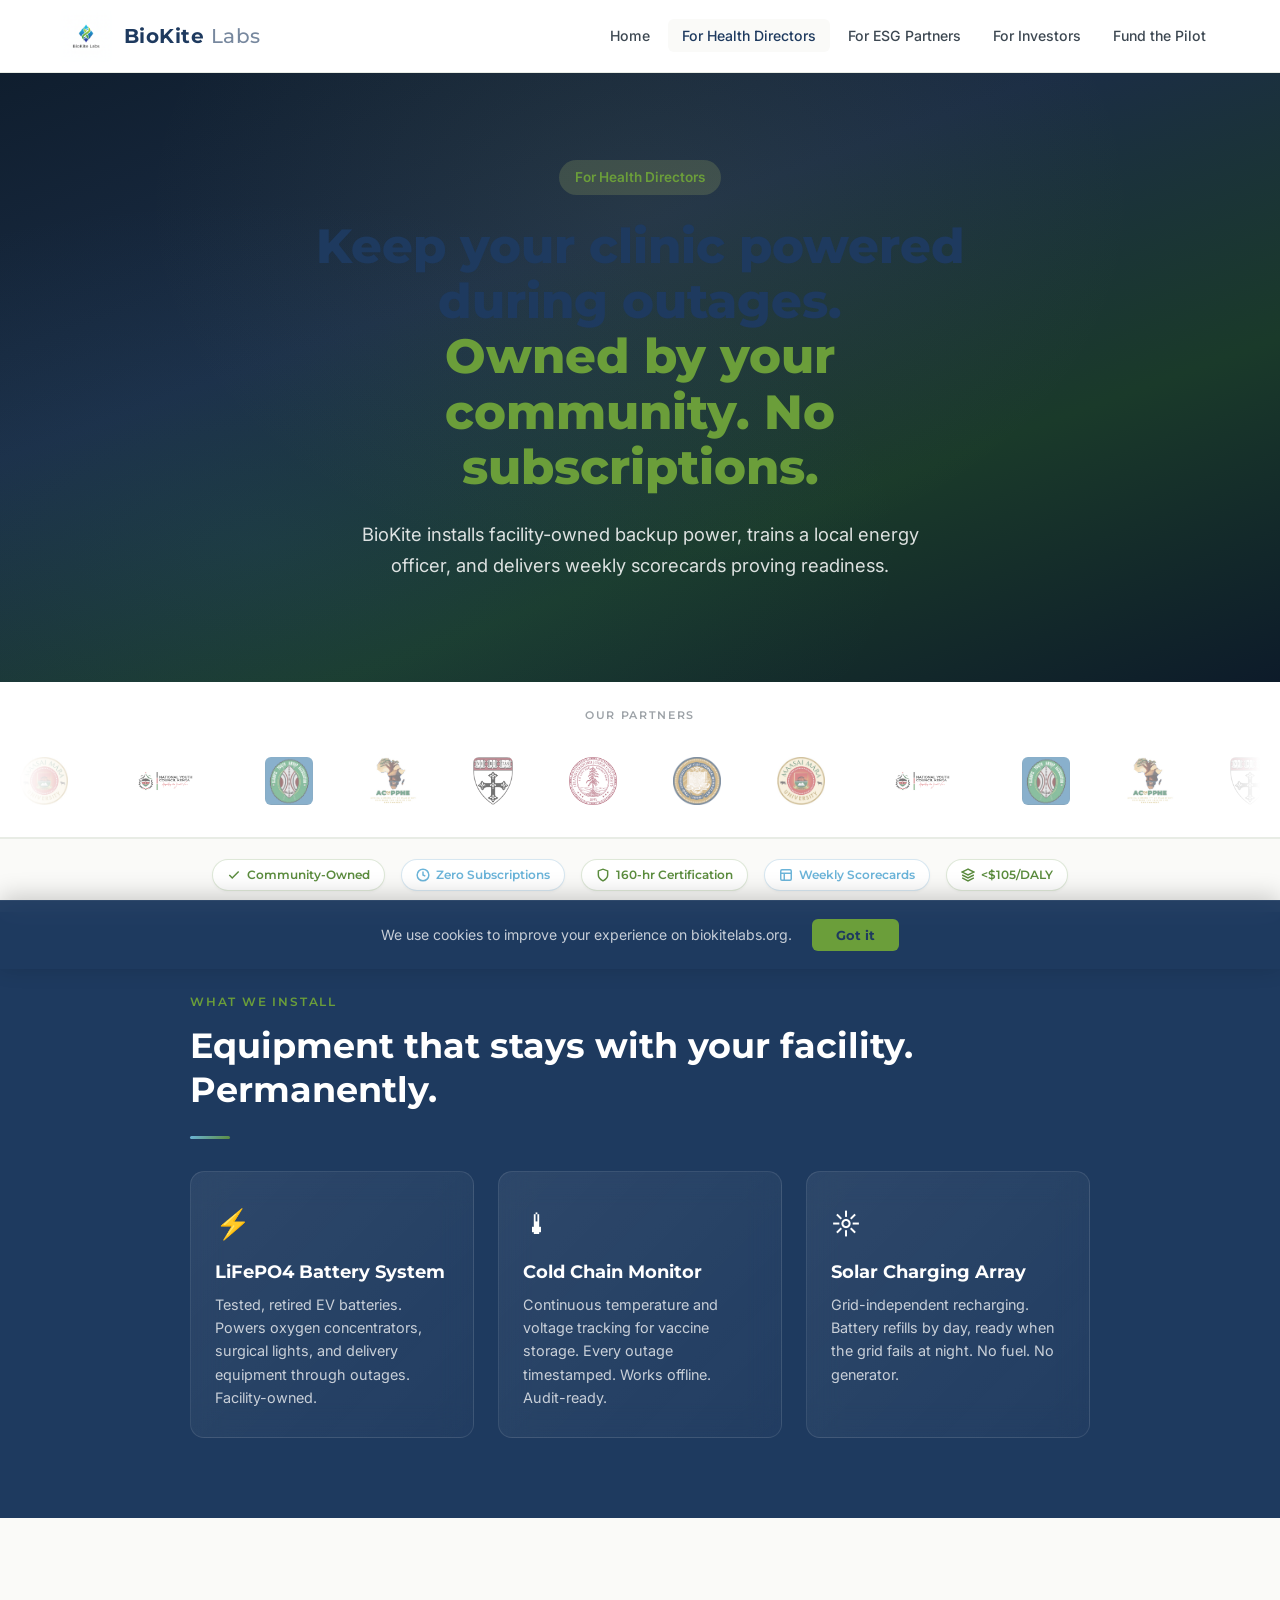
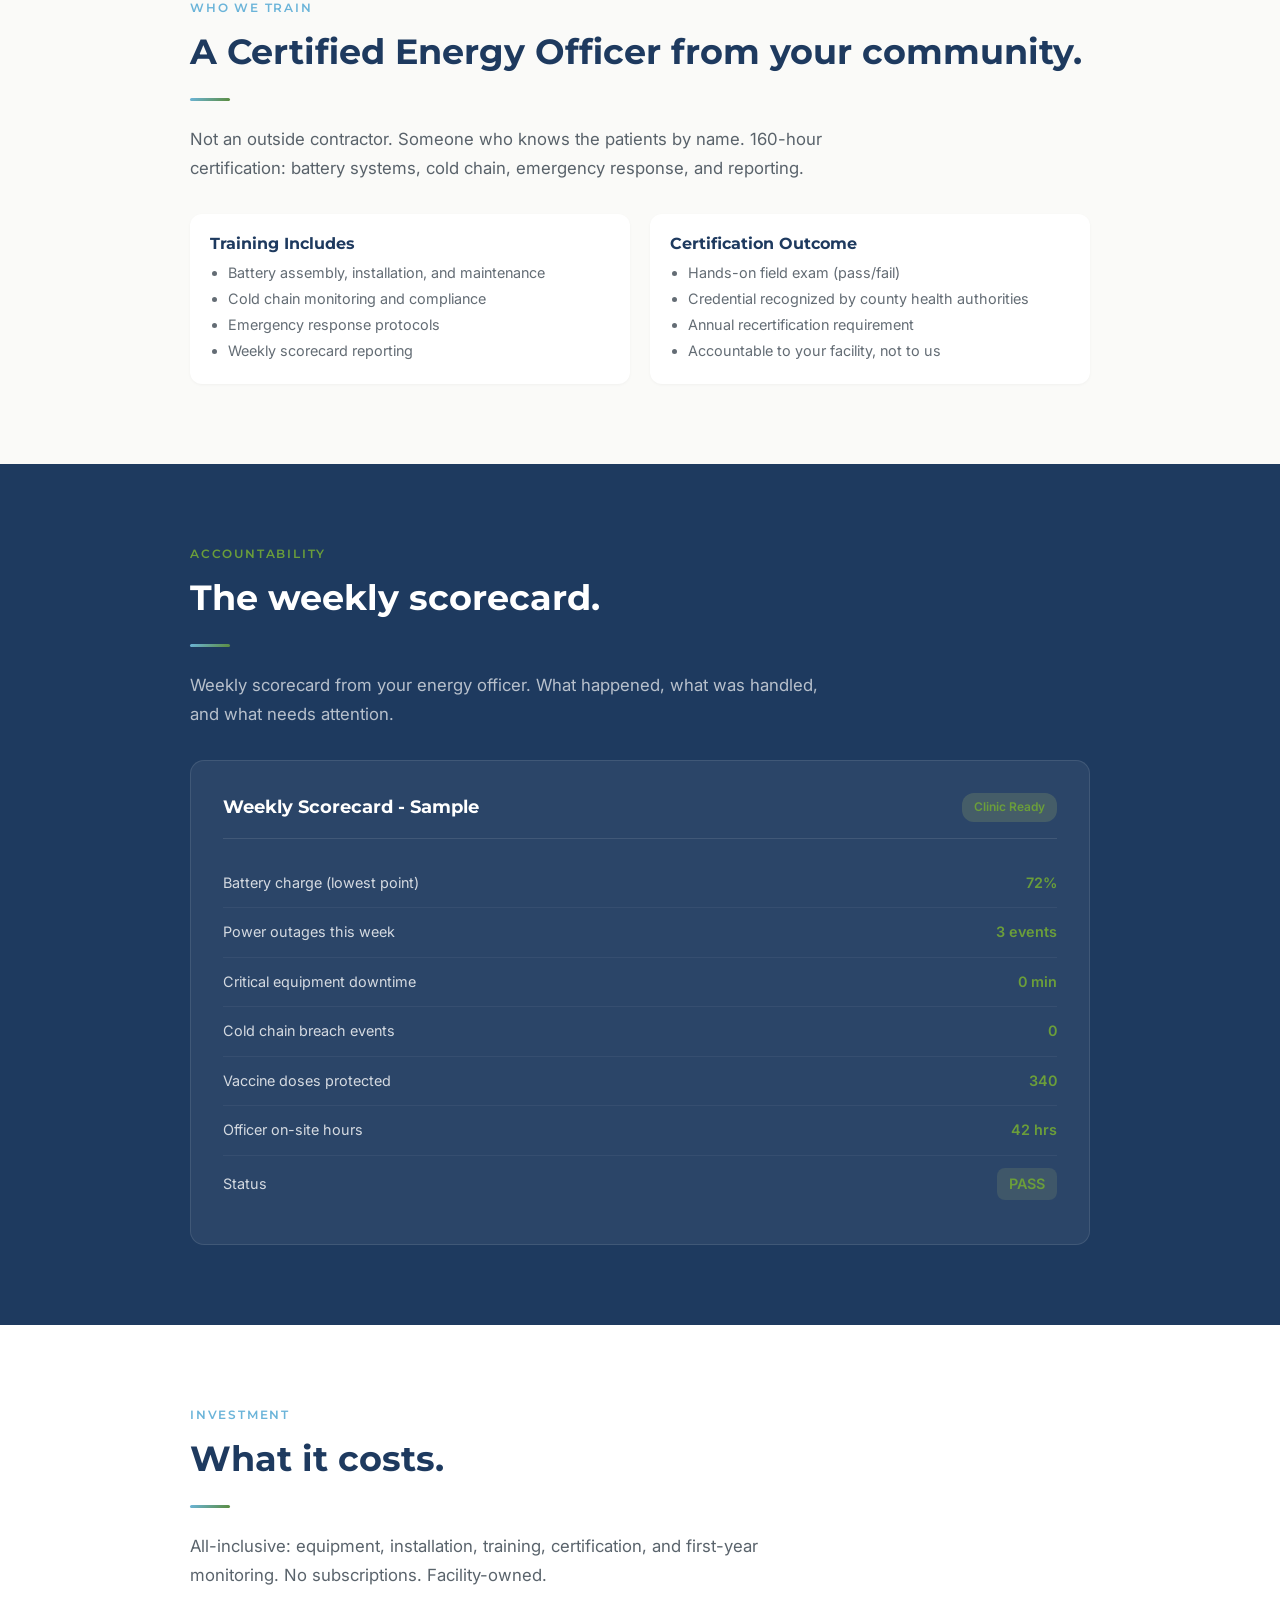
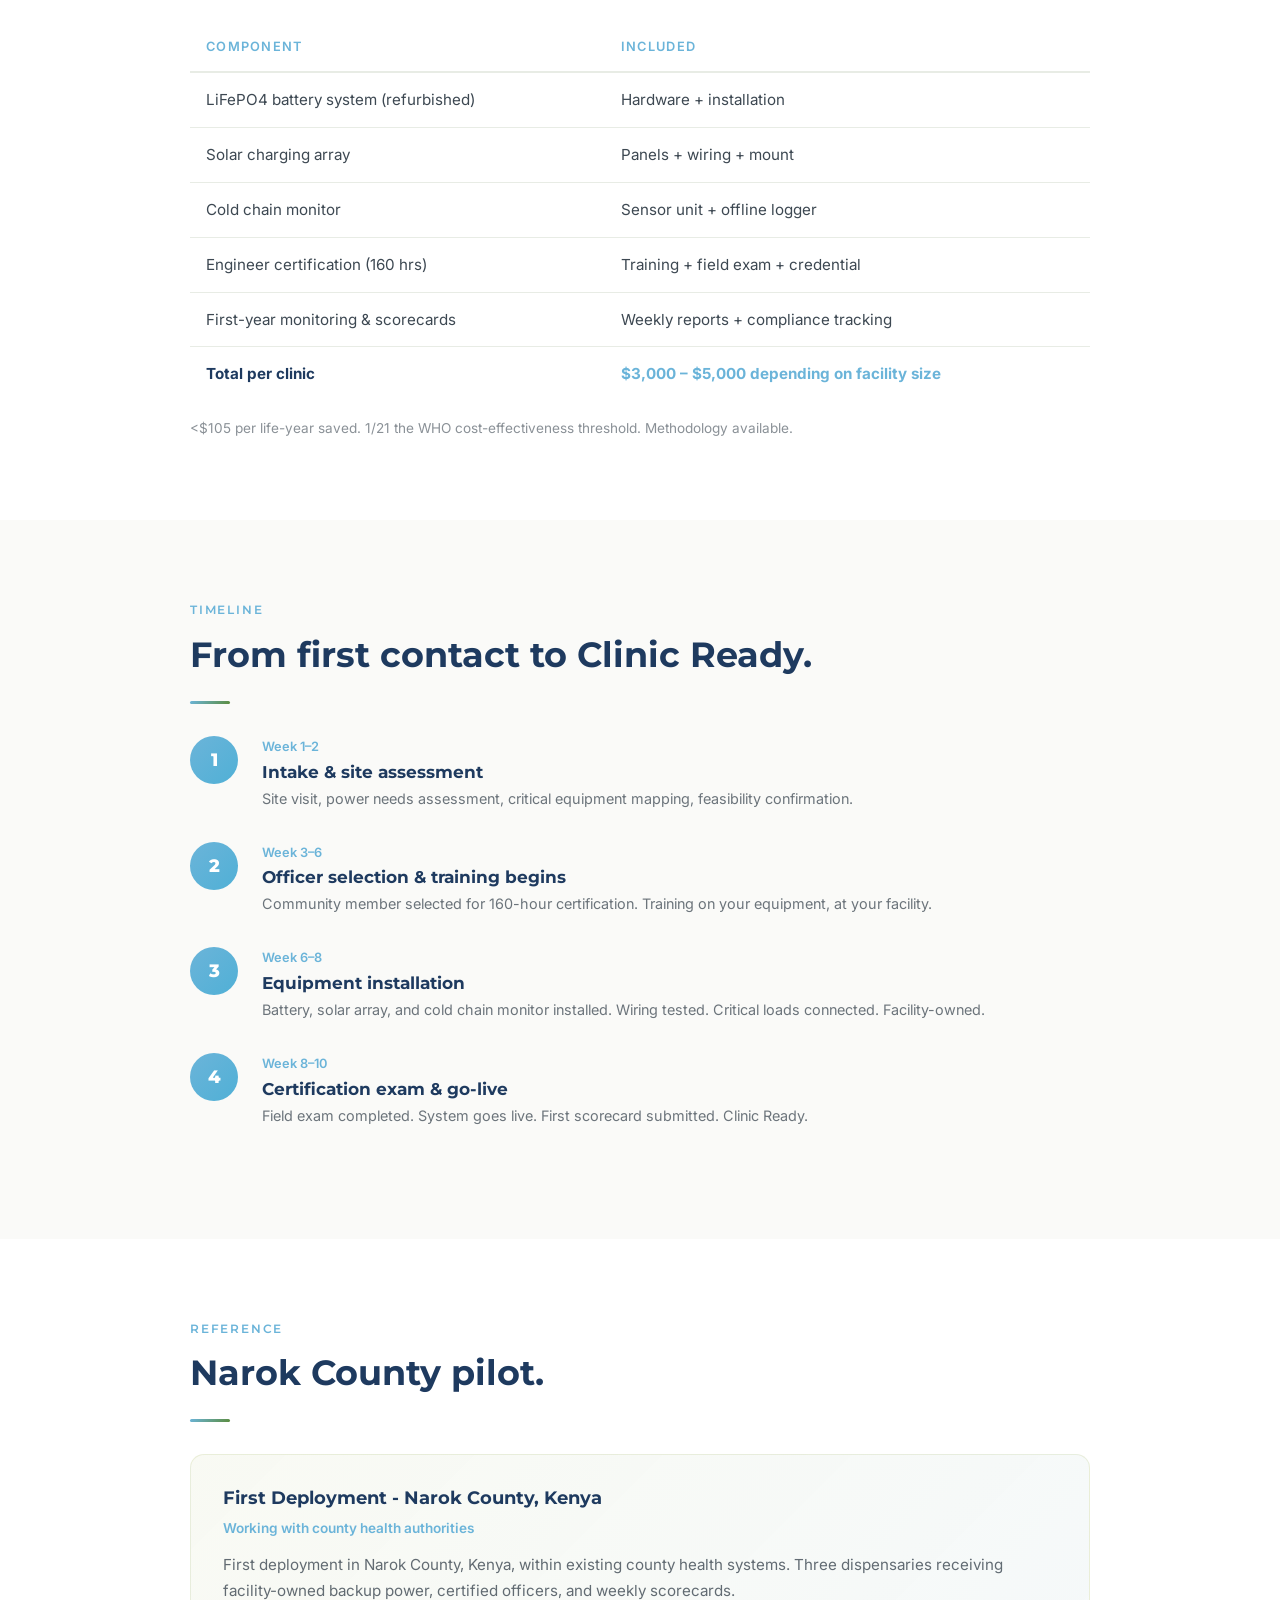
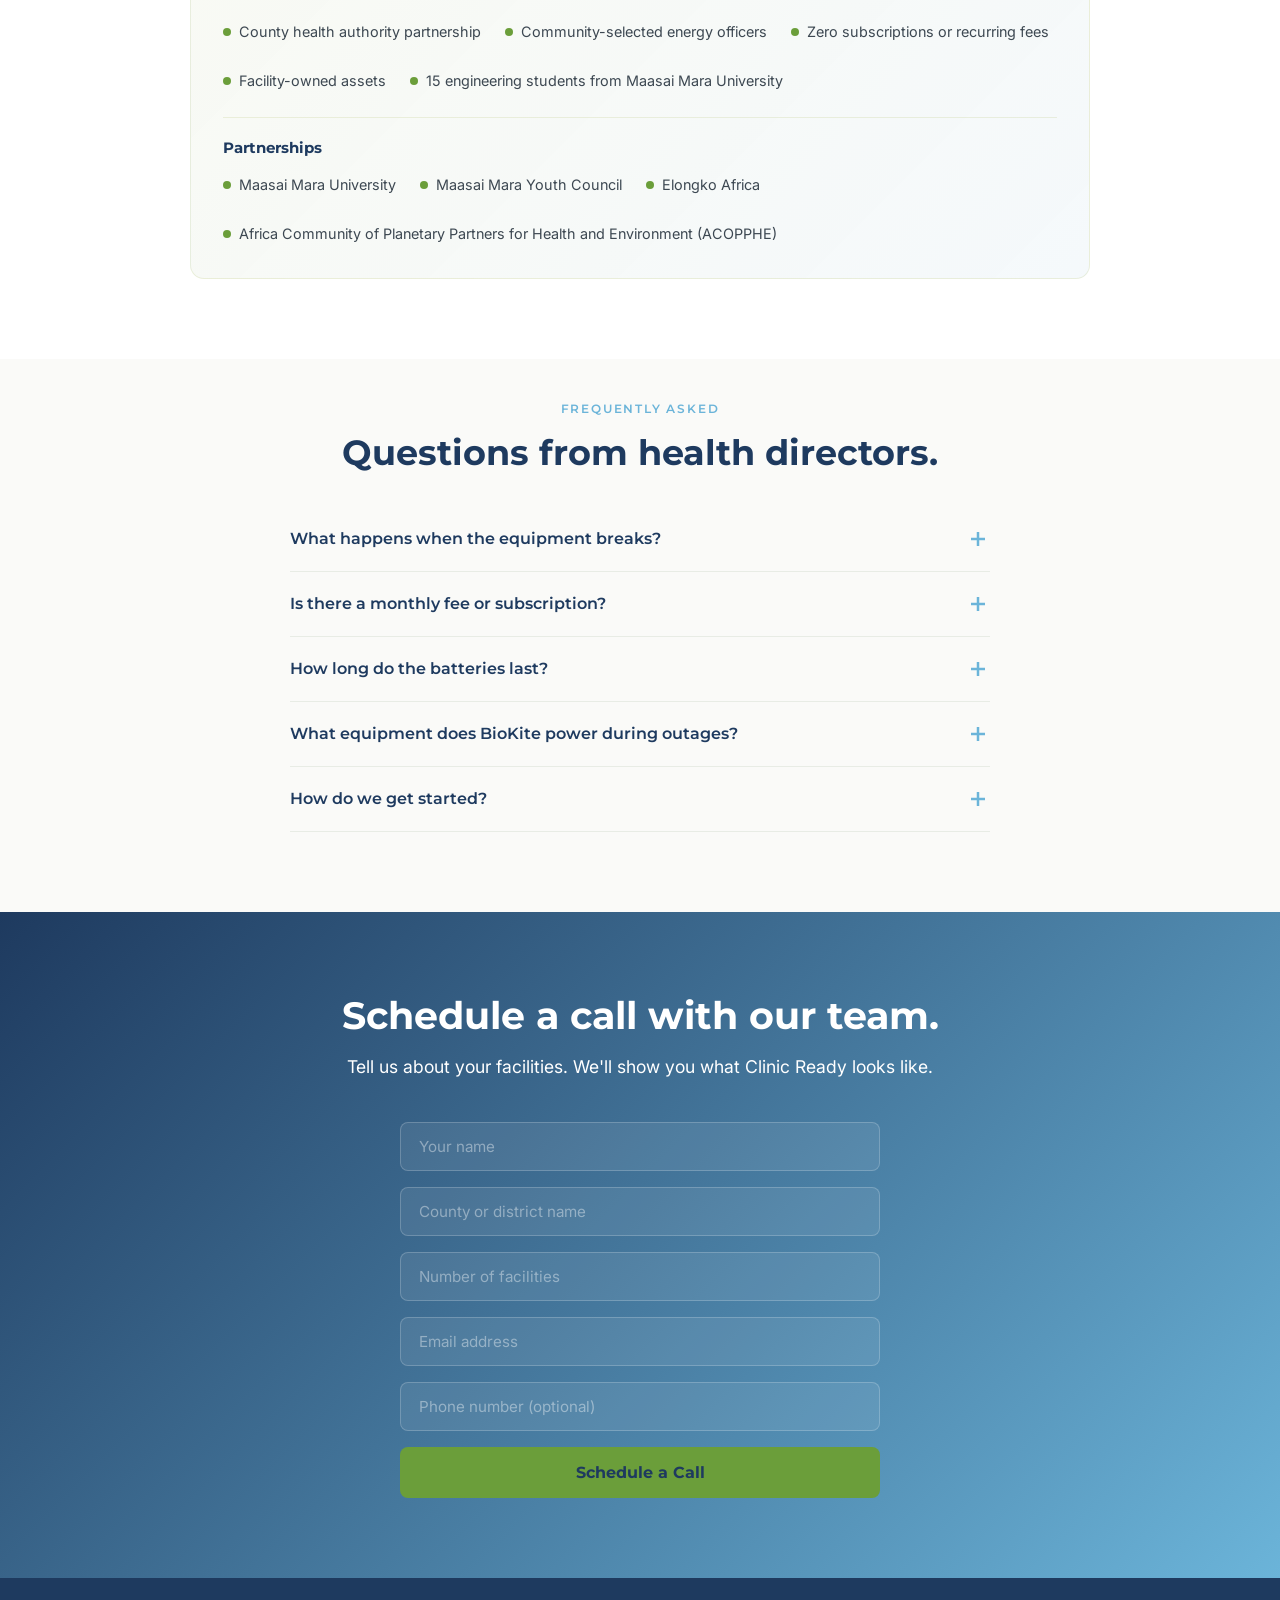
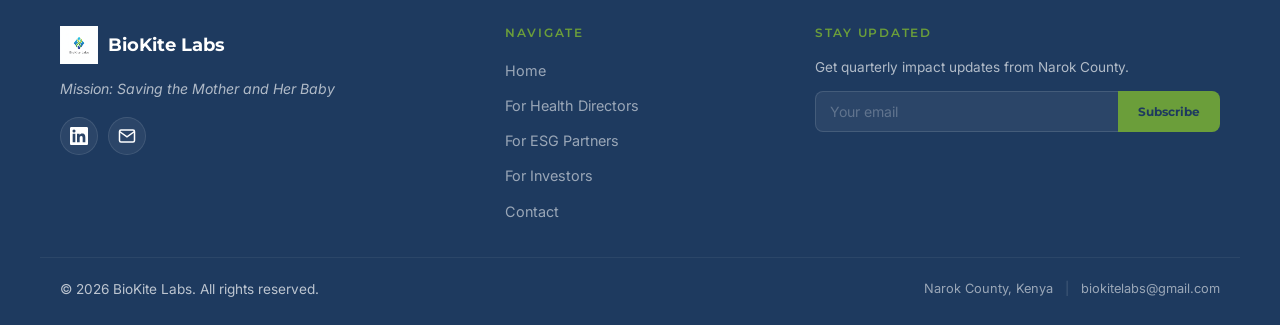
<file: partners.html>
<!DOCTYPE html>
<html lang="en">
<head>
    <meta charset="UTF-8">
    <meta name="viewport" content="width=device-width, initial-scale=1.0">
    <title>BioKite Labs | For Health Directors</title>
    <meta name="description" content="Keep your clinic powered during outages. Owned by your community. No subscriptions. Learn what BioKite installs, who we train, and how to get started.">
    <link rel="icon" type="image/png" href="logo.png">
    <link rel="canonical" href="https://biokitelabs.org/partners.html">
    <meta property="og:title" content="BioKite Labs | For Health Directors">
    <meta property="og:description" content="Keep your clinic powered during outages. Community-owned backup power. No subscriptions. 160-hour certified local engineer.">
    <meta property="og:image" content="https://biokitelabs.org/olosho-clinic.jpg">
    <meta property="og:url" content="https://biokitelabs.org/partners.html">
    <meta property="og:type" content="website">
    <meta property="og:site_name" content="BioKite Labs">
    <meta name="twitter:card" content="summary_large_image">
    <meta name="twitter:title" content="BioKite Labs | For Health Directors">
    <meta name="twitter:description" content="Keep your clinic powered during outages. Community-owned backup power. No subscriptions. 160-hour certified local engineer.">
    <meta name="twitter:image" content="https://biokitelabs.org/olosho-clinic.jpg">
    <link rel="preconnect" href="https://fonts.googleapis.com">
    <link rel="preconnect" href="https://fonts.gstatic.com" crossorigin>
    <link href="https://fonts.googleapis.com/css2?family=Montserrat:wght@500;600;700;800&family=Inter:wght@400;500;600&family=Lora:ital,wght@0,400;0,500;0,600;1,400&family=Cormorant+Garamond:ital,wght@0,600;0,700;1,400&display=swap" rel="stylesheet">
    <link rel="stylesheet" href="styles.css">
    <style>
        :root { --biokite-blue: #6BB4D9; }

        /* ─── HERO ─── */
        .page-hero {
            padding: 160px 20px 100px;
            background: linear-gradient(160deg, #0d1b2a 0%, #1b2d45 40%, #1a3a2a 70%, #0d1b2a 100%);
            text-align: center; color: var(--white); position: relative; overflow: hidden;
        }
        .page-hero::before { content: ''; position: absolute; inset: 0; background: radial-gradient(ellipse at 50% 30%, rgba(175,190,106,0.08) 0%, transparent 55%), radial-gradient(ellipse at 20% 80%, rgba(55,134,183,0.1) 0%, transparent 45%); pointer-events: none; }
        .page-hero .tag { display: inline-block; padding: 6px 16px; background: rgba(175,190,106,0.2); color: var(--lime-green); font-size: 0.85rem; font-weight: 600; border-radius: 20px; margin-bottom: 24px; }
        .page-hero h1 { font-size: clamp(2rem, 5vw, 3rem); font-weight: 800; max-width: 700px; margin: 0 auto 1.5rem; line-height: 1.15; }
        .page-hero p { font-size: 1.15rem; color: rgba(255,255,255,0.85); max-width: 560px; margin: 0 auto; line-height: 1.7; }

        /* ─── SECTIONS ─── */
        .section { padding: 80px 20px; }
        .section-dark { background: var(--deep-navy); color: var(--white); }
        .section-light { background: var(--off-white); }
        .section-white { background: var(--white); }
        .section-inner { max-width: 900px; margin: 0 auto; }
        .section-label { font-family: 'Montserrat', sans-serif; font-size: 0.75rem; text-transform: uppercase; letter-spacing: 0.15em; font-weight: 600; color: var(--biokite-blue); margin-bottom: 12px; }
        .section-dark .section-label { color: var(--lime-green); }
        .section h2 { font-size: clamp(1.6rem, 3.5vw, 2.2rem); margin-bottom: 16px; }
        .section-dark h2 { color: var(--white); }
        .section p.lead { font-size: 1.05rem; opacity: 0.85; line-height: 1.7; max-width: 640px; margin-bottom: 2rem; }
        .brand-bar { width: 40px; height: 3px; background: linear-gradient(135deg, var(--biokite-blue), var(--kite-green)); margin: 1.5rem 0; border-radius: 2px; }

        /* ─── EQUIPMENT GRID ─── */
        .equip-grid { display: grid; grid-template-columns: repeat(3, 1fr); gap: 24px; margin-top: 2rem; }
        .equip-card { background: linear-gradient(135deg, rgba(255,255,255,0.07) 0%, rgba(255,255,255,0.02) 100%); border: 1px solid rgba(255,255,255,0.1); border-radius: 14px; padding: 28px 24px; backdrop-filter: blur(16px); }
        .equip-card h3 { font-size: 1.1rem; color: var(--white); margin-bottom: 10px; }
        .equip-card p { font-size: 0.9rem; color: rgba(255,255,255,0.75); line-height: 1.6; }
        .equip-icon { font-size: 1.8rem; margin-bottom: 12px; }

        /* ─── SCORECARD ─── */
        .scorecard { background: rgba(255,255,255,0.06); border: 1px solid rgba(255,255,255,0.1); border-radius: 14px; padding: 32px; margin-top: 2rem; }
        .scorecard-header { display: flex; justify-content: space-between; align-items: center; margin-bottom: 20px; padding-bottom: 16px; border-bottom: 1px solid rgba(255,255,255,0.1); }
        .scorecard-header h3 { font-size: 1.1rem; color: var(--white); }
        .scorecard-header .badge { font-size: 0.75rem; background: rgba(175,190,106,0.2); color: var(--lime-green); padding: 4px 12px; border-radius: 12px; font-weight: 600; }
        .scorecard-row { display: flex; justify-content: space-between; align-items: center; padding: 12px 0; border-bottom: 1px solid rgba(255,255,255,0.05); font-size: 0.9rem; }
        .scorecard-row:last-child { border-bottom: none; }
        .scorecard-row .metric { color: rgba(255,255,255,0.8); }
        .scorecard-row .value { font-weight: 600; color: var(--lime-green); }

        /* ─── TIMELINE ─── */
        .timeline { margin-top: 2rem; }
        .timeline-step { display: flex; gap: 24px; margin-bottom: 2rem; align-items: flex-start; }
        .timeline-num { width: 48px; height: 48px; border-radius: 50%; background: linear-gradient(135deg, var(--biokite-blue), var(--sky-blue)); display: flex; align-items: center; justify-content: center; font-family: 'Montserrat', sans-serif; font-weight: 800; font-size: 1.1rem; color: var(--white); flex-shrink: 0; }
        .timeline-content h3 { font-size: 1.05rem; margin-bottom: 4px; }
        .timeline-content p { font-size: 0.9rem; opacity: 0.75; line-height: 1.6; }
        .timeline-content .duration { font-size: 0.8rem; color: var(--biokite-blue); font-weight: 600; margin-bottom: 4px; }

        /* ─── COST TABLE ─── */
        .cost-table { width: 100%; border-collapse: collapse; margin-top: 2rem; }
        .cost-table th { text-align: left; padding: 14px 16px; font-weight: 600; font-size: 0.8rem; text-transform: uppercase; letter-spacing: 0.1em; color: var(--biokite-blue); border-bottom: 2px solid var(--light-gray); }
        .cost-table td { padding: 14px 16px; font-size: 0.95rem; border-bottom: 1px solid var(--light-gray); }
        .cost-table tr:last-child td { border-bottom: none; font-weight: 700; color: var(--deep-navy); }

        /* ─── REFERENCE ─── */
        .reference-card { background: linear-gradient(135deg, rgba(175,190,106,0.08), rgba(55,134,183,0.05)); border: 1px solid rgba(175,190,106,0.2); border-radius: 14px; padding: 32px; margin-top: 2rem; }
        .reference-card h3 { font-size: 1.1rem; margin-bottom: 8px; }
        .reference-card .location { font-size: 0.85rem; color: var(--biokite-blue); font-weight: 600; margin-bottom: 12px; }
        .reference-facts { display: flex; gap: 24px; flex-wrap: wrap; margin-top: 16px; }
        .reference-fact { font-size: 0.9rem; display: flex; align-items: center; gap: 8px; }
        .reference-fact .dot { width: 8px; height: 8px; border-radius: 50%; background: var(--lime-green); flex-shrink: 0; }

        /* ─── CTA FORM ─── */
        .cta-section { padding: 80px 20px; background: linear-gradient(135deg, var(--deep-navy) 0%, var(--biokite-blue) 100%); text-align: center; color: var(--white); }
        .cta-section h2 { color: var(--white); font-size: clamp(1.8rem, 4vw, 2.4rem); margin-bottom: 12px; }
        .cta-section p { font-size: 1.1rem; opacity: 0.85; margin-bottom: 2.5rem; }
        .contact-form { max-width: 480px; margin: 0 auto; display: flex; flex-direction: column; gap: 16px; }
        .contact-form input, .contact-form select { padding: 14px 18px; border: 1px solid rgba(255,255,255,0.2); background: rgba(255,255,255,0.08); color: var(--white); font-family: 'Inter', sans-serif; font-size: 0.95rem; border-radius: 8px; outline: none; transition: border-color 0.2s; }
        .contact-form input::placeholder { color: rgba(255,255,255,0.4); }
        .contact-form input:focus, .contact-form select:focus { border-color: var(--lime-green); }
        .contact-form select { appearance: none; cursor: pointer; }
        .contact-form select option { background: var(--deep-navy); color: var(--white); }
        .contact-form button { padding: 16px 32px; background: var(--lime-green); color: var(--deep-navy); font-family: 'Montserrat', sans-serif; font-size: 1rem; font-weight: 700; border: none; border-radius: 8px; cursor: pointer; transition: all 0.3s; }
        .contact-form button:hover { background: #c5d47a; transform: translateY(-2px); }

        /* ─── RESPONSIVE ─── */
        @media (max-width: 768px) {
            .equip-grid { grid-template-columns: 1fr; }
            .reference-facts { flex-direction: column; }
        }
    </style>
    <script type="application/ld+json">
    {
      "@context": "https://schema.org",
      "@type": "FAQPage",
      "mainEntity": [
        {
          "@type": "Question",
          "name": "What happens when the equipment breaks?",
          "acceptedAnswer": {
            "@type": "Answer",
            "text": "Your Certified Energy Officer is trained to handle maintenance and repairs on site. They complete a 160-hour certification covering battery systems, cold chain monitoring, and emergency protocols. Annual recertification ensures skills stay current. The equipment is yours; the expertise stays in your community."
          }
        },
        {
          "@type": "Question",
          "name": "Is there a monthly fee or subscription?",
          "acceptedAnswer": {
            "@type": "Answer",
            "text": "No. BioKite is a one-time investment. The equipment is facility-owned from day one. There are no subscriptions, no recurring fees, and no external dependencies. Your facility controls its own power."
          }
        },
        {
          "@type": "Question",
          "name": "How long do the batteries last?",
          "acceptedAnswer": {
            "@type": "Answer",
            "text": "LiFePO4 batteries have a second-life lifespan of 5-7 years in clinic use. Cold chain monitors and solar arrays last longer. All equipment comes with documentation for your Certified Energy Officer to maintain."
          }
        },
        {
          "@type": "Question",
          "name": "What equipment does BioKite power during outages?",
          "acceptedAnswer": {
            "@type": "Answer",
            "text": "Oxygen concentrators, vaccine refrigerators, surgical lights, suction machines, and sterilizers. The system is sized to your facility's critical loads. Nothing non-essential drains the backup power."
          }
        },
        {
          "@type": "Question",
          "name": "How do we get started?",
          "acceptedAnswer": {
            "@type": "Answer",
            "text": "Fill out the form below or email biokitelabs@gmail.com. We start with a site assessment to map your power needs and critical equipment. From first contact to Clinic Ready takes approximately 10 weeks."
          }
        }
      ]
    }
    </script>
</head>
<body>
    <a href="#main-content" class="skip-link">Skip to main content</a>
    <div class="reading-progress" id="readingProgress"></div>

    <!-- NAV -->
    <nav>
        <div class="nav-inner">
            <a href="index.html" class="nav-logo">
                <img src="logo.png" alt="BioKite Labs">
                <div class="nav-logo-text">BioKite <span class="labs">Labs</span></div>
            </a>
            <ul class="nav-links" id="navLinks">
                <li><a href="index.html">Home</a></li>
                <li><a href="partners.html" class="active">For Health Directors</a></li>
                <li><a href="esg.html">For ESG Partners</a></li>
                <li><a href="invest.html">For Investors</a></li>
                <li><a href="fund.html">Fund the Pilot</a></li>
            </ul>
            <button class="hamburger" id="hamburger" aria-label="Menu" aria-expanded="false">
                <span></span><span></span><span></span>
            </button>
        </div>
    </nav>

    <!-- HERO -->
    <section class="page-hero" id="main-content">
        <div class="tag reveal">For Health Directors</div>
        <h1 class="reveal reveal-delay-1">Keep your clinic powered during outages.<br><span style="color: var(--lime-green);">Owned by your community. No subscriptions.</span></h1>
        <p class="reveal reveal-delay-2">BioKite installs facility-owned backup power, trains a local energy officer, and delivers weekly scorecards proving readiness.</p>
    </section>

    <!-- PARTNER LOGO MARQUEE -->
    <div style="background: var(--white); padding: 0 20px; text-align: center; border-bottom: 1px solid var(--light-gray);">
        <p style="font-family: 'Montserrat', sans-serif; font-size: 0.7rem; text-transform: uppercase; letter-spacing: 0.15em; font-weight: 600; color: var(--charcoal); opacity: 0.5; padding-top: 1.5rem; margin-bottom: 0;">Our Partners</p>
        <div class="logo-marquee">
            <div class="logo-marquee-track">
                <img src="mmu.jpeg" alt="Maasai Mara University" loading="lazy">
                <img src="mmyc.png" alt="Maasai Mara Youth Council" loading="lazy">
                <img src="eai.jpeg" alt="Elongko Africa" loading="lazy">
                <img src="acophe.jpeg" alt="ACOPPHE" loading="lazy">
                <img src="hsph.png" alt="Harvard T.H. Chan School of Public Health" loading="lazy">
                <img src="stanford.png" alt="Stanford University" loading="lazy">
                <img src="ucberkeley.png" alt="UC Berkeley" loading="lazy">
            </div>
        </div>
    </div>

    <!-- TRUST BADGES -->
    <div class="trust-badges">
        <div class="trust-badges-inner">
            <div class="trust-badge green"><svg viewBox="0 0 24 24" fill="none" stroke="currentColor" stroke-width="2.5"><polyline points="20 6 9 17 4 12"/></svg> Community-Owned</div>
            <div class="trust-badge blue"><svg viewBox="0 0 24 24" fill="none" stroke="currentColor" stroke-width="2.5"><circle cx="12" cy="12" r="10"/><polyline points="12 6 12 12 16 14"/></svg> Zero Subscriptions</div>
            <div class="trust-badge green"><svg viewBox="0 0 24 24" fill="none" stroke="currentColor" stroke-width="2.5"><path d="M12 22s8-4 8-10V5l-8-3-8 3v7c0 6 8 10 8 10z"/></svg> 160-hr Certification</div>
            <div class="trust-badge blue"><svg viewBox="0 0 24 24" fill="none" stroke="currentColor" stroke-width="2.5"><rect x="3" y="3" width="18" height="18" rx="2"/><line x1="3" y1="9" x2="21" y2="9"/><line x1="9" y1="21" x2="9" y2="9"/></svg> Weekly Scorecards</div>
            <div class="trust-badge green"><svg viewBox="0 0 24 24" fill="none" stroke="currentColor" stroke-width="2.5"><path d="M12 2L2 7l10 5 10-5-10-5zM2 17l10 5 10-5M2 12l10 5 10-5"/></svg> &lt;$105/DALY</div>
        </div>
    </div>

    <!-- WHAT WE INSTALL -->
    <section class="section section-dark">
        <div class="section-inner">
            <div class="section-label reveal">What We Install</div>
            <h2 class="reveal reveal-delay-1">Equipment that stays with your facility. Permanently.</h2>
            <div class="brand-bar reveal"></div>
            <div class="equip-grid reveal reveal-delay-2">
                <div class="equip-card">
                    <div class="equip-icon">&#9889;</div>
                    <h3>LiFePO4 Battery System</h3>
                    <p>Tested, retired EV batteries. Powers oxygen concentrators, surgical lights, and delivery equipment through outages. Facility-owned.</p>
                </div>
                <div class="equip-card">
                    <div class="equip-icon">&#127777;</div>
                    <h3>Cold Chain Monitor</h3>
                    <p>Continuous temperature and voltage tracking for vaccine storage. Every outage timestamped. Works offline. Audit-ready.</p>
                </div>
                <div class="equip-card">
                    <div class="equip-icon">&#9788;</div>
                    <h3>Solar Charging Array</h3>
                    <p>Grid-independent recharging. Battery refills by day, ready when the grid fails at night. No fuel. No generator.</p>
                </div>
            </div>
        </div>
    </section>

    <!-- WHO WE TRAIN -->
    <section class="section section-light">
        <div class="section-inner">
            <div class="section-label reveal">Who We Train</div>
            <h2 class="reveal reveal-delay-1">A Certified Energy Officer from your community.</h2>
            <div class="brand-bar reveal"></div>
            <p class="lead reveal reveal-delay-2">Not an outside contractor. Someone who knows the patients by name. 160-hour certification: battery systems, cold chain, emergency response, and reporting.</p>
            <div class="reveal reveal-delay-2" style="display: grid; grid-template-columns: 1fr 1fr; gap: 20px; margin-top: 1.5rem;">
                <div style="padding: 20px; background: var(--white); border-radius: 12px; box-shadow: var(--shadow-sm);">
                    <h3 style="font-size: 1rem; margin-bottom: 6px;">Training Includes</h3>
                    <ul style="font-size: 0.9rem; color: var(--charcoal); opacity: 0.8; line-height: 1.8; padding-left: 18px;">
                        <li>Battery assembly, installation, and maintenance</li>
                        <li>Cold chain monitoring and compliance</li>
                        <li>Emergency response protocols</li>
                        <li>Weekly scorecard reporting</li>
                    </ul>
                </div>
                <div style="padding: 20px; background: var(--white); border-radius: 12px; box-shadow: var(--shadow-sm);">
                    <h3 style="font-size: 1rem; margin-bottom: 6px;">Certification Outcome</h3>
                    <ul style="font-size: 0.9rem; color: var(--charcoal); opacity: 0.8; line-height: 1.8; padding-left: 18px;">
                        <li>Hands-on field exam (pass/fail)</li>
                        <li>Credential recognized by county health authorities</li>
                        <li>Annual recertification requirement</li>
                        <li>Accountable to your facility, not to us</li>
                    </ul>
                </div>
            </div>
        </div>
    </section>

    <!-- WEEKLY SCORECARD -->
    <section class="section section-dark">
        <div class="section-inner">
            <div class="section-label reveal">Accountability</div>
            <h2 class="reveal reveal-delay-1">The weekly scorecard.</h2>
            <div class="brand-bar reveal"></div>
            <p class="lead reveal reveal-delay-2" style="color: rgba(255,255,255,0.8);">Weekly scorecard from your energy officer. What happened, what was handled, and what needs attention.</p>
            <div class="scorecard reveal reveal-delay-3">
                <div class="scorecard-header">
                    <h3>Weekly Scorecard - Sample</h3>
                    <span class="badge">Clinic Ready</span>
                </div>
                <div class="scorecard-row"><span class="metric">Battery charge (lowest point)</span><span class="value">72%</span></div>
                <div class="scorecard-row"><span class="metric">Power outages this week</span><span class="value">3 events</span></div>
                <div class="scorecard-row"><span class="metric">Critical equipment downtime</span><span class="value">0 min</span></div>
                <div class="scorecard-row"><span class="metric">Cold chain breach events</span><span class="value">0</span></div>
                <div class="scorecard-row"><span class="metric">Vaccine doses protected</span><span class="value">340</span></div>
                <div class="scorecard-row"><span class="metric">Officer on-site hours</span><span class="value">42 hrs</span></div>
                <div class="scorecard-row"><span class="metric">Status</span><span class="value" style="background: rgba(175,190,106,0.15); padding: 4px 12px; border-radius: 8px;">PASS</span></div>
            </div>
        </div>
    </section>

    <!-- COST -->
    <section class="section section-white">
        <div class="section-inner">
            <div class="section-label reveal">Investment</div>
            <h2 class="reveal reveal-delay-1">What it costs.</h2>
            <div class="brand-bar reveal"></div>
            <p class="lead reveal reveal-delay-2">All-inclusive: equipment, installation, training, certification, and first-year monitoring. No subscriptions. Facility-owned.</p>
            <table class="cost-table reveal reveal-delay-3">
                <thead>
                    <tr>
                        <th>Component</th>
                        <th>Included</th>
                    </tr>
                </thead>
                <tbody>
                    <tr><td>LiFePO4 battery system (refurbished)</td><td>Hardware + installation</td></tr>
                    <tr><td>Solar charging array</td><td>Panels + wiring + mount</td></tr>
                    <tr><td>Cold chain monitor</td><td>Sensor unit + offline logger</td></tr>
                    <tr><td>Engineer certification (160 hrs)</td><td>Training + field exam + credential</td></tr>
                    <tr><td>First-year monitoring &amp; scorecards</td><td>Weekly reports + compliance tracking</td></tr>
                    <tr>
                        <td>Total per clinic</td>
                        <td style="color: var(--biokite-blue);">$3,000 &ndash; $5,000 depending on facility size</td>
                    </tr>
                </tbody>
            </table>
            <p class="reveal" style="font-size: 0.85rem; color: var(--charcoal); opacity: 0.6; margin-top: 1rem;">&lt;$105 per life-year saved. 1/21 the WHO cost-effectiveness threshold. Methodology available.</p>
        </div>
    </section>

    <!-- TIMELINE -->
    <section class="section section-light">
        <div class="section-inner">
            <div class="section-label reveal">Timeline</div>
            <h2 class="reveal reveal-delay-1">From first contact to Clinic Ready.</h2>
            <div class="brand-bar reveal"></div>
            <div class="timeline reveal reveal-delay-2">
                <div class="timeline-step">
                    <div class="timeline-num">1</div>
                    <div class="timeline-content">
                        <div class="duration">Week 1&ndash;2</div>
                        <h3>Intake &amp; site assessment</h3>
                        <p>Site visit, power needs assessment, critical equipment mapping, feasibility confirmation.</p>
                    </div>
                </div>
                <div class="timeline-step">
                    <div class="timeline-num">2</div>
                    <div class="timeline-content">
                        <div class="duration">Week 3&ndash;6</div>
                        <h3>Officer selection &amp; training begins</h3>
                        <p>Community member selected for 160-hour certification. Training on your equipment, at your facility.</p>
                    </div>
                </div>
                <div class="timeline-step">
                    <div class="timeline-num">3</div>
                    <div class="timeline-content">
                        <div class="duration">Week 6&ndash;8</div>
                        <h3>Equipment installation</h3>
                        <p>Battery, solar array, and cold chain monitor installed. Wiring tested. Critical loads connected. Facility-owned.</p>
                    </div>
                </div>
                <div class="timeline-step">
                    <div class="timeline-num">4</div>
                    <div class="timeline-content">
                        <div class="duration">Week 8&ndash;10</div>
                        <h3>Certification exam &amp; go-live</h3>
                        <p>Field exam completed. System goes live. First scorecard submitted. Clinic Ready.</p>
                    </div>
                </div>
            </div>
        </div>
    </section>

    <!-- REFERENCE: NAROK COUNTY -->
    <section class="section section-white">
        <div class="section-inner">
            <div class="section-label reveal">Reference</div>
            <h2 class="reveal reveal-delay-1">Narok County pilot.</h2>
            <div class="brand-bar reveal"></div>
            <div class="reference-card reveal reveal-delay-2">
                <h3>First Deployment - Narok County, Kenya</h3>
                <div class="location">Working with county health authorities</div>
                <p style="font-size: 0.95rem; opacity: 0.8; line-height: 1.7;">First deployment in Narok County, Kenya, within existing county health systems. Three dispensaries receiving facility-owned backup power, certified officers, and weekly scorecards.</p>
                <div class="reference-facts">
                    <div class="reference-fact"><span class="dot"></span> County health authority partnership</div>
                    <div class="reference-fact"><span class="dot"></span> Community-selected energy officers</div>
                    <div class="reference-fact"><span class="dot"></span> Zero subscriptions or recurring fees</div>
                    <div class="reference-fact"><span class="dot"></span> Facility-owned assets</div>
                    <div class="reference-fact"><span class="dot"></span> 15 engineering students from Maasai Mara University</div>
                </div>
                <div style="margin-top: 24px; padding-top: 20px; border-top: 1px solid rgba(175,190,106,0.2);">
                    <h4 style="font-size: 0.95rem; font-weight: 700; color: var(--deep-navy); margin-bottom: 12px;">Partnerships</h4>
                    <div class="reference-facts">
                        <div class="reference-fact"><span class="dot"></span> Maasai Mara University</div>
                        <div class="reference-fact"><span class="dot"></span> Maasai Mara Youth Council</div>
                        <div class="reference-fact"><span class="dot"></span> Elongko Africa</div>
                        <div class="reference-fact"><span class="dot"></span> Africa Community of Planetary Partners for Health and Environment (ACOPPHE)</div>
                    </div>
                </div>
            </div>
        </div>
    </section>

    <!-- FAQ -->
    <section class="faq-section section-light" style="padding-top: 40px;">
        <div class="faq-inner">
            <div class="section-label reveal" style="text-align: center;">Frequently Asked</div>
            <h2 class="reveal reveal-delay-1" style="text-align: center; font-size: clamp(1.6rem, 3.5vw, 2.2rem); margin-bottom: 2rem;">Questions from health directors.</h2>
            <div class="faq-item">
                <button class="faq-question">What happens when the equipment breaks?<svg class="faq-icon" viewBox="0 0 24 24" fill="none" stroke="currentColor" stroke-width="2.5"><line x1="12" y1="5" x2="12" y2="19"/><line x1="5" y1="12" x2="19" y2="12"/></svg></button>
                <div class="faq-answer">Your Certified Energy Officer is trained to handle maintenance and repairs on site. They complete a 160-hour certification covering battery systems, cold chain monitoring, and emergency protocols. Annual recertification ensures skills stay current. The equipment is yours; the expertise stays in your community.</div>
            </div>
            <div class="faq-item">
                <button class="faq-question">Is there a monthly fee or subscription?<svg class="faq-icon" viewBox="0 0 24 24" fill="none" stroke="currentColor" stroke-width="2.5"><line x1="12" y1="5" x2="12" y2="19"/><line x1="5" y1="12" x2="19" y2="12"/></svg></button>
                <div class="faq-answer">No. BioKite is a one-time investment. The equipment is facility-owned from day one. There are no subscriptions, no recurring fees, and no external dependencies. Your facility controls its own power.</div>
            </div>
            <div class="faq-item">
                <button class="faq-question">How long do the batteries last?<svg class="faq-icon" viewBox="0 0 24 24" fill="none" stroke="currentColor" stroke-width="2.5"><line x1="12" y1="5" x2="12" y2="19"/><line x1="5" y1="12" x2="19" y2="12"/></svg></button>
                <div class="faq-answer">LiFePO4 batteries have a second-life lifespan of 5-7 years in clinic use. Cold chain monitors and solar arrays last longer. All equipment comes with documentation for your Certified Energy Officer to maintain.</div>
            </div>
            <div class="faq-item">
                <button class="faq-question">What equipment does BioKite power during outages?<svg class="faq-icon" viewBox="0 0 24 24" fill="none" stroke="currentColor" stroke-width="2.5"><line x1="12" y1="5" x2="12" y2="19"/><line x1="5" y1="12" x2="19" y2="12"/></svg></button>
                <div class="faq-answer">Oxygen concentrators, vaccine refrigerators, surgical lights, suction machines, and sterilizers. The system is sized to your facility's critical loads. Nothing non-essential drains the backup power.</div>
            </div>
            <div class="faq-item">
                <button class="faq-question">How do we get started?<svg class="faq-icon" viewBox="0 0 24 24" fill="none" stroke="currentColor" stroke-width="2.5"><line x1="12" y1="5" x2="12" y2="19"/><line x1="5" y1="12" x2="19" y2="12"/></svg></button>
                <div class="faq-answer">Fill out the form below or email biokitelabs@gmail.com. We start with a site assessment to map your power needs and critical equipment. From first contact to Clinic Ready takes approximately 10 weeks.</div>
            </div>
        </div>
    </section>

    <!-- CTA -->
    <section class="cta-section">
        <h2 class="reveal">Schedule a call with our team.</h2>
        <p class="reveal reveal-delay-1">Tell us about your facilities. We'll show you what Clinic Ready looks like.</p>
        <form class="contact-form reveal reveal-delay-2" action="https://formspree.io/f/xojodawy" method="POST">
            <label for="hd-name" class="sr-only">Your name</label>
            <input id="hd-name" type="text" name="name" placeholder="Your name" required>
            <label for="hd-county" class="sr-only">County or district name</label>
            <input id="hd-county" type="text" name="county" placeholder="County or district name" required>
            <label for="hd-facilities" class="sr-only">Number of facilities</label>
            <input id="hd-facilities" type="number" name="facilities" placeholder="Number of facilities" min="1" required>
            <label for="hd-email" class="sr-only">Email address</label>
            <input id="hd-email" type="email" name="email" placeholder="Email address" required>
            <label for="hd-phone" class="sr-only">Phone number</label>
            <input id="hd-phone" type="tel" name="phone" placeholder="Phone number (optional)">
            <button type="submit">Schedule a Call</button>
        </form>
    </section>

    <!-- FOOTER -->
    <footer>
        <div class="footer-grid">
            <div class="footer-col">
                <div class="footer-brand"><img src="logo.png" alt="BioKite"><span>BioKite Labs</span></div>
                <p class="footer-tagline">Mission: Saving the Mother and Her Baby</p>
                <div class="footer-social">
                    <a href="https://www.linkedin.com/company/biokitelabs" target="_blank" rel="noopener" aria-label="LinkedIn"><svg width="18" height="18" fill="currentColor" viewBox="0 0 24 24"><path d="M20.447 20.452h-3.554v-5.569c0-1.328-.027-3.037-1.852-3.037-1.853 0-2.136 1.445-2.136 2.939v5.667H9.351V9h3.414v1.561h.046c.477-.9 1.637-1.85 3.37-1.85 3.601 0 4.267 2.37 4.267 5.455v6.286zM5.337 7.433a2.062 2.062 0 01-2.063-2.065 2.064 2.064 0 112.063 2.065zm1.782 13.019H3.555V9h3.564v11.452zM22.225 0H1.771C.792 0 0 .774 0 1.729v20.542C0 23.227.792 24 1.771 24h20.451C23.2 24 24 23.227 24 22.271V1.729C24 .774 23.2 0 22.222 0h.003z"/></svg></a>
                    <a href="mailto:biokitelabs@gmail.com" aria-label="Email"><svg width="18" height="18" fill="none" stroke="currentColor" stroke-width="2" viewBox="0 0 24 24"><rect x="2" y="4" width="20" height="16" rx="2"/><polyline points="22,6 12,13 2,6"/></svg></a>
                </div>
            </div>
            <div class="footer-col">
                <h4 class="footer-heading">Navigate</h4>
                <ul class="footer-nav">
                    <li><a href="index.html">Home</a></li>
                    <li><a href="partners.html">For Health Directors</a></li>
                    <li><a href="esg.html">For ESG Partners</a></li>
                    <li><a href="invest.html">For Investors</a></li>
                    <li><a href="mailto:biokitelabs@gmail.com">Contact</a></li>
                </ul>
            </div>
            <div class="footer-col">
                <h4 class="footer-heading">Stay Updated</h4>
                <p class="footer-newsletter-text">Get quarterly impact updates from Narok County.</p>
                <form class="newsletter-form" action="https://formspree.io/f/xojodawy" method="POST">
                    <input type="hidden" name="_subject" value="Newsletter Signup - Partners Page">
                    <div class="newsletter-input-group">
                        <label for="nl-email-partners" class="sr-only">Email</label>
                        <input id="nl-email-partners" type="email" name="email" placeholder="Your email" required>
                        <button type="submit">Subscribe</button>
                    </div>
                </form>
            </div>
        </div>
        <div class="footer-bottom">
            <div class="footer-copy">&copy; 2026 BioKite Labs. All rights reserved.</div>
            <div class="footer-legal">
                <span>Narok County, Kenya</span>
                <span class="footer-sep">|</span>
                <span>biokitelabs@gmail.com</span>
            </div>
        </div>
    </footer>

    <!-- BACK TO TOP -->
    <button id="backToTopBtn" class="back-to-top" aria-label="Back to top">
        <svg class="progress-ring" viewBox="0 0 40 40"><circle class="progress-ring-bg" cx="20" cy="20" r="18"/><circle class="progress-ring-circle" cx="20" cy="20" r="18"/></svg>
        <svg class="arrow-icon" viewBox="0 0 24 24" fill="none" stroke="currentColor" stroke-width="2.5"><polyline points="18 15 12 9 6 15"/></svg>
    </button>

    <!-- COOKIE CONSENT -->
    <div id="cookieConsent" class="cookie-consent">
        <p>We use cookies to improve your experience on biokitelabs.org.</p>
        <button class="cookie-accept">Got it</button>
    </div>

    <script>
        /* Nav + Reveal */
        const hamburger = document.getElementById('hamburger');
        const navLinks = document.getElementById('navLinks');
        hamburger.addEventListener('click', () => { navLinks.classList.toggle('open'); hamburger.classList.toggle('active'); hamburger.setAttribute('aria-expanded', navLinks.classList.contains('open')); });
        document.addEventListener('keydown', (e) => { if (e.key === 'Escape' && navLinks.classList.contains('open')) { navLinks.classList.remove('open'); hamburger.classList.remove('active'); hamburger.setAttribute('aria-expanded', 'false'); hamburger.focus(); } });
        document.querySelectorAll('#navLinks a').forEach(a => { a.addEventListener('click', () => { navLinks.classList.remove('open'); hamburger.classList.remove('active'); }); });
        const navbar = document.querySelector('nav');
        window.addEventListener('scroll', () => { navbar.classList.toggle('scrolled', window.scrollY > 10); }, { passive: true });
        const revealObserver = new IntersectionObserver((entries) => { entries.forEach(e => { if (e.isIntersecting) e.target.classList.add('visible'); }); }, { threshold: 0.1 });
        document.querySelectorAll('.reveal').forEach(el => revealObserver.observe(el));
    </script>
    <script src="marketing.js"></script>
</body>
</html>
</file>
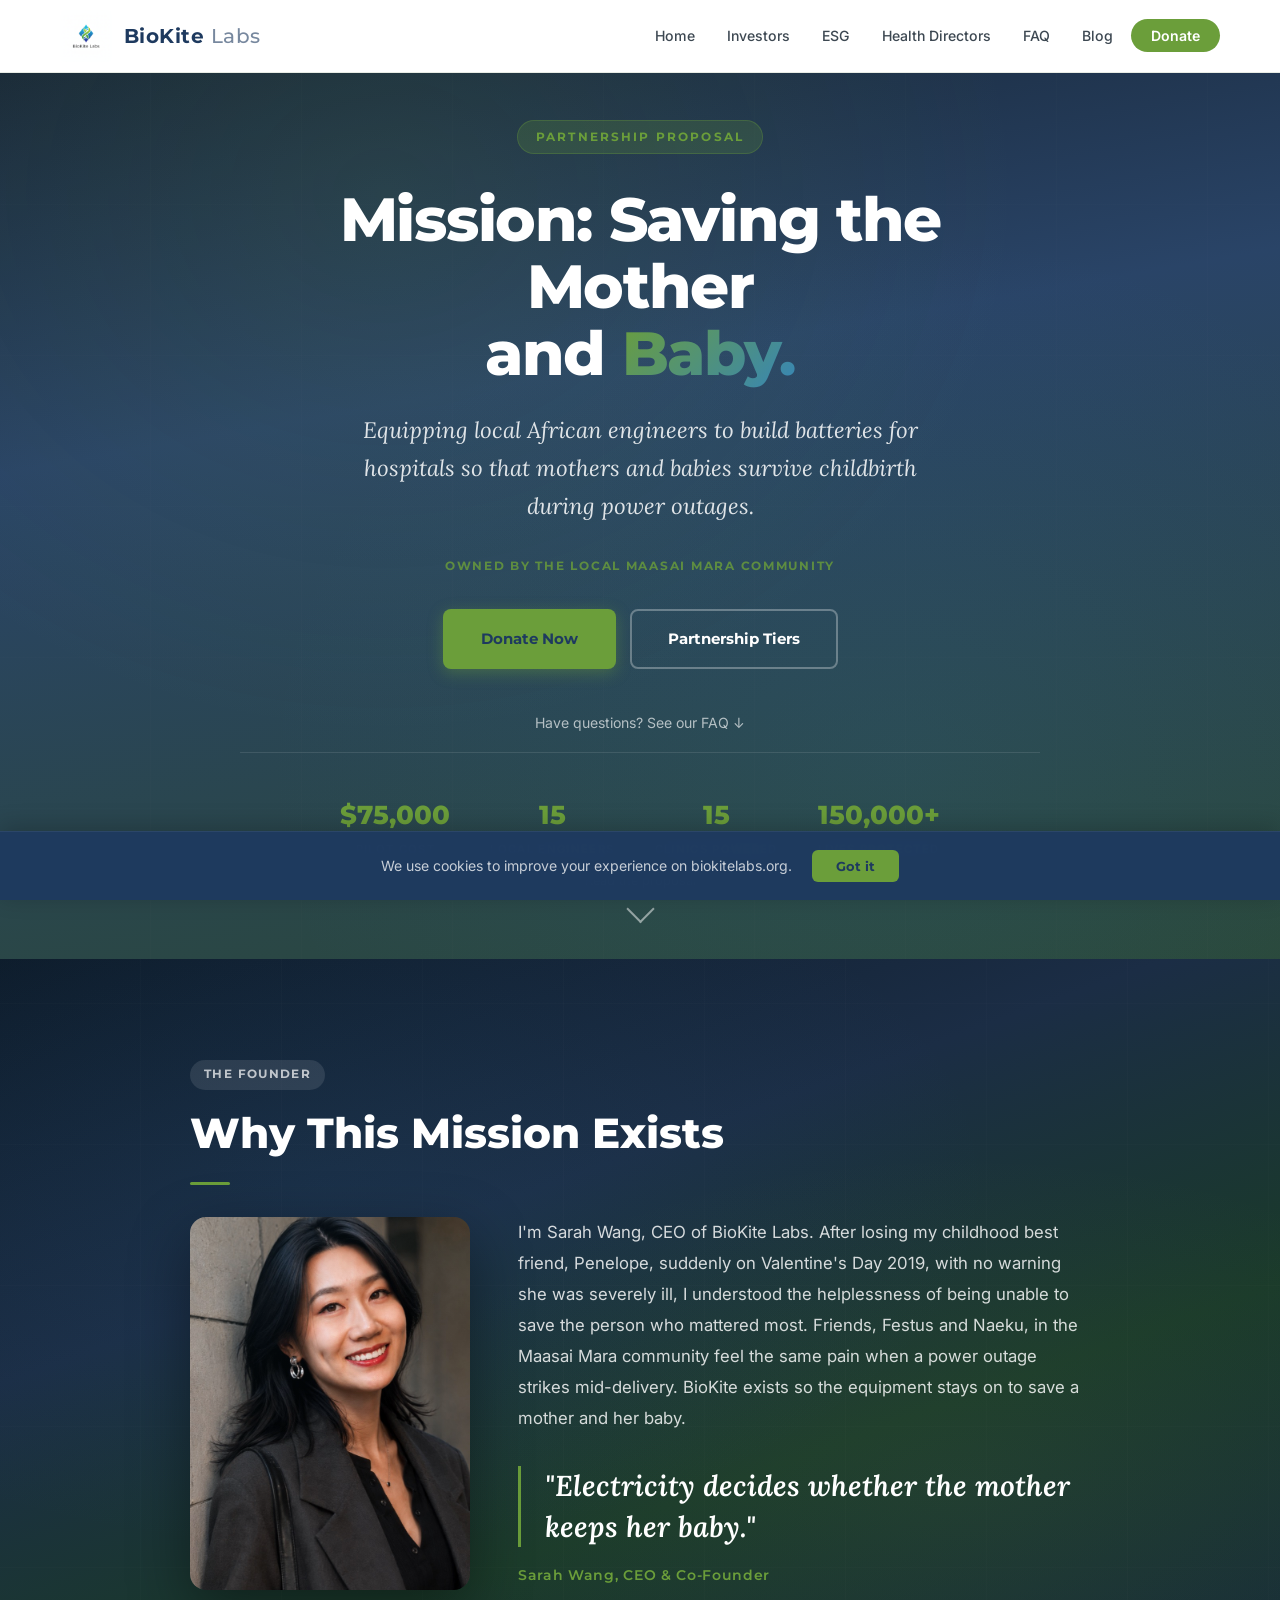
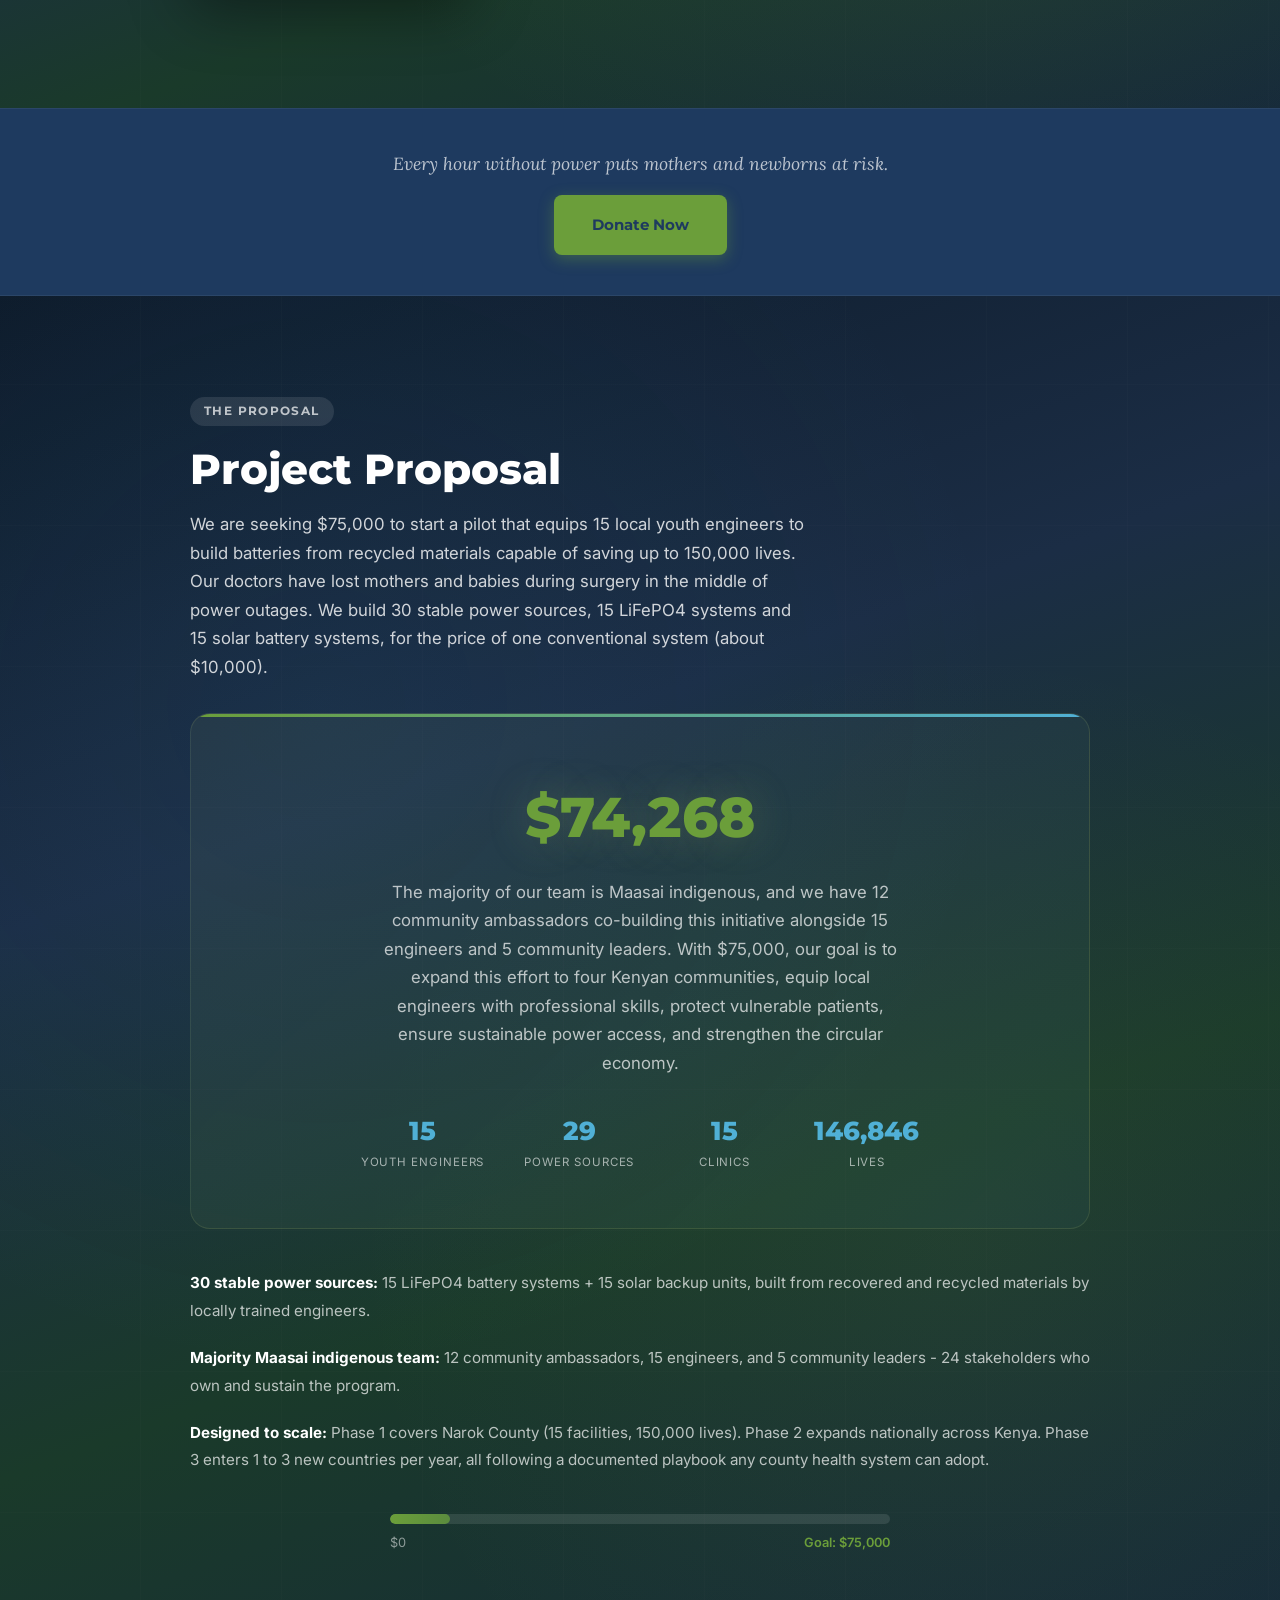
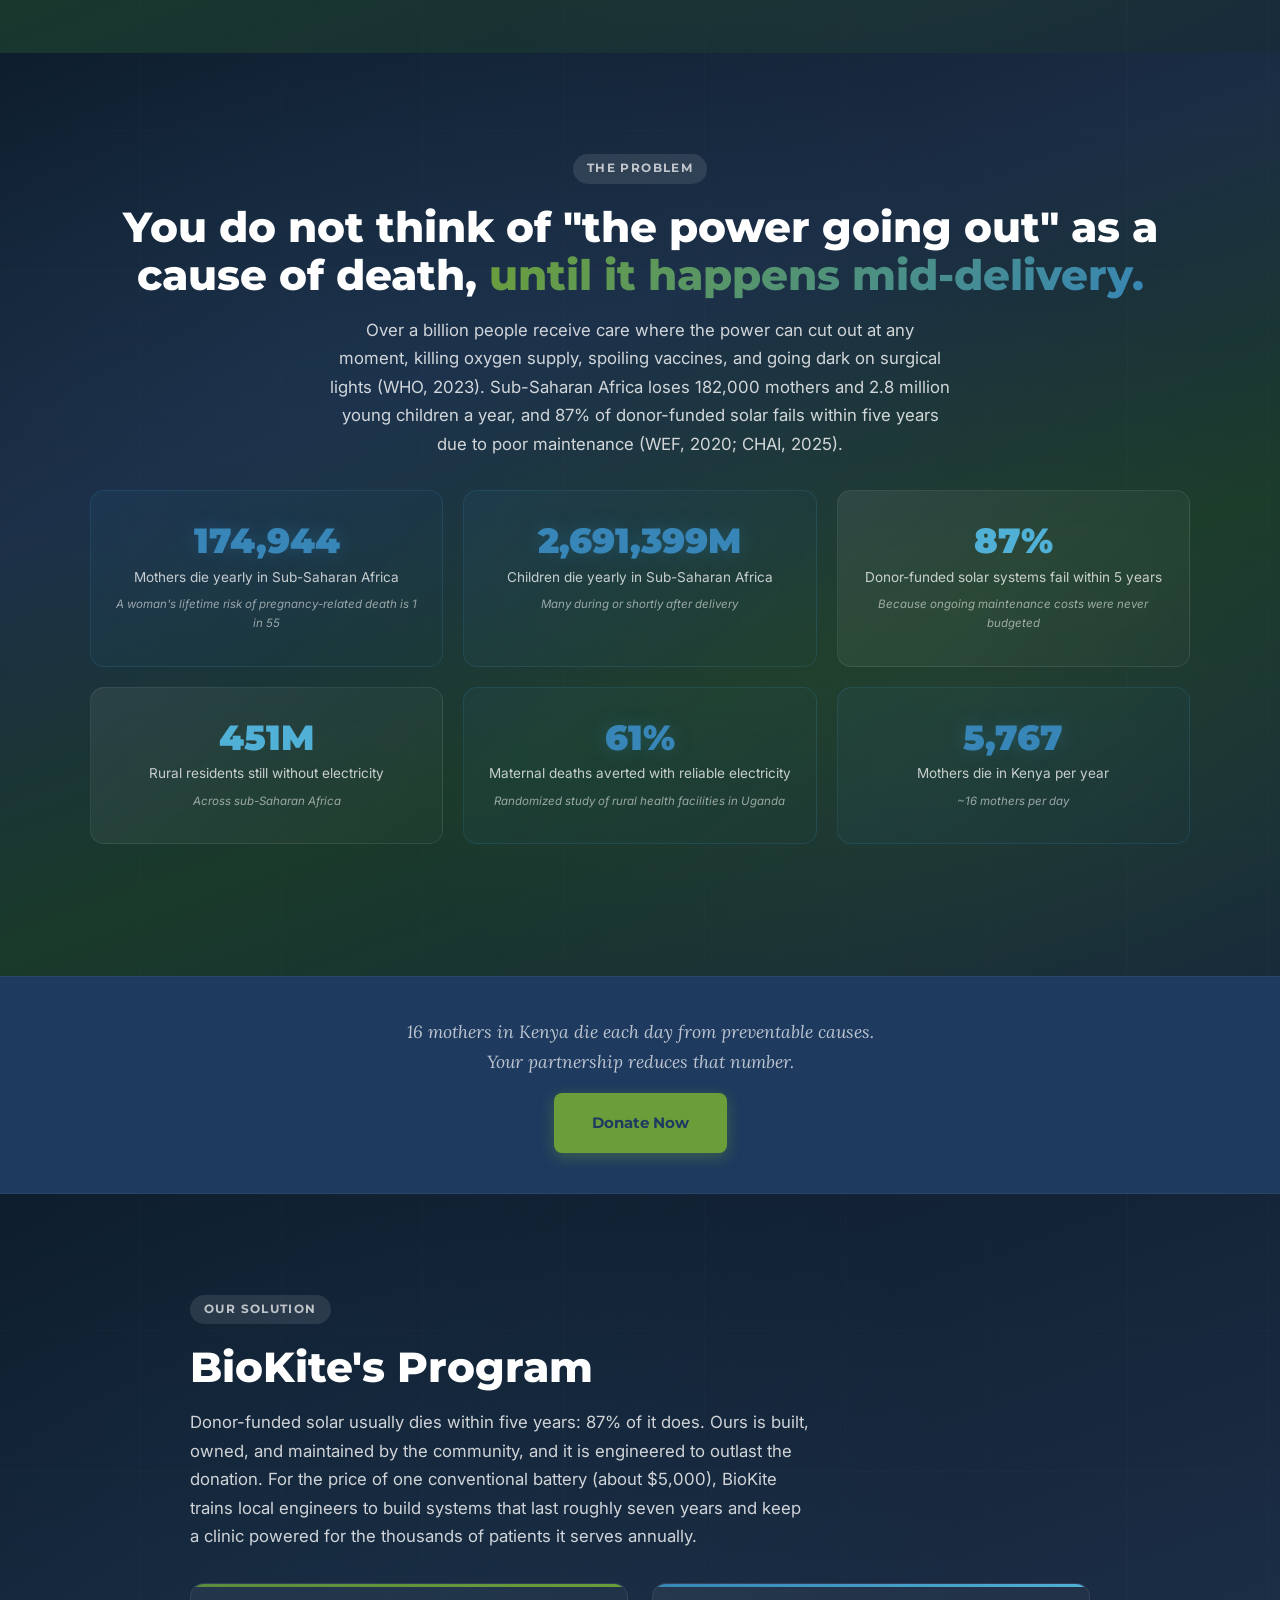
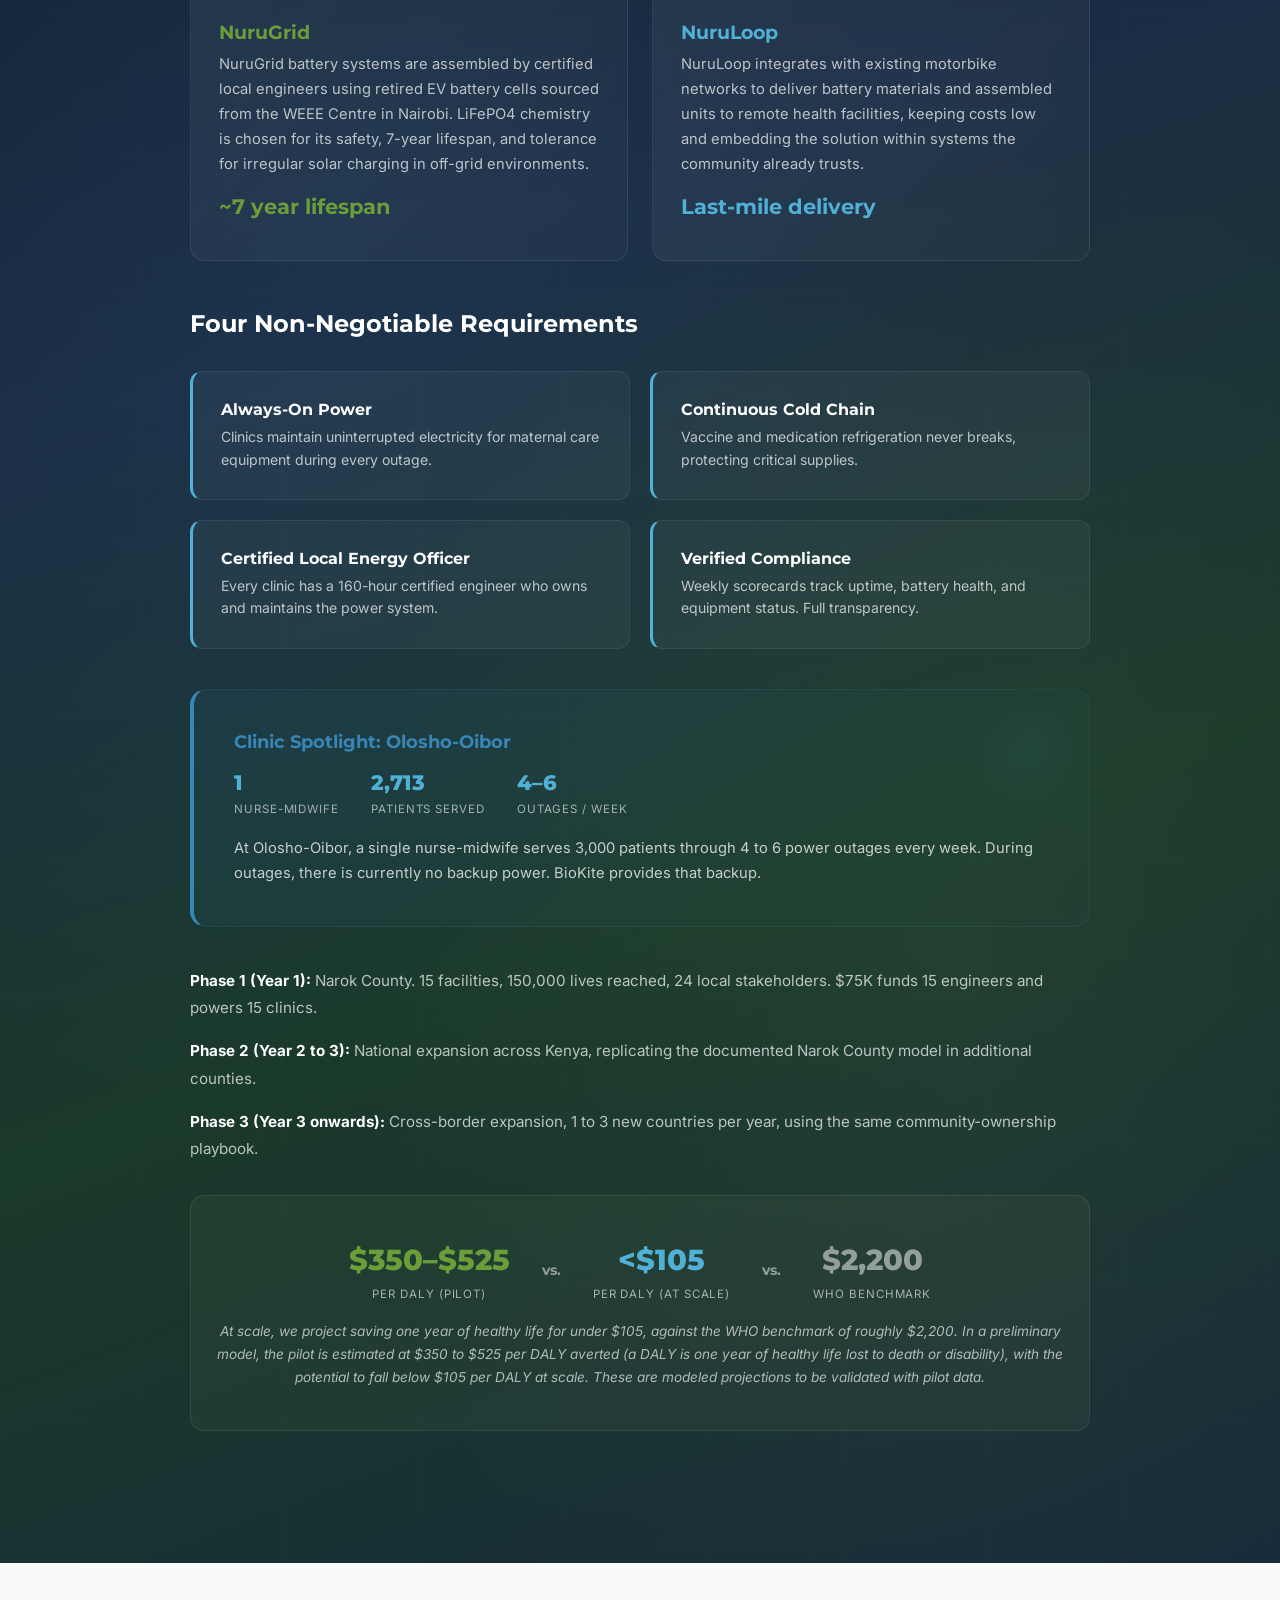
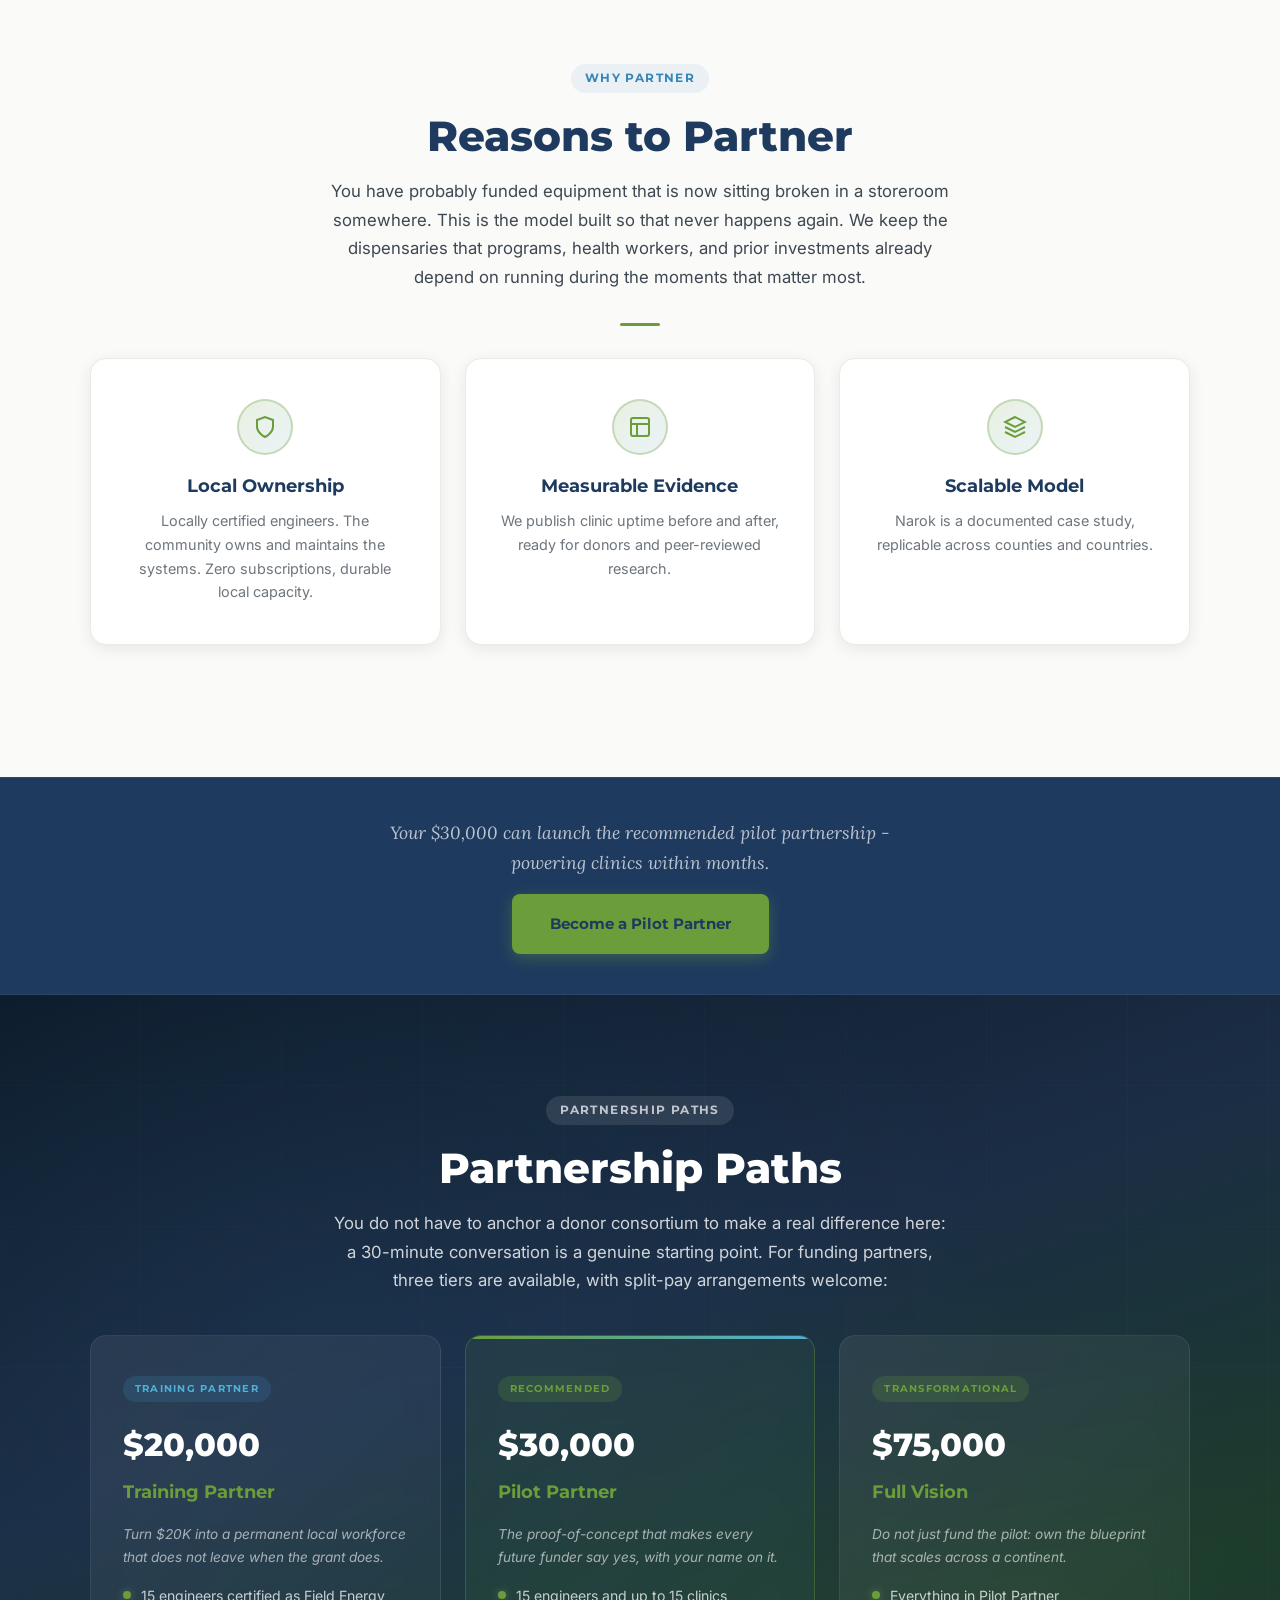
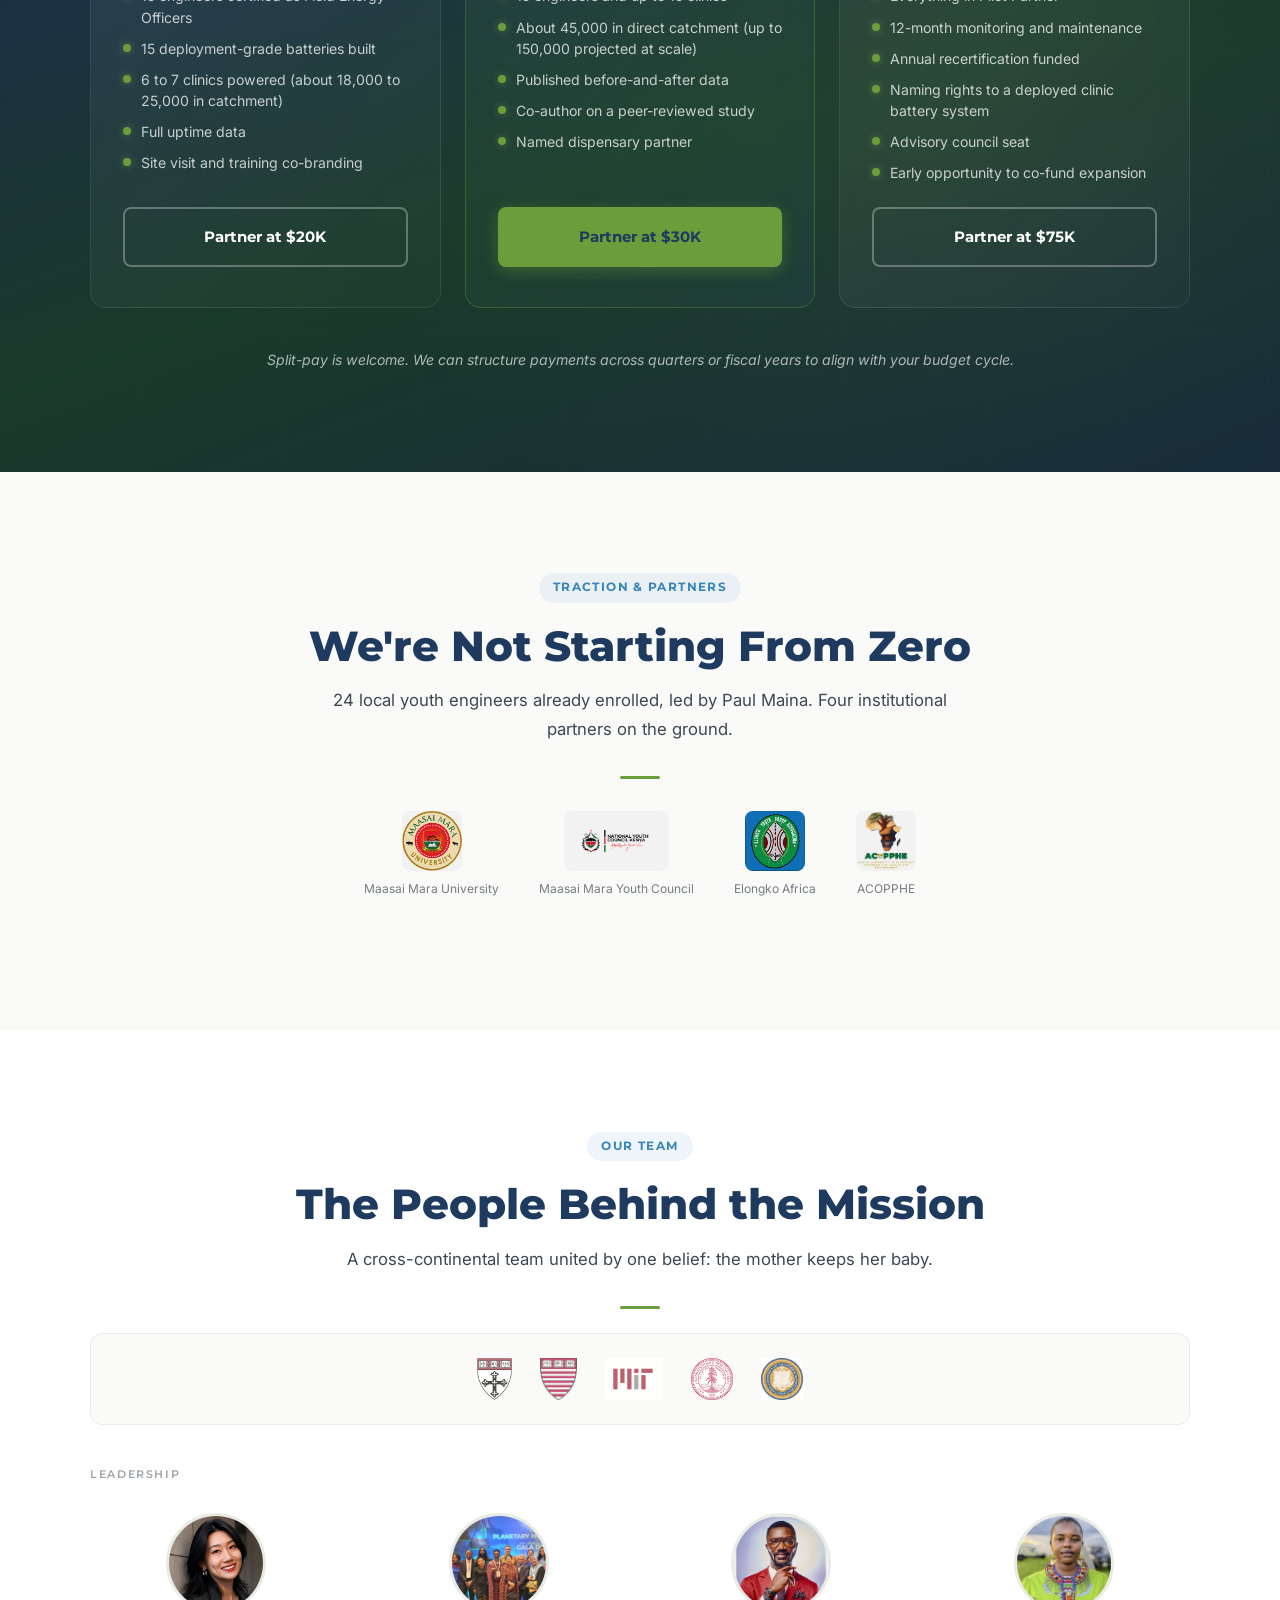
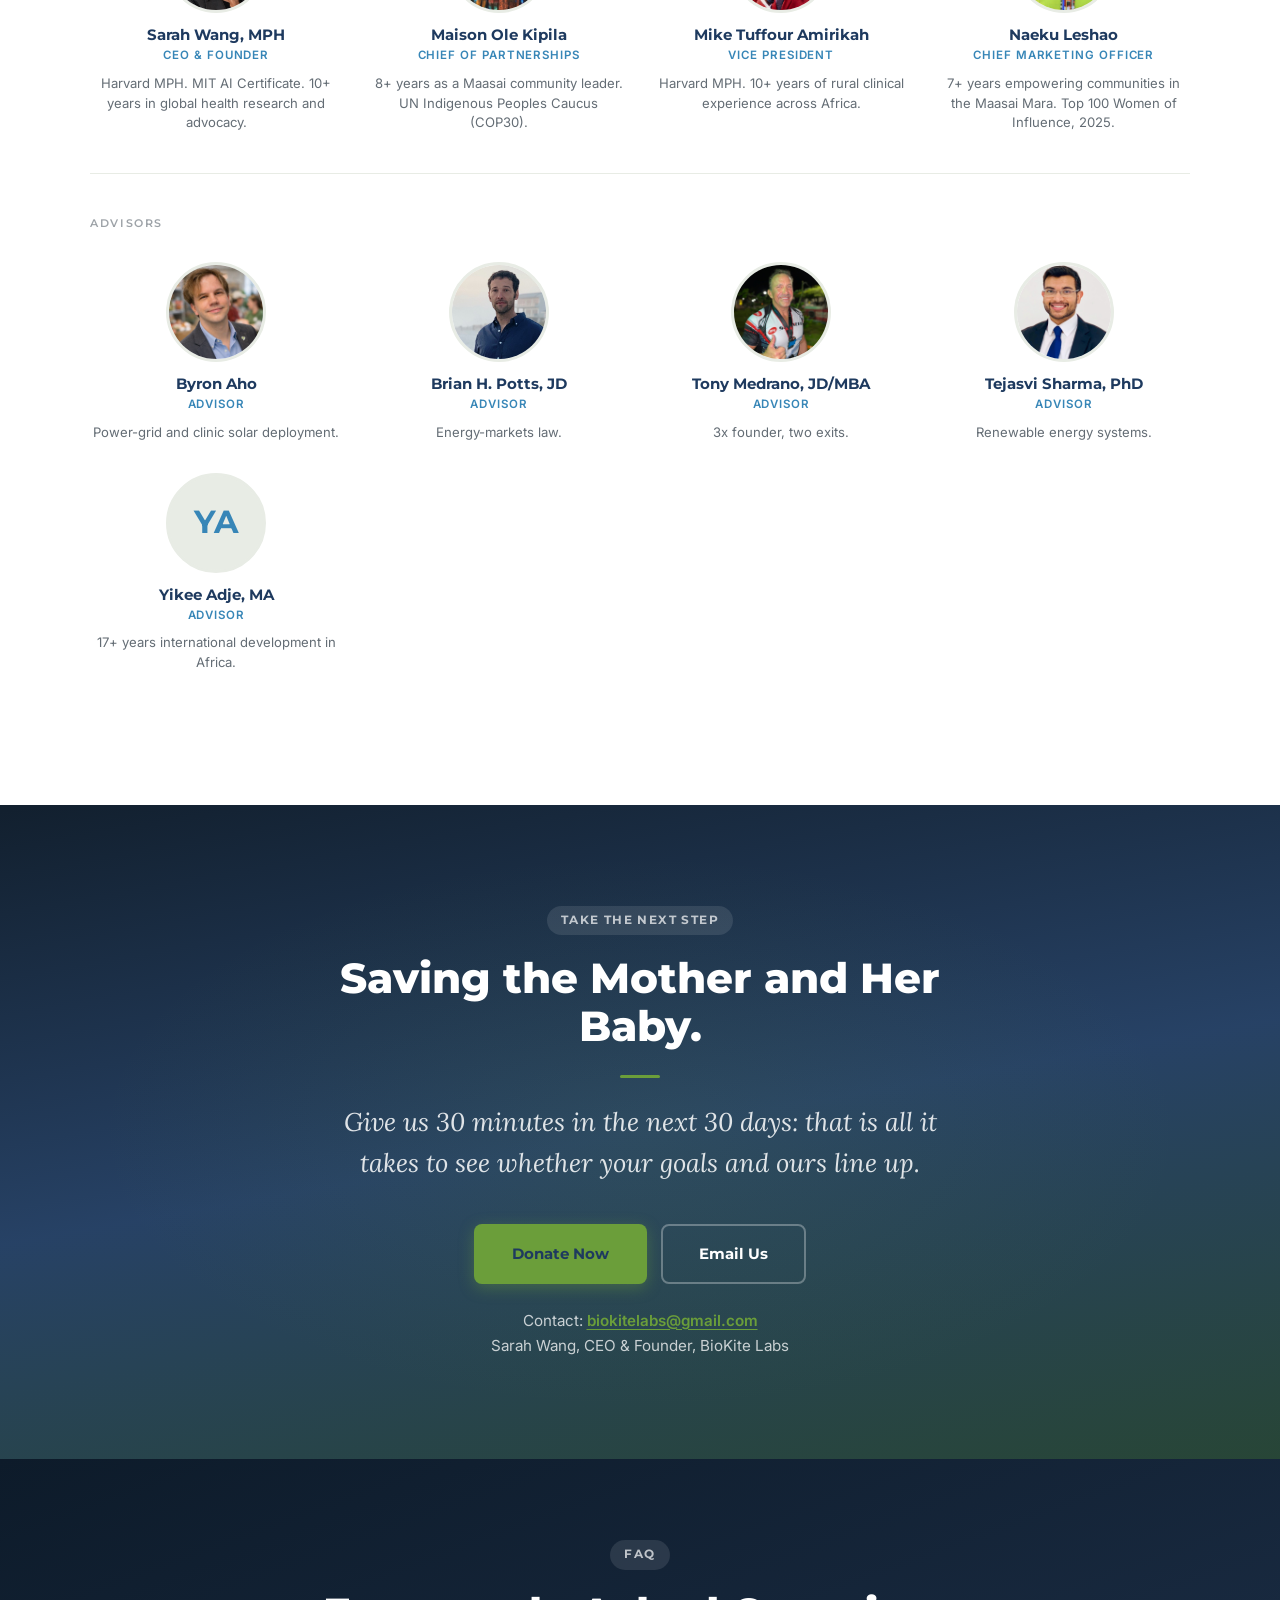
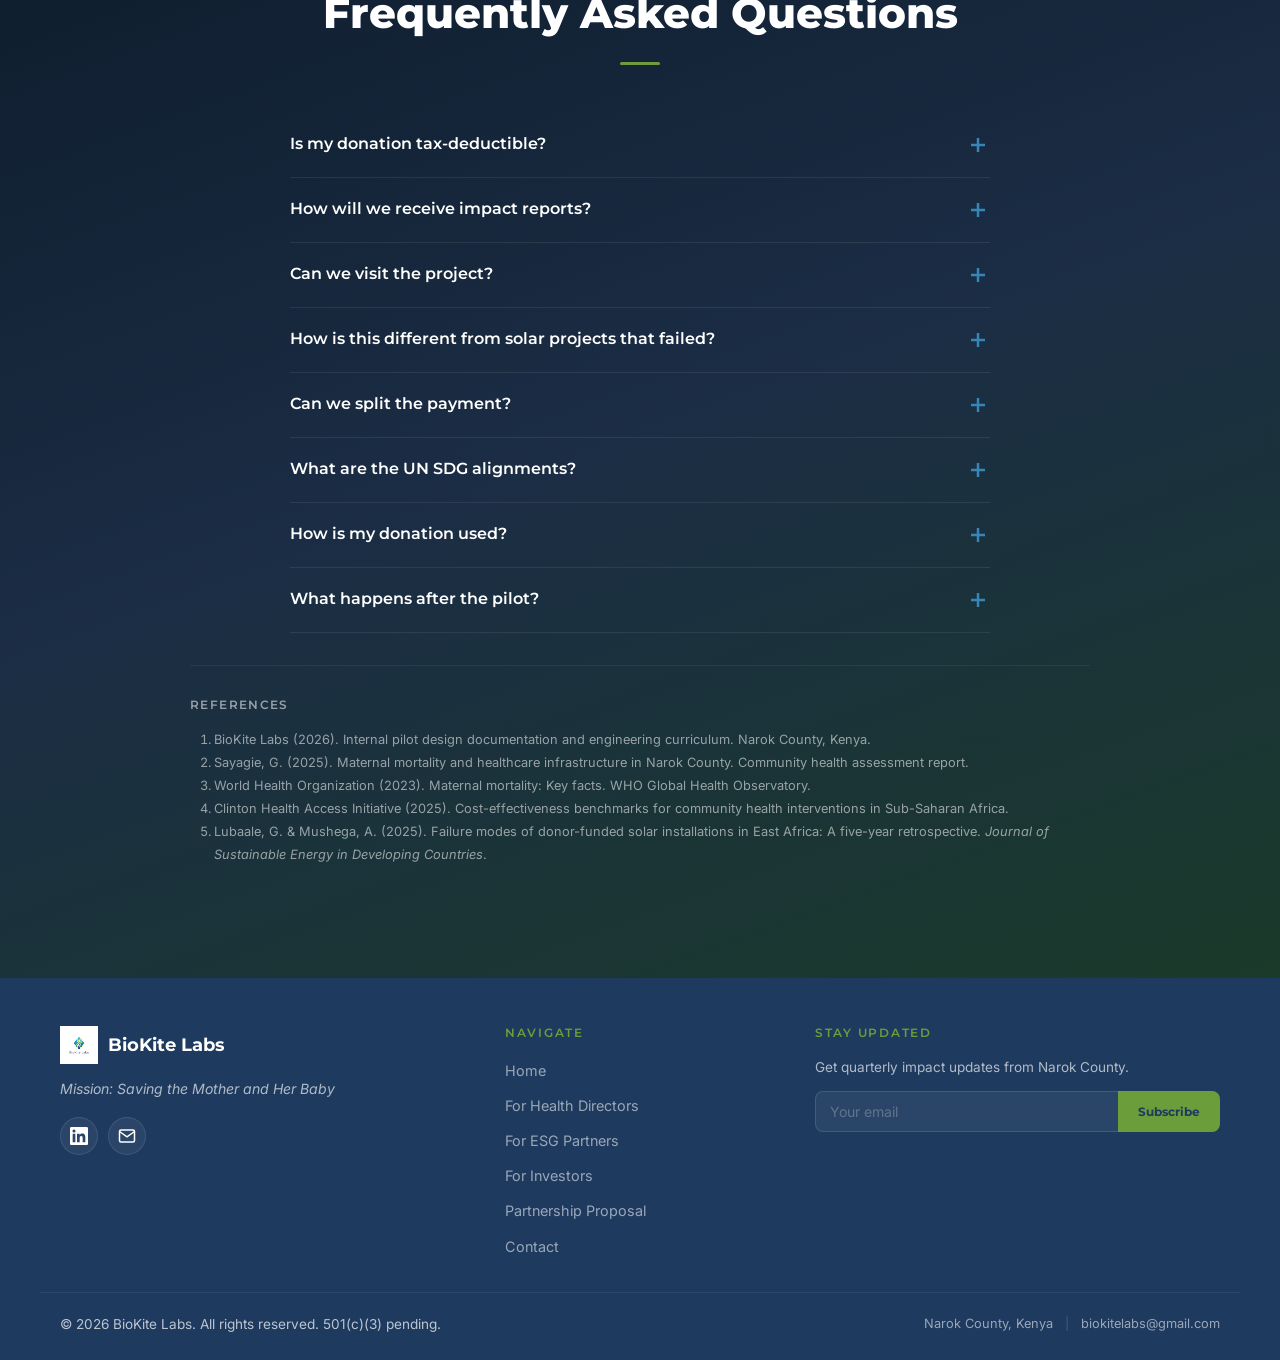
<file: partnership.html>
<!DOCTYPE html>
<html lang="en">
<head>
    <meta charset="UTF-8">
    <meta name="viewport" content="width=device-width, initial-scale=1.0">
    <title>Partnership Proposal | BioKite Labs</title>
    <meta name="description" content="$75,000 funds 15 clinics in Narok County, Kenya. Community-owned backup power. 160-hour certified local engineers. $350 to $525 per life-year saved in the pilot, with potential below $105 per DALY at scale.">
    <meta name="keywords" content="BioKite Labs, partnership proposal, maternal health Kenya, rural energy, LiFePO4 batteries, Narok County, Maasai Mara, healthcare power outages, donate, SDG 3, SDG 7, community health">
    <link rel="icon" type="image/png" href="logo.png">
    <link rel="canonical" href="https://biokitelabs.org/partnership.html">

    <!-- DNS Prefetch -->
    <link rel="dns-prefetch" href="https://fonts.googleapis.com">
    <link rel="dns-prefetch" href="https://donate.stripe.com">

    <!-- Open Graph -->
    <meta property="og:title" content="Partnership Proposal | BioKite Labs">
    <meta property="og:description" content="Equipping local African engineers to build batteries for hospitals so mothers and babies survive childbirth during power outages. $75K pilot in Narok County, Kenya. 15 engineers, 15 clinics, 150,000 lives.">
    <meta property="og:image" content="https://biokitelabs.org/nuruloop-rider-savanna.jpg">
    <meta property="og:url" content="https://biokitelabs.org/partnership.html">
    <meta property="og:type" content="website">
    <meta property="og:site_name" content="BioKite Labs">

    <!-- Twitter Card -->
    <meta name="twitter:card" content="summary_large_image">
    <meta name="twitter:title" content="Partnership Proposal | BioKite Labs">
    <meta name="twitter:description" content="Equipping local African engineers to build batteries for hospitals so mothers and babies survive childbirth during power outages. $75K pilot in Narok County, Kenya.">
    <meta name="twitter:image" content="https://biokitelabs.org/nuruloop-rider-savanna.jpg">

    <link rel="preconnect" href="https://fonts.googleapis.com">
    <link rel="preconnect" href="https://fonts.gstatic.com" crossorigin>
    <link href="https://fonts.googleapis.com/css2?family=Montserrat:wght@500;600;700;800&family=Inter:wght@400;500;600&family=Lora:ital,wght@0,400;0,500;0,600;1,400&family=Cormorant+Garamond:ital,wght@0,600;0,700;1,400&display=swap" rel="stylesheet">
    <meta name="theme-color" content="#1E3A5F">
    <link rel="stylesheet" href="styles.css">
    <style>
        :root {
            --biokite-blue: #3786B7;
            --sky-blue: #50B0D6;
            --kite-green: #5B8C3E;
            --lime-green: #6B9E3A;
            --deep-navy: #1E3A5F;
            --charcoal: #3D4852;
            --light-gray: #E8ECE5;
            --off-white: #FAFAF8;
            --dark-bg: #1E3A5F;
            --white: #FFFFFF;
            --warm-cream: #F7F5F0;
            --shadow-sm: 0 1px 3px rgba(0,0,0,0.04);
            --shadow-md: 0 2px 8px rgba(0,0,0,0.06);
            --shadow-lg: 0 4px 16px rgba(0,0,0,0.08);
            --shadow-xl: 0 8px 24px rgba(0,0,0,0.1);
        }

        /* ─── PARTNERSHIP PAGE STYLES ─── */

        /* Hero */
        .pp-hero {
            min-height: 100vh; display: flex; flex-direction: column;
            align-items: center; justify-content: center;
            padding: 120px 20px 100px; text-align: center;
            background: linear-gradient(170deg, rgba(13,27,42,0.97) 0%, rgba(30,58,95,0.95) 40%, rgba(26,58,42,0.93) 100%);
            position: relative; overflow: hidden; color: var(--white);
        }
        .pp-hero::before {
            content: ''; position: absolute; inset: 0;
            background: radial-gradient(ellipse at 30% 20%, rgba(107,158,58,0.12) 0%, transparent 50%),
                        radial-gradient(ellipse at 70% 80%, rgba(55,134,183,0.1) 0%, transparent 50%);
            pointer-events: none;
        }
        .pp-hero::after {
            content: ''; position: absolute; inset: 0;
            background: repeating-linear-gradient(90deg, transparent, transparent 150px, rgba(255,255,255,0.008) 150px, rgba(255,255,255,0.008) 151px),
                        repeating-linear-gradient(0deg, transparent, transparent 150px, rgba(255,255,255,0.008) 150px, rgba(255,255,255,0.008) 151px);
            pointer-events: none;
        }
        .pp-hero-content { position: relative; z-index: 1; max-width: 800px; }
        .pp-hero-tag {
            display: inline-block; padding: 6px 18px;
            background: rgba(107,158,58,0.2); border: 1px solid rgba(107,158,58,0.3);
            color: var(--lime-green); font-family: 'Montserrat', sans-serif;
            font-size: 0.75rem; font-weight: 700; letter-spacing: 0.18em;
            text-transform: uppercase; border-radius: 30px; margin-bottom: 2rem;
        }
        .pp-hero h1 {
            font-family: 'Montserrat', sans-serif; font-weight: 800;
            font-size: clamp(2.2rem, 5.5vw, 3.8rem); color: var(--white);
            line-height: 1.1; margin-bottom: 1.5rem; letter-spacing: -0.02em;
        }
        .pp-hero-mission {
            font-family: 'Lora', serif; font-size: clamp(1.1rem, 2.2vw, 1.4rem);
            color: rgba(255,255,255,0.85); line-height: 1.7; max-width: 620px;
            margin: 0 auto 2rem; font-style: italic;
        }
        .pp-hero-desc {
            font-family: 'Inter', sans-serif; font-size: clamp(0.95rem, 1.6vw, 1.05rem);
            color: rgba(255,255,255,0.7); line-height: 1.7; max-width: 560px;
            margin: 0 auto 2.5rem;
        }
        .pp-hero-cta {
            display: flex; gap: 14px; justify-content: center; flex-wrap: wrap;
            margin-bottom: 2.5rem;
        }
        .pp-btn {
            display: inline-flex; align-items: center; justify-content: center;
            padding: 15px 36px; font-family: 'Montserrat', sans-serif;
            font-weight: 700; font-size: 0.95rem; border-radius: 8px;
            text-decoration: none; transition: all 0.3s; cursor: pointer; border: 2px solid transparent;
        }
        .pp-btn-primary {
            background: var(--lime-green); color: var(--deep-navy);
            box-shadow: 0 4px 15px rgba(107,158,58,0.4);
        }
        .pp-btn-primary:hover { transform: translateY(-2px); box-shadow: 0 8px 25px rgba(107,158,58,0.5); background: #7ab344; }
        .pp-btn-outline {
            background: transparent; color: var(--white);
            border-color: rgba(255,255,255,0.3);
        }
        .pp-btn-outline:hover { background: rgba(255,255,255,0.08); border-color: var(--lime-green); color: var(--lime-green); }
        .pp-faq-link {
            font-family: 'Inter', sans-serif; font-size: 0.88rem;
            color: rgba(255,255,255,0.65); transition: color 0.2s;
        }
        .pp-faq-link:hover { color: var(--lime-green); }
        .pp-hero-stats {
            display: flex; justify-content: center; gap: 40px; flex-wrap: wrap;
            padding-top: 2.5rem; border-top: 1px solid rgba(255,255,255,0.1);
            margin-top: 1rem;
        }
        .pp-hero-stat { text-align: center; }
        .pp-hero-stat-num {
            font-family: 'Montserrat', sans-serif; font-size: 1.6rem;
            font-weight: 800; color: var(--lime-green);
        }
        .pp-hero-stat-label {
            font-size: 0.7rem; text-transform: uppercase; letter-spacing: 0.12em;
            color: rgba(255,255,255,0.6); font-weight: 600; margin-top: 4px;
        }
        .pp-scroll-hint {
            position: absolute; bottom: 40px; left: 50%; transform: translateX(-50%);
            display: flex; flex-direction: column; align-items: center;
            color: var(--white); opacity: 0.5; font-size: 0.8rem; z-index: 1;
        }
        .pp-scroll-arrow {
            width: 20px; height: 20px; margin-top: 8px;
            border-right: 2px solid var(--white); border-bottom: 2px solid var(--white);
            transform: rotate(45deg); animation: bounce 2s infinite;
        }
        @keyframes bounce { 0%, 20%, 50%, 80%, 100% { transform: rotate(45deg) translateY(0); } 40% { transform: rotate(45deg) translateY(-10px); } 60% { transform: rotate(45deg) translateY(-5px); } }

        /* ─── SECTIONS ─── */
        .pp-section {
            padding: 100px 20px; position: relative; overflow: hidden;
        }
        .pp-section.dark {
            background: linear-gradient(160deg, #0d1b2a 0%, #1b2d45 35%, #1a3a2a 65%, #162a3a 100%);
            color: var(--white);
        }
        .pp-section.dark::before {
            content: ''; position: absolute; inset: 0;
            background: radial-gradient(ellipse at 25% 30%, rgba(55,134,183,0.08) 0%, transparent 50%),
                        radial-gradient(ellipse at 75% 70%, rgba(175,190,106,0.06) 0%, transparent 45%);
            pointer-events: none;
        }
        .pp-section.dark::after {
            content: ''; position: absolute; inset: 0;
            background: repeating-linear-gradient(90deg, transparent, transparent 140px, rgba(255,255,255,0.012) 140px, rgba(255,255,255,0.012) 141px),
                        repeating-linear-gradient(0deg, transparent, transparent 140px, rgba(255,255,255,0.012) 140px, rgba(255,255,255,0.012) 141px);
            pointer-events: none;
        }
        .pp-section.light { background: var(--off-white); }
        .pp-section.white-bg { background: var(--white); }
        .pp-inner { max-width: 900px; margin: 0 auto; position: relative; z-index: 1; }
        .pp-inner.wide { max-width: 1100px; }
        .pp-section-tag {
            display: inline-block; padding: 5px 14px;
            font-family: 'Montserrat', sans-serif; font-size: 0.72rem;
            font-weight: 700; letter-spacing: 0.12em; text-transform: uppercase;
            border-radius: 20px; margin-bottom: 1.25rem;
        }
        .pp-section-tag.light { background: rgba(255,255,255,0.1); color: rgba(255,255,255,0.7); }
        .pp-section-tag.blue { background: rgba(55,134,183,0.08); color: var(--biokite-blue); }
        .pp-section-tag.green { background: rgba(107,158,58,0.1); color: var(--lime-green); }
        .pp-h2 {
            font-family: 'Montserrat', sans-serif; font-weight: 800;
            font-size: clamp(1.8rem, 4vw, 2.6rem); line-height: 1.15;
            margin-bottom: 1rem;
        }
        .pp-h2.white { color: var(--white); }
        .pp-h2.navy { color: var(--deep-navy); }
        .pp-h3 {
            font-family: 'Montserrat', sans-serif; font-weight: 700;
            font-size: clamp(1.2rem, 2.5vw, 1.5rem); line-height: 1.25; margin-bottom: 0.75rem;
        }
        .pp-subtitle {
            font-family: 'Inter', sans-serif; font-size: 1.05rem;
            line-height: 1.7; max-width: 620px; opacity: 0.8; margin-bottom: 2rem;
        }
        .pp-subtitle.white { color: rgba(255,255,255,0.8); }
        .pp-subtitle.dark { color: var(--charcoal); }
        .pp-brand-bar { width: 40px; height: 3px; background: var(--lime-green); border-radius: 2px; margin: 1.5rem 0; }
        .pp-brand-bar.center { margin: 1.5rem auto; }

        /* ─── FOUNDER SECTION ─── */
        .pp-founder-grid {
            display: grid; grid-template-columns: 280px 1fr;
            gap: 3rem; align-items: start; margin-top: 2rem;
        }
        .pp-founder-img-wrap {
            position: relative; border-radius: 16px; overflow: hidden;
            box-shadow: 0 20px 60px rgba(0,0,0,0.4); aspect-ratio: 3/4;
        }
        .pp-founder-img-wrap img {
            width: 100%; height: 100%; object-fit: cover; display: block;
            filter: saturate(1.05);
        }
        .pp-founder-img-wrap::after {
            content: ''; position: absolute; inset: 0;
            background: linear-gradient(135deg, rgba(55,134,183,0.12) 0%, transparent 60%);
            pointer-events: none;
        }
        .pp-founder-text {
            font-family: 'Inter', sans-serif; font-size: 1.05rem;
            line-height: 1.85; color: rgba(255,255,255,0.82);
        }
        .pp-founder-text p { margin-bottom: 1.25rem; }
        .pp-founder-quote {
            font-family: 'Lora', serif; font-size: clamp(1.3rem, 2.5vw, 1.8rem);
            font-weight: 600; font-style: italic; color: var(--white);
            line-height: 1.4; margin: 2rem 0 1rem; padding-left: 1.5rem;
            border-left: 3px solid var(--lime-green);
        }
        .pp-founder-name {
            font-family: 'Montserrat', sans-serif; font-size: 0.85rem;
            font-weight: 600; color: var(--lime-green); letter-spacing: 0.05em;
        }

        /* ─── PROPOSAL ASK ─── */
        .pp-ask-card {
            text-align: center; padding: 3.5rem 2.5rem;
            background: linear-gradient(135deg, rgba(175,190,106,0.08) 0%, rgba(55,134,183,0.06) 100%);
            border: 1px solid rgba(175,190,106,0.15); border-radius: 20px;
            position: relative; overflow: hidden; margin-top: 2rem;
        }
        .pp-ask-card::before {
            content: ''; position: absolute; top: 0; left: 0; right: 0;
            height: 3px; background: linear-gradient(90deg, var(--lime-green), var(--sky-blue));
        }
        .pp-ask-amount {
            font-family: 'Montserrat', sans-serif; font-weight: 800;
            font-size: clamp(2.5rem, 6vw, 3.5rem); color: var(--lime-green);
            text-shadow: 0 0 40px rgba(175,190,106,0.25); margin-bottom: 0.75rem;
        }
        .pp-ask-desc {
            font-family: 'Inter', sans-serif; font-size: 1.05rem;
            color: rgba(255,255,255,0.7); line-height: 1.7; max-width: 520px;
            margin: 0 auto 2rem;
        }
        .pp-ask-stats {
            display: flex; justify-content: center; gap: 2.5rem; flex-wrap: wrap;
        }
        .pp-ask-stat { text-align: center; min-width: 100px; }
        .pp-ask-stat-num {
            font-family: 'Montserrat', sans-serif; font-weight: 800;
            font-size: 1.6rem; color: var(--sky-blue);
        }
        .pp-ask-stat-label {
            font-family: 'Inter', sans-serif; font-size: 0.72rem;
            color: rgba(255,255,255,0.6); text-transform: uppercase; letter-spacing: 0.08em;
        }

        /* ─── PROBLEM STATS ─── */
        .pp-problem-grid {
            display: grid; grid-template-columns: repeat(3, 1fr);
            gap: 1.25rem; margin: 2rem 0;
        }
        .pp-problem-card {
            padding: 2rem 1.5rem; border-radius: 14px;
            background: linear-gradient(135deg, rgba(255,255,255,0.07) 0%, rgba(255,255,255,0.02) 100%);
            backdrop-filter: blur(16px); border: 1px solid rgba(255,255,255,0.08);
            text-align: center; transition: all 0.4s; position: relative; overflow: hidden;
        }
        .pp-problem-card::after {
            content: ''; position: absolute; top: 0; left: -100%; width: 60%; height: 100%;
            background: linear-gradient(90deg, transparent, rgba(255,255,255,0.04), transparent);
            transform: skewX(-15deg); transition: left 0.6s ease; pointer-events: none;
        }
        .pp-problem-card:hover::after { left: 150%; }
        .pp-problem-card:hover {
            transform: translateY(-4px);
            border-color: rgba(55,134,183,0.25);
            box-shadow: 0 16px 40px rgba(0,0,0,0.3);
        }
        .pp-problem-card.danger {
            border-color: rgba(55,134,183,0.2);
            background: linear-gradient(135deg, rgba(55,134,183,0.08) 0%, rgba(55,134,183,0.02) 100%);
        }
        .pp-problem-num {
            font-family: 'Montserrat', sans-serif; font-weight: 900;
            font-size: clamp(1.6rem, 3.5vw, 2.2rem); color: var(--sky-blue);
            line-height: 1; margin-bottom: 0.5rem;
        }
        .pp-problem-card.danger .pp-problem-num {
            color: var(--biokite-blue);
            text-shadow: 0 0 20px rgba(55,134,183,0.3);
        }
        .pp-problem-label {
            font-family: 'Inter', sans-serif; font-size: 0.85rem;
            color: rgba(255,255,255,0.75); line-height: 1.5;
        }
        .pp-problem-context {
            font-family: 'Inter', sans-serif; font-size: 0.72rem;
            color: rgba(255,255,255,0.55); margin-top: 0.5rem; font-style: italic;
        }

        /* ─── PROGRAM / SOLUTION ─── */
        .pp-solution-grid {
            display: grid; grid-template-columns: 1fr 1fr; gap: 1.5rem; margin: 2rem 0;
        }
        .pp-solution-card {
            padding: 2.25rem 1.75rem; border-radius: 14px;
            background: linear-gradient(135deg, rgba(255,255,255,0.06) 0%, rgba(255,255,255,0.02) 100%);
            border: 1px solid rgba(255,255,255,0.08); backdrop-filter: blur(16px);
            transition: all 0.4s; position: relative; overflow: hidden;
        }
        .pp-solution-card::before {
            content: ''; position: absolute; top: 0; left: 0; right: 0;
            height: 3px; border-radius: 14px 14px 0 0;
        }
        .pp-solution-card.green::before { background: linear-gradient(90deg, var(--kite-green), var(--lime-green)); }
        .pp-solution-card.blue::before { background: linear-gradient(90deg, var(--biokite-blue), var(--sky-blue)); }
        .pp-solution-card:hover {
            transform: translateY(-5px);
            box-shadow: 0 16px 40px rgba(0,0,0,0.3);
            border-color: rgba(80,176,214,0.2);
        }
        .pp-solution-card h3 { color: var(--white); font-size: 1.2rem; margin-bottom: 0.5rem; }
        .pp-solution-card.green h3 { color: var(--lime-green); }
        .pp-solution-card.blue h3 { color: var(--sky-blue); }
        .pp-solution-card p {
            font-family: 'Inter', sans-serif; font-size: 0.92rem;
            line-height: 1.7; color: rgba(255,255,255,0.7); margin-bottom: 0.75rem;
        }
        .pp-solution-stat {
            font-family: 'Montserrat', sans-serif; font-weight: 700;
            font-size: 1.3rem; margin-top: 0.5rem;
        }
        .pp-solution-card.green .pp-solution-stat { color: var(--lime-green); }
        .pp-solution-card.blue .pp-solution-stat { color: var(--sky-blue); }

        /* ─── FOUR REQUIREMENTS ─── */
        .pp-req-grid {
            display: grid; grid-template-columns: repeat(2, 1fr);
            gap: 1.25rem; margin: 2rem 0;
        }
        .pp-req-card {
            padding: 1.75rem; border-radius: 12px;
            background: rgba(255,255,255,0.04); border: 1px solid rgba(255,255,255,0.07);
            border-left: 3px solid var(--sky-blue); transition: all 0.3s;
        }
        .pp-req-card:hover { transform: translateX(4px); border-left-color: var(--lime-green); }
        .pp-req-card h4 {
            font-family: 'Montserrat', sans-serif; font-weight: 700;
            font-size: 1rem; color: var(--white); margin-bottom: 0.35rem;
        }
        .pp-req-card p {
            font-family: 'Inter', sans-serif; font-size: 0.88rem;
            color: rgba(255,255,255,0.7); line-height: 1.6;
        }

        /* ─── CLINIC SPOTLIGHT ─── */
        .pp-spotlight {
            padding: 2.5rem; margin: 2.5rem 0; border-radius: 16px;
            background: linear-gradient(135deg, rgba(55,134,183,0.08) 0%, rgba(55,134,183,0.02) 100%);
            border: 1px solid rgba(55,134,183,0.15); border-left: 4px solid var(--biokite-blue);
            position: relative; overflow: hidden;
        }
        .pp-spotlight::after {
            content: ''; position: absolute; top: 0; right: 0;
            width: 120px; height: 120px;
            background: radial-gradient(circle, rgba(55,134,183,0.08) 0%, transparent 70%);
            pointer-events: none;
        }
        .pp-spotlight h3 { color: var(--biokite-blue); font-size: 1.15rem; margin-bottom: 0.75rem; }
        .pp-spotlight-stats {
            display: flex; gap: 2rem; flex-wrap: wrap; margin-bottom: 1rem;
        }
        .pp-spotlight-item .pp-sl-num {
            font-family: 'Montserrat', sans-serif; font-weight: 800;
            font-size: 1.3rem; color: var(--sky-blue);
        }
        .pp-spotlight-item .pp-sl-label {
            font-family: 'Inter', sans-serif; font-size: 0.72rem;
            color: rgba(255,255,255,0.6); text-transform: uppercase; letter-spacing: 0.08em;
        }
        .pp-spotlight p {
            font-family: 'Inter', sans-serif; font-size: 0.92rem;
            color: rgba(255,255,255,0.75); line-height: 1.7;
        }

        /* ─── DALY COMPARISON ─── */
        .pp-daly {
            text-align: center; padding: 2.5rem 1.5rem;
            margin: 2rem 0; border-radius: 14px;
            background: rgba(175,190,106,0.06); border: 1px solid rgba(175,190,106,0.12);
        }
        .pp-daly-nums {
            display: flex; justify-content: center; align-items: center;
            gap: 2rem; flex-wrap: wrap; margin-bottom: 1rem;
        }
        .pp-daly-item { text-align: center; }
        .pp-daly-item .num {
            font-family: 'Montserrat', sans-serif; font-weight: 800;
            font-size: 1.8rem; color: var(--lime-green);
        }
        .pp-daly-item .label {
            font-family: 'Inter', sans-serif; font-size: 0.72rem;
            color: rgba(255,255,255,0.6); text-transform: uppercase; letter-spacing: 0.08em;
        }
        .pp-daly-vs {
            font-family: 'Montserrat', sans-serif; font-weight: 700;
            font-size: 0.9rem; color: rgba(255,255,255,0.5);
        }
        .pp-daly-context {
            font-family: 'Inter', sans-serif; font-size: 0.85rem;
            color: rgba(255,255,255,0.65); font-style: italic;
        }

        /* ─── REASONS CARDS ─── */
        .pp-reasons-grid {
            display: grid; grid-template-columns: repeat(3, 1fr);
            gap: 1.5rem; margin: 2rem 0;
        }
        .pp-reason-card {
            padding: 2.5rem 2rem; border-radius: 16px; text-align: center;
            background: var(--white); box-shadow: var(--shadow-lg);
            transition: all 0.4s; border: 1px solid var(--light-gray);
        }
        .pp-reason-card:hover {
            transform: translateY(-6px);
            box-shadow: 0 16px 40px rgba(0,0,0,0.1);
            border-color: var(--lime-green);
        }
        .pp-reason-icon {
            width: 56px; height: 56px; border-radius: 50%;
            background: linear-gradient(135deg, rgba(107,158,58,0.15), rgba(55,134,183,0.1));
            border: 2px solid rgba(107,158,58,0.3);
            display: inline-flex; align-items: center; justify-content: center;
            margin-bottom: 1.25rem;
        }
        .pp-reason-icon svg { width: 24px; height: 24px; color: var(--lime-green); }
        .pp-reason-card h3 {
            font-family: 'Montserrat', sans-serif; font-weight: 700;
            font-size: 1.1rem; color: var(--deep-navy); margin-bottom: 0.75rem;
        }
        .pp-reason-card p {
            font-family: 'Inter', sans-serif; font-size: 0.9rem;
            color: var(--charcoal); opacity: 0.75; line-height: 1.65;
        }

        /* ─── PARTNERSHIP TIERS ─── */
        .pp-tiers-grid {
            display: grid; grid-template-columns: repeat(3, 1fr);
            gap: 1.5rem; margin: 2.5rem 0; align-items: stretch;
        }
        .pp-tier-card {
            padding: 2.5rem 2rem; border-radius: 16px;
            background: linear-gradient(135deg, rgba(255,255,255,0.07) 0%, rgba(255,255,255,0.02) 100%);
            backdrop-filter: blur(16px); border: 1px solid rgba(255,255,255,0.08);
            transition: all 0.4s; position: relative; overflow: hidden;
            display: flex; flex-direction: column;
        }
        .pp-tier-card.recommended {
            border-color: rgba(107,158,58,0.35);
            background: linear-gradient(135deg, rgba(107,158,58,0.1) 0%, rgba(55,134,183,0.06) 100%);
        }
        .pp-tier-card.recommended::before {
            content: ''; position: absolute; top: 0; left: 0; right: 0;
            height: 3px; background: linear-gradient(90deg, var(--lime-green), var(--sky-blue));
        }
        .pp-tier-card:hover {
            transform: translateY(-6px);
            box-shadow: 0 20px 40px rgba(0,0,0,0.3);
            border-color: rgba(80,176,214,0.25);
        }
        .pp-tier-badge {
            display: inline-block; padding: 4px 12px;
            font-family: 'Montserrat', sans-serif; font-size: 0.65rem;
            font-weight: 700; letter-spacing: 0.12em; text-transform: uppercase;
            border-radius: 20px; margin-bottom: 1rem; align-self: flex-start;
        }
        .pp-tier-badge.green { background: rgba(107,158,58,0.2); color: var(--lime-green); }
        .pp-tier-badge.blue { background: rgba(55,134,183,0.2); color: var(--sky-blue); }
        .pp-tier-amount {
            font-family: 'Montserrat', sans-serif; font-weight: 800;
            font-size: 2rem; color: var(--white); margin-bottom: 0.25rem;
        }
        .pp-tier-name {
            font-family: 'Montserrat', sans-serif; font-weight: 700;
            font-size: 1.15rem; color: var(--lime-green); margin-bottom: 1rem;
        }
        .pp-tier-list {
            list-style: none; display: flex; flex-direction: column;
            gap: 10px; flex-grow: 1; margin-bottom: 1.5rem;
        }
        .pp-tier-list li {
            font-family: 'Inter', sans-serif; font-size: 0.88rem;
            color: rgba(255,255,255,0.75); display: flex; align-items: flex-start;
            gap: 10px; line-height: 1.5;
        }
        .pp-tier-list li::before {
            content: ''; width: 8px; height: 8px; border-radius: 50%;
            background: var(--lime-green); flex-shrink: 0; margin-top: 6px;
            box-shadow: 0 0 8px rgba(175,190,106,0.4);
        }
        .pp-tier-cta {
            margin-top: auto;
        }
        .pp-tier-cta .pp-btn { width: 100%; }
        .pp-split-note {
            text-align: center; margin-top: 1.5rem;
            font-family: 'Inter', sans-serif; font-size: 0.88rem;
            color: rgba(255,255,255,0.65); font-style: italic;
        }

        /* ─── TRACTION / PARTNERS ─── */
        .pp-partner-logos {
            display: flex; justify-content: center; gap: 2.5rem;
            flex-wrap: wrap; margin: 2rem 0; align-items: center;
        }
        .pp-partner-logo {
            display: flex; flex-direction: column; align-items: center;
            gap: 8px; text-align: center;
        }
        .pp-partner-logo img {
            height: 60px; width: auto; border-radius: 8px;
            filter: brightness(0.95); transition: all 0.3s;
        }
        .pp-partner-logo img:hover { transform: scale(1.08); filter: brightness(1); }
        .pp-partner-logo span {
            font-family: 'Inter', sans-serif; font-size: 0.75rem;
            color: var(--charcoal); opacity: 0.7;
        }

        /* ─── TEAM GRID ─── */
        .pp-team-grid {
            display: grid; grid-template-columns: repeat(4, 1fr);
            gap: 30px; margin: 2rem 0;
        }
        .pp-team-card { text-align: center; }
        .pp-team-photo {
            width: 100px; height: 100px; border-radius: 50%;
            object-fit: cover; object-position: center 20%; margin: 0 auto 12px; display: block;
            border: 3px solid var(--light-gray); transition: all 0.3s;
        }
        .pp-team-card:hover .pp-team-photo {
            transform: scale(1.05); border-color: var(--lime-green);
        }
        .pp-team-card h4 {
            font-family: 'Montserrat', sans-serif; font-weight: 700;
            font-size: 0.95rem; color: var(--deep-navy); margin-bottom: 2px;
        }
        .pp-team-card .pp-role {
            font-size: 0.72rem; font-weight: 600; text-transform: uppercase;
            letter-spacing: 0.08em; color: var(--biokite-blue); margin-bottom: 8px;
        }
        .pp-team-card .pp-bio {
            font-size: 0.82rem; color: var(--charcoal); opacity: 0.8; line-height: 1.5;
        }
        .pp-team-divider {
            grid-column: 1 / -1; border: none;
            border-top: 1px solid var(--light-gray); margin: 10px 0;
        }
        .pp-team-label {
            grid-column: 1 / -1; font-family: 'Montserrat', sans-serif;
            font-size: 0.68rem; text-transform: uppercase; letter-spacing: 0.15em;
            color: var(--charcoal); opacity: 0.5; font-weight: 600; text-align: left;
        }

        /* ─── CTA PANEL ─── */
        .pp-cta-panel {
            text-align: center; padding: 100px 20px;
            background: linear-gradient(170deg, rgba(13,27,42,0.98) 0%, rgba(30,58,95,0.96) 50%, rgba(26,58,42,0.94) 100%);
            color: var(--white); position: relative; overflow: hidden;
        }
        .pp-cta-panel::before {
            content: ''; position: absolute; inset: 0;
            background: radial-gradient(ellipse at 50% 50%, rgba(107,158,58,0.1) 0%, transparent 60%);
            pointer-events: none;
        }
        .pp-cta-inner { max-width: 600px; margin: 0 auto; position: relative; z-index: 1; }
        .pp-cta-quote {
            font-family: 'Lora', serif; font-size: clamp(1.2rem, 2.5vw, 1.6rem);
            font-style: italic; color: rgba(255,255,255,0.85); line-height: 1.6;
            margin-bottom: 2.5rem;
        }
        .pp-cta-contact {
            font-family: 'Inter', sans-serif; font-size: 0.95rem;
            color: rgba(255,255,255,0.75); margin-top: 1.5rem; line-height: 1.7;
        }
        .pp-cta-contact a { color: var(--lime-green); font-weight: 600; text-decoration: underline; text-underline-offset: 3px; }
        .pp-cta-contact a:hover { color: #7ab344; }

        /* ─── REFERENCES ─── */
        .pp-references {
            padding: 2rem 0; margin-top: 2rem;
            border-top: 1px solid rgba(255,255,255,0.06);
        }
        .pp-references h4 {
            font-family: 'Montserrat', sans-serif; font-size: 0.72rem;
            text-transform: uppercase; letter-spacing: 0.12em;
            color: rgba(255,255,255,0.55); font-weight: 600; margin-bottom: 1rem;
        }
        .pp-references ol {
            list-style: decimal; padding-left: 1.5rem;
            font-family: 'Inter', sans-serif; font-size: 0.8rem;
            color: rgba(255,255,255,0.55); line-height: 1.8;
        }

        /* ─── BACK TO TOP OFFSET (avoid overlap with floating donate) ─── */
        .back-to-top { bottom: 90px; }
        @media (max-width: 768px) { .back-to-top { bottom: 76px; } }

        /* ─── FLOATING DONATE ─── */
        .floating-donate {
            position: fixed; bottom: 28px; right: 28px; z-index: 90;
            opacity: 0; transform: translateY(20px); pointer-events: none;
            transition: opacity 0.4s ease, transform 0.4s ease;
        }
        .floating-donate.show { opacity: 1; transform: translateY(0); pointer-events: auto; }
        .floating-donate a {
            display: flex; align-items: center; gap: 10px;
            padding: 14px 28px; background: var(--lime-green); color: var(--white);
            font-family: 'Montserrat', sans-serif; font-size: 0.88rem; font-weight: 600;
            border-radius: 50px; text-decoration: none;
            box-shadow: 0 4px 16px rgba(107,158,58,0.35), 0 1px 4px rgba(0,0,0,0.1);
            transition: all 0.3s ease;
        }
        .floating-donate a:hover { transform: scale(1.03); box-shadow: 0 6px 20px rgba(107,158,58,0.45), 0 2px 6px rgba(0,0,0,0.12); }
        .floating-donate .pulse-ring {
            position: absolute; top: 50%; left: 50%; width: 100%; height: 100%;
            border: 2px solid var(--lime-green); border-radius: 50px;
            transform: translate(-50%, -50%); animation: pulse-ring 3s ease-out infinite; pointer-events: none;
        }
        @keyframes pulse-ring { 0% { transform: translate(-50%, -50%) scale(1); opacity: 0.6; } 100% { transform: translate(-50%, -50%) scale(1.3); opacity: 0; } }

        /* ─── MID-PAGE DONATE CTA ─── */
        .pp-donate-strip {
            text-align: center; padding: 2.5rem 20px;
            background: var(--deep-navy);
            border-top: 1px solid rgba(255,255,255,0.06);
            border-bottom: 1px solid rgba(255,255,255,0.06);
        }
        .pp-donate-strip p {
            font-family: 'Lora', serif; font-size: 1.1rem;
            color: rgba(255,255,255,0.7); font-style: italic;
            margin-bottom: 1rem; max-width: 500px; margin-left: auto; margin-right: auto;
        }

        /* ─── PROGRESS INDICATOR ─── */
        .pp-progress {
            max-width: 500px; width: 100%; margin: 2.5rem auto 0;
        }
        .pp-progress-bar-bg {
            width: 100%; height: 10px; background: rgba(255,255,255,0.1);
            border-radius: 5px; overflow: hidden;
        }
        .pp-progress-bar-fill {
            height: 100%; background: linear-gradient(90deg, var(--lime-green), var(--kite-green));
            border-radius: 5px; width: 0%; transition: width 2s ease-out;
        }
        .pp-progress-labels {
            display: flex; justify-content: space-between;
            margin-top: 8px; font-size: 0.8rem; color: rgba(255,255,255,0.5);
            font-family: 'Inter', sans-serif;
        }

        /* ─── ANIMATIONS ─── */
        .reveal { opacity: 0; transform: translateY(24px); transition: opacity 0.7s cubic-bezier(0.25, 0.46, 0.45, 0.94), transform 0.7s cubic-bezier(0.25, 0.46, 0.45, 0.94); }
        .reveal.visible { opacity: 1; transform: translateY(0); }
        .reveal-delay-1 { transition-delay: 0.15s; }
        .reveal-delay-2 { transition-delay: 0.3s; }
        .reveal-delay-3 { transition-delay: 0.45s; }

        /* ─── IMPROVED FOCUS STATES ─── */
        a:focus-visible, button:focus-visible { outline: 2px solid var(--lime-green); outline-offset: 3px; border-radius: 4px; }

        /* ─── RESPONSIVE ─── */
        @media (max-width: 768px) {
            .pp-hero { padding: 100px 16px 80px; }
            .pp-section { padding: 70px 16px; }
            .pp-founder-grid { grid-template-columns: 1fr; gap: 2rem; }
            .pp-founder-img-wrap { max-width: 260px; margin: 0 auto; }
            .pp-problem-grid { grid-template-columns: 1fr; }
            .pp-solution-grid { grid-template-columns: 1fr; }
            .pp-req-grid { grid-template-columns: 1fr; }
            .pp-reasons-grid { grid-template-columns: 1fr; }
            .pp-tiers-grid { grid-template-columns: 1fr; }
            .pp-team-grid { grid-template-columns: repeat(2, 1fr); gap: 20px; }
            .pp-hero-stats { gap: 24px; }
            .pp-ask-stats { gap: 1.5rem; }
            .pp-daly-nums { flex-direction: column; gap: 1rem; }
            .floating-donate { bottom: 16px; right: 16px; }
            .floating-donate a { padding: 12px 22px; font-size: 0.82rem; }
        }
        @media (max-width: 480px) {
            .pp-team-grid { grid-template-columns: 1fr; }
        }
    </style>

    <!-- JSON-LD Structured Data -->
    <script type="application/ld+json">
    {
        "@context": "https://schema.org",
        "@type": "WebPage",
        "name": "Partnership Proposal  - BioKite Labs",
        "description": "Partner with BioKite Labs to equip local African engineers to build batteries for hospitals so mothers and babies survive childbirth during power outages.",
        "url": "https://biokitelabs.org/partnership.html",
        "publisher": {
            "@type": "NGO",
            "name": "BioKite Labs",
            "url": "https://biokitelabs.org",
            "logo": "https://biokitelabs.org/logo.png",
            "foundingDate": "2024",
            "email": "biokitelabs@gmail.com",
            "nonprofitStatus": "501(c)(3) pending",
            "founder": [
                {"@type": "Person", "name": "Sarah Wang", "jobTitle": "CEO"},
                {"@type": "Person", "name": "Maison Ole Kipila", "jobTitle": "Chief of Partnerships"},
                {"@type": "Person", "name": "Mike Tuffour Amirikah", "jobTitle": "Vice President"}
            ]
        },
        "mainEntity": {
            "@type": "DonateAction",
            "name": "BioKite Labs Partnership Pilot",
            "description": "Fund 15 local engineers, 30 backup batteries, and 15 clinic power systems in Narok County, Kenya",
            "recipient": {
                "@type": "NGO",
                "name": "BioKite Labs"
            },
            "price": "75000",
            "priceCurrency": "USD"
        }
    }
    </script>
    <script type="application/ld+json">
    {
        "@context": "https://schema.org",
        "@type": "FAQPage",
        "mainEntity": [
            {
                "@type": "Question",
                "name": "Is my donation to BioKite Labs tax-deductible?",
                "acceptedAnswer": {
                    "@type": "Answer",
                    "text": "Yes. Donations to BioKite Labs are tax-deductible. We are filing for 501(c)(3) tax-exempt status before February 2027. Donations are processed securely via Stripe."
                }
            },
            {
                "@type": "Question",
                "name": "How will we receive impact reports from BioKite Labs?",
                "acceptedAnswer": {
                    "@type": "Answer",
                    "text": "All partners receive weekly scorecards and quarterly impact reports aligned with GRI 305 and GRI 413. Reports include clinic uptime data, battery health metrics, engineer certification progress, and community health outcomes."
                }
            },
            {
                "@type": "Question",
                "name": "Can we visit the BioKite project in Kenya?",
                "acceptedAnswer": {
                    "@type": "Answer",
                    "text": "Yes. Partners are welcome to visit Narok County to see the program firsthand. Our local team, led by Maison Ole Kipila, coordinates partner site visits with community leaders and clinic staff."
                }
            },
            {
                "@type": "Question",
                "name": "How is BioKite different from solar projects that failed?",
                "acceptedAnswer": {
                    "@type": "Answer",
                    "text": "87% of donor-funded solar systems fail within five years because ongoing maintenance costs were never budgeted. BioKite trains and certifies local energy officers who own, operate, and maintain the systems. Zero subscriptions, zero external contractors. The community keeps the power on. Systems last approximately 7 years."
                }
            },
            {
                "@type": "Question",
                "name": "Can we split the payment for a BioKite partnership?",
                "acceptedAnswer": {
                    "@type": "Answer",
                    "text": "Yes. Split-pay is welcome across all partnership tiers. We can structure payments across multiple quarters or fiscal years to align with your organization's budget cycle."
                }
            },
            {
                "@type": "Question",
                "name": "What are the UN SDG alignments for BioKite?",
                "acceptedAnswer": {
                    "@type": "Answer",
                    "text": "BioKite aligns with SDG 3 (Good Health and Well-Being), SDG 7 (Affordable and Clean Energy), SDG 11 (Sustainable Cities and Communities), and SDG 13 (Climate Action). Full alignment documentation available in our ESG partnership overview."
                }
            },
            {
                "@type": "Question",
                "name": "How is my donation to BioKite Labs used?",
                "acceptedAnswer": {
                    "@type": "Answer",
                    "text": "Every dollar runs the pilot. $75,000 certifies 15 local engineers through a 160-hour program, builds 30 backup batteries from recovered materials, and powers up to 15 clinics in Narok County, Kenya. Our transparent budget is published with line-item detail."
                }
            },
            {
                "@type": "Question",
                "name": "What happens after the BioKite pilot?",
                "acceptedAnswer": {
                    "@type": "Answer",
                    "text": "The Narok County pilot is a documented case study designed for replication. We are expanding to four Kenyan communities with a playbook any county health system can adopt. Engineers stay. The community owns its power."
                }
            }
        ]
    }
    </script>
</head>
<body>
    <a href="#main-content" class="skip-link">Skip to main content</a>
    <div class="reading-progress" id="readingProgress"></div>

    <!-- NAV -->
    <nav role="navigation" aria-label="Main navigation">
        <div class="nav-inner">
            <a href="index.html" class="nav-logo" aria-label="BioKite Labs home">
                <img src="logo.png" alt="BioKite Labs logo">
                <div class="nav-logo-text">BioKite <span class="labs">Labs</span></div>
            </a>
            <ul class="nav-links" id="navLinks">
                <li><a href="index.html">Home</a></li>
                <li><a href="invest.html">Investors</a></li>
                <li><a href="esg.html">ESG</a></li>
                <li><a href="partners.html">Health Directors</a></li>
                <li><a href="#faq">FAQ</a></li>
                <li><a href="blog.html">Blog</a></li>
                <li><a href="https://donate.stripe.com/3cI28s2vqch53353i58bS00" class="nav-donate" target="_blank" rel="noopener">Donate</a></li>
            </ul>
            <button class="hamburger" id="hamburger" aria-label="Toggle navigation menu" aria-expanded="false">
                <span></span><span></span><span></span>
            </button>
        </div>
    </nav>

    <main id="main-content">

    <!-- ═══════════════════════════════════════════
         1. HERO SECTION
         ═══════════════════════════════════════════ -->
    <section class="pp-hero" aria-label="Partnership proposal hero">
        <div class="pp-hero-content">
            <div class="pp-hero-tag reveal">Partnership Proposal</div>
            <h1 class="reveal reveal-delay-1">
                Mission: Saving the Mother<br>and <span class="gradient-text">Baby.</span>
            </h1>
            <p class="pp-hero-mission reveal reveal-delay-2">
                Equipping local African engineers to build batteries for hospitals so that mothers and babies survive childbirth during power outages.
            </p>
            <p class="reveal reveal-delay-2" style="font-family: 'Montserrat', sans-serif; font-size: 0.72rem; font-weight: 700; letter-spacing: 0.15em; text-transform: uppercase; color: var(--lime-green); opacity: 0.8; margin-bottom: 2rem;">Owned by the local Maasai Mara community</p>
            <div class="pp-hero-cta reveal reveal-delay-3">
                <a href="https://donate.stripe.com/3cI28s2vqch53353i58bS00" class="pp-btn pp-btn-primary magnetic-btn glow-hover" target="_blank" rel="noopener" aria-label="Donate now to support the partnership">Donate Now</a>
                <a href="#partnership-paths" class="pp-btn pp-btn-outline magnetic-btn" aria-label="View partnership tiers">Partnership Tiers</a>
            </div>
            <p class="reveal reveal-delay-3"><a href="#faq" class="pp-faq-link">Have questions? See our FAQ &darr;</a></p>

            <div class="pp-hero-stats reveal reveal-delay-3">
                <div class="pp-hero-stat">
                    <div class="pp-hero-stat-num" data-count="75000" data-prefix="$" aria-label="75,000 dollars pilot cost">$75,000</div>
                    <div class="pp-hero-stat-label">Pilot Cost</div>
                </div>
                <div class="pp-hero-stat">
                    <div class="pp-hero-stat-num" data-count="15" aria-label="15 local engineers">15</div>
                    <div class="pp-hero-stat-label">Local Engineers</div>
                </div>
                <div class="pp-hero-stat">
                    <div class="pp-hero-stat-num" data-count="15" aria-label="15 clinics powered">15</div>
                    <div class="pp-hero-stat-label">Clinics Powered</div>
                </div>
                <div class="pp-hero-stat">
                    <div class="pp-hero-stat-num" data-count="150000" data-suffix="+" aria-label="150,000 lives protected">150,000+</div>
                    <div class="pp-hero-stat-label">Lives Protected</div>
                </div>
            </div>
        </div>
        <div class="pp-scroll-hint" aria-hidden="true">
            <span>Read the proposal</span>
            <div class="pp-scroll-arrow"></div>
        </div>
    </section>

    <!-- ═══════════════════════════════════════════
         2. FOUNDER SECTION
         ═══════════════════════════════════════════ -->
    <section class="pp-section dark" id="founder" aria-label="Founder story">
        <div class="pp-inner">
            <span class="pp-section-tag light reveal">The Founder</span>
            <h2 class="pp-h2 white reveal reveal-delay-1">Why This Mission Exists</h2>
            <div class="pp-brand-bar reveal"></div>
            <div class="pp-founder-grid reveal reveal-delay-2">
                <div class="pp-founder-img-wrap">
                    <img src="sarah-new.jpg" alt="Sarah Wang, CEO of BioKite Labs" loading="lazy">
                </div>
                <div class="pp-founder-text">
                    <p>I'm Sarah Wang, CEO of BioKite Labs. After losing my childhood best friend, Penelope, suddenly on Valentine's Day 2019, with no warning she was severely ill, I understood the helplessness of being unable to save the person who mattered most. Friends, Festus and Naeku, in the Maasai Mara community feel the same pain when a power outage strikes mid-delivery. BioKite exists so the equipment stays on to save a mother and her baby.</p>
                    <blockquote class="pp-founder-quote">
                        "Electricity decides whether the mother keeps her baby."
                    </blockquote>
                    <p class="pp-founder-name">Sarah Wang, CEO &amp; Co-Founder</p>
                </div>
            </div>
        </div>
    </section>

    <!-- ═══════════════════════════════════════════
         DONATE CTA STRIP #1
         ═══════════════════════════════════════════ -->
    <div class="pp-donate-strip" role="complementary" aria-label="Donation call to action">
        <p class="reveal">Every hour without power puts mothers and newborns at risk.</p>
        <a href="https://donate.stripe.com/3cI28s2vqch53353i58bS00" class="pp-btn pp-btn-primary magnetic-btn" target="_blank" rel="noopener" aria-label="Donate now">Donate Now</a>
    </div>

    <!-- ═══════════════════════════════════════════
         3. PROJECT PROPOSAL
         ═══════════════════════════════════════════ -->
    <section class="pp-section dark" id="proposal" aria-label="Project proposal">
        <div class="pp-inner">
            <span class="pp-section-tag light reveal">The Proposal</span>
            <h2 class="pp-h2 white reveal reveal-delay-1">Project Proposal</h2>
            <p class="pp-subtitle white reveal reveal-delay-2">We are seeking $75,000 to start a pilot that equips 15 local youth engineers to build batteries from recycled materials capable of saving up to 150,000 lives. Our doctors have lost mothers and babies during surgery in the middle of power outages. We build 30 stable power sources, 15 LiFePO4 systems and 15 solar battery systems, for the price of one conventional system (about $10,000).</p>

            <div class="pp-ask-card reveal">
                <div class="pp-ask-amount" data-count="75000" data-prefix="$" aria-label="75,000 dollar pilot">$75,000</div>
                <p class="pp-ask-desc">The majority of our team is Maasai indigenous, and we have 12 community ambassadors co-building this initiative alongside 15 engineers and 5 community leaders. With $75,000, our goal is to expand this effort to four Kenyan communities, equip local engineers with professional skills, protect vulnerable patients, ensure sustainable power access, and strengthen the circular economy.</p>
                <div class="pp-ask-stats">
                    <div class="pp-ask-stat">
                        <div class="pp-ask-stat-num" data-count="15" aria-label="15 engineers">15</div>
                        <div class="pp-ask-stat-label">Youth Engineers</div>
                    </div>
                    <div class="pp-ask-stat">
                        <div class="pp-ask-stat-num" data-count="30" aria-label="30 power sources">30</div>
                        <div class="pp-ask-stat-label">Power Sources</div>
                    </div>
                    <div class="pp-ask-stat">
                        <div class="pp-ask-stat-num" data-count="15" aria-label="15 clinics">15</div>
                        <div class="pp-ask-stat-label">Clinics</div>
                    </div>
                    <div class="pp-ask-stat">
                        <div class="pp-ask-stat-num" data-count="150000" aria-label="150,000 lives">150K</div>
                        <div class="pp-ask-stat-label">Lives</div>
                    </div>
                </div>
            </div>

            <div style="margin-top: 2.5rem;">
                <p class="reveal" style="font-family: 'Inter', sans-serif; font-size: 0.95rem; color: rgba(255,255,255,0.7); line-height: 1.8; margin-bottom: 1.25rem;">
                    <strong style="color: var(--white);">30 stable power sources:</strong> 15 LiFePO4 battery systems + 15 solar backup units, built from recovered and recycled materials by locally trained engineers.
                </p>
                <p class="reveal" style="font-family: 'Inter', sans-serif; font-size: 0.95rem; color: rgba(255,255,255,0.7); line-height: 1.8; margin-bottom: 1.25rem;">
                    <strong style="color: var(--white);">Majority Maasai indigenous team:</strong> 12 community ambassadors, 15 engineers, and 5 community leaders  - 24 stakeholders who own and sustain the program.
                </p>
                <p class="reveal" style="font-family: 'Inter', sans-serif; font-size: 0.95rem; color: rgba(255,255,255,0.7); line-height: 1.8;">
                    <strong style="color: var(--white);">Designed to scale:</strong> Phase 1 covers Narok County (15 facilities, 150,000 lives). Phase 2 expands nationally across Kenya. Phase 3 enters 1 to 3 new countries per year, all following a documented playbook any county health system can adopt.
                </p>
            </div>

            <!-- Progress Indicator -->
            <div class="pp-progress reveal">
                <div class="pp-progress-bar-bg">
                    <div class="pp-progress-bar-fill" id="fundingProgress" data-target="12" role="progressbar" aria-valuenow="12" aria-valuemin="0" aria-valuemax="100" aria-label="Funding progress: 12 percent"></div>
                </div>
                <div class="pp-progress-labels">
                    <span>$0</span>
                    <span style="color: var(--lime-green); font-weight: 600;">Goal: $75,000</span>
                </div>
            </div>
        </div>
    </section>

    <!-- ═══════════════════════════════════════════
         4. THE PROBLEM
         ═══════════════════════════════════════════ -->
    <section class="pp-section dark" id="problem" aria-label="The problem we solve">
        <div class="pp-inner wide">
            <div style="text-align: center;">
                <span class="pp-section-tag light reveal">The Problem</span>
                <h2 class="pp-h2 white reveal reveal-delay-1" style="text-align: center; margin-left: auto; margin-right: auto;">You do not think of "the power going out" as a cause of death, <span class="gradient-text">until it happens mid-delivery.</span></h2>
                <p class="pp-subtitle white reveal reveal-delay-2" style="text-align: center; margin-left: auto; margin-right: auto;">Over a billion people receive care where the power can cut out at any moment, killing oxygen supply, spoiling vaccines, and going dark on surgical lights (WHO, 2023). Sub-Saharan Africa loses 182,000 mothers and 2.8 million young children a year, and 87% of donor-funded solar fails within five years due to poor maintenance (WEF, 2020; CHAI, 2025).</p>
            </div>

            <div class="pp-problem-grid reveal">
                <div class="pp-problem-card danger">
                    <div class="pp-problem-num" data-count="182000" aria-label="182,000 mothers die">182,000</div>
                    <div class="pp-problem-label">Mothers die yearly in Sub-Saharan Africa</div>
                    <div class="pp-problem-context">A woman's lifetime risk of pregnancy-related death is 1 in 55</div>
                </div>
                <div class="pp-problem-card danger">
                    <div class="pp-problem-num" data-count="2800000" data-suffix="M" aria-label="2.8 million children die">2.8M</div>
                    <div class="pp-problem-label">Children die yearly in Sub-Saharan Africa</div>
                    <div class="pp-problem-context">Many during or shortly after delivery</div>
                </div>
                <div class="pp-problem-card">
                    <div class="pp-problem-num">87%</div>
                    <div class="pp-problem-label">Donor-funded solar systems fail within 5 years</div>
                    <div class="pp-problem-context">Because ongoing maintenance costs were never budgeted</div>
                </div>
                <div class="pp-problem-card">
                    <div class="pp-problem-num">451M</div>
                    <div class="pp-problem-label">Rural residents still without electricity</div>
                    <div class="pp-problem-context">Across sub-Saharan Africa</div>
                </div>
                <div class="pp-problem-card danger">
                    <div class="pp-problem-num">61%</div>
                    <div class="pp-problem-label">Maternal deaths averted with reliable electricity</div>
                    <div class="pp-problem-context">Randomized study of rural health facilities in Uganda</div>
                </div>
                <div class="pp-problem-card danger">
                    <div class="pp-problem-num" data-count="6000" aria-label="6,000 mothers die in Kenya per year">6,000</div>
                    <div class="pp-problem-label">Mothers die in Kenya per year</div>
                    <div class="pp-problem-context">~16 mothers per day</div>
                </div>
            </div>
        </div>
    </section>

    <!-- ═══════════════════════════════════════════
         DONATE CTA STRIP #2
         ═══════════════════════════════════════════ -->
    <div class="pp-donate-strip" role="complementary" aria-label="Urgent donation call to action">
        <p class="reveal">16 mothers in Kenya die each day from preventable causes. Your partnership reduces that number.</p>
        <a href="https://donate.stripe.com/3cI28s2vqch53353i58bS00" class="pp-btn pp-btn-primary magnetic-btn" target="_blank" rel="noopener" aria-label="Donate now to save lives">Donate Now</a>
    </div>

    <!-- ═══════════════════════════════════════════
         5. BIOKITE'S PROGRAM
         ═══════════════════════════════════════════ -->
    <section class="pp-section dark" id="program" aria-label="BioKite program details">
        <div class="pp-inner">
            <span class="pp-section-tag light reveal">Our Solution</span>
            <h2 class="pp-h2 white reveal reveal-delay-1">BioKite's Program</h2>
            <p class="pp-subtitle white reveal reveal-delay-2">Donor-funded solar usually dies within five years: 87% of it does. Ours is built, owned, and maintained by the community, and it is engineered to outlast the donation. For the price of one conventional battery (about $5,000), BioKite trains local engineers to build systems that last roughly seven years and keep a clinic powered for the thousands of patients it serves annually.</p>

            <div class="pp-solution-grid reveal">
                <div class="pp-solution-card green">
                    <h3>NuruGrid</h3>
                    <p>NuruGrid battery systems are assembled by certified local engineers using retired EV battery cells sourced from the WEEE Centre in Nairobi. LiFePO4 chemistry is chosen for its safety, 7-year lifespan, and tolerance for irregular solar charging in off-grid environments.</p>
                    <div class="pp-solution-stat">~7 year lifespan</div>
                </div>
                <div class="pp-solution-card blue">
                    <h3>NuruLoop</h3>
                    <p>NuruLoop integrates with existing motorbike networks to deliver battery materials and assembled units to remote health facilities, keeping costs low and embedding the solution within systems the community already trusts.</p>
                    <div class="pp-solution-stat">Last-mile delivery</div>
                </div>
            </div>

            <h3 class="pp-h3 reveal" style="color: var(--white); margin-top: 3rem;">Four Non-Negotiable Requirements</h3>
            <div class="pp-req-grid reveal">
                <div class="pp-req-card">
                    <h4>Always-On Power</h4>
                    <p>Clinics maintain uninterrupted electricity for maternal care equipment during every outage.</p>
                </div>
                <div class="pp-req-card">
                    <h4>Continuous Cold Chain</h4>
                    <p>Vaccine and medication refrigeration never breaks, protecting critical supplies.</p>
                </div>
                <div class="pp-req-card">
                    <h4>Certified Local Energy Officer</h4>
                    <p>Every clinic has a 160-hour certified engineer who owns and maintains the power system.</p>
                </div>
                <div class="pp-req-card">
                    <h4>Verified Compliance</h4>
                    <p>Weekly scorecards track uptime, battery health, and equipment status. Full transparency.</p>
                </div>
            </div>

            <!-- Clinic Spotlight -->
            <div class="pp-spotlight reveal">
                <h3>Clinic Spotlight: Olosho-Oibor</h3>
                <div class="pp-spotlight-stats">
                    <div class="pp-spotlight-item">
                        <div class="pp-sl-num">1</div>
                        <div class="pp-sl-label">Nurse-Midwife</div>
                    </div>
                    <div class="pp-spotlight-item">
                        <div class="pp-sl-num" data-count="3000" aria-label="3,000 patients">3,000</div>
                        <div class="pp-sl-label">Patients Served</div>
                    </div>
                    <div class="pp-spotlight-item">
                        <div class="pp-sl-num">4&ndash;6</div>
                        <div class="pp-sl-label">Outages / Week</div>
                    </div>
                </div>
                <p>At Olosho-Oibor, a single nurse-midwife serves 3,000 patients through 4 to 6 power outages every week. During outages, there is currently no backup power. BioKite provides that backup.</p>
            </div>

            <!-- 3-Phase Plan -->
            <div class="reveal" style="margin-top: 2rem;">
                <p style="font-family: 'Inter', sans-serif; font-size: 0.95rem; color: rgba(255,255,255,0.7); line-height: 1.8; margin-bottom: 1rem;">
                    <strong style="color: var(--white);">Phase 1 (Year 1):</strong> Narok County. 15 facilities, 150,000 lives reached, 24 local stakeholders. $75K funds 15 engineers and powers 15 clinics.
                </p>
                <p style="font-family: 'Inter', sans-serif; font-size: 0.95rem; color: rgba(255,255,255,0.7); line-height: 1.8; margin-bottom: 1rem;">
                    <strong style="color: var(--white);">Phase 2 (Year 2 to 3):</strong> National expansion across Kenya, replicating the documented Narok County model in additional counties.
                </p>
                <p style="font-family: 'Inter', sans-serif; font-size: 0.95rem; color: rgba(255,255,255,0.7); line-height: 1.8; margin-bottom: 1rem;">
                    <strong style="color: var(--white);">Phase 3 (Year 3 onwards):</strong> Cross-border expansion, 1 to 3 new countries per year, using the same community-ownership playbook.
                </p>
            </div>

            <!-- DALY Comparison -->
            <div class="pp-daly reveal">
                <div class="pp-daly-nums">
                    <div class="pp-daly-item">
                        <div class="num">$350&ndash;$525</div>
                        <div class="label">Per DALY (Pilot)</div>
                    </div>
                    <div class="pp-daly-vs">vs.</div>
                    <div class="pp-daly-item">
                        <div class="num" style="color: var(--sky-blue);">&lt;$105</div>
                        <div class="label">Per DALY (At Scale)</div>
                    </div>
                    <div class="pp-daly-vs">vs.</div>
                    <div class="pp-daly-item">
                        <div class="num" style="color: rgba(255,255,255,0.5);">$2,200</div>
                        <div class="label">WHO Benchmark</div>
                    </div>
                </div>
                <p class="pp-daly-context">At scale, we project saving one year of healthy life for under $105, against the WHO benchmark of roughly $2,200. In a preliminary model, the pilot is estimated at $350 to $525 per DALY averted (a DALY is one year of healthy life lost to death or disability), with the potential to fall below $105 per DALY at scale. These are modeled projections to be validated with pilot data.</p>
            </div>
        </div>
    </section>

    <!-- ═══════════════════════════════════════════
         6. REASONS TO PARTNER
         ═══════════════════════════════════════════ -->
    <section class="pp-section light" id="reasons" aria-label="Reasons to partner with BioKite">
        <div class="pp-inner wide" style="text-align: center;">
            <span class="pp-section-tag blue reveal">Why Partner</span>
            <h2 class="pp-h2 navy reveal reveal-delay-1">Reasons to Partner</h2>
            <p class="pp-subtitle dark reveal reveal-delay-2" style="margin-left: auto; margin-right: auto;">You have probably funded equipment that is now sitting broken in a storeroom somewhere. This is the model built so that never happens again. We keep the dispensaries that programs, health workers, and prior investments already depend on running during the moments that matter most.</p>
            <div class="pp-brand-bar center"></div>

            <div class="pp-reasons-grid reveal">
                <div class="pp-reason-card">
                    <div class="pp-reason-icon" aria-hidden="true">
                        <svg viewBox="0 0 24 24" fill="none" stroke="currentColor" stroke-width="2"><path d="M12 22s8-4 8-10V5l-8-3-8 3v7c0 6 8 10 8 10z"/></svg>
                    </div>
                    <h3>Local Ownership</h3>
                    <p>Locally certified engineers. The community owns and maintains the systems. Zero subscriptions, durable local capacity.</p>
                </div>
                <div class="pp-reason-card">
                    <div class="pp-reason-icon" aria-hidden="true">
                        <svg viewBox="0 0 24 24" fill="none" stroke="currentColor" stroke-width="2"><rect x="3" y="3" width="18" height="18" rx="2"/><line x1="3" y1="9" x2="21" y2="9"/><line x1="9" y1="21" x2="9" y2="9"/></svg>
                    </div>
                    <h3>Measurable Evidence</h3>
                    <p>We publish clinic uptime before and after, ready for donors and peer-reviewed research.</p>
                </div>
                <div class="pp-reason-card">
                    <div class="pp-reason-icon" aria-hidden="true">
                        <svg viewBox="0 0 24 24" fill="none" stroke="currentColor" stroke-width="2"><path d="M12 2L2 7l10 5 10-5-10-5zM2 17l10 5 10-5M2 12l10 5 10-5"/></svg>
                    </div>
                    <h3>Scalable Model</h3>
                    <p>Narok is a documented case study, replicable across counties and countries.</p>
                </div>
            </div>
        </div>
    </section>

    <!-- ═══════════════════════════════════════════
         DONATE CTA STRIP #3
         ═══════════════════════════════════════════ -->
    <div class="pp-donate-strip" role="complementary" aria-label="Partnership donation call to action">
        <p class="reveal">Your $30,000 can launch the recommended pilot partnership  - powering clinics within months.</p>
        <a href="https://donate.stripe.com/3cI28s2vqch53353i58bS00" class="pp-btn pp-btn-primary magnetic-btn" target="_blank" rel="noopener" aria-label="Become a pilot partner">Become a Pilot Partner</a>
    </div>

    <!-- ═══════════════════════════════════════════
         7. PARTNERSHIP PATHS
         ═══════════════════════════════════════════ -->
    <section class="pp-section dark" id="partnership-paths" aria-label="Partnership tiers and pricing">
        <div class="pp-inner wide">
            <div style="text-align: center;">
                <span class="pp-section-tag light reveal">Partnership Paths</span>
                <h2 class="pp-h2 white reveal reveal-delay-1" style="text-align: center;">Partnership Paths</h2>
                <p class="pp-subtitle white reveal reveal-delay-2" style="text-align: center; margin-left: auto; margin-right: auto;">You do not have to anchor a donor consortium to make a real difference here: a 30-minute conversation is a genuine starting point. For funding partners, three tiers are available, with split-pay arrangements welcome:</p>
            </div>

            <div class="pp-tiers-grid reveal stagger-parent">
                <!-- Tier 1 -->
                <div class="pp-tier-card stagger-child">
                    <span class="pp-tier-badge blue">Training Partner</span>
                    <div class="pp-tier-amount">$20,000</div>
                    <div class="pp-tier-name">Training Partner</div>
                    <p style="font-size: 0.85rem; color: rgba(255,255,255,0.6); margin-bottom: 1rem; font-style: italic;">Turn $20K into a permanent local workforce that does not leave when the grant does.</p>
                    <ul class="pp-tier-list">
                        <li>15 engineers certified as Field Energy Officers</li>
                        <li>15 deployment-grade batteries built</li>
                        <li>6 to 7 clinics powered (about 18,000 to 25,000 in catchment)</li>
                        <li>Full uptime data</li>
                        <li>Site visit and training co-branding</li>
                    </ul>
                    <div class="pp-tier-cta">
                        <a href="https://donate.stripe.com/3cI28s2vqch53353i58bS00" class="pp-btn pp-btn-outline" target="_blank" rel="noopener" aria-label="Become a training partner for 20,000 dollars">Partner at $20K</a>
                    </div>
                </div>

                <!-- Tier 2 (Recommended) -->
                <div class="pp-tier-card recommended stagger-child">
                    <span class="pp-tier-badge green">Recommended</span>
                    <div class="pp-tier-amount">$30,000</div>
                    <div class="pp-tier-name">Pilot Partner</div>
                    <p style="font-size: 0.85rem; color: rgba(255,255,255,0.6); margin-bottom: 1rem; font-style: italic;">The proof-of-concept that makes every future funder say yes, with your name on it.</p>
                    <ul class="pp-tier-list">
                        <li>15 engineers and up to 15 clinics</li>
                        <li>About 45,000 in direct catchment (up to 150,000 projected at scale)</li>
                        <li>Published before-and-after data</li>
                        <li>Co-author on a peer-reviewed study</li>
                        <li>Named dispensary partner</li>
                    </ul>
                    <div class="pp-tier-cta">
                        <a href="https://donate.stripe.com/3cI28s2vqch53353i58bS00" class="pp-btn pp-btn-primary" target="_blank" rel="noopener" aria-label="Become a pilot partner for 30,000 dollars">Partner at $30K</a>
                    </div>
                </div>

                <!-- Tier 3 -->
                <div class="pp-tier-card stagger-child">
                    <span class="pp-tier-badge green">Transformational</span>
                    <div class="pp-tier-amount">$75,000</div>
                    <div class="pp-tier-name">Full Vision</div>
                    <p style="font-size: 0.85rem; color: rgba(255,255,255,0.6); margin-bottom: 1rem; font-style: italic;">Do not just fund the pilot: own the blueprint that scales across a continent.</p>
                    <ul class="pp-tier-list">
                        <li>Everything in Pilot Partner</li>
                        <li>12-month monitoring and maintenance</li>
                        <li>Annual recertification funded</li>
                        <li>Naming rights to a deployed clinic battery system</li>
                        <li>Advisory council seat</li>
                        <li>Early opportunity to co-fund expansion</li>
                    </ul>
                    <div class="pp-tier-cta">
                        <a href="https://donate.stripe.com/3cI28s2vqch53353i58bS00" class="pp-btn pp-btn-outline" target="_blank" rel="noopener" aria-label="Become a full vision partner for 75,000 dollars">Partner at $75K</a>
                    </div>
                </div>
            </div>

            <p class="pp-split-note reveal">Split-pay is welcome. We can structure payments across quarters or fiscal years to align with your budget cycle.</p>
        </div>
    </section>

    <!-- ═══════════════════════════════════════════
         8. TRACTION & PARTNERS
         ═══════════════════════════════════════════ -->
    <section class="pp-section light" id="traction" aria-label="Current traction and partners">
        <div class="pp-inner" style="text-align: center;">
            <span class="pp-section-tag blue reveal">Traction &amp; Partners</span>
            <h2 class="pp-h2 navy reveal reveal-delay-1">We're Not Starting From Zero</h2>
            <p class="pp-subtitle dark reveal reveal-delay-2" style="margin-left: auto; margin-right: auto;">24 local youth engineers already enrolled, led by Paul Maina. Four institutional partners on the ground.</p>
            <div class="pp-brand-bar center"></div>

            <div class="pp-partner-logos reveal">
                <div class="pp-partner-logo">
                    <img src="mmu.jpeg" alt="Maasai Mara University logo" loading="lazy">
                    <span>Maasai Mara University</span>
                </div>
                <div class="pp-partner-logo">
                    <img src="mmyc.png" alt="Maasai Mara Youth Council logo" loading="lazy">
                    <span>Maasai Mara Youth Council</span>
                </div>
                <div class="pp-partner-logo">
                    <img src="eai.jpeg" alt="Elongko Africa logo" loading="lazy">
                    <span>Elongko Africa</span>
                </div>
                <div class="pp-partner-logo">
                    <img src="acophe.jpeg" alt="ACOPPHE logo" loading="lazy">
                    <span>ACOPPHE</span>
                </div>
            </div>
        </div>
    </section>

    <!-- ═══════════════════════════════════════════
         9. TEAM
         ═══════════════════════════════════════════ -->
    <section class="pp-section white-bg" id="team" aria-label="BioKite Labs team members">
        <div class="pp-inner wide">
            <div style="text-align: center;">
                <span class="pp-section-tag blue reveal">Our Team</span>
                <h2 class="pp-h2 navy reveal reveal-delay-1">The People Behind the Mission</h2>
                <p class="pp-subtitle dark reveal reveal-delay-2" style="margin-left: auto; margin-right: auto;">A cross-continental team united by one belief: the mother keeps her baby.</p>
                <div class="pp-brand-bar center"></div>
            </div>

            <!-- Institutional Credentials -->
            <div class="reveal" style="display: flex; justify-content: center; align-items: center; gap: 28px; flex-wrap: wrap; margin-bottom: 2.5rem; padding: 1.5rem; background: var(--off-white); border-radius: 12px; border: 1px solid var(--light-gray);">
                <img src="hsph.png" alt="Harvard T.H. Chan School of Public Health" loading="lazy" style="height: 42px; width: auto; opacity: 0.7;">
                <img src="hks.png" alt="Harvard Kennedy School" loading="lazy" style="height: 42px; width: auto; opacity: 0.7;">
                <img src="mit.png" alt="MIT" loading="lazy" style="height: 42px; width: auto; opacity: 0.7;">
                <img src="stanford.png" alt="Stanford University" loading="lazy" style="height: 42px; width: auto; opacity: 0.7;">
                <img src="ucberkeley.png" alt="UC Berkeley" loading="lazy" style="height: 42px; width: auto; opacity: 0.7;">
            </div>

            <div class="pp-team-grid reveal">
                <div class="pp-team-label">Leadership</div>
                <div class="pp-team-card">
                    <img src="sarah-new.jpg" alt="Sarah Wang, CEO of BioKite Labs" class="pp-team-photo" loading="lazy">
                    <h4>Sarah Wang, MPH</h4>
                    <div class="pp-role">CEO &amp; Founder</div>
                    <div class="pp-bio">Harvard MPH. MIT AI Certificate. 10+ years in global health research and advocacy.</div>
                </div>
                <div class="pp-team-card">
                    <img src="maison.jpg" alt="Maison Ole Kipila, Chief of Partnerships" class="pp-team-photo" loading="lazy">
                    <h4>Maison Ole Kipila</h4>
                    <div class="pp-role">Chief of Partnerships</div>
                    <div class="pp-bio">8+ years as a Maasai community leader. UN Indigenous Peoples Caucus (COP30).</div>
                </div>
                <div class="pp-team-card">
                    <img src="mike.jpg" alt="Mike Tuffour Amirikah, Vice President" class="pp-team-photo" loading="lazy">
                    <h4>Mike Tuffour Amirikah</h4>
                    <div class="pp-role">Vice President</div>
                    <div class="pp-bio">Harvard MPH. 10+ years of rural clinical experience across Africa.</div>
                </div>
                <div class="pp-team-card">
                    <img src="naeku.jpeg" alt="Naeku Leshao, Chief Marketing Officer" class="pp-team-photo" loading="lazy">
                    <h4>Naeku Leshao</h4>
                    <div class="pp-role">Chief Marketing Officer</div>
                    <div class="pp-bio">7+ years empowering communities in the Maasai Mara. Top 100 Women of Influence, 2025.</div>
                </div>

                <hr class="pp-team-divider">
                <div class="pp-team-label">Advisors</div>
                <div class="pp-team-card">
                    <img src="byron.jpg" alt="Byron Aho, Advisor" class="pp-team-photo" loading="lazy">
                    <h4>Byron Aho</h4>
                    <div class="pp-role">Advisor</div>
                    <div class="pp-bio">Power-grid and clinic solar deployment.</div>
                </div>
                <div class="pp-team-card">
                    <img src="brian.jpg" alt="Brian H. Potts, Advisor" class="pp-team-photo" loading="lazy">
                    <h4>Brian H. Potts, JD</h4>
                    <div class="pp-role">Advisor</div>
                    <div class="pp-bio">Energy-markets law.</div>
                </div>
                <div class="pp-team-card">
                    <img src="tony.jpg" alt="Tony Medrano, Advisor" class="pp-team-photo" loading="lazy">
                    <h4>Tony Medrano, JD/MBA</h4>
                    <div class="pp-role">Advisor</div>
                    <div class="pp-bio">3x founder, two exits.</div>
                </div>
                <div class="pp-team-card">
                    <img src="tejasvi.jpg" alt="Tejasvi Sharma, Advisor" class="pp-team-photo" loading="lazy">
                    <h4>Tejasvi Sharma, PhD</h4>
                    <div class="pp-role">Advisor</div>
                    <div class="pp-bio">Renewable energy systems.</div>
                </div>
                <div class="pp-team-card" style="grid-column: 1;">
                    <div class="pp-team-photo" style="background: var(--light-gray); display: flex; align-items: center; justify-content: center; font-family: 'Montserrat', sans-serif; font-size: 2rem; font-weight: 700; color: var(--biokite-blue);" role="img" aria-label="Yikee Adje initials">YA</div>
                    <h4>Yikee Adje, MA</h4>
                    <div class="pp-role">Advisor</div>
                    <div class="pp-bio">17+ years international development in Africa.</div>
                </div>
            </div>
        </div>
    </section>

    <!-- ═══════════════════════════════════════════
         10. CTA  - FINAL CALL TO ACTION
         ═══════════════════════════════════════════ -->
    <section class="pp-cta-panel" id="contact" aria-label="Call to action and contact">
        <div class="pp-cta-inner">
            <span class="pp-section-tag light reveal">Take the Next Step</span>
            <h2 class="pp-h2 white reveal reveal-delay-1" style="text-align: center;">Saving the Mother and Her Baby.</h2>
            <div class="pp-brand-bar center reveal"></div>
            <p class="pp-cta-quote reveal reveal-delay-2">
                Give us 30 minutes in the next 30 days: that is all it takes to see whether your goals and ours line up.
            </p>
            <div class="reveal reveal-delay-3" style="display: flex; gap: 14px; justify-content: center; flex-wrap: wrap; margin-bottom: 1.5rem;">
                <a href="https://donate.stripe.com/3cI28s2vqch53353i58bS00" class="pp-btn pp-btn-primary magnetic-btn glow-hover" target="_blank" rel="noopener" aria-label="Donate now to BioKite Labs">Donate Now</a>
                <a href="mailto:biokitelabs@gmail.com?subject=Partnership%20Inquiry%20-%20BioKite%20Labs" class="pp-btn pp-btn-outline magnetic-btn" aria-label="Email BioKite Labs about partnership">Email Us</a>
            </div>
            <p class="pp-cta-contact reveal reveal-delay-3">
                Contact: <a href="mailto:biokitelabs@gmail.com">biokitelabs@gmail.com</a><br>
                Sarah Wang, CEO &amp; Founder, BioKite Labs
            </p>
        </div>
    </section>

    <!-- ═══════════════════════════════════════════
         11. FAQ
         ═══════════════════════════════════════════ -->
    <section class="faq-section dark" id="faq" aria-label="Frequently asked questions">
        <div class="faq-inner">
            <div style="text-align: center; margin-bottom: 3rem;">
                <span class="pp-section-tag light reveal">FAQ</span>
                <h2 class="pp-h2 white reveal reveal-delay-1" style="text-align: center;">Frequently Asked Questions</h2>
                <div class="pp-brand-bar center reveal"></div>
            </div>

            <div class="faq-item">
                <button class="faq-question" aria-expanded="false" aria-controls="faq-answer-1">
                    Is my donation tax-deductible?
                    <svg class="faq-icon" viewBox="0 0 24 24" fill="none" stroke="currentColor" stroke-width="2.5" aria-hidden="true"><line x1="12" y1="5" x2="12" y2="19"/><line x1="5" y1="12" x2="19" y2="12"/></svg>
                </button>
                <div class="faq-answer" id="faq-answer-1" role="region">
                    <p>Yes. Donations to BioKite Labs are tax-deductible. We are filing for 501(c)(3) tax-exempt status before February 2027. Donations are processed securely via Stripe.</p>
                </div>
            </div>

            <div class="faq-item">
                <button class="faq-question" aria-expanded="false" aria-controls="faq-answer-2">
                    How will we receive impact reports?
                    <svg class="faq-icon" viewBox="0 0 24 24" fill="none" stroke="currentColor" stroke-width="2.5" aria-hidden="true"><line x1="12" y1="5" x2="12" y2="19"/><line x1="5" y1="12" x2="19" y2="12"/></svg>
                </button>
                <div class="faq-answer" id="faq-answer-2" role="region">
                    <p>All partners receive weekly scorecards tracking clinic uptime, battery health, and equipment availability. Quarterly impact reports aligned with GRI 305 and GRI 413 are delivered via email and a private partner dashboard. You see exactly where every dollar goes.</p>
                </div>
            </div>

            <div class="faq-item">
                <button class="faq-question" aria-expanded="false" aria-controls="faq-answer-3">
                    Can we visit the project?
                    <svg class="faq-icon" viewBox="0 0 24 24" fill="none" stroke="currentColor" stroke-width="2.5" aria-hidden="true"><line x1="12" y1="5" x2="12" y2="19"/><line x1="5" y1="12" x2="19" y2="12"/></svg>
                </button>
                <div class="faq-answer" id="faq-answer-3" role="region">
                    <p>Yes. Pilot Partners and Full Vision Partners are warmly invited to visit Narok County to see the program firsthand. Our local team, led by Maison Ole Kipila (Chief of Partnerships), coordinates site visits with community leaders and clinic staff. We want you to see the impact you make.</p>
                </div>
            </div>

            <div class="faq-item">
                <button class="faq-question" aria-expanded="false" aria-controls="faq-answer-4">
                    How is this different from solar projects that failed?
                    <svg class="faq-icon" viewBox="0 0 24 24" fill="none" stroke="currentColor" stroke-width="2.5" aria-hidden="true"><line x1="12" y1="5" x2="12" y2="19"/><line x1="5" y1="12" x2="19" y2="12"/></svg>
                </button>
                <div class="faq-answer" id="faq-answer-4" role="region">
                    <p>87% of donor-funded solar systems fail within five years because ongoing maintenance costs were never budgeted (Lubaale &amp; Mushega, 2025). BioKite solves this by training and certifying local energy officers who own, operate, and maintain the systems. Zero subscriptions, zero dependency on external contractors. The community keeps the power on for approximately 7 years per system.</p>
                </div>
            </div>

            <div class="faq-item">
                <button class="faq-question" aria-expanded="false" aria-controls="faq-answer-5">
                    Can we split the payment?
                    <svg class="faq-icon" viewBox="0 0 24 24" fill="none" stroke="currentColor" stroke-width="2.5" aria-hidden="true"><line x1="12" y1="5" x2="12" y2="19"/><line x1="5" y1="12" x2="19" y2="12"/></svg>
                </button>
                <div class="faq-answer" id="faq-answer-5" role="region">
                    <p>Absolutely. Split-pay is welcome across all partnership tiers. We can structure payments across multiple quarters or fiscal years to align with your organization's budget cycle. Reach out to <a href="mailto:biokitelabs@gmail.com" style="color: var(--lime-green);">biokitelabs@gmail.com</a> to discuss a custom schedule.</p>
                </div>
            </div>

            <div class="faq-item">
                <button class="faq-question" aria-expanded="false" aria-controls="faq-answer-6">
                    What are the UN SDG alignments?
                    <svg class="faq-icon" viewBox="0 0 24 24" fill="none" stroke="currentColor" stroke-width="2.5" aria-hidden="true"><line x1="12" y1="5" x2="12" y2="19"/><line x1="5" y1="12" x2="19" y2="12"/></svg>
                </button>
                <div class="faq-answer" id="faq-answer-6" role="region">
                    <p>BioKite aligns with SDG 3 (Good Health and Well-Being), SDG 7 (Affordable and Clean Energy), SDG 11 (Sustainable Cities and Communities), and SDG 13 (Climate Action). Full alignment documentation is available in our <a href="esg.html" style="color: var(--lime-green);">ESG partnership overview</a>.</p>
                </div>
            </div>

            <div class="faq-item">
                <button class="faq-question" aria-expanded="false" aria-controls="faq-answer-7">
                    How is my donation used?
                    <svg class="faq-icon" viewBox="0 0 24 24" fill="none" stroke="currentColor" stroke-width="2.5" aria-hidden="true"><line x1="12" y1="5" x2="12" y2="19"/><line x1="5" y1="12" x2="19" y2="12"/></svg>
                </button>
                <div class="faq-answer" id="faq-answer-7" role="region">
                    <p>Every dollar runs the pilot. $75,000 certifies 15 local engineers through a 160-hour program, builds 30 backup batteries from recovered materials, and powers up to 15 clinics in Narok County, Kenya. Our transparent budget is published with line-item detail. No bloated overhead  - the money goes to engineers, materials, and communities.</p>
                </div>
            </div>

            <div class="faq-item">
                <button class="faq-question" aria-expanded="false" aria-controls="faq-answer-8">
                    What happens after the pilot?
                    <svg class="faq-icon" viewBox="0 0 24 24" fill="none" stroke="currentColor" stroke-width="2.5" aria-hidden="true"><line x1="12" y1="5" x2="12" y2="19"/><line x1="5" y1="12" x2="19" y2="12"/></svg>
                </button>
                <div class="faq-answer" id="faq-answer-8" role="region">
                    <p>The Narok County pilot is a documented case study designed for replication. Phase 1 covers Narok County in Year 1, reaching 15 facilities and 150,000 lives. Phase 2 expands nationally across Kenya in Year 2 to 3. Phase 3 begins cross-border expansion, entering 1 to 3 new countries per year from Year 3 onwards. Engineers stay. The community owns its power. Full Vision Partners receive priority partnership rights for expansion communities.</p>
                </div>
            </div>
        </div>

        <!-- References -->
        <div class="pp-inner" style="position: relative; z-index: 1;">
            <div class="pp-references">
                <h4>References</h4>
                <ol>
                    <li>BioKite Labs (2026). Internal pilot design documentation and engineering curriculum. Narok County, Kenya.</li>
                    <li>Sayagie, G. (2025). Maternal mortality and healthcare infrastructure in Narok County. Community health assessment report.</li>
                    <li>World Health Organization (2023). Maternal mortality: Key facts. WHO Global Health Observatory.</li>
                    <li>Clinton Health Access Initiative (2025). Cost-effectiveness benchmarks for community health interventions in Sub-Saharan Africa.</li>
                    <li>Lubaale, G. &amp; Mushega, A. (2025). Failure modes of donor-funded solar installations in East Africa: A five-year retrospective. <em>Journal of Sustainable Energy in Developing Countries</em>.</li>
                </ol>
            </div>
        </div>
    </section>

    <!-- FLOATING DONATE -->
    <div class="floating-donate" id="floatingDonate" aria-label="Floating donate button">
        <div class="pulse-ring" aria-hidden="true"></div>
        <a href="https://donate.stripe.com/3cI28s2vqch53353i58bS00" target="_blank" rel="noopener" aria-label="Donate to BioKite Labs">Donate Now</a>
    </div>

    </main>

    <!-- FOOTER -->
    <footer role="contentinfo">
        <div class="footer-grid">
            <div class="footer-col">
                <div class="footer-brand"><img src="logo.png" alt="BioKite Labs logo"><span>BioKite Labs</span></div>
                <p class="footer-tagline">Mission: Saving the Mother and Her Baby</p>
                <div class="footer-social">
                    <a href="https://www.linkedin.com/company/biokitelabs" target="_blank" rel="noopener" aria-label="BioKite Labs on LinkedIn"><svg width="18" height="18" fill="currentColor" viewBox="0 0 24 24"><path d="M20.447 20.452h-3.554v-5.569c0-1.328-.027-3.037-1.852-3.037-1.853 0-2.136 1.445-2.136 2.939v5.667H9.351V9h3.414v1.561h.046c.477-.9 1.637-1.85 3.37-1.85 3.601 0 4.267 2.37 4.267 5.455v6.286zM5.337 7.433a2.062 2.062 0 01-2.063-2.065 2.064 2.064 0 112.063 2.065zm1.782 13.019H3.555V9h3.564v11.452zM22.225 0H1.771C.792 0 0 .774 0 1.729v20.542C0 23.227.792 24 1.771 24h20.451C23.2 24 24 23.227 24 22.271V1.729C24 .774 23.2 0 22.222 0h.003z"/></svg></a>
                    <a href="mailto:biokitelabs@gmail.com" aria-label="Email BioKite Labs"><svg width="18" height="18" fill="none" stroke="currentColor" stroke-width="2" viewBox="0 0 24 24"><rect x="2" y="4" width="20" height="16" rx="2"/><polyline points="22,6 12,13 2,6"/></svg></a>
                </div>
            </div>
            <div class="footer-col">
                <h4 class="footer-heading">Navigate</h4>
                <ul class="footer-nav">
                    <li><a href="index.html">Home</a></li>
                    <li><a href="partners.html">For Health Directors</a></li>
                    <li><a href="esg.html">For ESG Partners</a></li>
                    <li><a href="invest.html">For Investors</a></li>
                    <li><a href="partnership.html" aria-current="page">Partnership Proposal</a></li>
                    <li><a href="mailto:biokitelabs@gmail.com">Contact</a></li>
                </ul>
            </div>
            <div class="footer-col">
                <h4 class="footer-heading">Stay Updated</h4>
                <p class="footer-newsletter-text">Get quarterly impact updates from Narok County.</p>
                <form class="newsletter-form" action="https://formspree.io/f/xojodawy" method="POST">
                    <input type="hidden" name="_subject" value="Newsletter Signup - Partnership Page">
                    <div class="newsletter-input-group">
                        <label for="nl-email-partnership" class="sr-only">Email address for newsletter</label>
                        <input id="nl-email-partnership" type="email" name="email" placeholder="Your email" required>
                        <button type="submit">Subscribe</button>
                    </div>
                </form>
            </div>
        </div>
        <div class="footer-bottom">
            <div class="footer-copy">&copy; 2026 BioKite Labs. All rights reserved. 501(c)(3) pending.</div>
            <div class="footer-legal">
                <span>Narok County, Kenya</span>
                <span class="footer-sep">|</span>
                <span>biokitelabs@gmail.com</span>
            </div>
        </div>
    </footer>

    <!-- BACK TO TOP -->
    <button id="backToTopBtn" class="back-to-top" aria-label="Back to top">
        <svg class="progress-ring" viewBox="0 0 40 40"><circle class="progress-ring-bg" cx="20" cy="20" r="18"/><circle class="progress-ring-circle" cx="20" cy="20" r="18"/></svg>
        <svg class="arrow-icon" viewBox="0 0 24 24" fill="none" stroke="currentColor" stroke-width="2.5"><polyline points="18 15 12 9 6 15"/></svg>
    </button>

    <!-- COOKIE CONSENT -->
    <div id="cookieConsent" class="cookie-consent">
        <p>We use cookies to improve your experience on biokitelabs.org.</p>
        <button class="cookie-accept">Got it</button>
    </div>

    <script>
        /* Hamburger */
        const hamburger = document.getElementById('hamburger');
        const navLinks = document.getElementById('navLinks');
        hamburger.addEventListener('click', () => { navLinks.classList.toggle('open'); hamburger.classList.toggle('active'); hamburger.setAttribute('aria-expanded', navLinks.classList.contains('open')); });
        document.querySelectorAll('#navLinks a').forEach(a => { a.addEventListener('click', () => { navLinks.classList.remove('open'); hamburger.classList.remove('active'); hamburger.setAttribute('aria-expanded', 'false'); }); });
        document.addEventListener('keydown', (e) => { if (e.key === 'Escape' && navLinks.classList.contains('open')) { navLinks.classList.remove('open'); hamburger.classList.remove('active'); hamburger.setAttribute('aria-expanded', 'false'); hamburger.focus(); } });

        /* Scroll reveal */
        const revealObserver = new IntersectionObserver((entries) => { entries.forEach(e => { if (e.isIntersecting) e.target.classList.add('visible'); }); }, { threshold: 0.08 });
        document.querySelectorAll('.reveal').forEach(el => revealObserver.observe(el));

        /* Throttled scroll handler */
        let ticking = false;
        const navbar = document.querySelector('nav');
        const floatingDonate = document.getElementById('floatingDonate');

        window.addEventListener('scroll', () => {
            if (!ticking) {
                requestAnimationFrame(() => {
                    const sy = window.scrollY;
                    navbar.classList.toggle('scrolled', sy > 10);
                    if (floatingDonate) floatingDonate.classList.toggle('show', sy > 600);
                    ticking = false;
                });
                ticking = true;
            }
        }, { passive: true });

        /* Progress bar animation */
        const progressFill = document.getElementById('fundingProgress');
        if (progressFill) {
            const progressObserver = new IntersectionObserver((entries) => {
                entries.forEach(e => {
                    if (e.isIntersecting) {
                        const target = parseInt(progressFill.dataset.target) || 0;
                        setTimeout(() => { progressFill.style.width = target + '%'; }, 300);
                        progressObserver.unobserve(e.target);
                    }
                });
            }, { threshold: 0.3 });
            progressObserver.observe(progressFill);
        }
    </script>
    <script src="marketing.js"></script>

</body>
</html>
</file>
<file: styles.css>
/* ─── BioKite Labs · Shared Styles ─── */

:root {
    --biokite-blue: #3786B7;
    --sky-blue: #50B0D6;
    --kite-green: #5B8C3E;
    --lime-green: #6B9E3A;
    --deep-navy: #1E3A5F;
    --charcoal: #3D4852;
    --light-gray: #E8ECE5;
    --off-white: #FAFAF8;
    --dark-bg: #1E3A5F;
    --white: #FFFFFF;
    --warm-cream: #F7F5F0;
    --shadow-sm: 0 1px 3px rgba(0,0,0,0.04);
    --shadow-md: 0 2px 8px rgba(0,0,0,0.06);
    --shadow-lg: 0 4px 16px rgba(0,0,0,0.08);
    --shadow-xl: 0 8px 24px rgba(0,0,0,0.1);
}

* { margin: 0; padding: 0; box-sizing: border-box; }
html { scroll-behavior: smooth; font-size: 16px; }
body { font-family: 'Inter', -apple-system, BlinkMacSystemFont, 'Segoe UI', sans-serif; color: var(--charcoal); background: var(--white); line-height: 1.7; overflow-x: hidden; -webkit-font-smoothing: antialiased; }
h1, h2, h3, h4 { font-family: 'Montserrat', sans-serif; font-weight: 700; line-height: 1.25; color: var(--deep-navy); }
a { text-decoration: none; color: inherit; }

/* ─── SKIP LINK (accessibility) ─── */
.skip-link {
    position: absolute; top: -40px; left: 0;
    background: var(--lime-green); color: var(--deep-navy);
    padding: 8px 16px; z-index: 200; font-weight: 700;
    font-family: 'Montserrat', sans-serif; font-size: 0.85rem;
    transition: top 0.2s;
}
.skip-link:focus { top: 0; }

/* ─── SCREEN READER ONLY (accessibility) ─── */
.sr-only { position: absolute; width: 1px; height: 1px; padding: 0; margin: -1px; overflow: hidden; clip: rect(0,0,0,0); border: 0; }

/* ─── NAV ─── */
nav {
    position: fixed; top: 0; left: 0; right: 0; z-index: 100;
    background: var(--white);
    box-shadow: none; transition: box-shadow 0.3s;
    border-bottom: 1px solid var(--light-gray);
}
nav.scrolled { box-shadow: 0 1px 8px rgba(0,0,0,0.06); }
.nav-inner {
    max-width: 1200px; margin: 0 auto;
    display: flex; align-items: center; justify-content: space-between;
    padding: 0 20px; height: 72px;
}
.nav-logo { display: flex; align-items: center; gap: 12px; text-decoration: none; }
.nav-logo img { height: 52px; width: auto; border-radius: 6px; }
.nav-logo-text { font-family: 'Montserrat', sans-serif; font-size: 1.25rem; font-weight: 700; color: var(--deep-navy); letter-spacing: 0.5px; }
.nav-logo-text .labs { font-weight: 500; opacity: 0.6; }
.nav-links { display: flex; gap: 4px; list-style: none; align-items: center; }
.nav-links a { text-decoration: none; color: var(--charcoal); font-size: 0.88rem; font-weight: 500; padding: 8px 14px; border-radius: 6px; transition: all 0.2s; text-align: center; }
.nav-links a:hover { color: var(--deep-navy); background: var(--off-white); }
.nav-links a.active { color: var(--deep-navy); background: var(--off-white); }
.nav-links a.nav-donate { background: var(--lime-green); color: var(--white); font-weight: 600; border-radius: 20px; padding: 8px 20px; }
.nav-links a.nav-donate:hover { background: #5a8e34; }
.hamburger { display: none; background: none; border: none; cursor: pointer; padding: 5px; }
.hamburger span { display: block; width: 25px; height: 3px; background: var(--deep-navy); margin: 5px 0; border-radius: 2px; transition: all 0.3s; transform-origin: center; }
.hamburger.active span:nth-child(1) { transform: rotate(45deg) translate(7px, 7px); }
.hamburger.active span:nth-child(2) { opacity: 0; }
.hamburger.active span:nth-child(3) { transform: rotate(-45deg) translate(7px, -7px); }

/* ─── REUSABLE ─── */
.section-tag { display: inline-block; padding: 5px 14px; background: rgba(55,134,183,0.08); color: var(--biokite-blue); font-size: 0.8rem; font-weight: 600; border-radius: 20px; margin-bottom: 16px; letter-spacing: 0.02em; }
.section-tag.light { background: rgba(255,255,255,0.15); color: rgba(255,255,255,0.8); }
.brand-bar { width: 36px; height: 3px; background: var(--lime-green); margin: 1.5rem 0; border-radius: 2px; }
.highlight { color: var(--lime-green); }

/* ─── FOOTER ─── */
footer { background: var(--deep-navy); padding: 48px 20px 24px; color: var(--white); }
.footer-inner { max-width: 1200px; margin: 0 auto; display: flex; justify-content: space-between; align-items: center; flex-wrap: wrap; gap: 20px; padding-top: 30px; border-top: 1px solid rgba(255,255,255,0.1); }
.footer-brand { display: flex; align-items: center; gap: 10px; }
.footer-brand img { height: 30px; width: auto; }
.footer-brand span { font-family: 'Montserrat', sans-serif; font-size: 1rem; font-weight: 700; }
.footer-links { display: flex; gap: 20px; list-style: none; }
.footer-links a { color: var(--white); opacity: 0.7; text-decoration: none; font-size: 0.9rem; font-weight: 500; transition: opacity 0.2s; }
.footer-links a:hover { opacity: 1; color: var(--lime-green); }
.footer-copy { font-size: 0.85rem; opacity: 0.7; }

/* ─── ANIMATIONS ─── */
.reveal { opacity: 0; transform: translateY(30px); transition: opacity 0.6s ease, transform 0.6s ease; }
.reveal.visible { opacity: 1; transform: translateY(0); }
.reveal-delay-1 { transition-delay: 0.12s; }
.reveal-delay-2 { transition-delay: 0.24s; }
.reveal-delay-3 { transition-delay: 0.36s; }

/* ─── RESPONSIVE NAV ─── */
@media (max-width: 768px) {
    .nav-inner { height: 70px; }
    .nav-logo img { height: 50px; }
    .nav-links { display: none; position: fixed; top: 70px; left: 0; right: 0; background: var(--white); flex-direction: column; padding: 20px; box-shadow: 0 20px 25px rgba(0,0,0,0.15); z-index: 1000; }
    .nav-links.open { display: flex; }
    .nav-links a { color: var(--deep-navy); padding: 15px 20px; text-align: center; border-bottom: 1px solid var(--light-gray); font-size: 1rem; }
    .hamburger { display: flex; flex-direction: column; gap: 5px; }
    .footer-inner { flex-direction: column; text-align: center; }
    .footer-links { flex-wrap: wrap; justify-content: center; }
}


/* ═══════════════════════════════════════════════════
   MARKETING ENGINE v2.0 · Premium Features
   ═══════════════════════════════════════════════════ */

/* ─── PAGE LOAD ─── */
html:not(.js-loaded) body { opacity: 0; }
html.js-loaded body { opacity: 1; transition: opacity 0.5s ease; }
@keyframes spin { to { transform: rotate(360deg); } }

/* ─── READING PROGRESS BAR ─── */
.reading-progress {
    position: fixed; top: 0; left: 0; height: 3px; z-index: 200;
    background: linear-gradient(90deg, var(--lime-green), var(--biokite-blue), var(--sky-blue));
    width: 0%; transition: width 0.08s linear;
    box-shadow: 0 0 12px rgba(107,158,58,0.5);
    pointer-events: none;
}

/* ─── BACK TO TOP ─── */
.back-to-top {
    position: fixed; bottom: 32px; right: 32px; z-index: 90;
    width: 48px; height: 48px; border-radius: 50%;
    background: var(--deep-navy); border: none;
    cursor: pointer; opacity: 0; transform: translateY(20px);
    transition: all 0.4s cubic-bezier(0.25, 0.46, 0.45, 0.94);
    display: flex; align-items: center; justify-content: center;
    pointer-events: none;
    box-shadow: 0 4px 20px rgba(0,0,0,0.25);
}
.back-to-top.visible { opacity: 1; transform: translateY(0); pointer-events: auto; }
.back-to-top:hover { background: var(--biokite-blue); transform: translateY(-3px) !important; box-shadow: 0 8px 28px rgba(55,134,183,0.35); }
.back-to-top .progress-ring { position: absolute; width: 48px; height: 48px; transform: rotate(-90deg); }
.back-to-top .progress-ring-bg { fill: none; stroke: rgba(255,255,255,0.1); stroke-width: 2; }
.back-to-top .progress-ring-circle { fill: none; stroke: var(--lime-green); stroke-width: 2.5; stroke-linecap: round; transition: stroke-dashoffset 0.08s linear; }
.back-to-top .arrow-icon { width: 18px; height: 18px; color: var(--white); position: relative; z-index: 1; }

/* ─── COOKIE CONSENT ─── */
.cookie-consent {
    position: fixed; bottom: 0; left: 0; right: 0; z-index: 150;
    background: rgba(30,58,95,0.97); backdrop-filter: blur(12px);
    color: var(--white); padding: 18px 24px;
    display: flex; align-items: center; justify-content: center; gap: 20px;
    transform: translateY(100%); transition: transform 0.5s cubic-bezier(0.25, 0.46, 0.45, 0.94);
    box-shadow: 0 -4px 24px rgba(0,0,0,0.2);
    font-size: 0.88rem; border-top: 1px solid rgba(255,255,255,0.06);
}
.cookie-consent.visible { transform: translateY(0); }
.cookie-consent p { margin: 0; opacity: 0.75; max-width: 500px; line-height: 1.5; }
.cookie-accept {
    padding: 8px 24px; background: var(--lime-green);
    color: var(--deep-navy); font-family: 'Montserrat', sans-serif;
    font-weight: 700; font-size: 0.82rem; border: none;
    border-radius: 6px; cursor: pointer; white-space: nowrap;
    transition: all 0.3s;
}
.cookie-accept:hover { background: #7ab344; transform: scale(1.05); }

/* ─── SOCIAL PROOF TOAST ─── */
.social-proof-toast {
    position: fixed; bottom: 24px; left: 24px; z-index: 95;
    max-width: 360px; opacity: 0; transform: translateX(-30px) translateY(10px);
    transition: all 0.5s cubic-bezier(0.34, 1.56, 0.64, 1);
    pointer-events: none;
}
.social-proof-toast.visible { opacity: 1; transform: translateX(0) translateY(0); pointer-events: auto; }
.toast-content {
    background: var(--white); border-radius: 14px; padding: 14px 18px;
    display: flex; align-items: center; gap: 12px;
    box-shadow: 0 12px 40px rgba(0,0,0,0.15), 0 0 0 1px rgba(0,0,0,0.04);
    border-left: 3px solid var(--lime-green);
    animation: toast-enter 0.4s ease;
}
@keyframes toast-enter { from { transform: scale(0.95); } to { transform: scale(1); } }
.toast-icon { font-size: 1.3rem; flex-shrink: 0; }
.toast-text { font-size: 0.82rem; color: var(--charcoal); line-height: 1.45; }
.toast-text strong { color: var(--deep-navy); display: block; margin-bottom: 1px; font-size: 0.84rem; }
.toast-time { font-size: 0.7rem; color: var(--charcoal); opacity: 0.35; display: block; margin-top: 3px; }
.toast-close { background: none; border: none; color: var(--charcoal); opacity: 0.25; cursor: pointer; font-size: 1.2rem; padding: 0 0 0 8px; transition: opacity 0.2s; }
.toast-close:hover { opacity: 0.6; }

/* ─── LOGO MARQUEE ─── */
.logo-marquee {
    overflow: hidden; position: relative; padding: 2rem 0;
    -webkit-mask-image: linear-gradient(90deg, transparent 0%, black 8%, black 92%, transparent 100%);
    mask-image: linear-gradient(90deg, transparent 0%, black 8%, black 92%, transparent 100%);
}
.logo-marquee-track {
    display: flex; gap: 56px; align-items: center;
    animation: marquee-scroll 28s linear infinite; width: max-content;
}
.logo-marquee-track:hover { animation-play-state: paused; }
.logo-marquee-track img {
    height: 48px; width: auto; opacity: 0.55;
    transition: opacity 0.3s, transform 0.3s, filter 0.3s;
    flex-shrink: 0; border-radius: 6px;
    filter: grayscale(0.3);
}
.logo-marquee-track img:hover { opacity: 1; transform: scale(1.1); filter: grayscale(0); }
@keyframes marquee-scroll { 0% { transform: translateX(0); } 100% { transform: translateX(-50%); } }

/* ─── PREMIUM FOOTER ─── */
.footer-grid {
    max-width: 1200px; margin: 0 auto;
    display: grid; grid-template-columns: 1.5fr 1fr 1.5fr;
    gap: 40px; padding: 0 20px;
}
.footer-col .footer-brand { display: flex; align-items: center; gap: 10px; margin-bottom: 14px; }
.footer-col .footer-brand img { height: 38px; width: auto; }
.footer-col .footer-brand span { font-family: 'Montserrat', sans-serif; font-size: 1.1rem; font-weight: 700; }
.footer-col .footer-tagline { font-size: 0.88rem; opacity: 0.65; font-style: italic; margin-bottom: 18px; line-height: 1.5; }
.footer-social { display: flex; gap: 10px; }
.footer-social a {
    display: flex; align-items: center; justify-content: center;
    width: 38px; height: 38px; border-radius: 50%;
    background: rgba(255,255,255,0.06); border: 1px solid rgba(255,255,255,0.1);
    color: var(--white); transition: all 0.3s; font-size: 0.85rem;
}
.footer-social a:hover { background: var(--lime-green); color: var(--deep-navy); border-color: var(--lime-green); transform: translateY(-3px); box-shadow: 0 4px 12px rgba(107,158,58,0.3); }
.footer-heading { font-family: 'Montserrat', sans-serif; font-size: 0.72rem; text-transform: uppercase; letter-spacing: 0.15em; font-weight: 600; color: var(--lime-green); margin-bottom: 16px; }
.footer-nav { list-style: none; display: flex; flex-direction: column; gap: 8px; }
.footer-nav a { color: var(--white); opacity: 0.55; text-decoration: none; font-size: 0.9rem; transition: all 0.2s; display: inline-block; }
.footer-nav a:hover { opacity: 1; color: var(--lime-green); transform: translateX(4px); }
.footer-newsletter-text { font-size: 0.85rem; opacity: 0.65; margin-bottom: 14px; line-height: 1.5; }
.newsletter-input-group { display: flex; gap: 0; }
.newsletter-input-group input {
    flex: 1; padding: 11px 14px; min-width: 0;
    background: rgba(255,255,255,0.06); border: 1px solid rgba(255,255,255,0.12);
    border-right: none; border-radius: 8px 0 0 8px;
    color: var(--white); font-family: 'Inter', sans-serif; font-size: 0.88rem;
    outline: none; transition: border-color 0.2s;
}
.newsletter-input-group input::placeholder { color: rgba(255,255,255,0.25); }
.newsletter-input-group input:focus { border-color: var(--lime-green); }
.newsletter-input-group button {
    padding: 11px 20px; background: var(--lime-green);
    color: var(--deep-navy); font-family: 'Montserrat', sans-serif;
    font-weight: 700; font-size: 0.78rem; border: none;
    border-radius: 0 8px 8px 0; cursor: pointer;
    transition: all 0.3s; white-space: nowrap;
}
.newsletter-input-group button:hover { background: #7ab344; }
.newsletter-success { color: var(--lime-green); font-size: 0.9rem; font-weight: 600; padding: 8px 0; }
.footer-bottom {
    max-width: 1200px; margin: 2rem auto 0; padding: 20px 20px 0;
    border-top: 1px solid rgba(255,255,255,0.06);
    display: flex; justify-content: space-between; align-items: center;
    flex-wrap: wrap; gap: 12px;
}
.footer-legal { display: flex; gap: 12px; align-items: center; font-size: 0.8rem; opacity: 0.55; }
.footer-sep { opacity: 0.3; }

/* ─── ANIMATED GRADIENT TEXT ─── */
.gradient-text {
    background: linear-gradient(135deg, var(--lime-green), var(--biokite-blue), var(--sky-blue), var(--lime-green));
    background-size: 300% 300%;
    -webkit-background-clip: text; background-clip: text;
    -webkit-text-fill-color: transparent;
    animation: gradient-shift 5s ease infinite;
}
@keyframes gradient-shift {
    0% { background-position: 0% 50%; }
    50% { background-position: 100% 50%; }
    100% { background-position: 0% 50%; }
}

/* ─── SHIMMER HIGHLIGHT ─── */
.shimmer-highlight {
    position: relative; display: inline;
    background: linear-gradient(120deg, transparent 0%, transparent 40%, rgba(255,255,255,0.15) 50%, transparent 60%, transparent 100%);
    background-size: 200% 100%;
    animation: shimmer-pass 3s ease-in-out infinite;
}
@keyframes shimmer-pass { 0% { background-position: 100% 0; } 100% { background-position: -100% 0; } }

/* ─── TILT CARD ─── */
.tilt-card { transition: transform 0.5s ease; transform-style: preserve-3d; will-change: transform; }

/* ─── MAGNETIC BUTTON ─── */
.magnetic-btn { transition: transform 0.3s ease; display: inline-block; will-change: transform; }

/* ─── GLOW ON HOVER ─── */
.glow-hover { position: relative; overflow: hidden; }
.glow-hover::after {
    content: ''; position: absolute; inset: -2px;
    background: linear-gradient(45deg, var(--lime-green), var(--biokite-blue), var(--sky-blue), var(--lime-green));
    background-size: 400% 400%; border-radius: inherit; z-index: -1;
    opacity: 0; transition: opacity 0.4s;
    animation: gradient-shift 4s ease infinite;
    filter: blur(10px);
}
.glow-hover:hover::after { opacity: 0.6; }

/* ─── TRUST BADGES ─── */
.trust-badges {
    background: var(--off-white); padding: 1.25rem 20px;
    border-top: 1px solid var(--light-gray);
    border-bottom: 1px solid var(--light-gray);
}
.trust-badges-inner {
    max-width: 900px; margin: 0 auto;
    display: flex; align-items: center; justify-content: center;
    gap: 16px; flex-wrap: wrap;
}
.trust-badge {
    display: inline-flex; align-items: center; gap: 6px;
    padding: 5px 14px; background: var(--white);
    border-radius: 20px; font-size: 0.75rem;
    font-family: 'Montserrat', sans-serif; font-weight: 600;
    color: var(--charcoal); box-shadow: var(--shadow-sm);
    transition: all 0.3s; border: 1px solid var(--light-gray);
}
.trust-badge:hover { transform: translateY(-2px); box-shadow: var(--shadow-md); }
.trust-badge svg { width: 14px; height: 14px; flex-shrink: 0; }
.trust-badge.green { color: var(--kite-green); border-color: rgba(91,140,62,0.2); }
.trust-badge.blue { color: var(--biokite-blue); border-color: rgba(55,134,183,0.2); }

/* ─── IMPACT COUNTER STRIP ─── */
.impact-counter-strip {
    background: linear-gradient(135deg, var(--deep-navy) 0%, #1b3a5c 100%);
    padding: 2.5rem 20px; text-align: center;
    position: relative; overflow: hidden;
}
.impact-counter-strip::before {
    content: ''; position: absolute; inset: 0;
    background: radial-gradient(ellipse at 30% 50%, rgba(107,158,58,0.08) 0%, transparent 60%),
                radial-gradient(ellipse at 70% 50%, rgba(55,134,183,0.08) 0%, transparent 60%);
    pointer-events: none;
}
.impact-counters {
    max-width: 900px; margin: 0 auto;
    display: flex; justify-content: center; gap: 48px; flex-wrap: wrap;
    position: relative; z-index: 1;
}
.impact-counter-item { text-align: center; min-width: 120px; }
.impact-counter-num {
    font-family: 'Montserrat', sans-serif; font-weight: 800;
    font-size: 2.4rem; color: var(--lime-green); line-height: 1;
    margin-bottom: 6px;
}
.impact-counter-label {
    font-size: 0.72rem; color: rgba(255,255,255,0.6);
    text-transform: uppercase; letter-spacing: 0.1em; font-weight: 500;
    line-height: 1.3;
}

/* ─── FAQ ACCORDION ─── */
.faq-section { padding: 80px 20px; }
.faq-section.dark { background: linear-gradient(160deg, #0d1b2a 0%, #1b2d45 50%, #1a3a2a 100%); }
.faq-inner { max-width: 700px; margin: 0 auto; }
.faq-item { border-bottom: 1px solid var(--light-gray); }
.faq-section.dark .faq-item { border-bottom-color: rgba(255,255,255,0.08); }
.faq-question {
    width: 100%; text-align: left; padding: 20px 0;
    background: none; border: none; cursor: pointer;
    font-family: 'Montserrat', sans-serif; font-size: 1rem;
    font-weight: 600; color: var(--deep-navy);
    display: flex; justify-content: space-between; align-items: center;
    gap: 16px; transition: color 0.2s; line-height: 1.4;
}
.faq-section.dark .faq-question { color: var(--white); }
.faq-question:hover { color: var(--biokite-blue); }
.faq-section.dark .faq-question:hover { color: var(--lime-green); }
.faq-icon {
    width: 24px; height: 24px; flex-shrink: 0;
    color: var(--biokite-blue); transition: transform 0.3s;
}
.faq-item.open .faq-icon { transform: rotate(45deg); }
.faq-answer {
    max-height: 0; overflow: hidden; transition: max-height 0.4s ease, padding 0.4s ease;
    font-size: 0.95rem; color: var(--charcoal); opacity: 0.8; line-height: 1.7;
}
.faq-section.dark .faq-answer { color: rgba(255,255,255,0.7); }
.faq-item.open .faq-answer { max-height: 400px; padding-bottom: 20px; }

/* ─── STAGGER CHILDREN ─── */
.stagger-child { opacity: 0; transform: translateY(20px); transition: opacity 0.5s ease, transform 0.5s ease; }
.stagger-child.visible { opacity: 1; transform: translateY(0); }

/* ─── TESTIMONIAL CARD ─── */
.testimonial-card {
    background: linear-gradient(135deg, rgba(255,255,255,0.07) 0%, rgba(255,255,255,0.02) 100%);
    border: 1px solid rgba(255,255,255,0.1); border-radius: 16px;
    padding: 32px; backdrop-filter: blur(16px);
    position: relative; overflow: hidden;
}
.testimonial-card::before {
    content: '\201C'; position: absolute; top: 12px; left: 20px;
    font-family: 'Cormorant Garamond', serif; font-size: 5rem;
    color: rgba(175,190,106,0.1); line-height: 1; pointer-events: none;
}
.testimonial-card blockquote {
    font-family: 'Lora', serif; font-size: 1.05rem; font-style: italic;
    line-height: 1.8; color: rgba(255,255,255,0.85); margin-bottom: 16px;
    position: relative; z-index: 1;
}
.testimonial-attribution {
    font-size: 0.82rem; color: rgba(255,255,255,0.5); font-weight: 500;
    display: flex; align-items: center; gap: 12px;
}
.testimonial-avatar {
    width: 40px; height: 40px; border-radius: 50%; object-fit: cover;
    border: 2px solid rgba(175,190,106,0.3);
}

/* ─── COMPARISON TABLE ─── */
.comparison-table {
    width: 100%; border-collapse: collapse; margin-top: 2rem;
    border-radius: 14px; overflow: hidden;
}
.comparison-table th {
    padding: 16px 20px; font-family: 'Montserrat', sans-serif;
    font-size: 0.8rem; text-transform: uppercase; letter-spacing: 0.1em;
    font-weight: 700; text-align: left;
}
.comparison-table th:first-child { background: rgba(255,255,255,0.04); color: rgba(255,255,255,0.5); }
.comparison-table th:nth-child(2) { background: rgba(255,255,255,0.04); color: rgba(255,255,255,0.4); }
.comparison-table th:nth-child(3) { background: rgba(107,158,58,0.15); color: var(--lime-green); }
.comparison-table td {
    padding: 14px 20px; font-size: 0.9rem; border-bottom: 1px solid rgba(255,255,255,0.06);
    color: rgba(255,255,255,0.7);
}
.comparison-table td:nth-child(3) { color: var(--lime-green); font-weight: 600; }
.comparison-table tr:last-child td { border-bottom: none; }

/* ─── PULSE DOT ─── */
.pulse-dot {
    width: 8px; height: 8px; border-radius: 50%;
    background: var(--lime-green); display: inline-block;
    box-shadow: 0 0 8px rgba(107,158,58,0.5);
    animation: pulse-dot-anim 2s ease-in-out infinite;
}
@keyframes pulse-dot-anim {
    0%, 100% { opacity: 1; transform: scale(1); }
    50% { opacity: 0.5; transform: scale(0.8); }
}

/* ─── NUMBER HIGHLIGHT ─── */
.num-highlight {
    font-family: 'Montserrat', sans-serif; font-weight: 800;
    color: var(--lime-green);
}

/* ─── RESPONSIVE MARKETING ─── */
@media (max-width: 768px) {
    .footer-grid { grid-template-columns: 1fr; gap: 30px; text-align: center; }
    .footer-social { justify-content: center; }
    .footer-nav { align-items: center; }
    .social-proof-toast { left: 12px; right: 12px; max-width: none; bottom: 16px; }
    .cookie-consent { flex-direction: column; text-align: center; gap: 12px; padding: 20px; }
    .impact-counters { gap: 24px; }
    .impact-counter-num { font-size: 1.8rem; }
    .trust-badges-inner { gap: 8px; }
    .back-to-top { bottom: 20px; right: 20px; width: 42px; height: 42px; }
    .back-to-top .progress-ring { width: 42px; height: 42px; }
    .reading-progress { height: 2px; }
}
@media (max-width: 480px) {
    .newsletter-input-group { flex-direction: column; gap: 8px; }
    .newsletter-input-group input { border-right: 1px solid rgba(255,255,255,0.12); border-radius: 8px; }
    .newsletter-input-group button { border-radius: 8px; }
    .footer-bottom { flex-direction: column; text-align: center; }
    .footer-legal { flex-direction: column; gap: 4px; }
}
</file>
